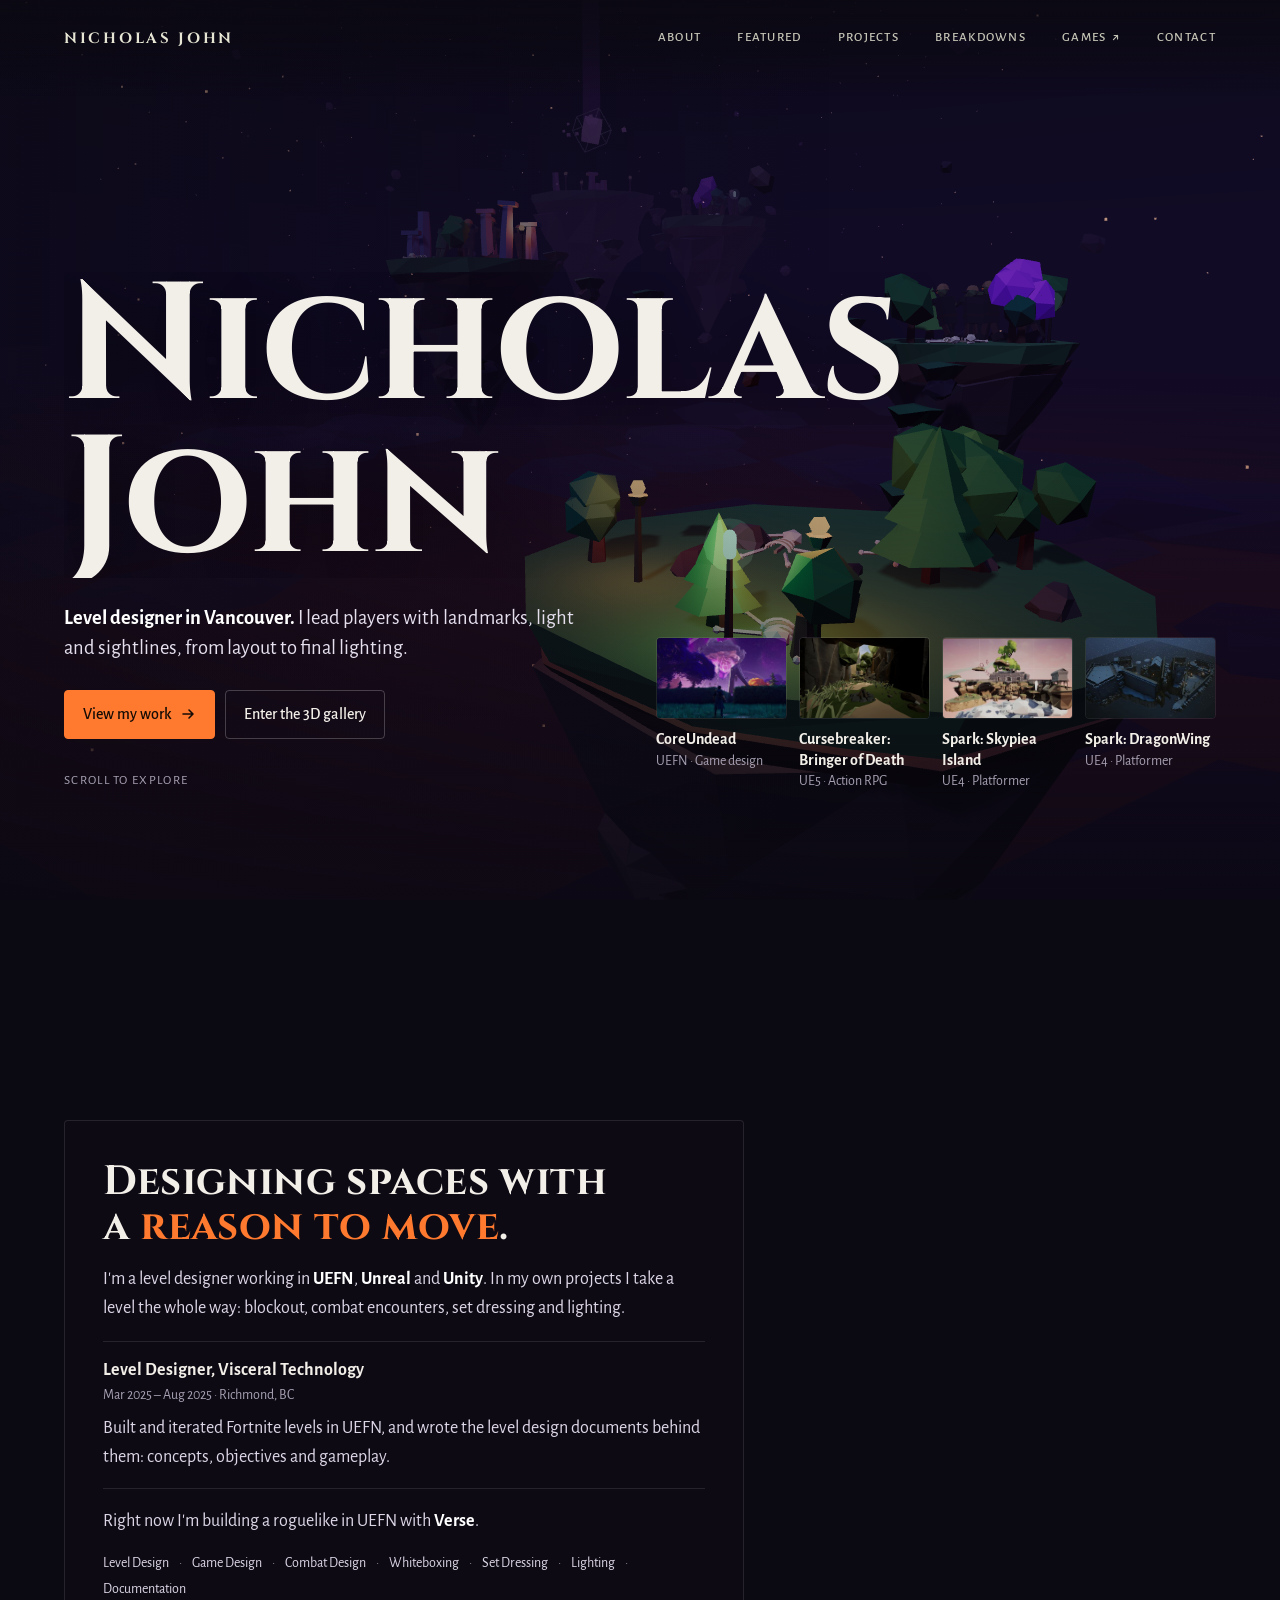
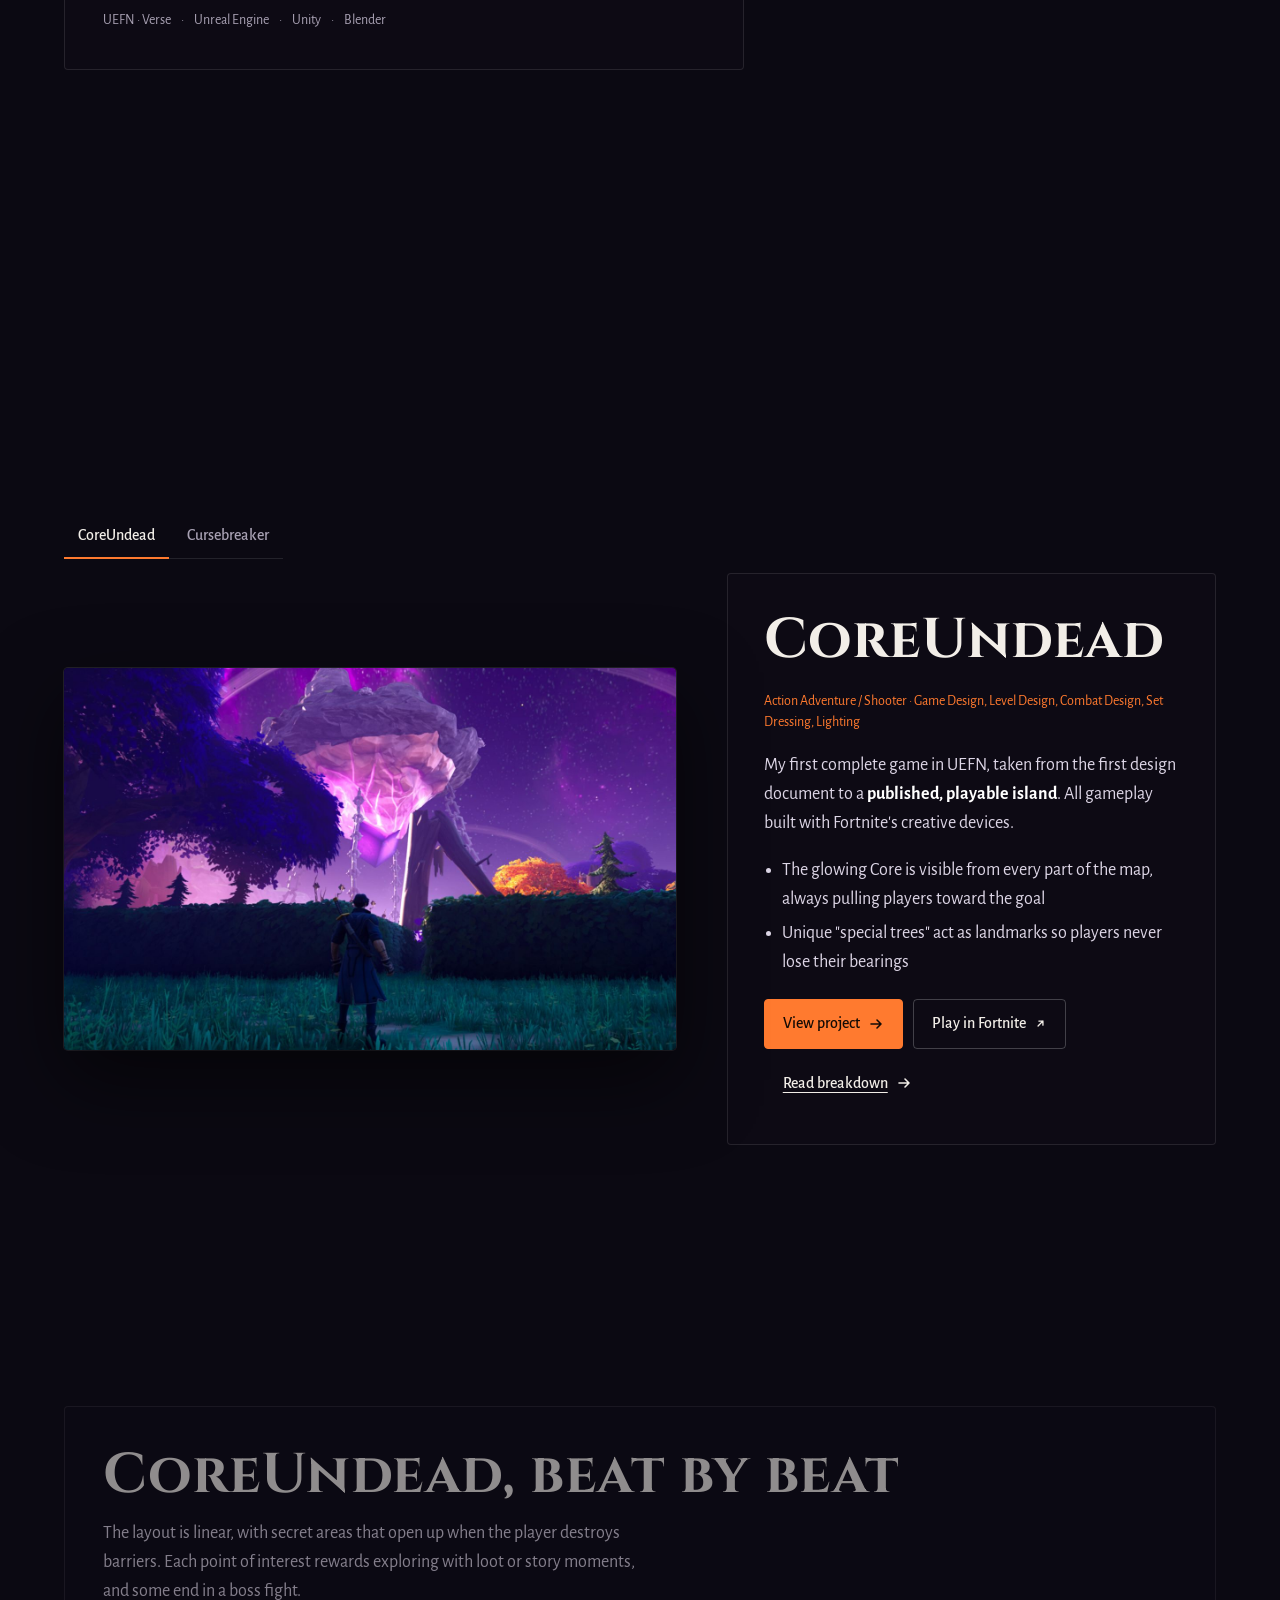
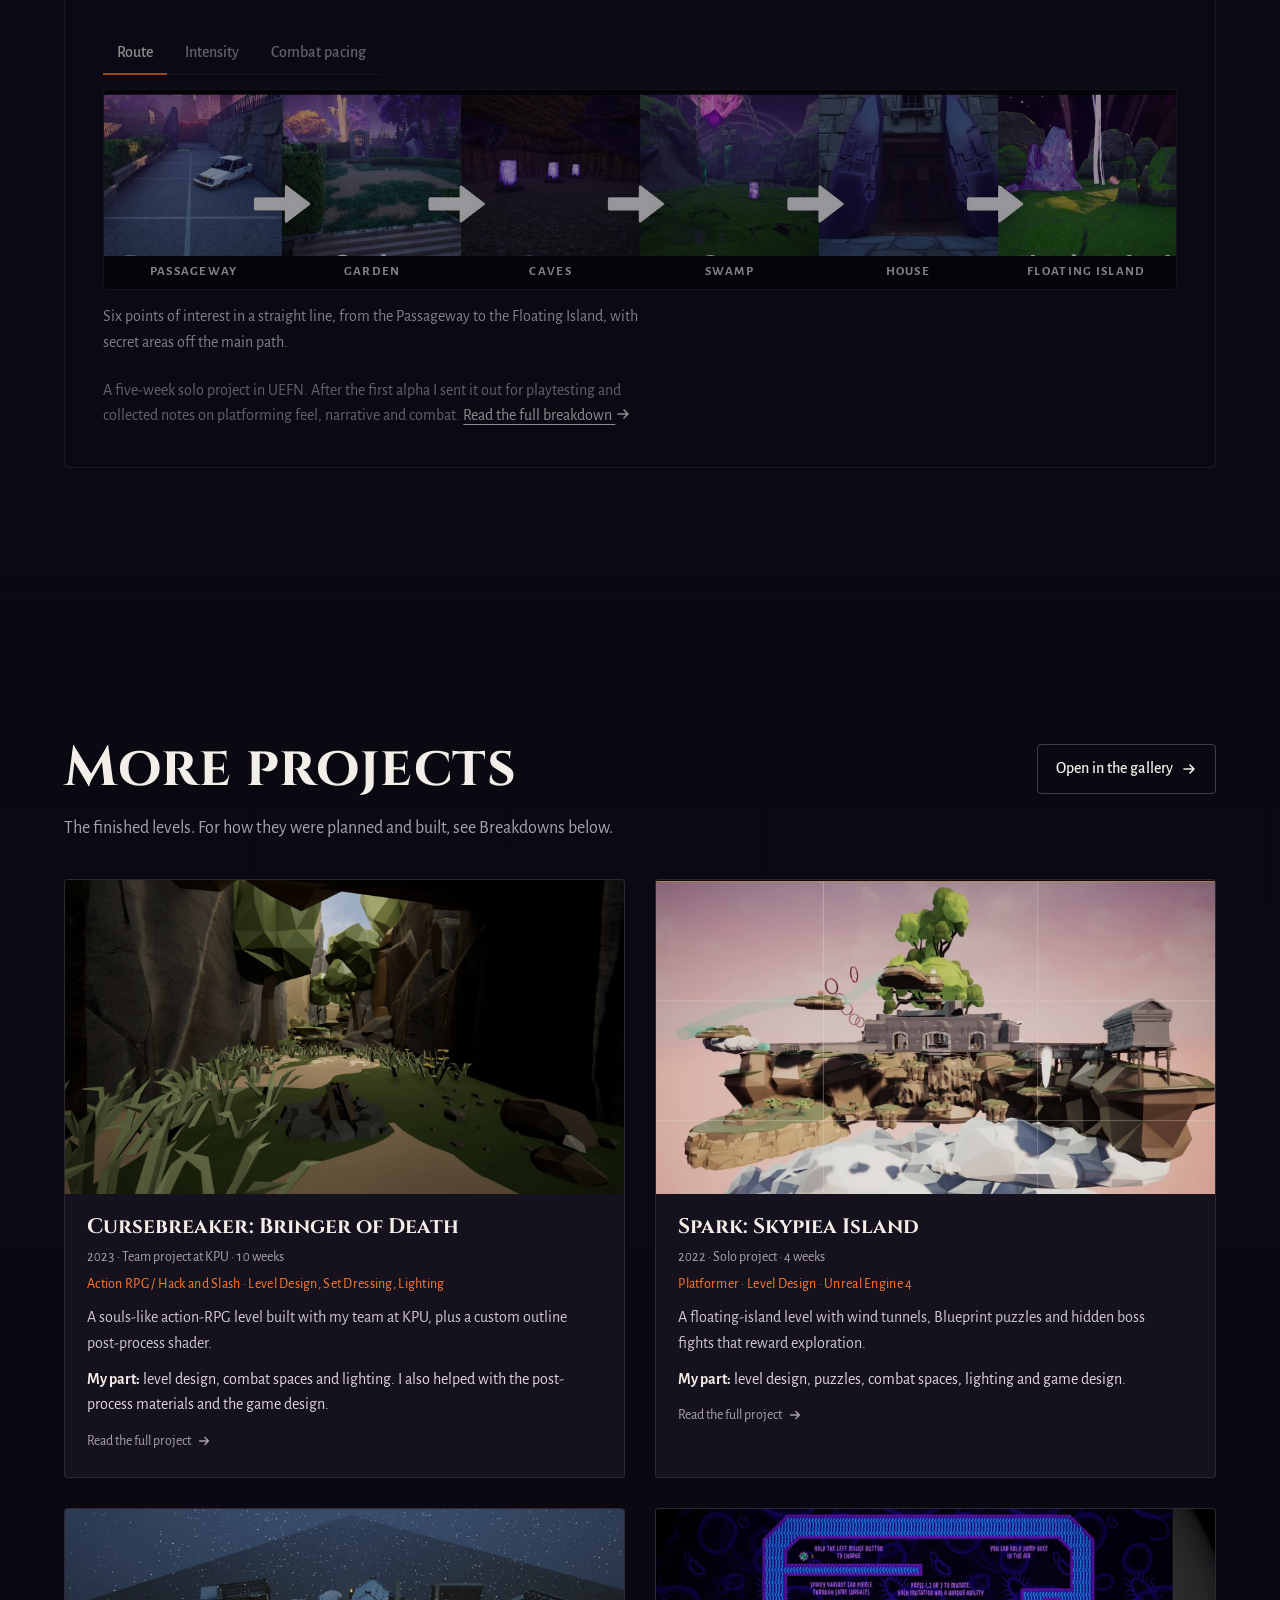
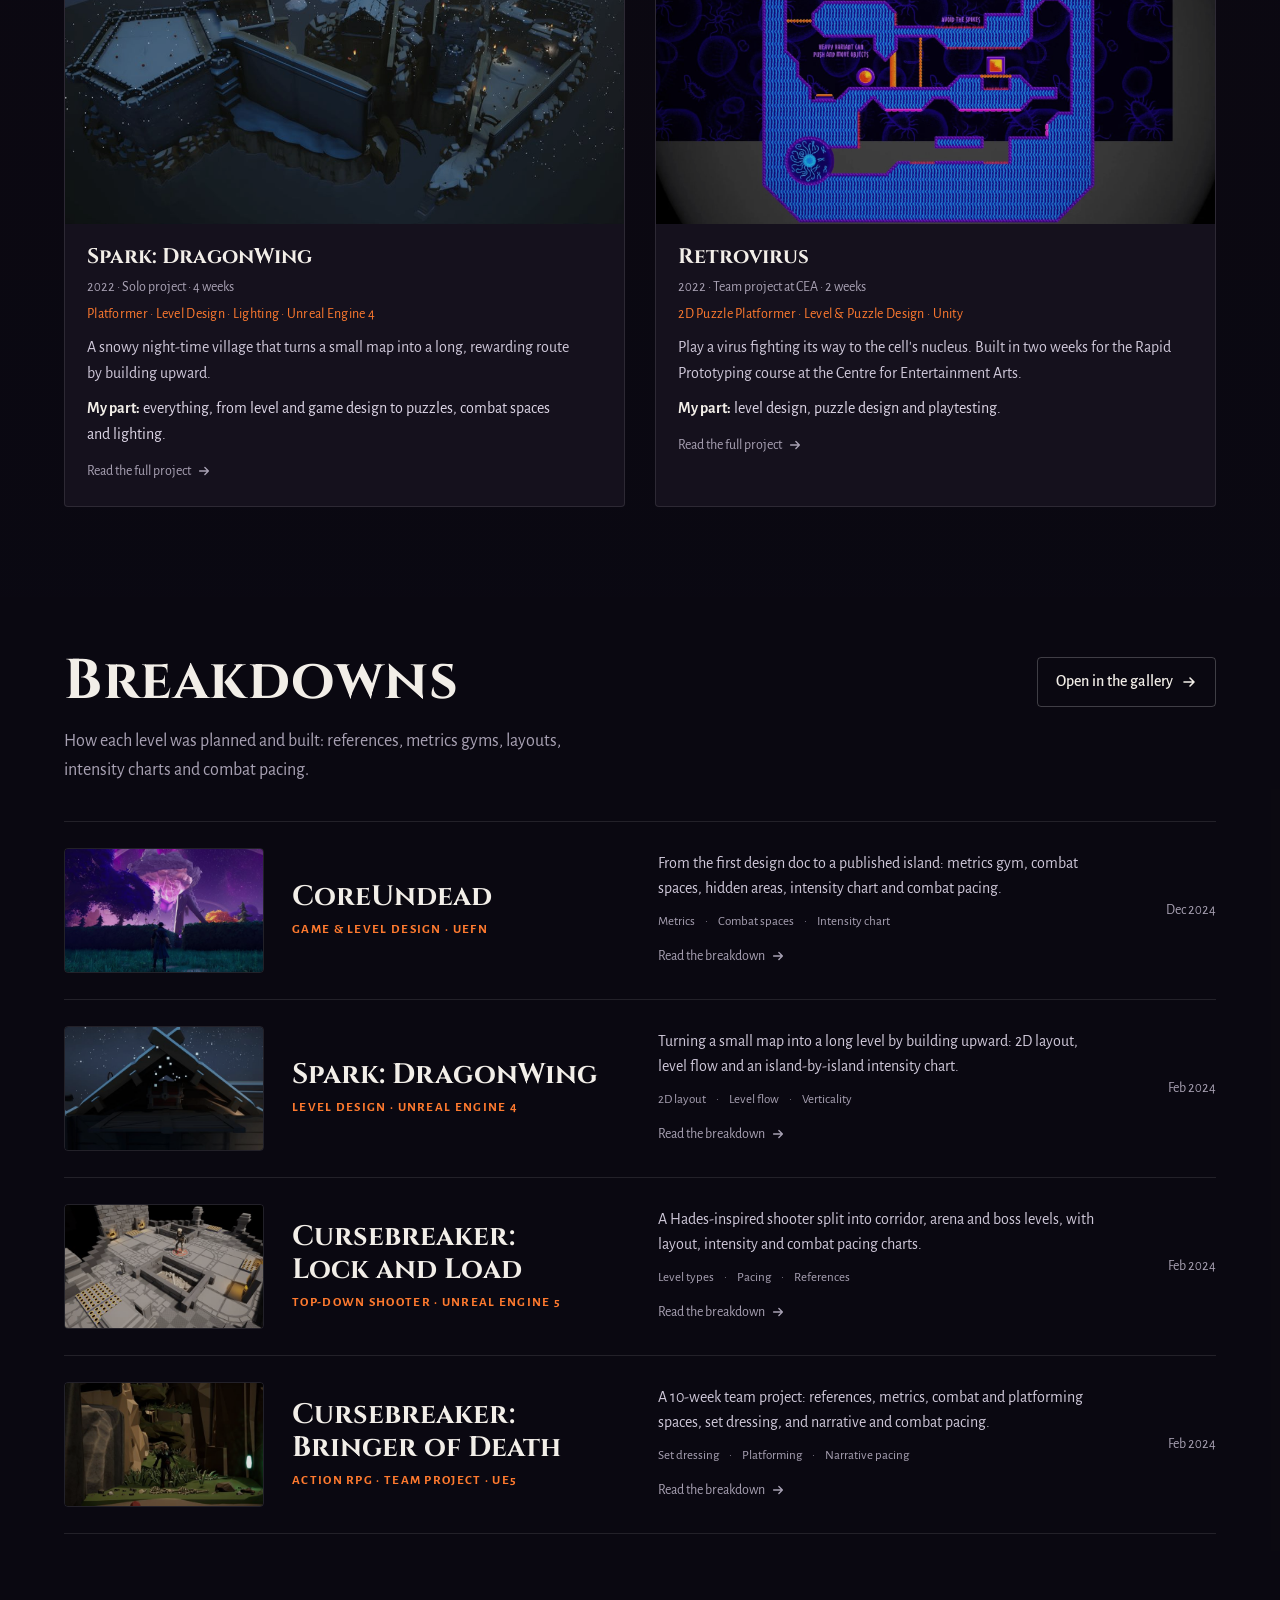
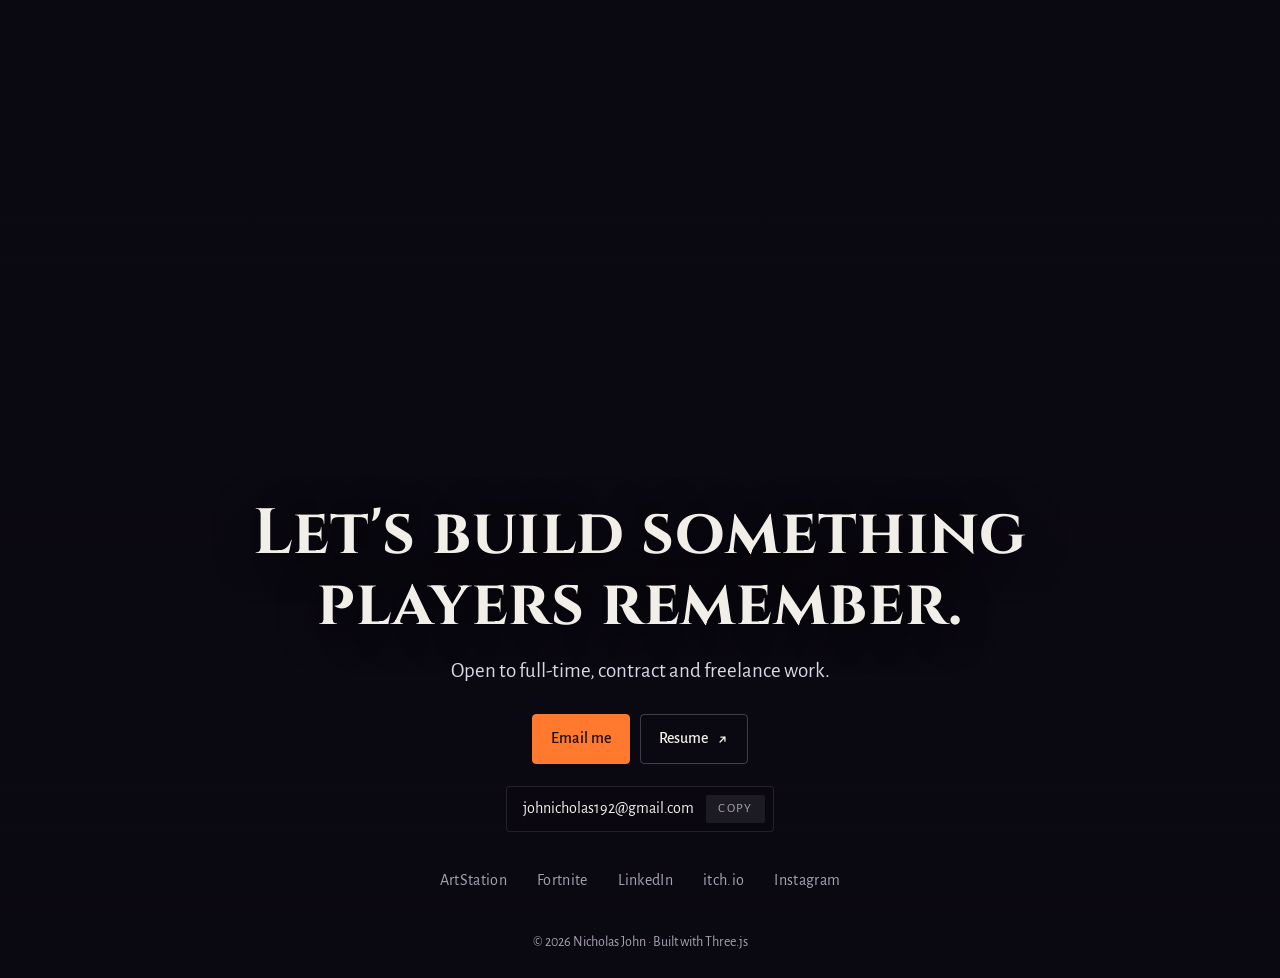
<file: index.html>
<!doctype html>
<html lang="en">
<head>
  <meta charset="utf-8">
  <meta name="viewport" content="width=device-width, initial-scale=1, viewport-fit=cover">
  <title>Nicholas John · Level Designer</title>
  <meta name="description" content="Nicholas John, a level designer in Vancouver building worlds in UEFN, Unreal and Unity.">
  <meta name="theme-color" content="#0b0912">
  <link rel="canonical" href="https://nicholasjohn-portfolio.com/">

  <!-- Link previews (LinkedIn, Discord, Slack, X, iMessage) -->
  <meta property="og:type" content="website">
  <meta property="og:site_name" content="Nicholas John">
  <meta property="og:title" content="Nicholas John · Level Designer">
  <meta property="og:description" content="Level designer in Vancouver building worlds in UEFN, Unreal and Unity. From layout to final lighting.">
  <meta property="og:url" content="https://nicholasjohn-portfolio.com/">
  <meta property="og:image" content="https://cdna.artstation.com/p/assets/images/images/083/726/990/large/nicholas-john-screenshot04.jpg?1736643101">
  <meta property="og:image:alt" content="CoreUndead: a player faces the glowing Core across the level">
  <meta name="twitter:card" content="summary_large_image">

  <!-- Helps search engines show your name and role -->
  <script type="application/ld+json">
  {
    "@context": "https://schema.org",
    "@type": "Person",
    "name": "Nicholas John",
    "jobTitle": "Level Designer",
    "address": { "@type": "PostalAddress", "addressLocality": "Vancouver", "addressCountry": "CA" },
    "url": "https://nicholasjohn-portfolio.com/",
    "sameAs": [
      "https://www.artstation.com/nicholasjohn",
      "https://www.linkedin.com/in/nicholas-johnn",
      "https://accidentalmallu.itch.io/"
    ]
  }
  </script>

  <link rel="preconnect" href="https://fonts.googleapis.com">
  <link rel="preconnect" href="https://fonts.gstatic.com" crossorigin>
  <link href="https://fonts.googleapis.com/css2?family=Cinzel:wght@700&family=Alegreya+Sans:wght@400;500;700&display=swap" rel="stylesheet">
  <link rel="icon" href="favicon.svg" type="image/svg+xml">
  <link rel="modulepreload" href="vendor/three.module.min.js">
  <!-- Failsafe: the loading screen only shows when JavaScript runs, and clears itself
       after 5 seconds even if the 3D scripts fail, so the page is never stuck on black. -->
  <script>
    document.documentElement.classList.add('js');
    setTimeout(function () {
      if (window.startIntro) window.startIntro();   // runs once; does nothing if the 3D already started it
      var l = document.getElementById('loader'); if (l) l.classList.add('done');
    }, 5000);
  </script>
  <link rel="stylesheet" href="style.css?v=27">
</head>
<body>
  <!-- 3D world behind everything -->
  <canvas id="world" aria-hidden="true"></canvas>

  <!-- Intro loader -->
  <div class="loader" id="loader">
    <span class="loader-mark">NJ</span>
    <span class="loader-bar"><i id="loaderFill"></i></span>
  </div>

  <div class="progress" aria-hidden="true"><i id="progressFill"></i></div>

  <header class="nav">
    <a class="nav-logo" href="#top">Nicholas John</a>
    <!-- Menu follows the page order. Items marked nav-wide are hidden on phones (reached by scrolling or from Contact). -->
    <nav aria-label="Sections">
      <a class="nav-wide" href="#about">About</a>
      <a href="#work">Featured</a>
      <a href="#projects">Projects</a>
      <a class="nav-wide" href="#breakdowns">Breakdowns</a>
      <a class="nav-wide nav-games" href="https://accidentalmallu.itch.io/" target="_blank" rel="noopener">Games <span class="ico ico-out" aria-hidden="true"></span><span class="sr-only"> (opens in a new tab)</span></a>
      <a href="#contact">Contact</a>
    </nav>
  </header>

  <main>
    <!-- HERO -->
    <section class="hero" id="top">
      <h1 class="hero-title">
        <span class="line"><span>Nicholas</span></span>
        <span class="line"><span>John</span></span>
      </h1>
      <div class="hero-foot">
        <div class="hero-intro">
          <p class="hero-sub reveal"><strong>Level designer in Vancouver.</strong> I lead players with landmarks, light and sightlines, from layout to final lighting.</p>
          <div class="hero-cta btns reveal">
            <a class="btn primary" href="#work">View my work <span class="ico ico-right" aria-hidden="true"></span></a>
            <a class="btn g-only" href="#work" data-gallery>Enter the 3D gallery</a>
          </div>
          <div class="scroll-hint reveal">Scroll to explore</div>
        </div>
        <!-- First-screen work: each tile scrolls to that project further down the page -->
        <ul class="hero-work reveal" aria-label="Selected projects">
          <li><a href="#work" data-feature="ft-coreundead">
            <img src="img/sm/bd-coreundead.jpg" alt="" width="640" height="334" decoding="async" fetchpriority="high">
            <span class="hw-title">CoreUndead</span><span class="hw-meta">UEFN · Game design</span></a></li>
          <li><a href="#p-bringer">
            <img src="img/sm/bringer.jpg" alt="" width="640" height="427" decoding="async" fetchpriority="high">
            <span class="hw-title">Cursebreaker: Bringer of Death</span><span class="hw-meta">UE5 · Action RPG</span></a></li>
          <li><a href="#p-skypiea">
            <img src="img/sm/skypiea.jpg" alt="" width="640" height="360" decoding="async" fetchpriority="high">
            <span class="hw-title">Spark: Skypiea Island</span><span class="hw-meta">UE4 · Platformer</span></a></li>
          <li><a href="#p-dragonwing">
            <img src="img/sm/dragonwing.jpg" alt="" width="640" height="231" decoding="async" fetchpriority="high">
            <span class="hw-title">Spark: DragonWing</span><span class="hw-meta">UE4 · Platformer</span></a></li>
        </ul>
      </div>
    </section>

    <!-- ABOUT -->
    <section class="panel about" id="about">
      <div class="card glass reveal">
        <h2>Designing spaces with a <em>reason to move</em>.</h2>
        <p>I'm a level designer working in <strong>UEFN</strong>, <strong>Unreal</strong> and <strong>Unity</strong>. In my own projects I take a level the whole way: blockout, combat encounters, set dressing and lighting.</p>
        <div class="about-job">
          <h3>Level Designer, Visceral Technology</h3>
          <p class="about-job-meta">Mar 2025 – Aug 2025 · Richmond, BC</p>
          <p>Built and iterated Fortnite levels in UEFN, and wrote the level design documents behind them: concepts, objectives and gameplay.</p>
        </div>
        <p>Right now I'm building a roguelike in UEFN with <strong>Verse</strong>.</p>
        <div class="chips">
          <span>Level Design</span><span>Game Design</span><span>Combat Design</span>
          <span>Whiteboxing</span><span>Set Dressing</span><span>Lighting</span><span>Documentation</span>
        </div>
        <div class="chips tools">
          <span>UEFN · Verse</span><span>Unreal Engine</span><span>Unity</span><span>Blender</span>
        </div>
      </div>
    </section>

    <!-- FEATURED -->
    <section class="featured" id="work">
      <!-- Featured: switch between CoreUndead and Cursebreaker (tabs work through case.js; without JavaScript only CoreUndead shows) -->
      <div class="featured-wrap reveal">
      <div class="feature-tabs" role="tablist" aria-label="Featured projects">
        <button type="button" role="tab" id="ft-coreundead" aria-controls="feat-coreundead" aria-selected="true">CoreUndead</button>
        <button type="button" role="tab" id="ft-cursebreaker" aria-controls="feat-cursebreaker" aria-selected="false" tabindex="-1">Cursebreaker</button>
      </div>
      <div class="featured-inner" id="feat-coreundead" role="tabpanel" aria-labelledby="ft-coreundead">
        <a class="featured-media" href="coreundead.html">
          <img src="img/coreundead.jpg" alt="CoreUndead: the player faces the glowing Core cube across the level" loading="lazy">
        </a>
        <div class="featured-text">
          <h2>CoreUndead</h2>
          <p class="role">Action Adventure / Shooter · Game Design, Level Design, Combat Design, Set Dressing, Lighting</p>
          <p>My first complete game in UEFN, taken from the first design document to a <strong>published, playable island</strong>. All gameplay built with Fortnite's creative devices.</p>
          <ul class="highlights">
            <li>The glowing Core is visible from every part of the map, always pulling players toward the goal</li>
            <li>Unique "special trees" act as landmarks so players never lose their bearings</li>
          </ul>
          <div class="btns">
            <a class="btn primary" href="coreundead.html">View project <span class="ico ico-right" aria-hidden="true"></span></a>
            <a class="btn" href="https://www.fortnite.com/@nocogames/9981-8767-7616" target="_blank" rel="noopener">Play in Fortnite <span class="ico ico-out" aria-hidden="true"></span><span class="sr-only"> (opens in a new tab)</span></a>
            <a class="btn ghost" href="coreundead-breakdown.html">Read breakdown <span class="ico ico-right" aria-hidden="true"></span></a>
          </div>
        </div>
      </div>
      <div class="featured-inner" id="feat-cursebreaker" role="tabpanel" aria-labelledby="ft-cursebreaker" hidden>
        <a class="featured-media" href="cursebreaker.html">
          <img src="img/bringer.jpg" alt="Cursebreaker: Bringer of Death, a path winding through a rocky canyon" loading="lazy">
        </a>
        <div class="featured-text">
          <h2>Cursebreaker: Bringer of Death</h2>
          <p class="role">Action RPG / Hack and Slash · Level Design, Combat Spaces, Set Dressing, Lighting</p>
          <p class="featured-meta">2023 · Team project at KPU · 10 weeks</p>
          <p>A souls-like action-RPG level built with my team at KPU, plus a custom outline post-process shader.</p>
          <ul class="highlights">
            <li><strong>My part:</strong> level design, combat spaces and lighting. I also helped with the post-process materials and the game design.</li>
          </ul>
          <div class="btns">
            <a class="btn primary" href="cursebreaker.html">View project <span class="ico ico-right" aria-hidden="true"></span></a>
            <a class="btn ghost" href="cursebreaker-breakdown.html">Read breakdown <span class="ico ico-right" aria-hidden="true"></span></a>
          </div>
        </div>
      </div>
      </div>
    </section>

    <!-- COREUNDEAD CASE STUDY: the level's route, intensity and combat pacing over the same six points of interest -->
    <section class="case" id="process" aria-label="Beat by beat">
      <!-- Each featured project has its own beat-by-beat; the Featured tabs switch between them -->
      <div class="case-inner reveal" id="case-coreundead">
        <div class="case-head">
          <h2 id="case-title">CoreUndead, beat by beat</h2>
          <p class="lede">The layout is linear, with secret areas that open up when the player destroys barriers. Each point of interest rewards exploring with loot or story moments, and some end in a boss fight.</p>
        </div>

        <div class="case-tabs" role="tablist" aria-label="CoreUndead level charts">
          <button type="button" role="tab" id="cs-tab-route" aria-controls="cs-panel" aria-selected="true" data-view="route">Route</button>
          <button type="button" role="tab" id="cs-tab-intensity" aria-controls="cs-panel" aria-selected="false" tabindex="-1" data-view="intensity">Intensity</button>
          <button type="button" role="tab" id="cs-tab-combat" aria-controls="cs-panel" aria-selected="false" tabindex="-1" data-view="combat">Combat<span class="tab-extra"> pacing</span></button>
        </div>

        <figure class="case-strip" id="cs-panel" role="tabpanel" aria-labelledby="cs-tab-route" data-view="route">
          <div class="case-scroll" tabindex="0" aria-label="CoreUndead level chart">
            <div class="case-frames">
              <img class="cs-route" src="img/cu-layout.jpg" width="1920" height="336" loading="lazy" decoding="async"
                alt="The six points of interest in order: Passageway, Garden, Caves, Swamp, House, Floating Island.">
              <img class="cs-intensity" aria-hidden="true" src="img/cu-intensity.jpg" width="1920" height="336" loading="lazy" decoding="async"
                alt="Intensity chart: low through the Passageway and Garden, rising through the Caves to a peak in the Swamp, dipping in the House, and climbing again at the Floating Island.">
              <img class="cs-combat" aria-hidden="true" src="img/cu-combat.jpg" width="1920" height="336" loading="lazy" decoding="async"
                alt="Combat pacing chart: flat through the Passageway and Garden, a spike in the Caves, a low in the Swamp, then high from the House to the Floating Island.">
              <i class="case-scale" aria-hidden="true"><b>High</b><b>Low</b></i>
            </div>
            <!-- Area names as text (the images are cropped above their baked-in labels) -->
            <ol class="case-labels case-labels-full" aria-hidden="true">
              <li>Passageway</li><li>Garden</li><li>Caves</li><li>Swamp</li><li>House</li><li>Floating Island</li>
            </ol>
            <!-- Phones and tablets: the same chart split into two rows of three areas, so the whole curve fits without scrolling -->
            <div class="case-rows" aria-hidden="true">
              <div class="case-row">
                <span class="case-img"><i class="case-scale"><b>High</b><b>Low</b></i></span>
                <ol class="case-labels"><li>Passageway</li><li>Garden</li><li>Caves</li></ol>
              </div>
              <div class="case-row">
                <span class="case-img"><i class="case-scale"><b>High</b><b>Low</b></i></span>
                <ol class="case-labels"><li>Swamp</li><li>House</li><li>Floating Island</li></ol>
              </div>
            </div>
          </div>
          <figcaption>
            <div class="cs-cap cs-route">Six points of interest in a straight line, from the Passageway to the Floating Island, with secret areas off the main path.</div>
            <div class="cs-cap cs-intensity">
              <p>Intensity builds through the Caves to its peak in the Swamp, drops in the House, then climbs again for the Floating Island finale. The Swamp's peak doesn't come from enemies: it comes from a pressure mechanic I keep secret from players.</p>
              <details class="spoiler">
                <summary><span class="if-closed">Reveal the spoiler</span><span class="if-open">Hide the spoiler</span></summary>
                <p>The water keeps rising on a timer, and the player has to reach the end of the Swamp before it does. The pressure comes from the clock, not from enemies, which is why combat drops right where intensity peaks.</p>
              </details>
            </div>
            <div class="cs-cap cs-combat">Combat spikes in the Caves and eases off in the Swamp, where the pressure comes from somewhere else, then stays high from the House to the end.</div>
          </figcaption>
        </figure>

        <p class="case-note">A five-week solo project in UEFN. After the first alpha I sent it out for playtesting and collected notes on platforming feel, narrative and combat. <a href="coreundead-breakdown.html">Read the full breakdown <span class="ico ico-right" aria-hidden="true"></span></a></p>
      </div>

      <div class="case-inner" id="case-cursebreaker" hidden>
        <div class="case-head">
          <h2>Cursebreaker, beat by beat</h2>
          <p class="lede">The layout is linear, with secret areas reached by platforming. Each point of interest rewards exploring with loot or story moments, and every area ends in a boss fight or an arena fight.</p>
        </div>

        <div class="case-tabs" role="tablist" aria-label="Cursebreaker level charts">
          <button type="button" role="tab" id="cb-tab-route" aria-controls="cb-panel" aria-selected="true" data-view="route">Route</button>
          <button type="button" role="tab" id="cb-tab-intensity" aria-controls="cb-panel" aria-selected="false" tabindex="-1" data-view="intensity">Intensity</button>
          <button type="button" role="tab" id="cb-tab-narrative" aria-controls="cb-panel" aria-selected="false" tabindex="-1" data-view="narrative">Narrative</button>
          <button type="button" role="tab" id="cb-tab-combat" aria-controls="cb-panel" aria-selected="false" tabindex="-1" data-view="combat">Combat<span class="tab-extra"> pacing</span></button>
        </div>

        <figure class="case-strip" id="cb-panel" role="tabpanel" aria-labelledby="cb-tab-route" data-view="route">
          <div class="cb-frames">
            <img class="cs-route" src="img/cb-route.jpg" width="1920" height="870" loading="lazy" decoding="async"
              alt="The route through six areas: the Entrance, the Plains, the Cliffs and the Cave, then down into the Ruins and on to the Golem Temple.">
            <img class="cs-intensity" aria-hidden="true" src="img/cb-intensity.jpg" width="1920" height="605" loading="lazy" decoding="async"
              alt="Intensity chart: dropping from the Plains to a low in the Cliffs, slightly higher in the Cave, peaking in the Ruins and staying high at the Golem Temple.">
            <img class="cs-narrative" aria-hidden="true" src="img/cb-narrative.jpg" width="1920" height="605" loading="lazy" decoding="async"
              alt="Narrative pacing chart: easing down from the Plains through the Cliffs to a low in the Cave, rising through the Ruins to its highest point at the Golem Temple.">
            <img class="cs-combat" aria-hidden="true" src="img/cb-combat.jpg" width="1920" height="605" loading="lazy" decoding="async"
              alt="Combat pacing chart: easing down from the Plains to its lowest in the Cave, peaking in the Ruins and easing slightly at the Golem Temple.">
          </div>
          <!-- Phones and tablets: each chart split into rows so the area names stay readable -->
          <div class="cb-rows" aria-hidden="true">
            <div class="cb-set" data-for="route">
              <span style="--img:url('img/cb-route.jpg'); aspect-ratio: 910 / 360; background-size: 211% auto; background-position: 0% 0%;"></span>
              <span style="--img:url('img/cb-route.jpg'); aspect-ratio: 910 / 360; background-size: 211% auto; background-position: 100% 0%;"></span>
              <span style="--img:url('img/cb-route.jpg'); aspect-ratio: 910 / 385; background-size: 211% auto; background-position: 100% 98%;"></span>
            </div>
            <div class="cb-set" data-for="intensity">
              <span style="--img:url('img/cb-intensity.jpg'); aspect-ratio: 1160 / 605; background-size: 165.5% auto; background-position: 0% 0%;"></span>
              <span style="--img:url('img/cb-intensity.jpg'); aspect-ratio: 760 / 605; width: 65.5%; background-size: 252.6% auto; background-position: 100% 0%;"></span>
            </div>
            <div class="cb-set" data-for="narrative">
              <span style="--img:url('img/cb-narrative.jpg'); aspect-ratio: 1160 / 605; background-size: 165.5% auto; background-position: 0% 0%;"></span>
              <span style="--img:url('img/cb-narrative.jpg'); aspect-ratio: 760 / 605; width: 65.5%; background-size: 252.6% auto; background-position: 100% 0%;"></span>
            </div>
            <div class="cb-set" data-for="combat">
              <span style="--img:url('img/cb-combat.jpg'); aspect-ratio: 1160 / 605; background-size: 165.5% auto; background-position: 0% 0%;"></span>
              <span style="--img:url('img/cb-combat.jpg'); aspect-ratio: 760 / 605; width: 65.5%; background-size: 252.6% auto; background-position: 100% 0%;"></span>
            </div>
          </div>
          <figcaption>
            <div class="cs-cap cs-route">Six areas, from the Entrance through the Plains, Cliffs and Cave, then down into the Ruins and on to the Golem Temple.</div>
            <div class="cs-cap cs-intensity">Intensity dips through the Cliffs and Cave, then peaks in the Ruins and stays high into the Golem Temple.</div>
            <div class="cs-cap cs-narrative">Story beats ease off through the Cliffs to a low in the Cave, then build through the Ruins to their highest point at the Golem Temple.</div>
            <div class="cs-cap cs-combat">Combat drops to its lowest in the Cave, peaks in the Ruins, and eases slightly for the Golem Temple.</div>
          </figcaption>
        </figure>

        <p class="case-note">A 10-week team project for the Advanced Game Design course at KPU. With more time, I'd make the cave-to-ruins connection larger and add a small hub area to explore. <a href="cursebreaker-breakdown.html">Read the full breakdown <span class="ico ico-right" aria-hidden="true"></span></a></p>
      </div>
    </section>

    <!-- PROJECTS -->
    <section class="projects" id="projects">
      <div class="projects-head reveal">
        <div class="head-row">
          <h2>More projects</h2>
          <a class="btn g-only" href="#projects" data-gallery>Open in the gallery <span class="ico ico-right" aria-hidden="true"></span></a>
        </div>
        <p class="lede">The finished levels. For how they were planned and built, see Breakdowns below.</p>
      </div>
      <!-- Projects: edit or add cards here. The 3D gallery reads its list from these cards. -->
      <div class="grid" id="grid">
        <a class="proj reveal" id="p-bringer" href="cursebreaker.html">
          <div class="proj-img"><img src="img/bringer.jpg" alt="" loading="lazy" decoding="async" width="1600" height="900"></div>
          <div class="proj-body">
            <h3>Cursebreaker: Bringer of Death</h3>
            <p class="proj-meta">2023 · Team project at KPU · 10 weeks</p>
            <p class="proj-role">Action RPG / Hack and Slash · Level Design, Set Dressing, Lighting</p>
            <p>A souls-like action-RPG level built with my team at KPU, plus a custom outline post-process shader.</p>
            <p class="proj-did"><strong>My part:</strong> level design, combat spaces and lighting. I also helped with the post-process materials and the game design.</p>
            <span class="ext-label">Read the full project <span class="ico ico-right" aria-hidden="true"></span></span>
          </div>
        </a>
        <a class="proj reveal" id="p-skypiea" href="skypiea.html">
          <div class="proj-img"><img src="img/skypiea.jpg" alt="" loading="lazy" decoding="async" width="1600" height="900"></div>
          <div class="proj-body">
            <h3>Spark: Skypiea Island</h3>
            <p class="proj-meta">2022 · Solo project · 4 weeks</p>
            <p class="proj-role">Platformer · Level Design · Unreal Engine 4</p>
            <p>A floating-island level with wind tunnels, Blueprint puzzles and hidden boss fights that reward exploration.</p>
            <p class="proj-did"><strong>My part:</strong> level design, puzzles, combat spaces, lighting and game design.</p>
            <span class="ext-label">Read the full project <span class="ico ico-right" aria-hidden="true"></span></span>
          </div>
        </a>
        <a class="proj reveal" id="p-dragonwing" href="dragonwing.html">
          <div class="proj-img"><img src="img/dragonwing.jpg" alt="" loading="lazy" decoding="async" width="1600" height="900"></div>
          <div class="proj-body">
            <h3>Spark: DragonWing</h3>
            <p class="proj-meta">2022 · Solo project · 4 weeks</p>
            <p class="proj-role">Platformer · Level Design · Lighting · Unreal Engine 4</p>
            <p>A snowy night-time village that turns a small map into a long, rewarding route by building upward.</p>
            <p class="proj-did"><strong>My part:</strong> everything, from level and game design to puzzles, combat spaces and lighting.</p>
            <span class="ext-label">Read the full project <span class="ico ico-right" aria-hidden="true"></span></span>
          </div>
        </a>
        <a class="proj reveal" id="p-retrovirus" href="retrovirus.html">
          <div class="proj-img"><img src="img/retrovirus.jpg" alt="" loading="lazy" decoding="async" width="1600" height="900"></div>
          <div class="proj-body">
            <h3>Retrovirus</h3>
            <p class="proj-meta">2022 · Team project at CEA · 2 weeks</p>
            <p class="proj-role">2D Puzzle Platformer · Level &amp; Puzzle Design · Unity</p>
            <p>Play a virus fighting its way to the cell's nucleus. Built in two weeks for the Rapid Prototyping course at the Centre for Entertainment Arts.</p>
            <p class="proj-did"><strong>My part:</strong> level design, puzzle design and playtesting.</p>
            <span class="ext-label">Read the full project <span class="ico ico-right" aria-hidden="true"></span></span>
          </div>
        </a>
      </div>
    </section>

    <!-- BREAKDOWNS -->
    <section class="breakdowns" id="breakdowns">
      <div class="projects-head reveal">
        <div class="head-row">
          <h2>Breakdowns</h2>
          <a class="btn g-only" href="#breakdowns" data-gallery="breakdowns">Open in the gallery <span class="ico ico-right" aria-hidden="true"></span></a>
        </div>
        <p class="lede">How each level was planned and built: references, metrics gyms, layouts, intensity charts and combat pacing.</p>
      </div>
      <!-- Breakdowns: edit or add rows here. data-img is the small preview; the gallery uses the full-size copy in img/. -->
      <ol class="bd-list" id="bdList">
        <li class="bd-item reveal">
          <a class="bd-link" href="coreundead-breakdown.html" data-img="img/sm/bd-coreundead.jpg">
            <div class="bd-thumb"><img src="img/sm/bd-coreundead.jpg" alt="" loading="lazy" decoding="async" width="640" height="400"></div>
            <div><h3 class="bd-title">CoreUndead</h3><span class="bd-sub">Game &amp; Level Design · UEFN</span></div>
            <div>
              <p class="bd-sum">From the first design doc to a published island: metrics gym, combat spaces, hidden areas, intensity chart and combat pacing.</p>
              <div class="bd-tags"><span>Metrics</span><span>Combat spaces</span><span>Intensity chart</span></div>
              <span class="ext-label">Read the breakdown <span class="ico ico-right" aria-hidden="true"></span></span>
            </div>
            <span class="bd-date">Dec 2024</span>
          </a>
        </li>
        <li class="bd-item reveal">
          <a class="bd-link" href="dragonwing-breakdown.html" data-img="img/sm/bd-dragonwing.jpg">
            <div class="bd-thumb"><img src="img/sm/bd-dragonwing.jpg" alt="" loading="lazy" decoding="async" width="640" height="400"></div>
            <div><h3 class="bd-title">Spark: DragonWing</h3><span class="bd-sub">Level Design · Unreal Engine 4</span></div>
            <div>
              <p class="bd-sum">Turning a small map into a long level by building upward: 2D layout, level flow and an island-by-island intensity chart.</p>
              <div class="bd-tags"><span>2D layout</span><span>Level flow</span><span>Verticality</span></div>
              <span class="ext-label">Read the breakdown <span class="ico ico-right" aria-hidden="true"></span></span>
            </div>
            <span class="bd-date">Feb 2024</span>
          </a>
        </li>
        <li class="bd-item reveal">
          <a class="bd-link" href="lockandload-breakdown.html" data-img="img/sm/bd-lockandload.jpg">
            <div class="bd-thumb"><img src="img/sm/bd-lockandload.jpg" alt="" loading="lazy" decoding="async" width="640" height="400"></div>
            <div><h3 class="bd-title">Cursebreaker: Lock and Load</h3><span class="bd-sub">Top-down Shooter · Unreal Engine 5</span></div>
            <div>
              <p class="bd-sum">A Hades-inspired shooter split into corridor, arena and boss levels, with layout, intensity and combat pacing charts.</p>
              <div class="bd-tags"><span>Level types</span><span>Pacing</span><span>References</span></div>
              <span class="ext-label">Read the breakdown <span class="ico ico-right" aria-hidden="true"></span></span>
            </div>
            <span class="bd-date">Feb 2024</span>
          </a>
        </li>
        <li class="bd-item reveal">
          <a class="bd-link" href="cursebreaker-breakdown.html" data-img="img/sm/bd-bringer.jpg">
            <div class="bd-thumb"><img src="img/sm/bd-bringer.jpg" alt="" loading="lazy" decoding="async" width="640" height="400"></div>
            <div><h3 class="bd-title">Cursebreaker: Bringer of Death</h3><span class="bd-sub">Action RPG · Team project · UE5</span></div>
            <div>
              <p class="bd-sum">A 10-week team project: references, metrics, combat and platforming spaces, set dressing, and narrative and combat pacing.</p>
              <div class="bd-tags"><span>Set dressing</span><span>Platforming</span><span>Narrative pacing</span></div>
              <span class="ext-label">Read the breakdown <span class="ico ico-right" aria-hidden="true"></span></span>
            </div>
            <span class="bd-date">Feb 2024</span>
          </a>
        </li>
      </ol>
    </section>

    <!-- CONTACT -->
    <section class="contact" id="contact">
      <div class="contact-inner reveal">
        <h2>Let's build something <br>players remember.</h2>
        <p class="contact-note">Open to full-time, contract and freelance work.</p>
        <div class="btns center">
          <!-- The email address is assembled in main.js (CONTACT_EMAIL) so spam bots can't read it from the HTML -->
          <a class="btn primary js-email" href="https://www.artstation.com/nicholasjohn" target="_blank" rel="noopener">Get in touch</a>
          <a class="btn" href="Nicholas_John_Level_Designer_Resume.pdf" target="_blank" rel="noopener">Resume <span class="ico ico-out" aria-hidden="true"></span><span class="sr-only"> (PDF, opens in a new tab)</span></a>
        </div>
        <button class="email-line" id="emailLine" type="button" hidden>
          <span id="emailText"></span><span class="email-copy" id="emailCopy" aria-live="polite">Copy</span>
        </button>
        <div class="socials">
          <a href="https://www.artstation.com/nicholasjohn" target="_blank" rel="noopener">ArtStation</a>
          <a href="https://www.fortnite.com/@nocogames" target="_blank" rel="noopener">Fortnite</a>
          <a href="https://www.linkedin.com/in/nicholas-johnn" target="_blank" rel="noopener">LinkedIn</a>
          <a href="https://accidentalmallu.itch.io/" target="_blank" rel="noopener">itch.io</a>
          <a href="https://www.instagram.com/nocogames_" target="_blank" rel="noopener">Instagram</a>
        </div>
      </div>
      <footer>© 2026 Nicholas John · Built with Three.js</footer>
    </section>
  </main>


  <script src="case.js?v=27"></script>
  <script src="nav.js?v=27"></script>
  <script src="vendor/gsap.min.js"></script>
  <script src="vendor/ScrollTrigger.min.js"></script>
  <script src="ui.js?v=27"></script>
  <!-- Bump ?v= on these when the files change, so browsers never mix a new page with an old cached script -->
  <script type="module" src="main.js?v=27"></script>
</body>
</html>
</file>
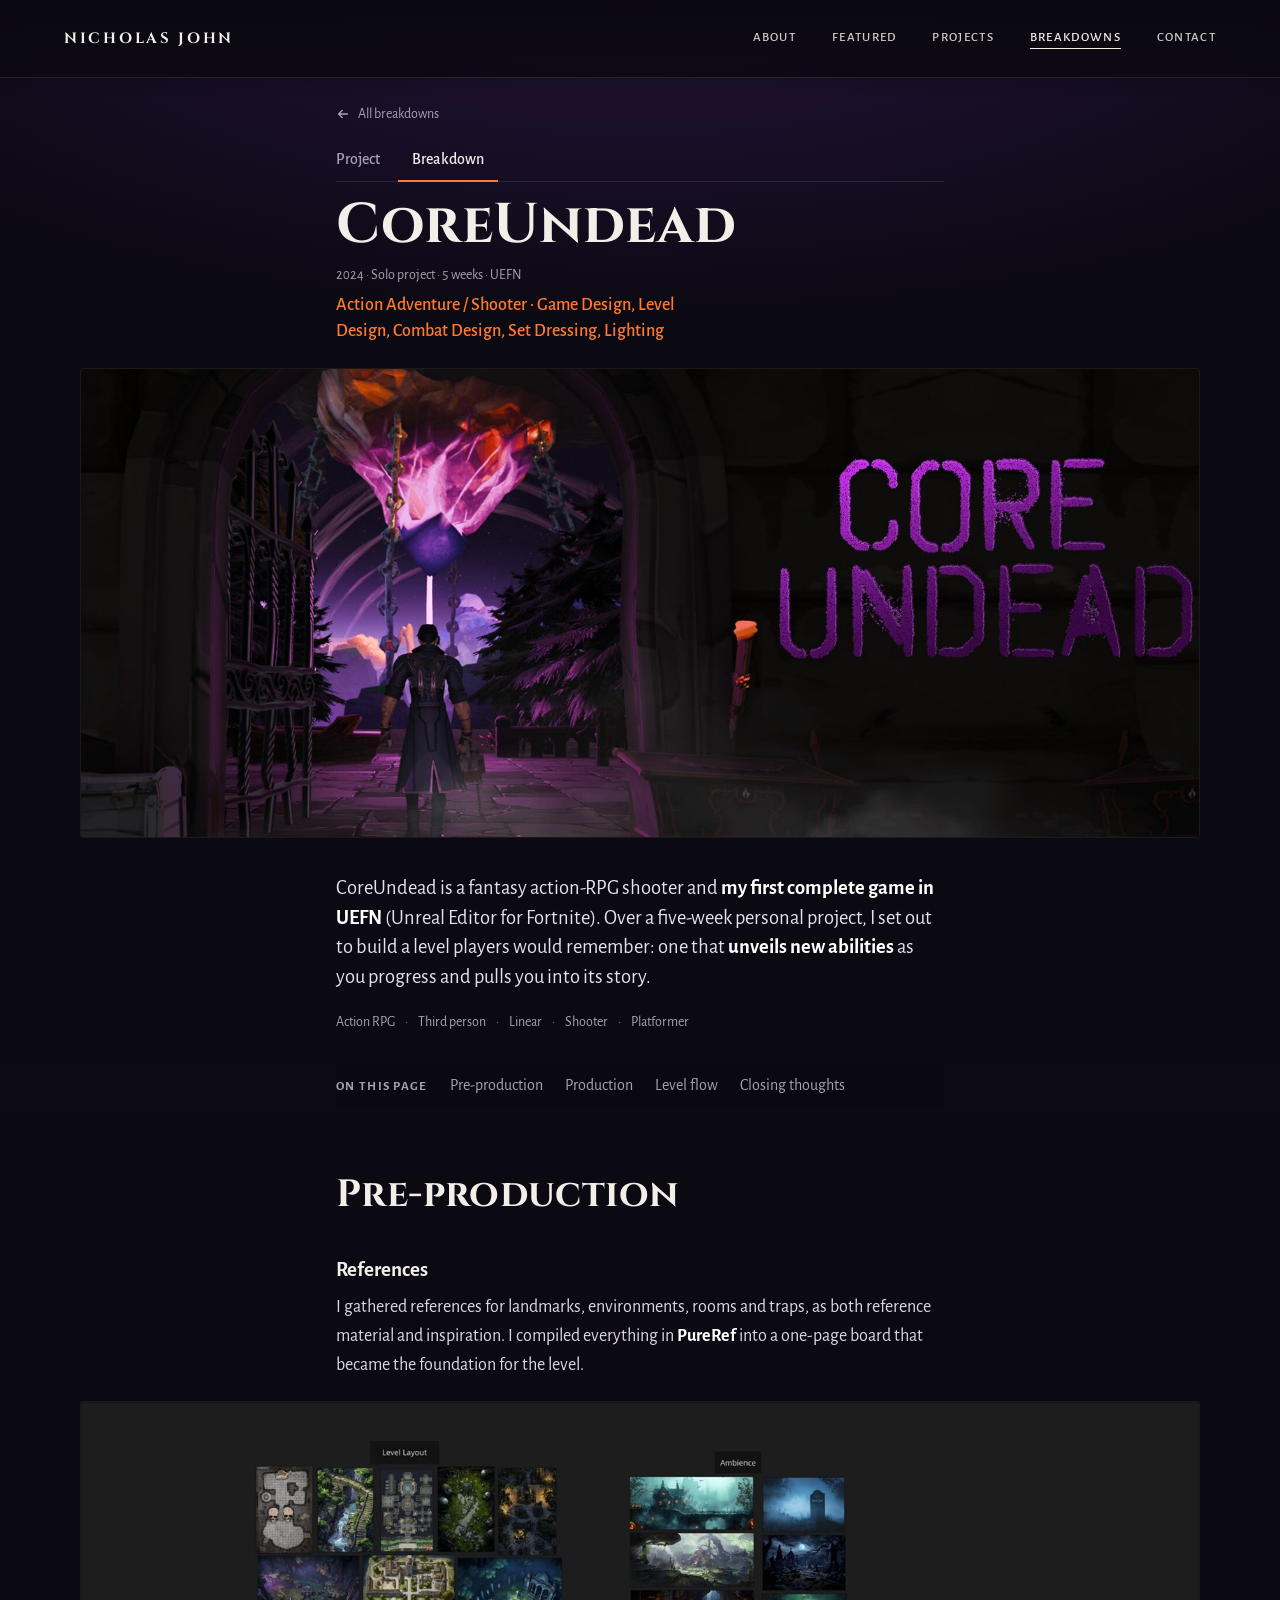
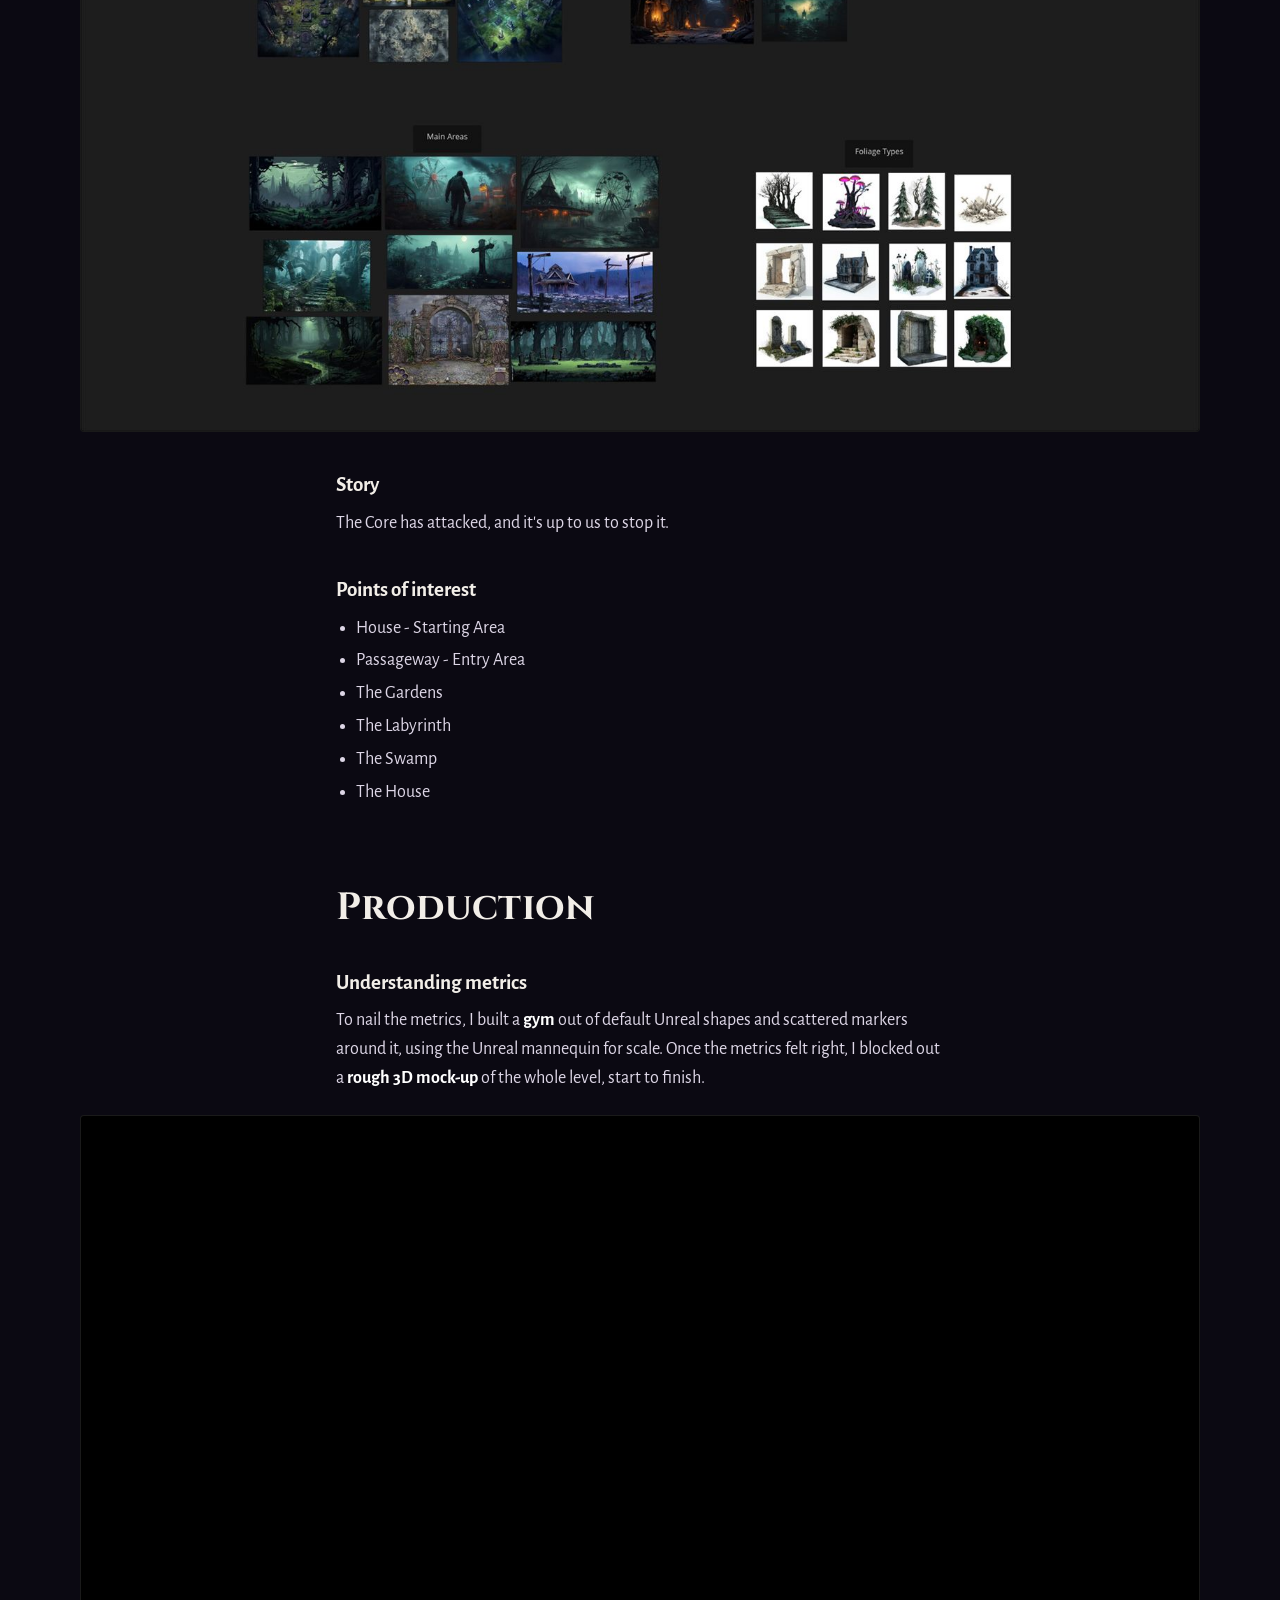
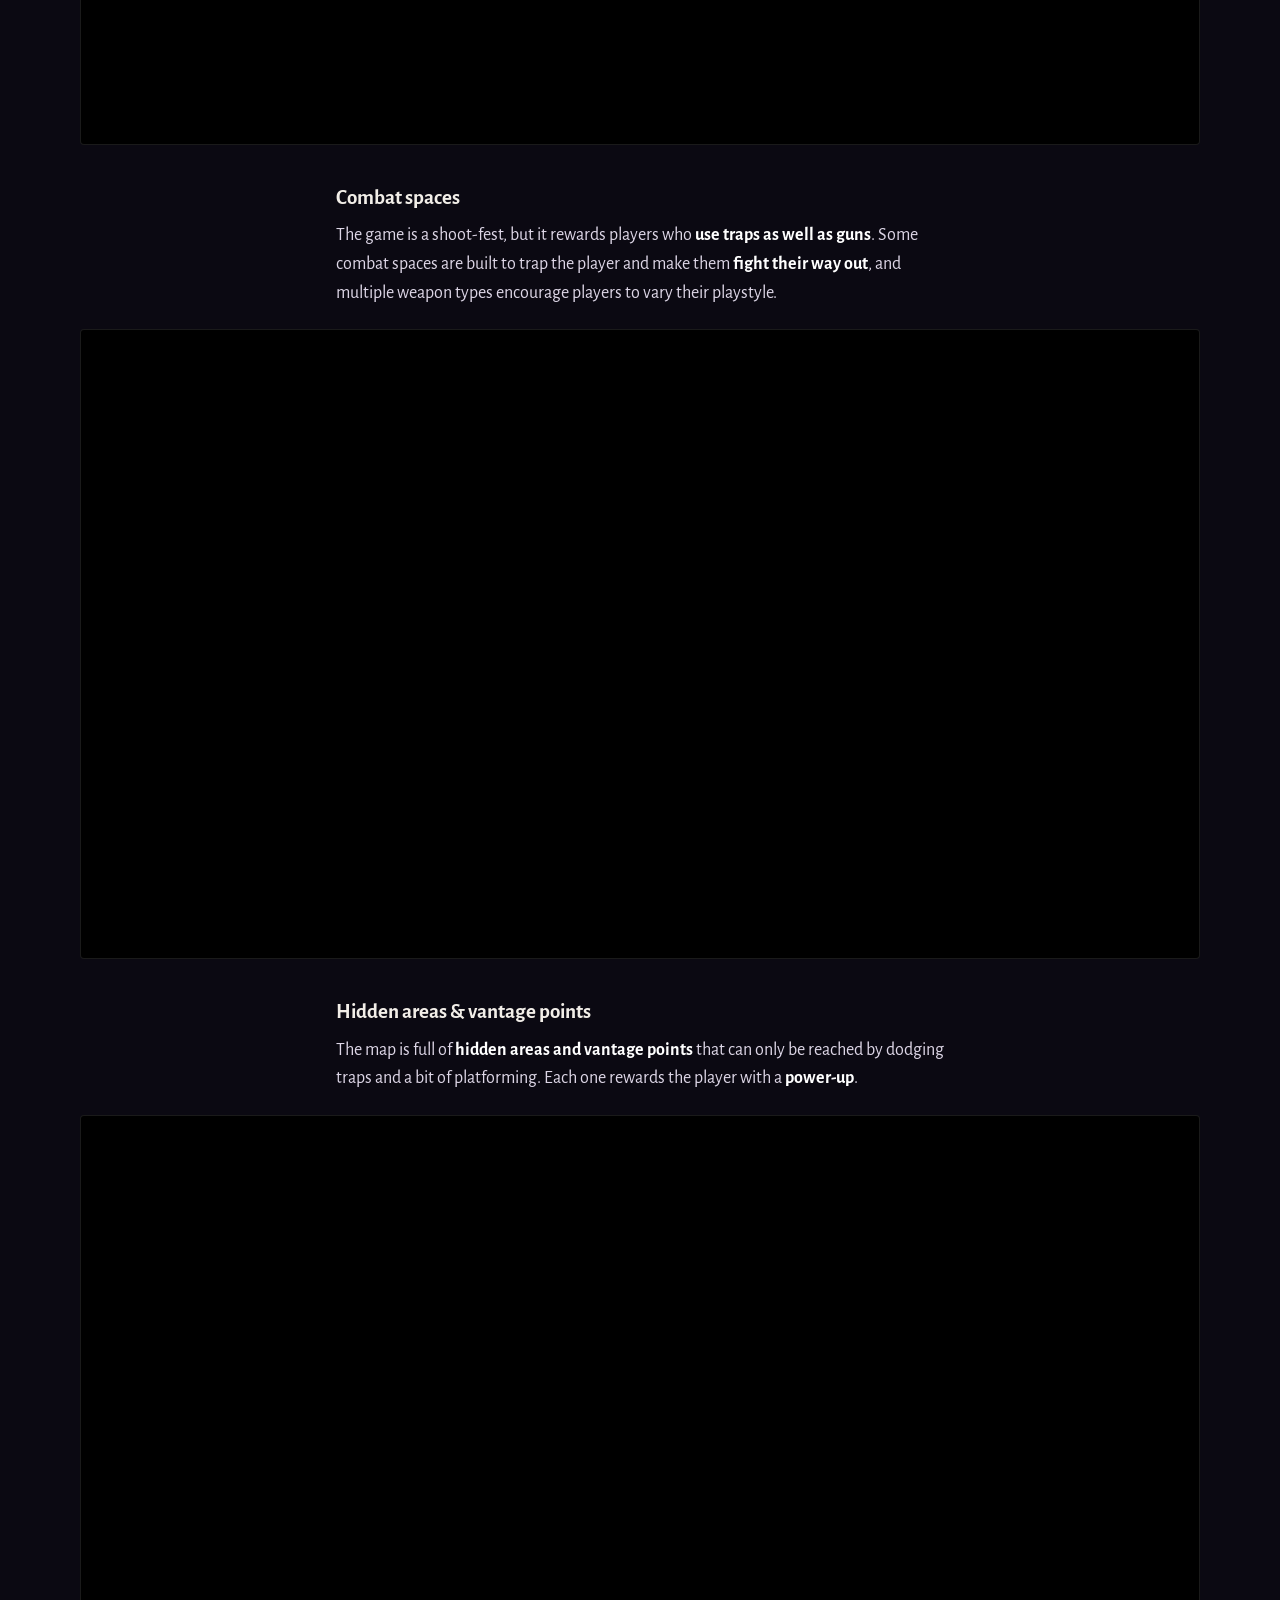
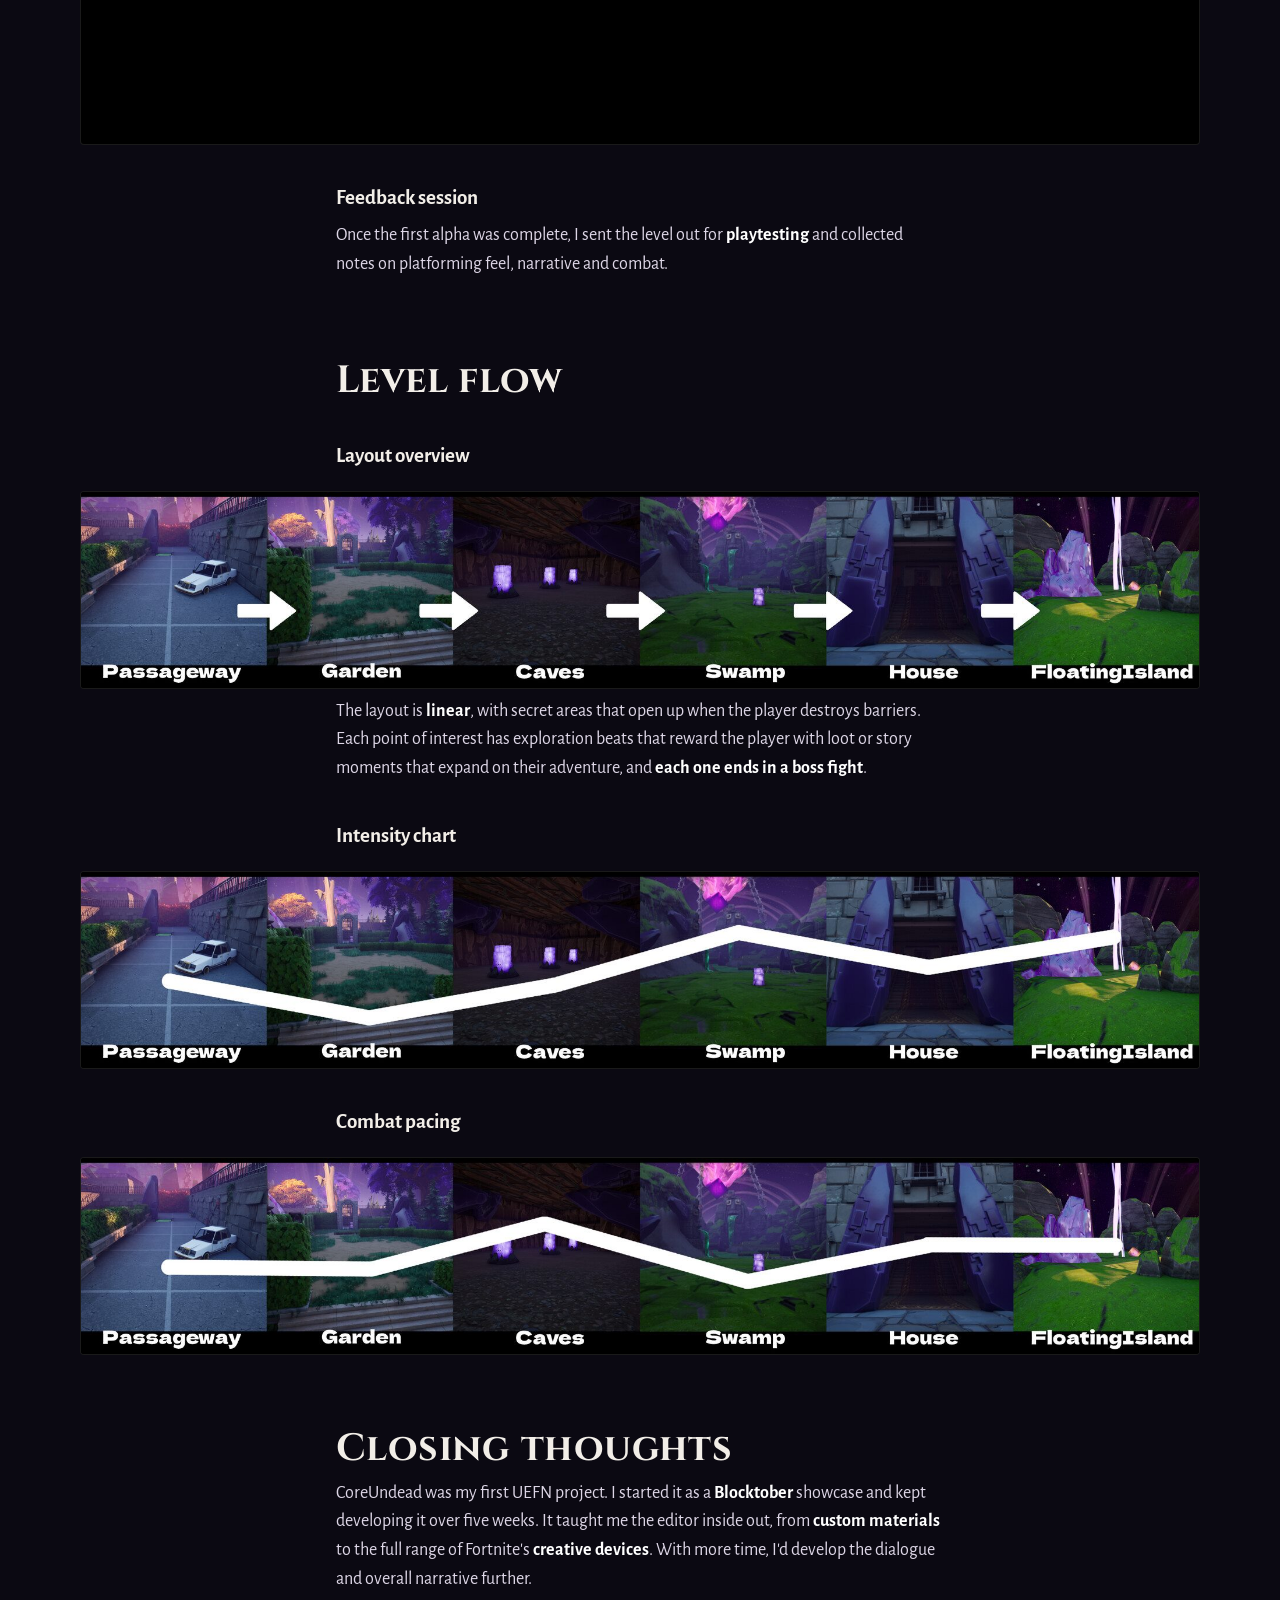
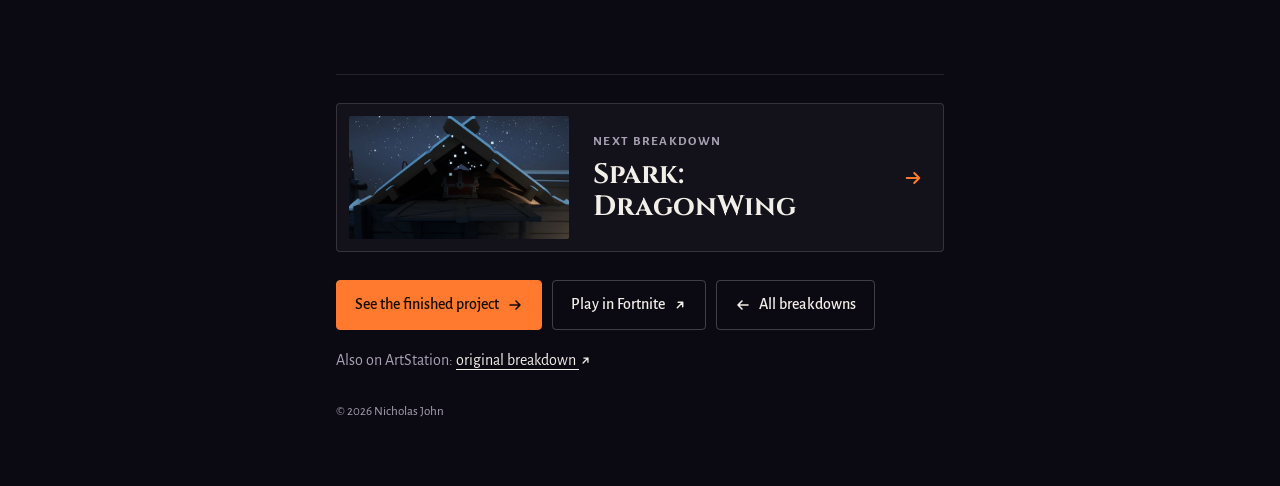
<file: coreundead-breakdown.html>
<!doctype html>
<html lang="en">
<head>
  <meta charset="utf-8">
  <meta name="viewport" content="width=device-width, initial-scale=1, viewport-fit=cover">
  <title>CoreUndead, breakdown · Nicholas John</title>
  <meta name="description" content="Game and level design breakdown of CoreUndead in UEFN: metrics gym, combat spaces, hidden areas, layout, intensity and combat pacing.">
  <meta name="theme-color" content="#0b0912">
  <link rel="canonical" href="https://nicholasjohn-portfolio.com/coreundead-breakdown.html">
  <meta property="og:type" content="article">
  <meta property="og:site_name" content="Nicholas John">
  <meta property="og:title" content="CoreUndead, breakdown · Nicholas John">
  <meta property="og:description" content="Game and level design breakdown of CoreUndead in UEFN: metrics gym, combat spaces, hidden areas, layout, intensity and combat pacing.">
  <meta property="og:url" content="https://nicholasjohn-portfolio.com/coreundead-breakdown.html">
  <meta property="og:image" content="https://nicholasjohn-portfolio.com/img/coreundead.jpg">
  <meta name="twitter:card" content="summary_large_image">
  <link rel="preconnect" href="https://fonts.googleapis.com">
  <link rel="preconnect" href="https://fonts.gstatic.com" crossorigin>
  <link href="https://fonts.googleapis.com/css2?family=Cinzel:wght@700&family=Alegreya+Sans:wght@400;500;700&display=swap" rel="stylesheet">
  <link rel="icon" href="favicon.svg" type="image/svg+xml">
  <link rel="stylesheet" href="style.css?v=27">
  <link rel="stylesheet" href="project.css?v=38">
</head>
<body class="project-page">
  <header class="nav">
    <a class="nav-logo" href="index.html">Nicholas John</a>
    <nav aria-label="Site">
      <a class="nav-wide" href="index.html#about">About</a>
      <a class="nav-wide" href="index.html#work">Featured</a>
      <a href="index.html#projects">Projects</a>
      <a href="index.html#breakdowns" aria-current="true">Breakdowns</a>
      <a href="index.html#contact">Contact</a>
    </nav>
  </header>

  <main class="pp">
    <header class="pp-head">
      <a class="pp-back" href="index.html#breakdowns"><span class="ico ico-left" aria-hidden="true"></span> All breakdowns</a>
      <nav class="pp-switch" aria-label="Pages for this project"><a href="coreundead.html">Project</a><a href="coreundead-breakdown.html" aria-current="page">Breakdown</a></nav>
      <h1>CoreUndead</h1>
      <p class="pp-meta">2024 · Solo project · 5 weeks · UEFN</p>
      <p class="pp-role">Action Adventure / Shooter · Game Design, Level Design, Combat Design, Set Dressing, Lighting</p>
    </header>

    <figure class="pp-hero"><img src="img/coreundead/poster.jpg" width="1600" height="900" alt="CoreUndead title art: the player walks through a gate toward the glowing Core, beside the game's logo."></figure>

    <div class="pp-intro">
      <p class="pp-lede">CoreUndead is a fantasy action-RPG shooter and <strong>my first complete game in UEFN</strong> (Unreal Editor for Fortnite). Over a five-week personal project, I set out to build a level players would remember: one that <strong>unveils new abilities</strong> as you progress and pulls you into its story.</p>
      <ul class="pp-facts" aria-label="Project details">
        <li>Action RPG</li><li>Third person</li><li>Linear</li><li>Shooter</li><li>Platformer</li>
      </ul>
    </div>
    <nav class="pp-toc" aria-label="On this page"><p class="pp-mini">On this page</p><ul><li><a href="#pre">Pre-production</a></li><li><a href="#production">Production</a></li><li><a href="#flow">Level flow</a></li><li><a href="#closing">Closing thoughts</a></li></ul></nav>

    <section class="pp-part-block" aria-labelledby="pre">
      <h2 id="pre">Pre-production</h2>

      <h3>References</h3>
      <p>I gathered references for landmarks, environments, rooms and traps, as both reference material and inspiration. I compiled everything in <strong>PureRef</strong> into a one-page board that became the foundation for the level.</p>
      <figure class="pp-fig">
        <img src="img/coreundead/references.jpg" width="1600" height="900" loading="lazy" decoding="async" alt="A PureRef board of reference images grouped by landmarks, environments, rooms and traps.">
      </figure>

      <h3>Story</h3>
      <p>The Core has attacked, and it's up to us to stop it.</p>

      <h3>Points of interest</h3>
      <ul class="pp-list">
        <li>House - Starting Area</li><li>Passageway - Entry Area</li><li>The Gardens</li><li>The Labyrinth</li><li>The Swamp</li><li>The House</li>
      </ul>
    </section>

    <section class="pp-part-block" aria-labelledby="production">
      <h2 id="production">Production</h2>

      <h3>Understanding metrics</h3>
      <p>To nail the metrics, I built a <strong>gym</strong> out of default Unreal shapes and scattered markers around it, using the Unreal mannequin for scale. Once the metrics felt right, I blocked out a <strong>rough 3D mock-up</strong> of the whole level, start to finish.</p>
      <figure class="pp-fig pp-video">
        <iframe src="https://www.youtube-nocookie.com/embed/TaFHsr_hBmI?rel=0" title="CoreUndead metrics gym (video)" loading="lazy" allow="accelerometer; encrypted-media; gyroscope; picture-in-picture; fullscreen" allowfullscreen></iframe>
      </figure>

      <h3>Combat spaces</h3>
      <p>The game is a shoot-fest, but it rewards players who <strong>use traps as well as guns</strong>. Some combat spaces are built to trap the player and make them <strong>fight their way out</strong>, and multiple weapon types encourage players to vary their playstyle.</p>
      <figure class="pp-fig pp-video">
        <iframe src="https://www.youtube-nocookie.com/embed/XjaJgL9_tRY?rel=0" title="CoreUndead combat spaces (video)" loading="lazy" allow="accelerometer; encrypted-media; gyroscope; picture-in-picture; fullscreen" allowfullscreen></iframe>
      </figure>

      <h3>Hidden areas &amp; vantage points</h3>
      <p>The map is full of <strong>hidden areas and vantage points</strong> that can only be reached by dodging traps and a bit of platforming. Each one rewards the player with a <strong>power-up</strong>.</p>
      <figure class="pp-fig pp-video">
        <iframe src="https://www.youtube-nocookie.com/embed/mLHyiLpTy-s?rel=0" title="CoreUndead hidden areas and vantage points (video)" loading="lazy" allow="accelerometer; encrypted-media; gyroscope; picture-in-picture; fullscreen" allowfullscreen></iframe>
      </figure>

      <h3>Feedback session</h3>
      <p>Once the first alpha was complete, I sent the level out for <strong>playtesting</strong> and collected notes on platforming feel, narrative and combat.</p>
    </section>

    <section class="pp-part-block" aria-labelledby="flow">
      <h2 id="flow">Level flow</h2>

      <h3>Layout overview</h3>
      <figure class="pp-fig pp-fig-wide">
        <img src="img/cu-layout.jpg" width="1920" height="336" loading="lazy" decoding="async" alt="The CoreUndead layout: the route from the starting house through the Passageway, Gardens, Labyrinth and Swamp to the final House.">
      </figure>
      <p>The layout is <strong>linear</strong>, with secret areas that open up when the player destroys barriers. Each point of interest has exploration beats that reward the player with loot or story moments that expand on their adventure, and <strong>each one ends in a boss fight</strong>.</p>

      <h3>Intensity chart</h3>
      <figure class="pp-fig pp-fig-wide">
        <img src="img/cu-intensity.jpg" width="1920" height="336" loading="lazy" decoding="async" alt="CoreUndead intensity chart across the points of interest.">
      </figure>

      <h3>Combat pacing</h3>
      <figure class="pp-fig pp-fig-wide">
        <img src="img/cu-combat.jpg" width="1920" height="336" loading="lazy" decoding="async" alt="CoreUndead combat pacing chart across the points of interest.">
      </figure>
    </section>

    <section class="pp-part-block" aria-labelledby="closing">
      <h2 id="closing">Closing thoughts</h2>
      <p>CoreUndead was my first UEFN project. I started it as a <strong>Blocktober</strong> showcase and kept developing it over five weeks. It taught me the editor inside out, from <strong>custom materials</strong> to the full range of Fortnite's <strong>creative devices</strong>. With more time, I'd develop the dialogue and overall narrative further.</p>
    </section>

    <footer class="pp-foot">
      <a class="pp-next" href="dragonwing-breakdown.html">
        <img src="img/sm/bd-dragonwing.jpg" alt="" width="640" height="360" loading="lazy" decoding="async">
        <span class="pp-next-text"><span class="pp-next-label">Next breakdown</span><span class="pp-next-title">Spark: DragonWing</span></span> <span class="ico ico-right" aria-hidden="true"></span>
      </a>
      <div class="btns">
        <a class="btn primary" href="coreundead.html">See the finished project <span class="ico ico-right" aria-hidden="true"></span></a>
        <a class="btn" href="https://www.fortnite.com/@nocogames/9981-8767-7616" target="_blank" rel="noopener">Play in Fortnite <span class="ico ico-out" aria-hidden="true"></span><span class="sr-only"> (opens in a new tab)</span></a>
        <a class="btn" href="index.html#breakdowns"><span class="ico ico-left" aria-hidden="true"></span> All breakdowns</a>
      </div>
      <p>Also on ArtStation: <a href="https://www.artstation.com/blogs/nicholasjohn/1ZGeW/core-undead" target="_blank" rel="noopener">original breakdown <span class="ico ico-out" aria-hidden="true"></span><span class="sr-only"> (opens in a new tab)</span></a></p>
      <p class="pp-copy">© 2026 Nicholas John</p>
    </footer>
  </main>

  <script src="project.js?v=35"></script>
</body>
</html>
</file>
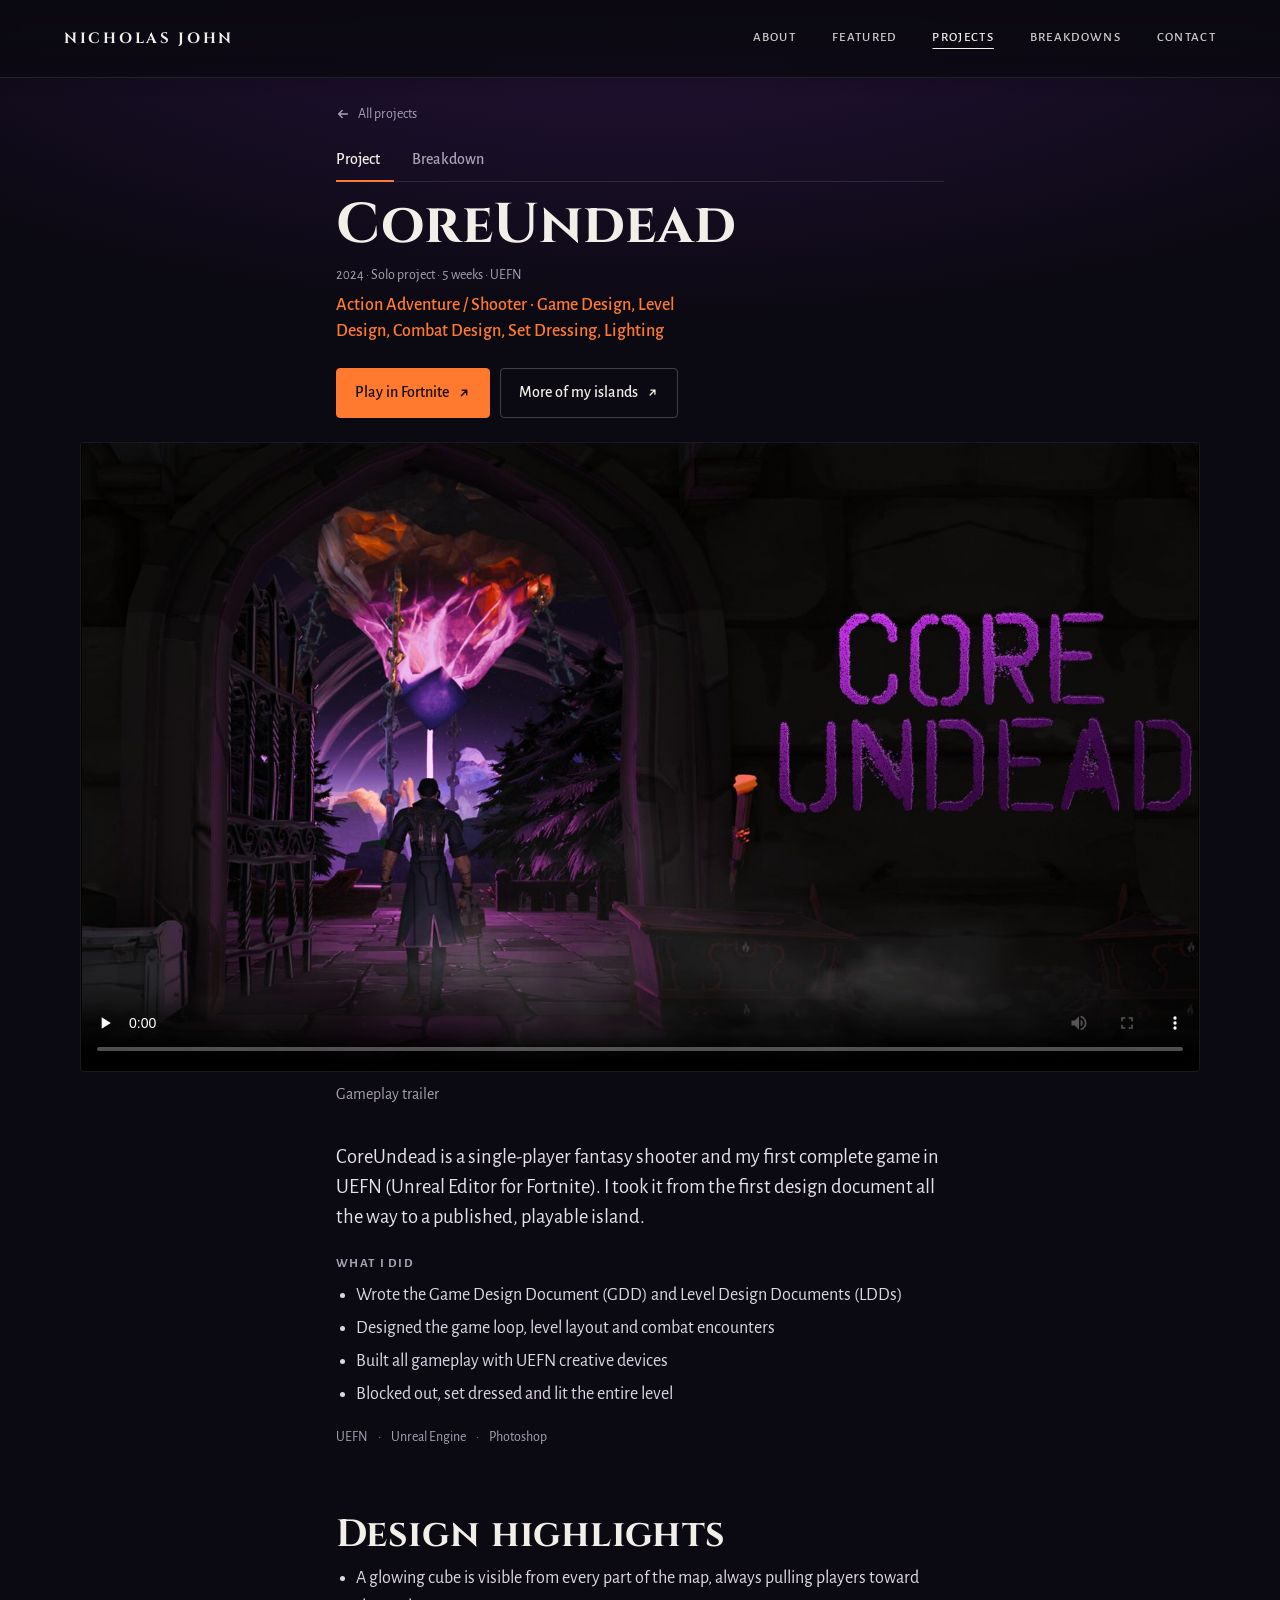
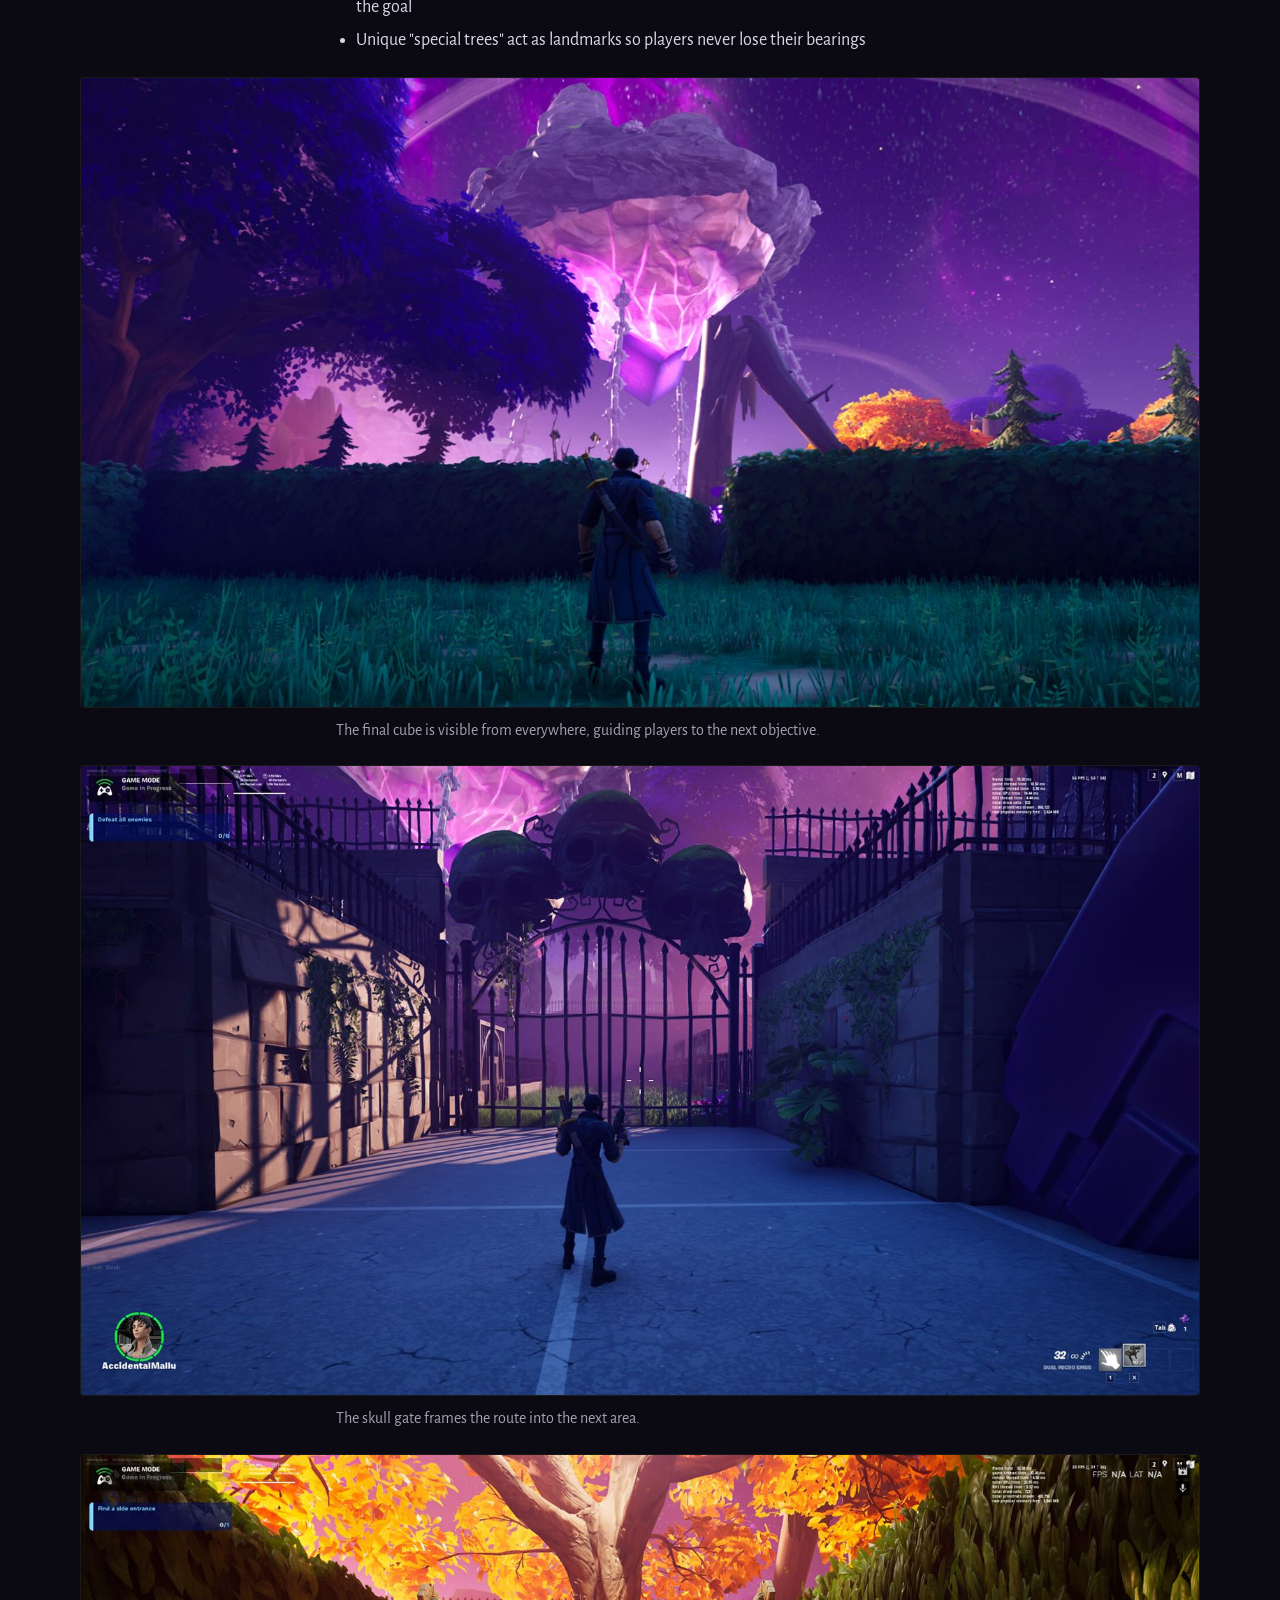
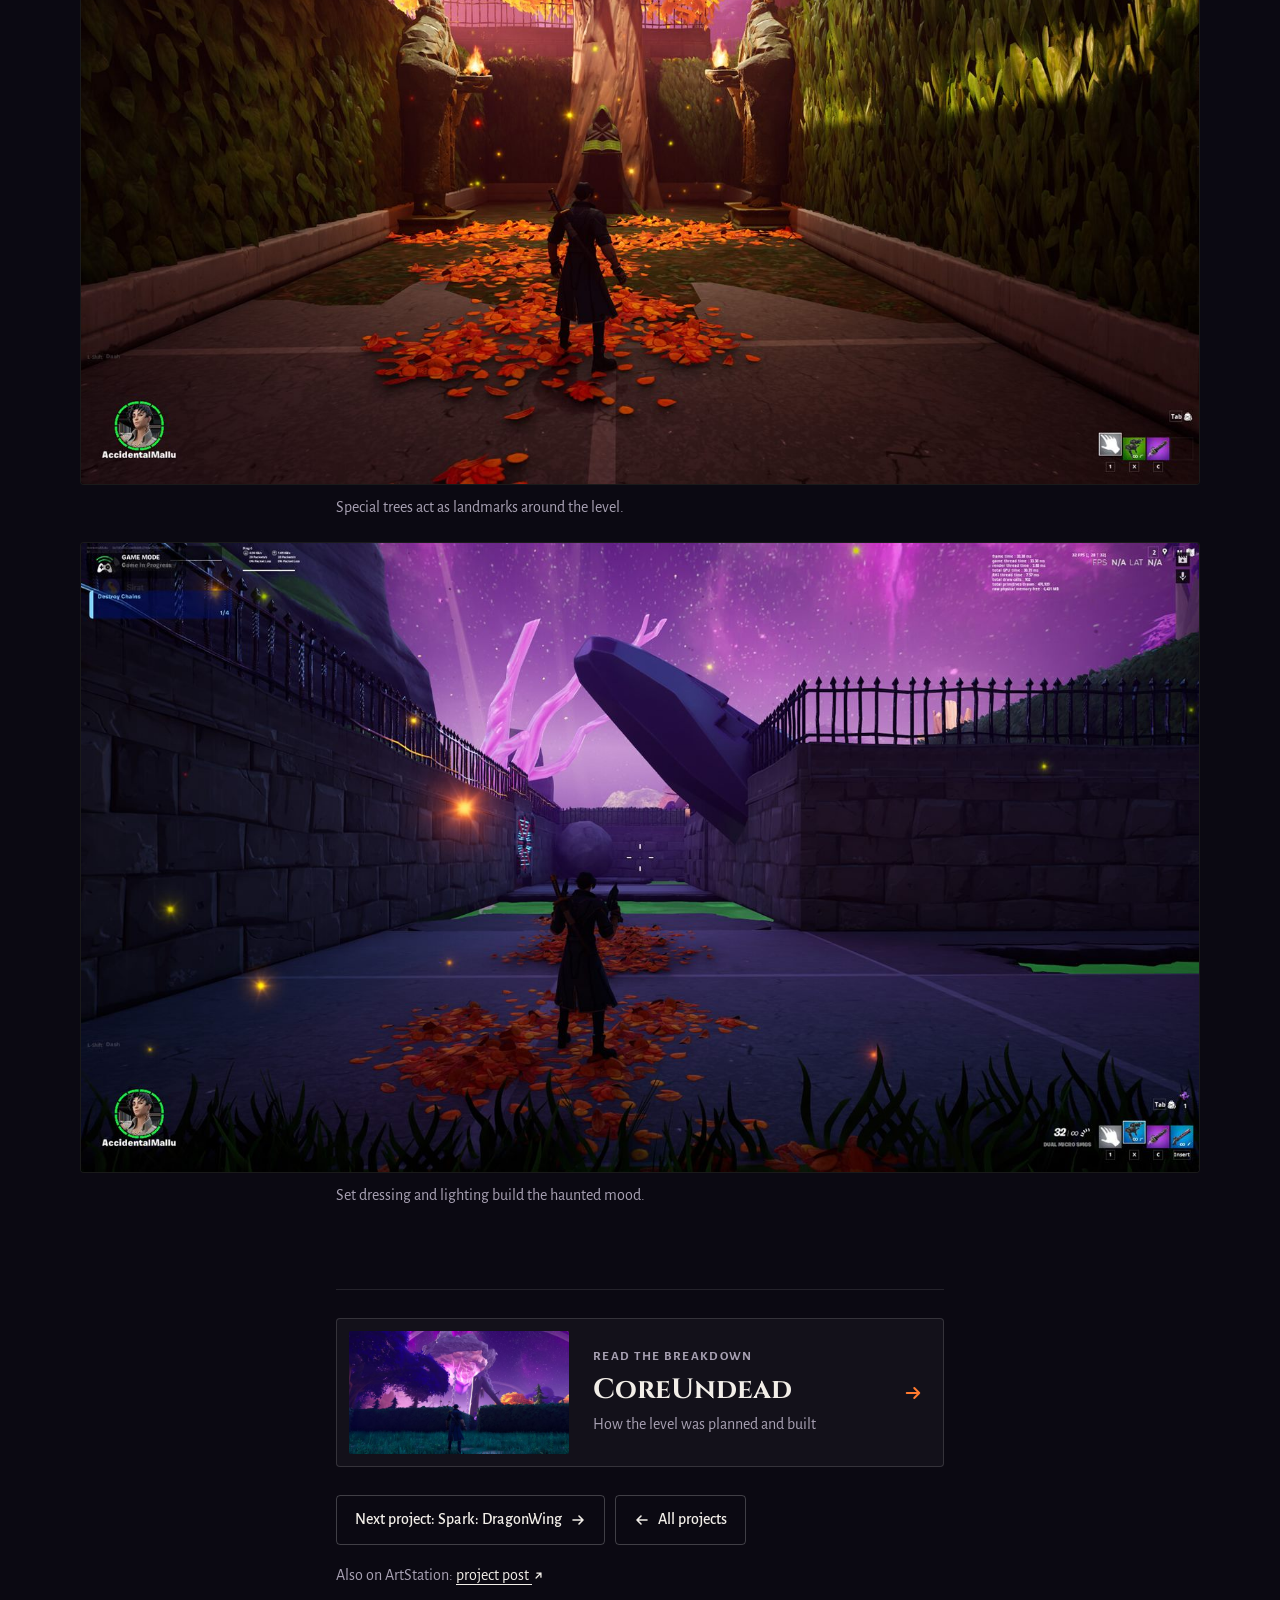
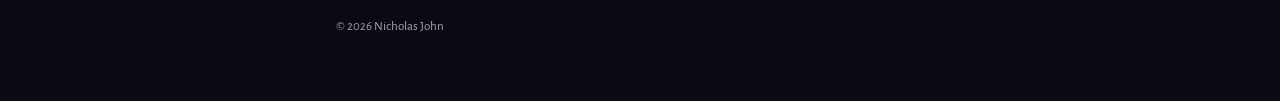
<file: coreundead.html>
<!doctype html>
<html lang="en">
<head>
  <meta charset="utf-8">
  <meta name="viewport" content="width=device-width, initial-scale=1, viewport-fit=cover">
  <title>CoreUndead · Nicholas John</title>
  <meta name="description" content="CoreUndead, a single-player fantasy shooter built in UEFN by Nicholas John: from the first design document to a published Fortnite island.">
  <meta name="theme-color" content="#0b0912">
  <link rel="canonical" href="https://nicholasjohn-portfolio.com/coreundead.html">
  <meta property="og:type" content="article">
  <meta property="og:site_name" content="Nicholas John">
  <meta property="og:title" content="CoreUndead · Nicholas John">
  <meta property="og:description" content="CoreUndead, a single-player fantasy shooter built in UEFN by Nicholas John: from the first design document to a published Fortnite island.">
  <meta property="og:url" content="https://nicholasjohn-portfolio.com/coreundead.html">
  <meta property="og:image" content="https://nicholasjohn-portfolio.com/img/coreundead.jpg">
  <meta name="twitter:card" content="summary_large_image">
  <link rel="preconnect" href="https://fonts.googleapis.com">
  <link rel="preconnect" href="https://fonts.gstatic.com" crossorigin>
  <link href="https://fonts.googleapis.com/css2?family=Cinzel:wght@700&family=Alegreya+Sans:wght@400;500;700&display=swap" rel="stylesheet">
  <link rel="icon" href="favicon.svg" type="image/svg+xml">
  <link rel="stylesheet" href="style.css?v=27">
  <link rel="stylesheet" href="project.css?v=38">
</head>
<body class="project-page">
  <header class="nav">
    <a class="nav-logo" href="index.html">Nicholas John</a>
    <nav aria-label="Site">
      <a class="nav-wide" href="index.html#about">About</a>
      <a href="index.html#work">Featured</a>
      <a href="index.html#projects" aria-current="true">Projects</a>
      <a class="nav-wide" href="index.html#breakdowns">Breakdowns</a>
      <a href="index.html#contact">Contact</a>
    </nav>
  </header>

  <main class="pp">
    <header class="pp-head">
      <a class="pp-back" href="index.html#projects"><span class="ico ico-left" aria-hidden="true"></span> All projects</a>
      <nav class="pp-switch" aria-label="Pages for this project"><a href="coreundead.html" aria-current="page">Project</a><a href="coreundead-breakdown.html">Breakdown</a></nav>
      <h1>CoreUndead</h1>
      <p class="pp-meta">2024 · Solo project · 5 weeks · UEFN</p>
      <p class="pp-role">Action Adventure / Shooter · Game Design, Level Design, Combat Design, Set Dressing, Lighting</p>
      <div class="btns pp-actions pp-head-actions">
        <a class="btn primary" href="https://www.fortnite.com/@nocogames/9981-8767-7616" target="_blank" rel="noopener">Play in Fortnite <span class="ico ico-out" aria-hidden="true"></span><span class="sr-only"> (opens in a new tab)</span></a>
        <a class="btn" href="https://www.fortnite.com/@nocogames" target="_blank" rel="noopener">More of my islands <span class="ico ico-out" aria-hidden="true"></span><span class="sr-only"> (opens in a new tab)</span></a>
      </div>
    </header>

    <figure class="pp-hero pp-video">
      <video controls preload="none" playsinline poster="img/coreundead/poster.jpg" src="video/coreundead-trailer.mp4" aria-label="CoreUndead gameplay trailer"></video>
      <figcaption>Gameplay trailer</figcaption>
    </figure>

    <div class="pp-intro">
      <p class="pp-lede">CoreUndead is a single-player fantasy shooter and my first complete game in UEFN (Unreal Editor for Fortnite). I took it from the first design document all the way to a published, playable island.</p>
      <p class="pp-mini">What I did</p>
      <ul class="pp-list">
        <li>Wrote the Game Design Document (GDD) and Level Design Documents (LDDs)</li>
        <li>Designed the game loop, level layout and combat encounters</li>
        <li>Built all gameplay with UEFN creative devices</li>
        <li>Blocked out, set dressed and lit the entire level</li>
      </ul>
      <ul class="pp-facts" aria-label="Project details">
        <li>UEFN</li><li>Unreal Engine</li><li>Photoshop</li>
      </ul>
    </div>


    <section class="pp-part-block" aria-labelledby="highlights">
      <h2 id="highlights">Design highlights</h2>
      <ul class="pp-list">
        <li>A glowing cube is visible from every part of the map, always pulling players toward the goal</li>
        <li>Unique "special trees" act as landmarks so players never lose their bearings</li>
      </ul>
      <figure class="pp-fig">
        <img src="img/coreundead/cube.jpg" width="1600" height="900" loading="lazy" decoding="async" alt="The player stands in a dark field, looking toward the glowing purple cube floating above the level.">
        <figcaption>The final cube is visible from everywhere, guiding players to the next objective.</figcaption>
      </figure>
      <figure class="pp-fig">
        <img src="img/coreundead/skull-gate.jpg" width="1600" height="900" loading="lazy" decoding="async" alt="A stone path leading to a large iron gate between high walls, under a purple night sky.">
        <figcaption>The skull gate frames the route into the next area.</figcaption>
      </figure>
      <figure class="pp-fig">
        <img src="img/coreundead/special-trees.jpg" width="1600" height="900" loading="lazy" decoding="async" alt="The player beneath a huge tree with glowing orange leaves, flanked by hedges and lanterns.">
        <figcaption>Special trees act as landmarks around the level.</figcaption>
      </figure>
      <figure class="pp-fig">
        <img src="img/coreundead/mood.jpg" width="1600" height="900" loading="lazy" decoding="async" alt="A courtyard scattered with red leaves, a crashed structure glowing under a purple sky.">
        <figcaption>Set dressing and lighting build the haunted mood.</figcaption>
      </figure>
    </section>

    <footer class="pp-foot">
      <a class="pp-next pp-next-deeper" href="coreundead-breakdown.html">
        <img src="img/sm/bd-coreundead.jpg" alt="" width="640" height="334" loading="lazy" decoding="async">
        <span class="pp-next-text"><span class="pp-next-label">Read the breakdown</span><span class="pp-next-title">CoreUndead</span><span class="pp-next-sub">How the level was planned and built</span></span> <span class="ico ico-right" aria-hidden="true"></span>
      </a>
      <div class="btns">
        <a class="btn" href="dragonwing.html">Next project: Spark: DragonWing <span class="ico ico-right" aria-hidden="true"></span></a>
        <a class="btn" href="index.html#projects"><span class="ico ico-left" aria-hidden="true"></span> All projects</a>
      </div>
      <p>Also on ArtStation: <a href="https://www.artstation.com/artwork/DLE6En" target="_blank" rel="noopener">project post <span class="ico ico-out" aria-hidden="true"></span><span class="sr-only"> (opens in a new tab)</span></a></p>
      <p class="pp-copy">© 2026 Nicholas John</p>
    </footer>
  </main>

  <script src="project.js?v=35"></script>
</body>
</html>
</file>
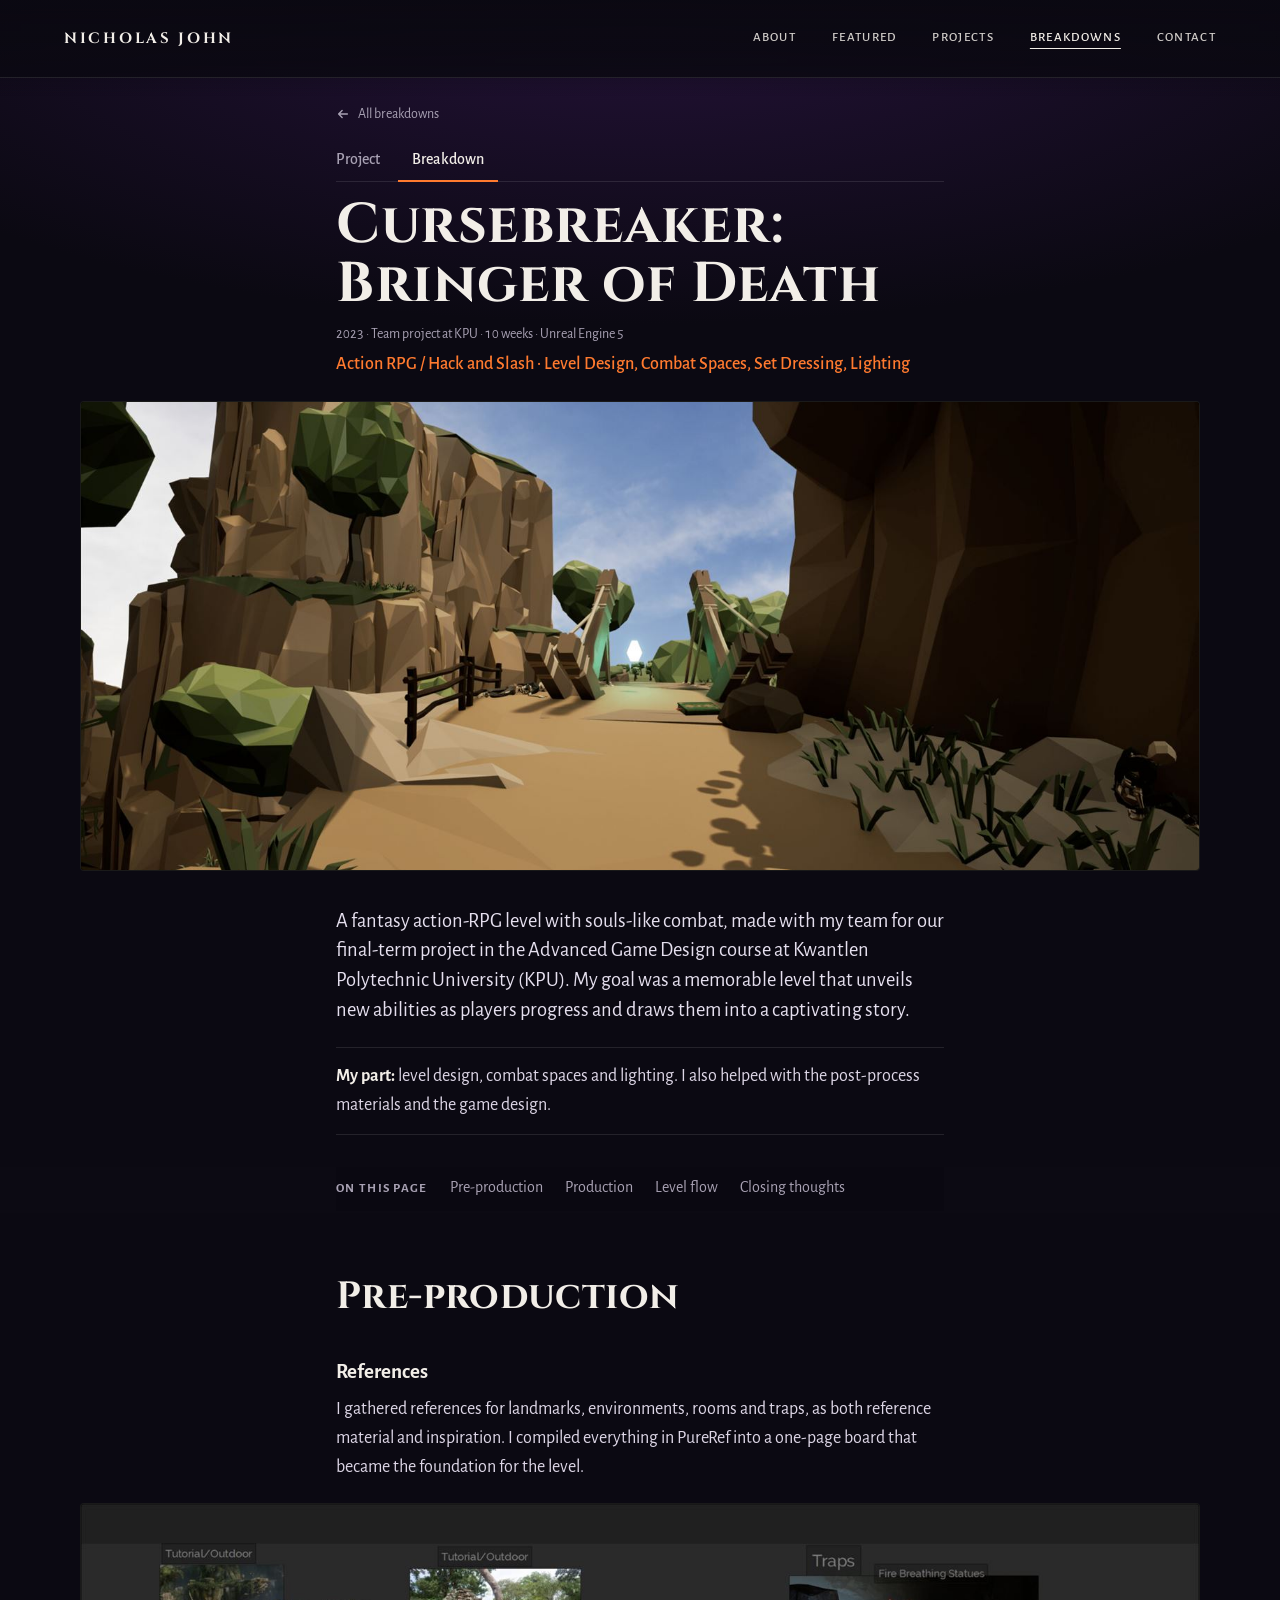
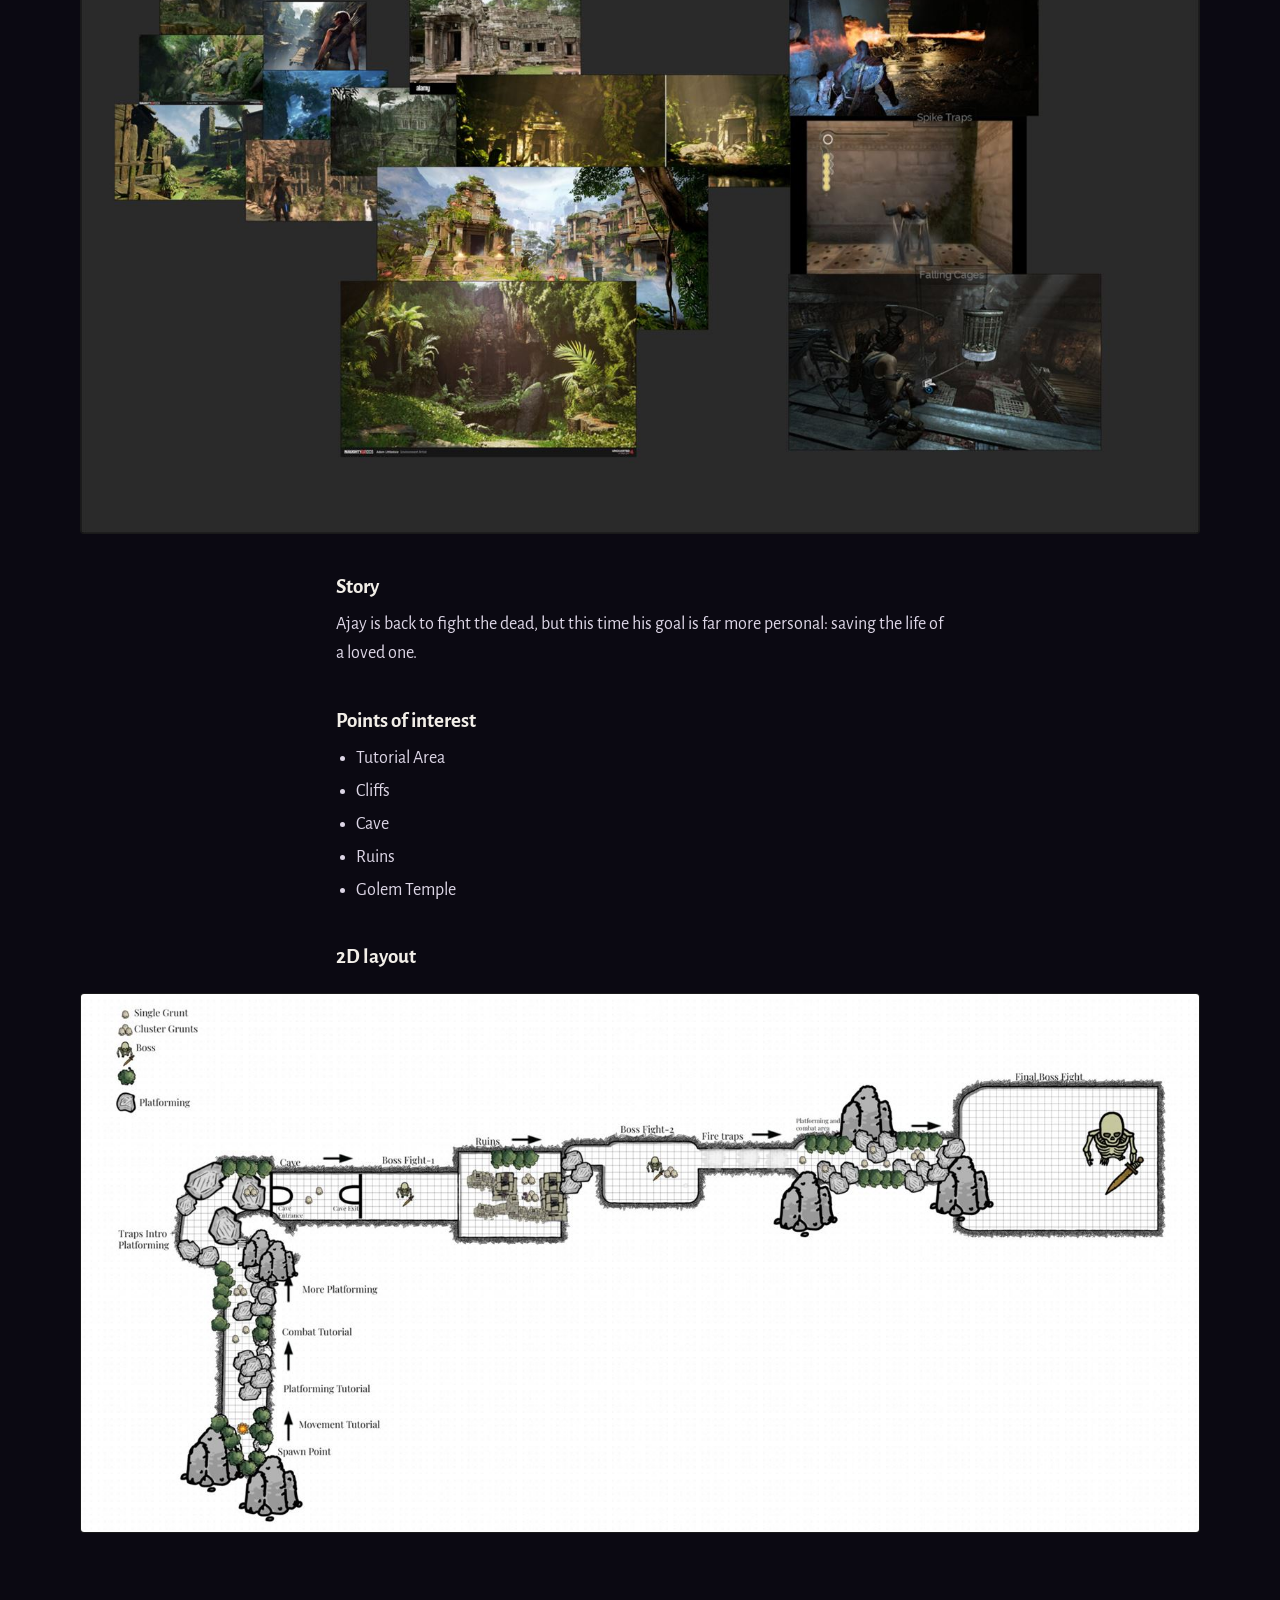
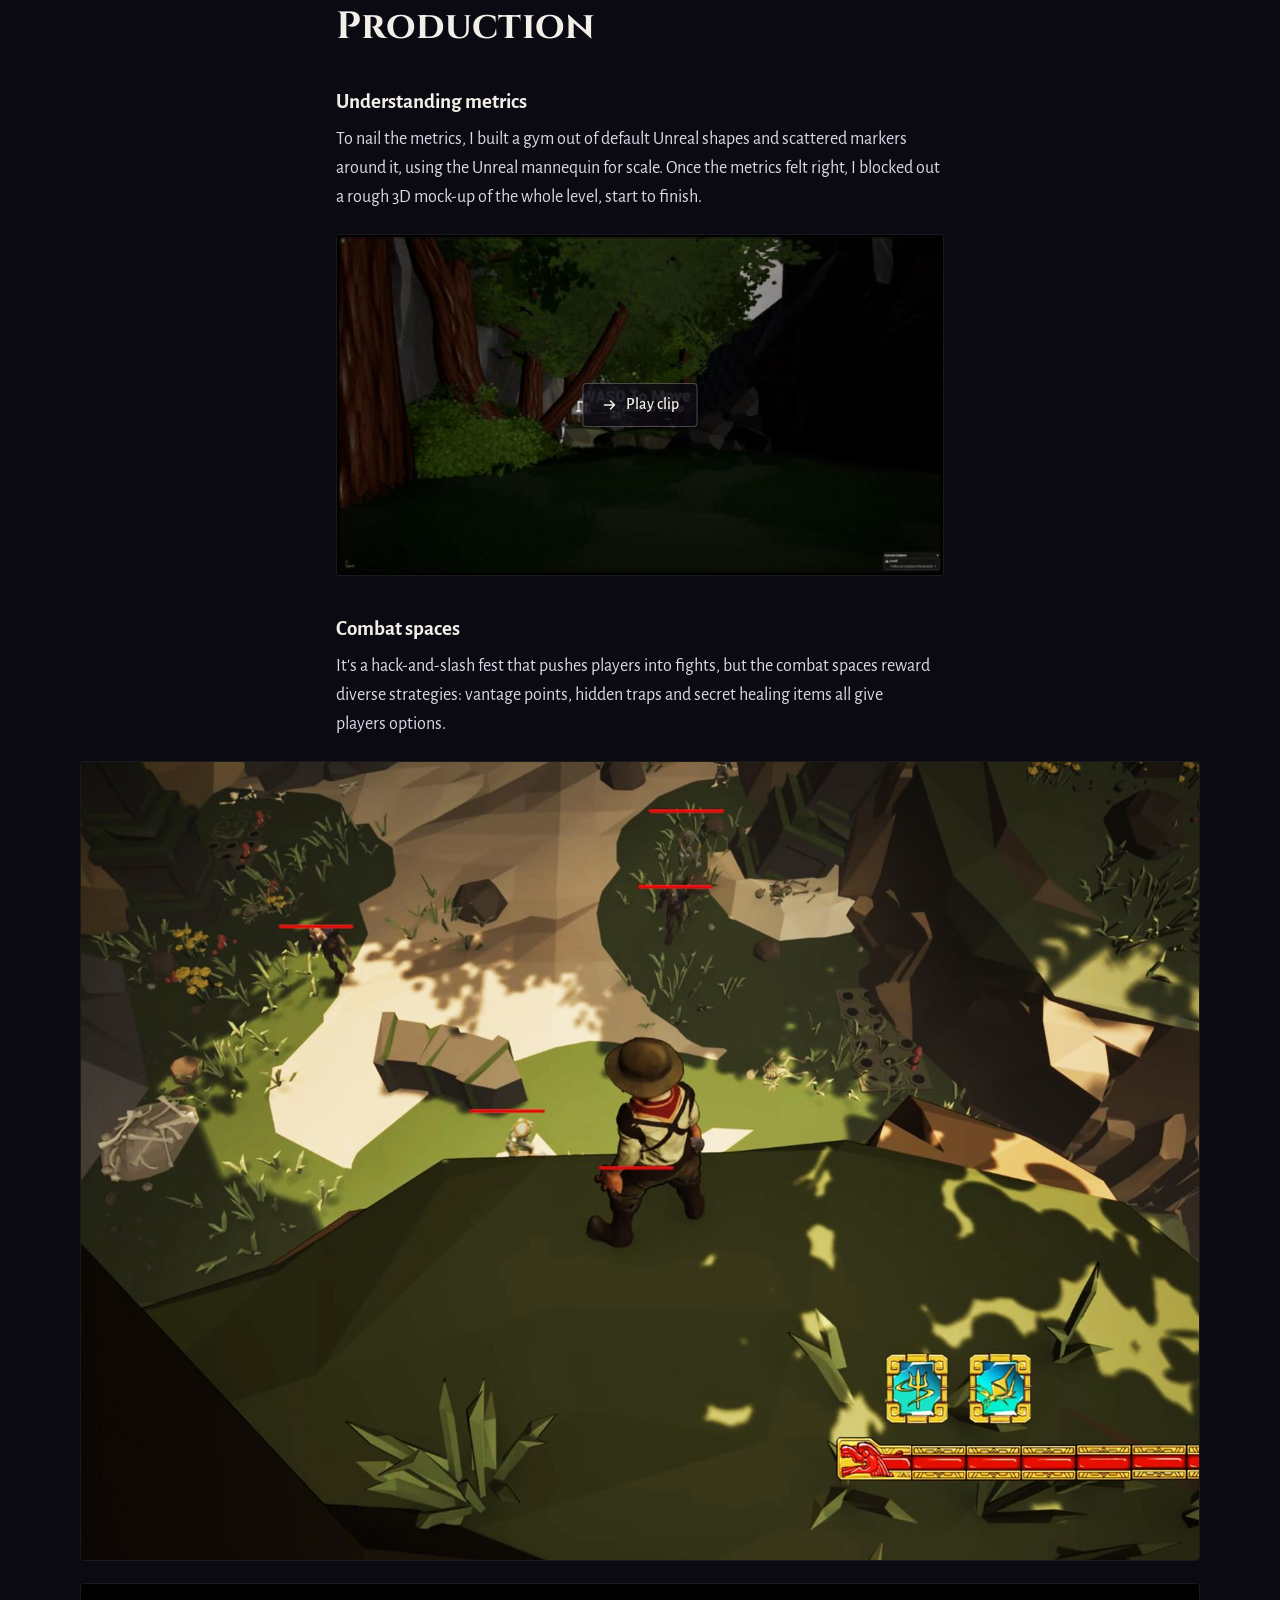
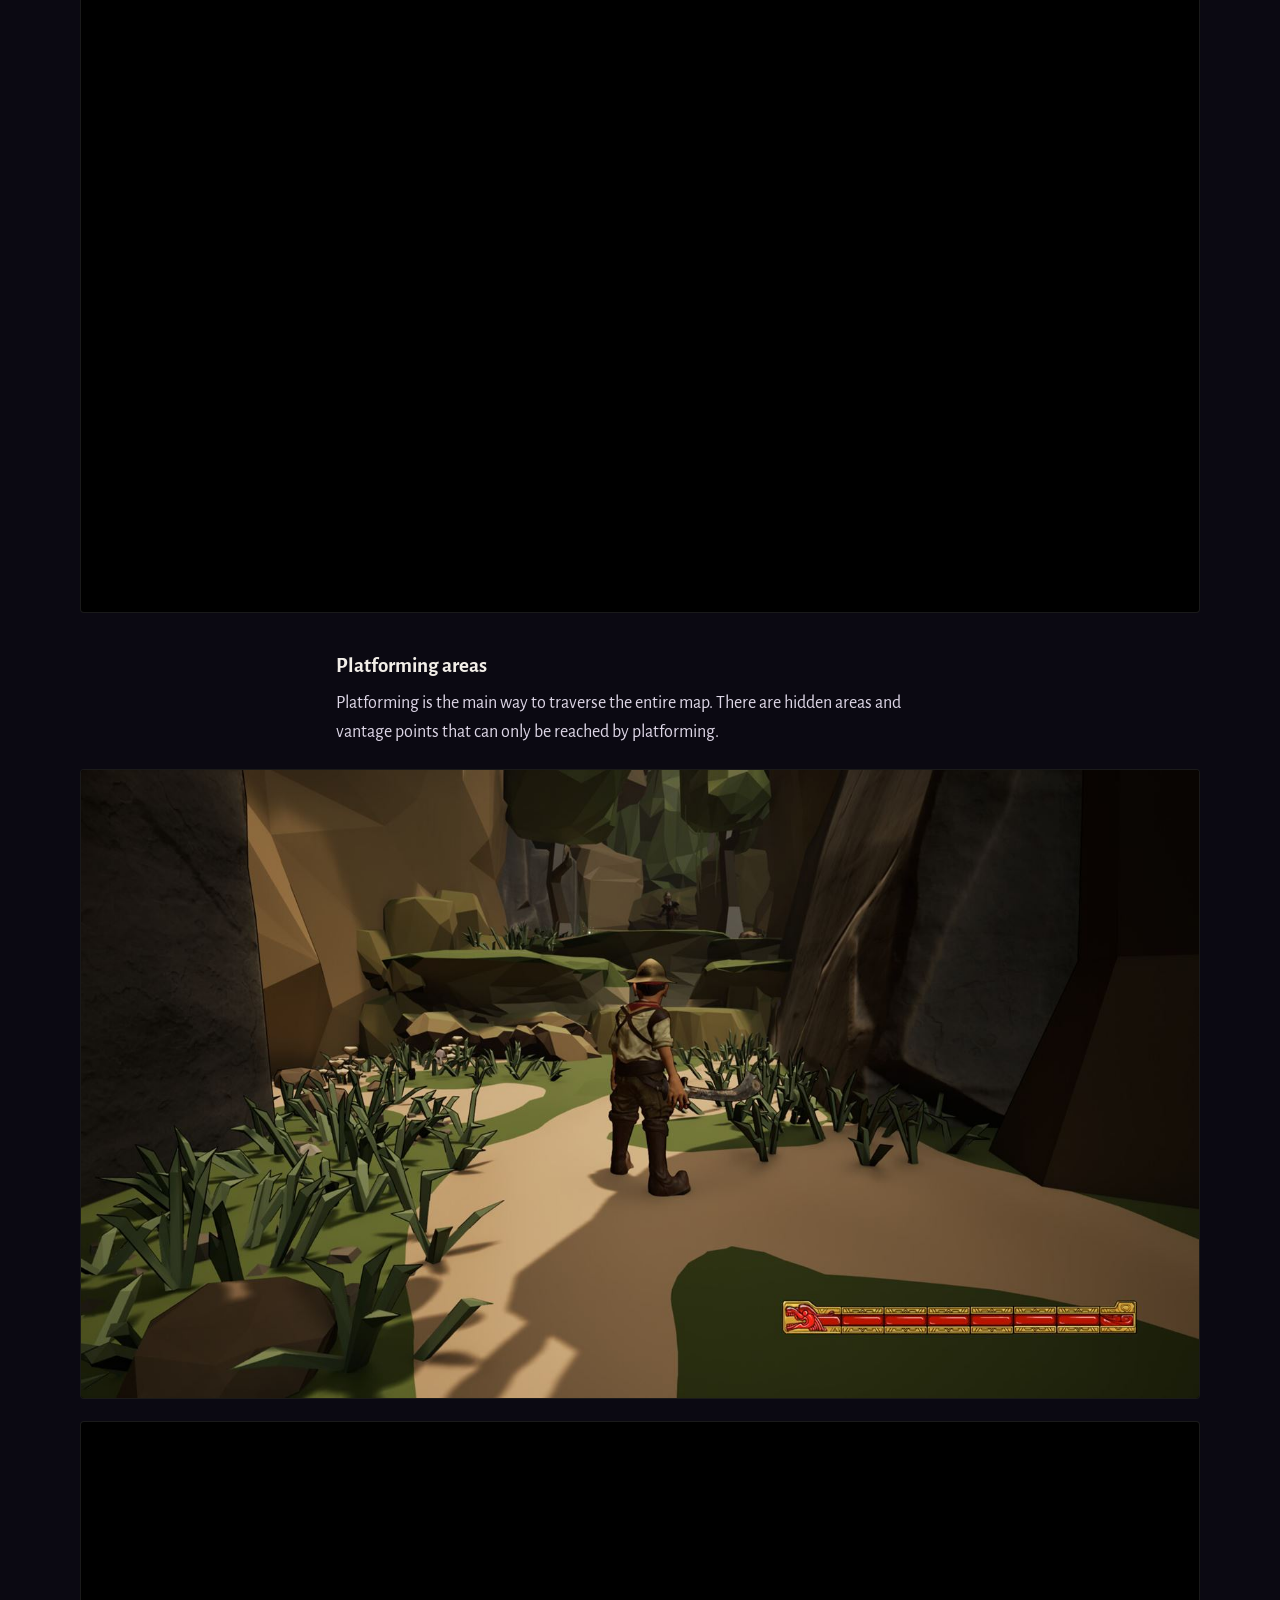
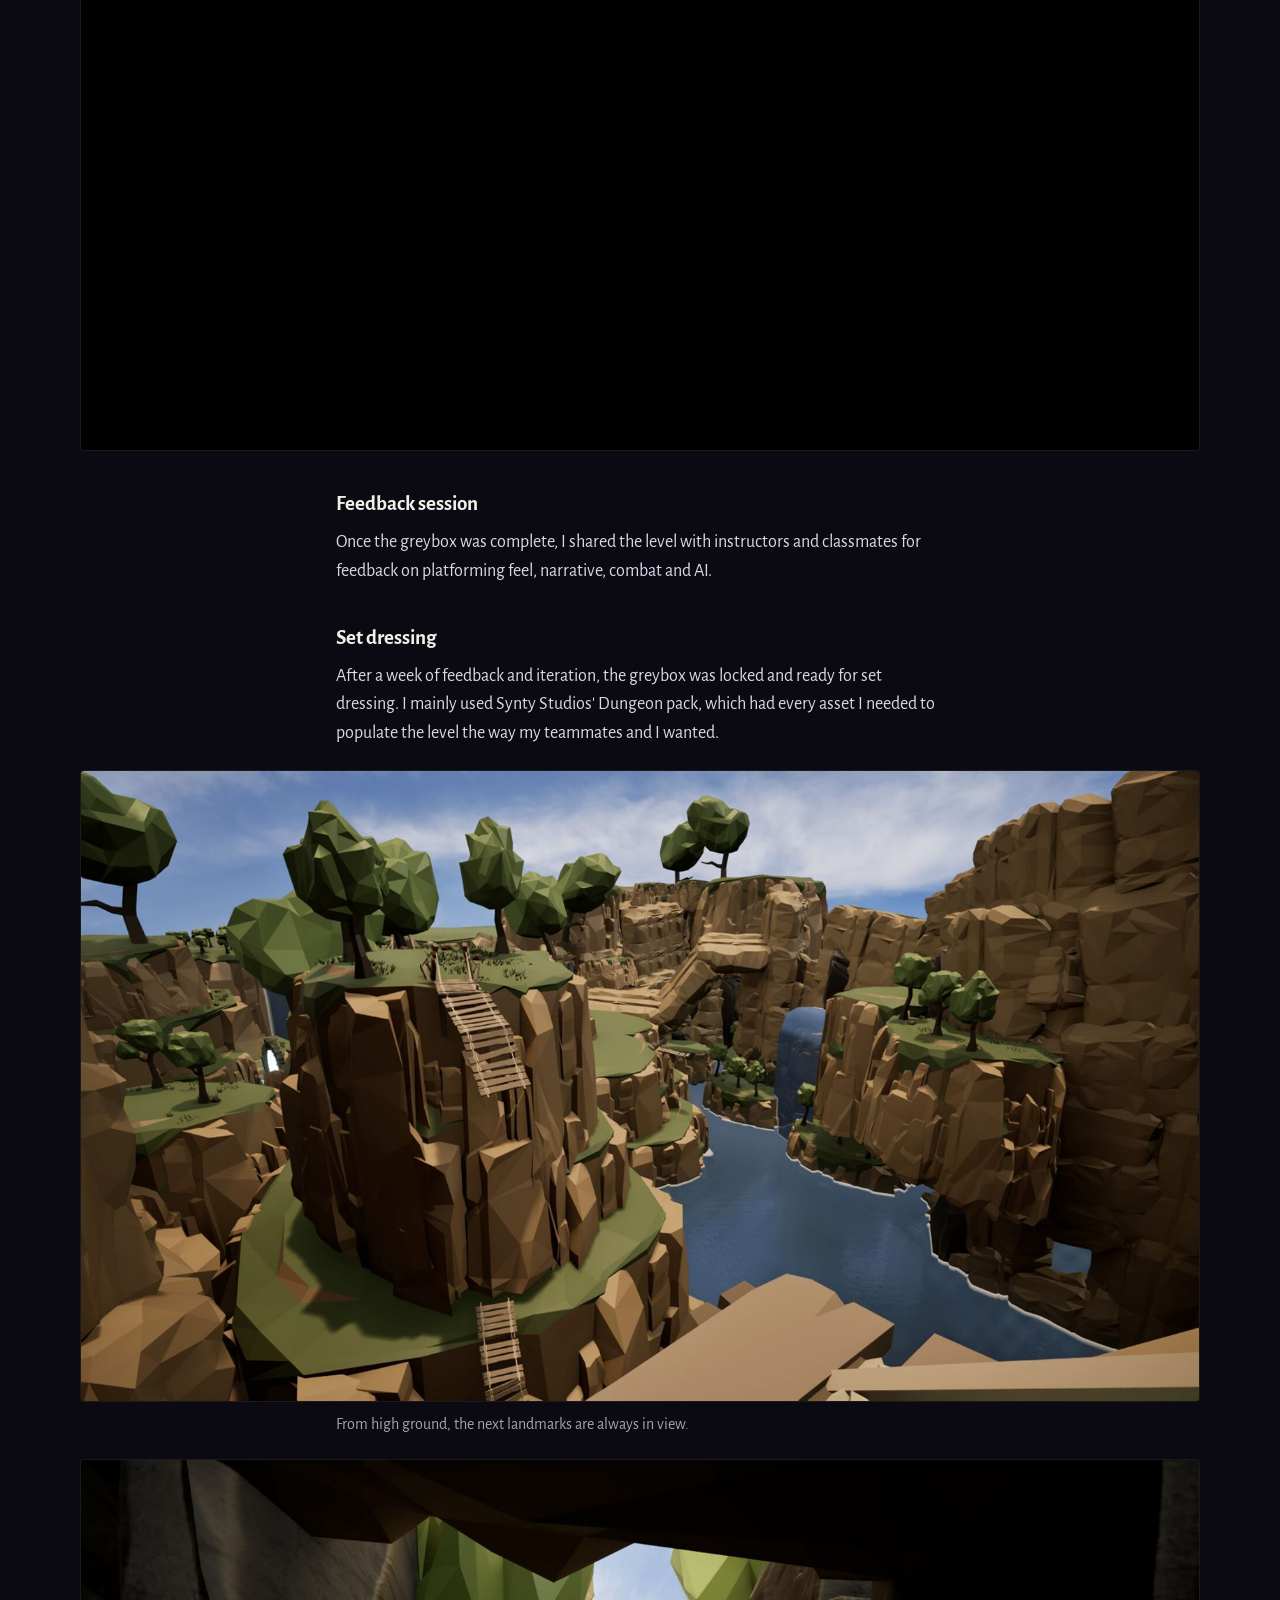
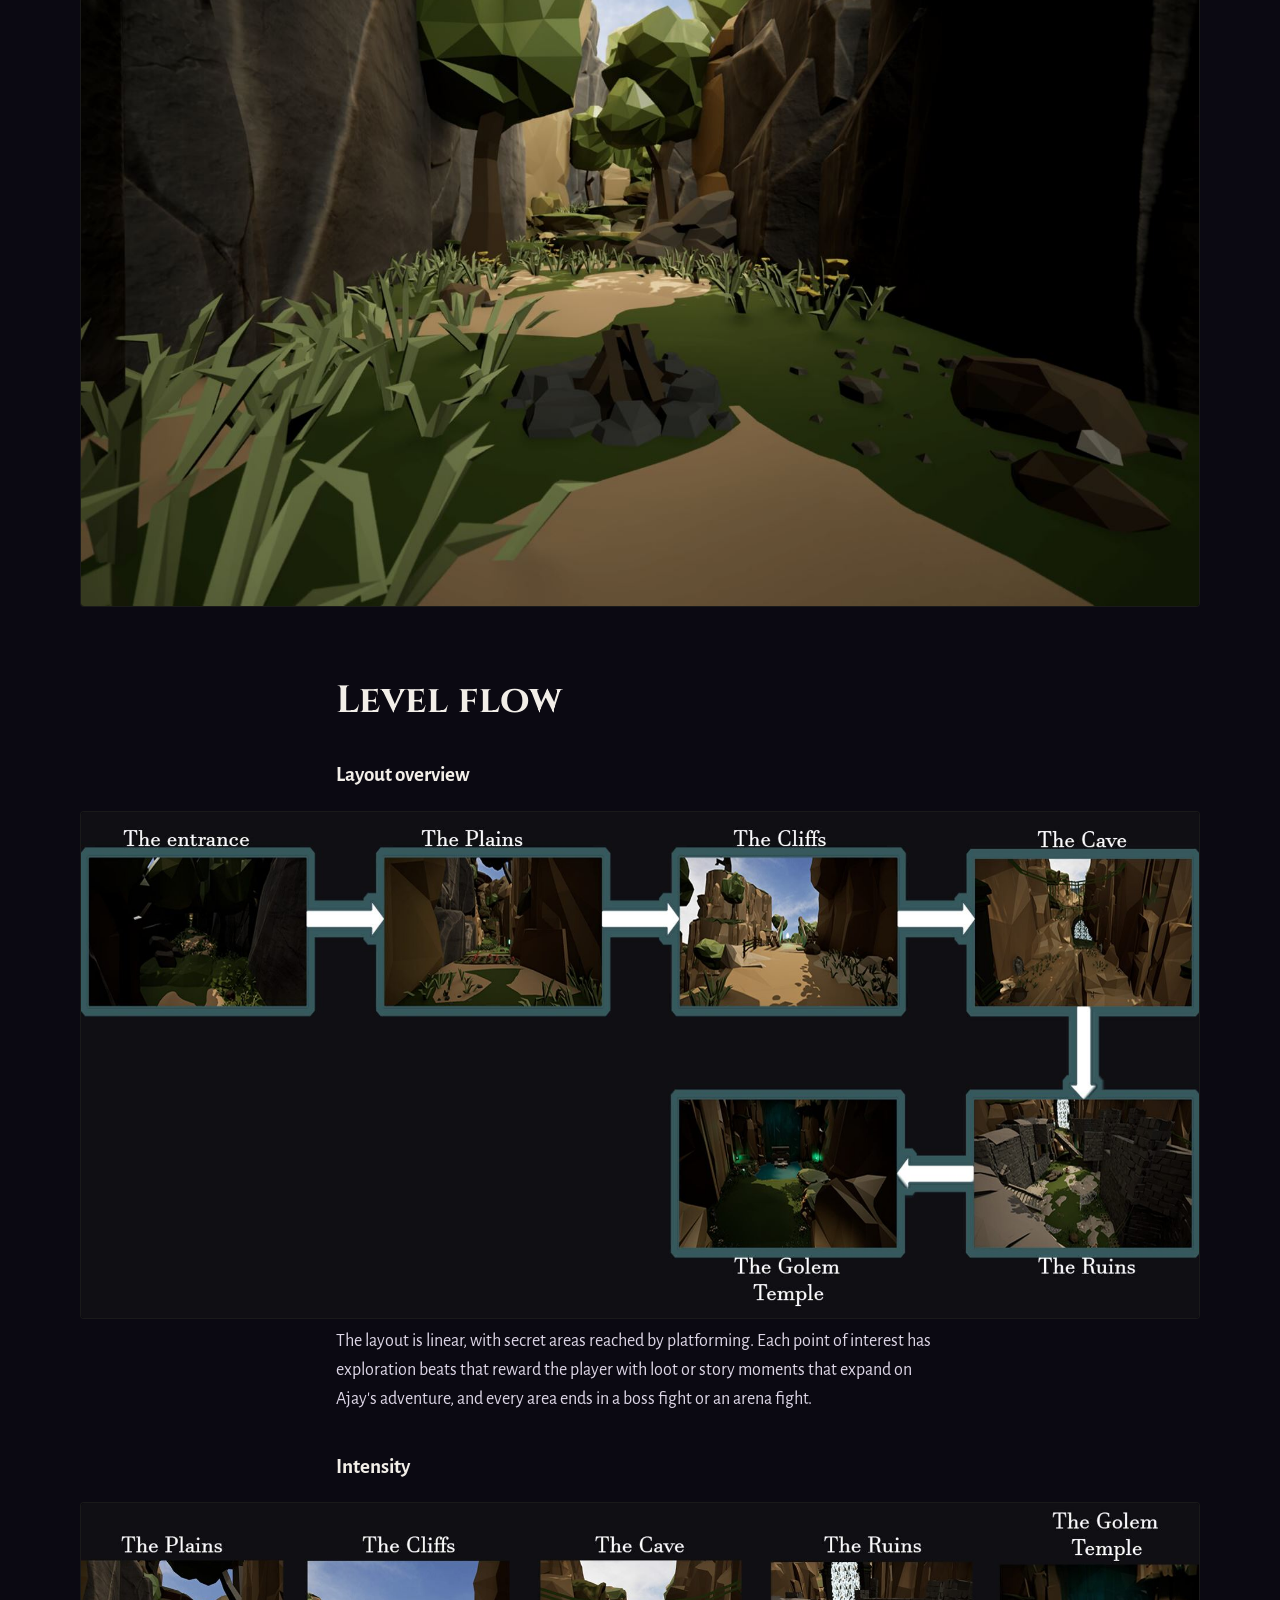
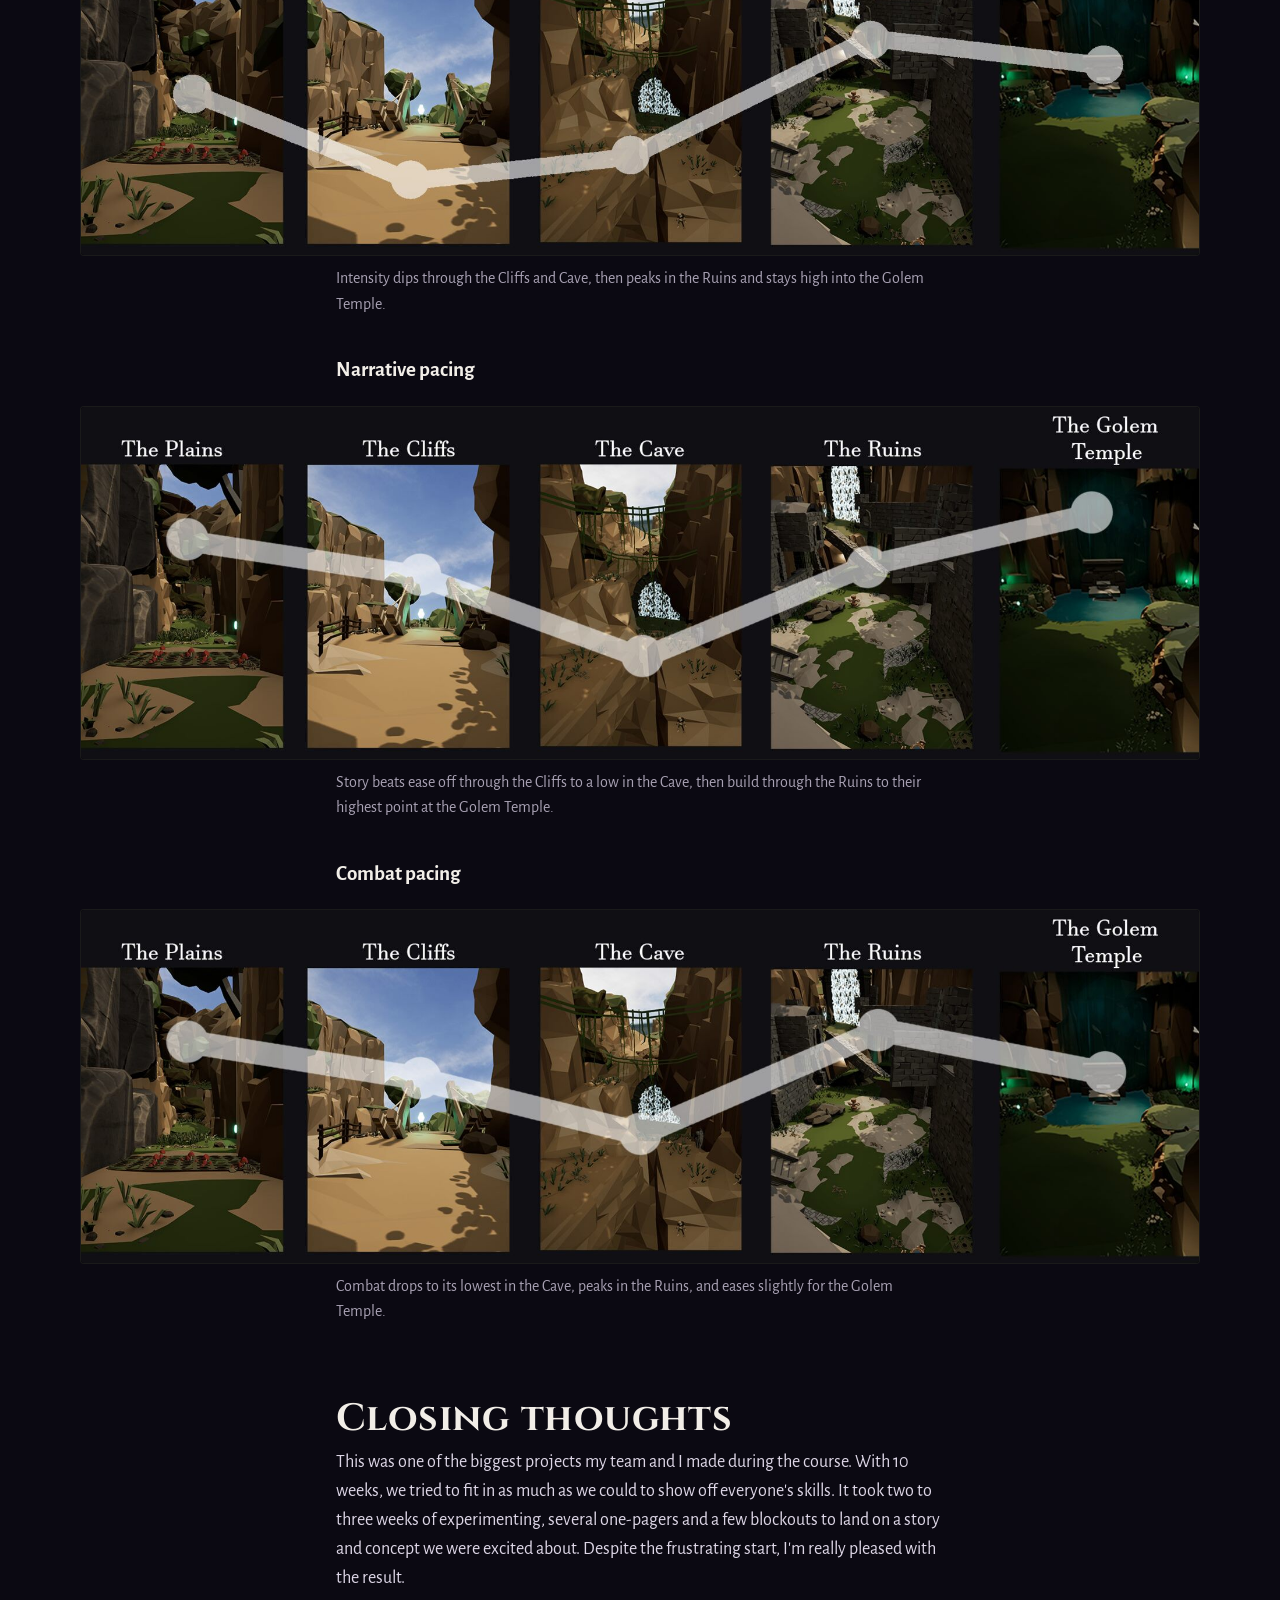
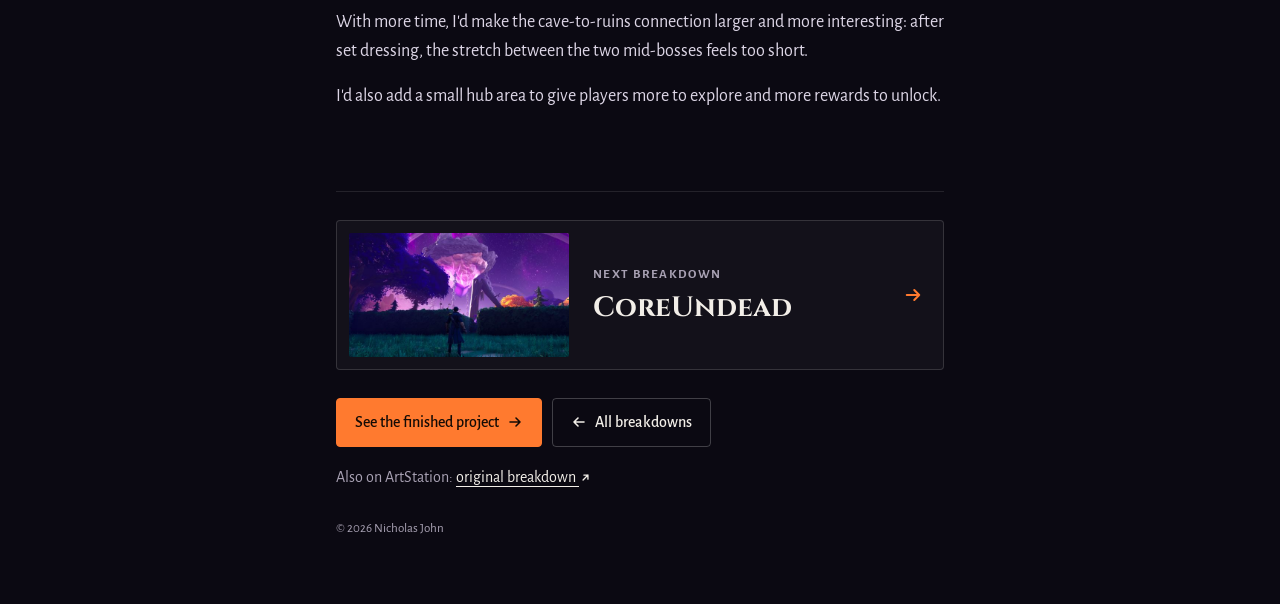
<file: cursebreaker-breakdown.html>
<!doctype html>
<html lang="en">
<head>
  <meta charset="utf-8">
  <meta name="viewport" content="width=device-width, initial-scale=1, viewport-fit=cover">
  <title>Cursebreaker: Bringer of Death, breakdown · Nicholas John</title>
  <meta name="description" content="Level design breakdown of Cursebreaker: Bringer of Death, a souls-like action-RPG level built in Unreal Engine 5 by Nicholas John and his team at KPU.">
  <meta name="theme-color" content="#0b0912">
  <link rel="canonical" href="https://nicholasjohn-portfolio.com/cursebreaker-breakdown.html">
  <meta property="og:type" content="article">
  <meta property="og:site_name" content="Nicholas John">
  <meta property="og:title" content="Cursebreaker: Bringer of Death · Level design breakdown">
  <meta property="og:description" content="A souls-like action-RPG level in Unreal Engine 5: references, metrics, combat and platforming spaces, set dressing, and pacing.">
  <meta property="og:url" content="https://nicholasjohn-portfolio.com/cursebreaker-breakdown.html">
  <meta property="og:image" content="https://nicholasjohn-portfolio.com/img/bringer.jpg">
  <meta name="twitter:card" content="summary_large_image">
  <link rel="preconnect" href="https://fonts.googleapis.com">
  <link rel="preconnect" href="https://fonts.gstatic.com" crossorigin>
  <link href="https://fonts.googleapis.com/css2?family=Cinzel:wght@700&family=Alegreya+Sans:wght@400;500;700&display=swap" rel="stylesheet">
  <link rel="icon" href="favicon.svg" type="image/svg+xml">
  <link rel="stylesheet" href="style.css?v=27">
  <link rel="stylesheet" href="project.css?v=38">
</head>
<body class="project-page">
  <header class="nav">
    <a class="nav-logo" href="index.html">Nicholas John</a>
    <nav aria-label="Site">
      <a class="nav-wide" href="index.html#about">About</a>
      <a class="nav-wide" href="index.html#work">Featured</a>
      <a href="index.html#projects">Projects</a>
      <a href="index.html#breakdowns" aria-current="true">Breakdowns</a>
      <a href="index.html#contact">Contact</a>
    </nav>
  </header>

  <main class="pp">
    <header class="pp-head">
      <a class="pp-back" href="index.html#breakdowns"><span class="ico ico-left" aria-hidden="true"></span> All breakdowns</a>
      <nav class="pp-switch" aria-label="Pages for this project"><a href="cursebreaker.html">Project</a><a href="cursebreaker-breakdown.html" aria-current="page">Breakdown</a></nav>
      <h1>Cursebreaker: Bringer of Death</h1>
      <p class="pp-meta">2023 · Team project at KPU · 10 weeks · Unreal Engine 5</p>
      <p class="pp-role">Action RPG / Hack and Slash · Level Design, Combat Spaces, Set Dressing, Lighting</p>
    </header>

    <figure class="pp-hero"><img src="img/cursebreaker/shot-3.jpg" width="1600" height="900" alt="A sunlit sandy path through the Cliffs, passing wooden supports toward a glowing marker."></figure>

    <div class="pp-intro">
      <p class="pp-lede">A fantasy action-RPG level with souls-like combat, made with my team for our final-term project in the Advanced Game Design course at Kwantlen Polytechnic University (KPU). My goal was a memorable level that unveils new abilities as players progress and draws them into a captivating story.</p>
      <p class="pp-part"><strong>My part:</strong> level design, combat spaces and lighting. I also helped with the post-process materials and the game design.</p>
    </div>
    <nav class="pp-toc" aria-label="On this page"><p class="pp-mini">On this page</p><ul><li><a href="#pre">Pre-production</a></li><li><a href="#production">Production</a></li><li><a href="#flow">Level flow</a></li><li><a href="#closing">Closing thoughts</a></li></ul></nav>

    <!-- PRE-PRODUCTION -->
    <section class="pp-part-block" aria-labelledby="pre">
      <h2 id="pre">Pre-production</h2>

      <h3>References</h3>
      <p>I gathered references for landmarks, environments, rooms and traps, as both reference material and inspiration. I compiled everything in PureRef into a one-page board that became the foundation for the level.</p>
      <figure class="pp-fig">
        <img src="img/cursebreaker/references.jpg" width="1600" height="900" loading="lazy" decoding="async" alt="A PureRef board of reference images for landmarks, environments, rooms and traps.">
      </figure>

      <h3>Story</h3>
      <p>Ajay is back to fight the dead, but this time his goal is far more personal: saving the life of a loved one.</p>

      <h3>Points of interest</h3>
      <ul class="pp-list">
        <li>Tutorial Area</li><li>Cliffs</li><li>Cave</li><li>Ruins</li><li>Golem Temple</li>
      </ul>

      <h3>2D layout</h3>
      <figure class="pp-fig">
        <img src="img/cursebreaker/map-2d.jpg" width="1600" height="771" loading="lazy" decoding="async" alt="The 2D layout map of the level, from the tutorial area to the Golem Temple.">
      </figure>
    </section>

    <!-- PRODUCTION -->
    <section class="pp-part-block" aria-labelledby="production">
      <h2 id="production">Production</h2>

      <h3>Understanding metrics</h3>
      <p>To nail the metrics, I built a gym out of default Unreal shapes and scattered markers around it, using the Unreal mannequin for scale. Once the metrics felt right, I blocked out a rough 3D mock-up of the whole level, start to finish.</p>
      <figure class="pp-fig pp-fig-narrow">
        <button class="pp-gif" type="button" data-gif="img/cursebreaker/metrics-gym.gif" data-label="Metrics gym clip" aria-label="Play the metrics gym clip (10 MB GIF)">
          <img src="img/cursebreaker/metrics-gym-still.jpg" width="710" height="400" style="--ar: calc(710 / 400)" loading="lazy" decoding="async" alt="The metrics gym in Unreal: default shapes and markers with the mannequin for scale.">
          <span class="pp-play" aria-hidden="true"><span class="ico ico-right"></span> Play clip</span>
        </button>
      </figure>

      <h3>Combat spaces</h3>
      <p>It's a hack-and-slash fest that pushes players into fights, but the combat spaces reward diverse strategies: vantage points, hidden traps and secret healing items all give players options.</p>
      <figure class="pp-fig">
        <img src="img/cursebreaker/combat-space.jpg" width="1600" height="1142" loading="lazy" decoding="async" alt="Top-down view of a combat space: the player on high ground above enemies, traps and bones.">
      </figure>
      <figure class="pp-fig pp-video">
        <iframe src="https://www.youtube-nocookie.com/embed/pOR2P-5Gt7k?rel=0" title="Cursebreaker combat spaces (video)" loading="lazy" allow="accelerometer; encrypted-media; gyroscope; picture-in-picture; fullscreen" allowfullscreen></iframe>
      </figure>

      <h3>Platforming areas</h3>
      <p>Platforming is the main way to traverse the entire map. There are hidden areas and vantage points that can only be reached by platforming.</p>
      <figure class="pp-fig">
        <img src="img/cursebreaker/platforming.jpg" width="1600" height="900" loading="lazy" decoding="async" alt="The player walks a sandy path toward rock ledges, with an enemy waiting on the platform above.">
      </figure>
      <figure class="pp-fig pp-video">
        <iframe src="https://www.youtube-nocookie.com/embed/jHL9lhyg6ec?rel=0" title="Cursebreaker platforming areas (video)" loading="lazy" allow="accelerometer; encrypted-media; gyroscope; picture-in-picture; fullscreen" allowfullscreen></iframe>
      </figure>

      <h3>Feedback session</h3>
      <p>Once the greybox was complete, I shared the level with instructors and classmates for feedback on platforming feel, narrative, combat and AI.</p>

      <h3>Set dressing</h3>
      <p>After a week of feedback and iteration, the greybox was locked and ready for set dressing. I mainly used Synty Studios' Dungeon pack, which had every asset I needed to populate the level the way my teammates and I wanted.</p>
      <figure class="pp-fig">
        <img src="img/cursebreaker/set-dressing-1.jpg" width="1600" height="901" loading="lazy" decoding="async" alt="A view from high ground across the set-dressed canyon toward the next landmarks.">
        <figcaption>From high ground, the next landmarks are always in view.</figcaption>
      </figure>
      <figure class="pp-fig">
        <img src="img/cursebreaker/set-dressing-2.jpg" width="1600" height="1067" loading="lazy" decoding="async" alt="Looking out of a cave mouth onto a grassy path with a campfire, framed by trees and canyon walls.">
      </figure>
    </section>

    <!-- LEVEL FLOW -->
    <section class="pp-part-block" aria-labelledby="flow">
      <h2 id="flow">Level flow</h2>

      <h3>Layout overview</h3>
      <figure class="pp-fig pp-fig-wide">
        <img src="img/cb-route.jpg" width="1920" height="870" loading="lazy" decoding="async" alt="The route through six areas: the Entrance, the Plains, the Cliffs and the Cave, then down into the Ruins and on to the Golem Temple.">
      </figure>
      <p>The layout is linear, with secret areas reached by platforming. Each point of interest has exploration beats that reward the player with loot or story moments that expand on Ajay's adventure, and every area ends in a boss fight or an arena fight.</p>

      <h3>Intensity</h3>
      <figure class="pp-fig pp-fig-wide">
        <img src="img/cb-intensity.jpg" width="1920" height="605" loading="lazy" decoding="async" alt="Intensity chart: dropping from the Plains to a low in the Cliffs, slightly higher in the Cave, peaking in the Ruins and staying high at the Golem Temple.">
        <figcaption>Intensity dips through the Cliffs and Cave, then peaks in the Ruins and stays high into the Golem Temple.</figcaption>
      </figure>

      <h3>Narrative pacing</h3>
      <figure class="pp-fig pp-fig-wide">
        <img src="img/cb-narrative.jpg" width="1920" height="605" loading="lazy" decoding="async" alt="Narrative pacing chart: easing down from the Plains through the Cliffs to a low in the Cave, rising through the Ruins to its highest point at the Golem Temple.">
        <figcaption>Story beats ease off through the Cliffs to a low in the Cave, then build through the Ruins to their highest point at the Golem Temple.</figcaption>
      </figure>

      <h3>Combat pacing</h3>
      <figure class="pp-fig pp-fig-wide">
        <img src="img/cb-combat.jpg" width="1920" height="605" loading="lazy" decoding="async" alt="Combat pacing chart: easing down from the Plains to its lowest in the Cave, peaking in the Ruins and easing slightly at the Golem Temple.">
        <figcaption>Combat drops to its lowest in the Cave, peaks in the Ruins, and eases slightly for the Golem Temple.</figcaption>
      </figure>
    </section>

    <!-- CLOSING -->
    <section class="pp-part-block" aria-labelledby="closing">
      <h2 id="closing">Closing thoughts</h2>
      <p>This was one of the biggest projects my team and I made during the course. With 10 weeks, we tried to fit in as much as we could to show off everyone's skills. It took two to three weeks of experimenting, several one-pagers and a few blockouts to land on a story and concept we were excited about. Despite the frustrating start, I'm really pleased with the result.</p>
      <p>With more time, I'd make the cave-to-ruins connection larger and more interesting: after set dressing, the stretch between the two mid-bosses feels too short.</p>
      <p>I'd also add a small hub area to give players more to explore and more rewards to unlock.</p>
    </section>

    <footer class="pp-foot">
      <a class="pp-next" href="coreundead-breakdown.html">
        <img src="img/sm/bd-coreundead.jpg" alt="" width="640" height="360" loading="lazy" decoding="async">
        <span class="pp-next-text"><span class="pp-next-label">Next breakdown</span><span class="pp-next-title">CoreUndead</span></span> <span class="ico ico-right" aria-hidden="true"></span>
      </a>
      <div class="btns">
        <a class="btn primary" href="cursebreaker.html">See the finished project <span class="ico ico-right" aria-hidden="true"></span></a>
        <a class="btn" href="index.html#breakdowns"><span class="ico ico-left" aria-hidden="true"></span> All breakdowns</a>
      </div>
      <p>Also on ArtStation: <a href="https://www.artstation.com/blogs/nicholasjohn/3ZZpN" target="_blank" rel="noopener">original breakdown <span class="ico ico-out" aria-hidden="true"></span><span class="sr-only"> (opens in a new tab)</span></a></p>
      <p class="pp-copy">© 2026 Nicholas John</p>
    </footer>
  </main>

  <script src="project.js?v=35"></script>
</body>
</html>
</file>
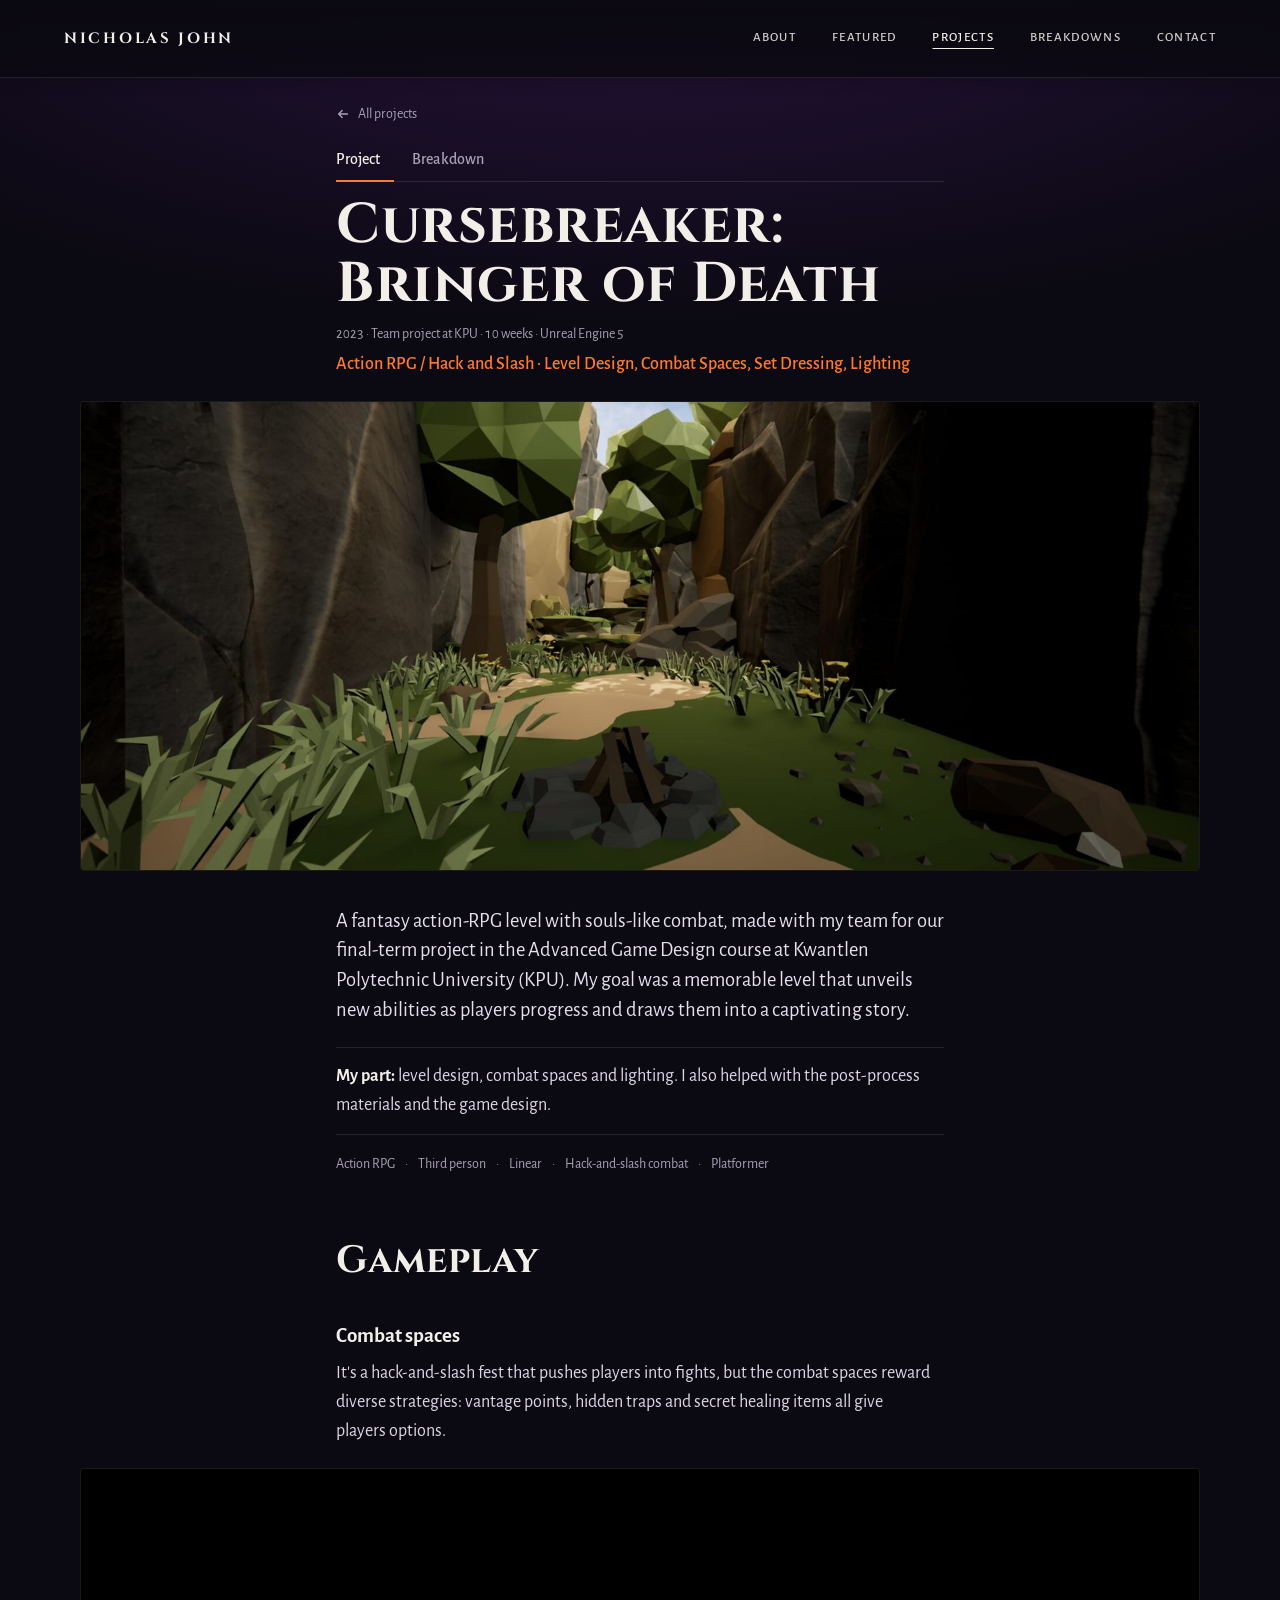
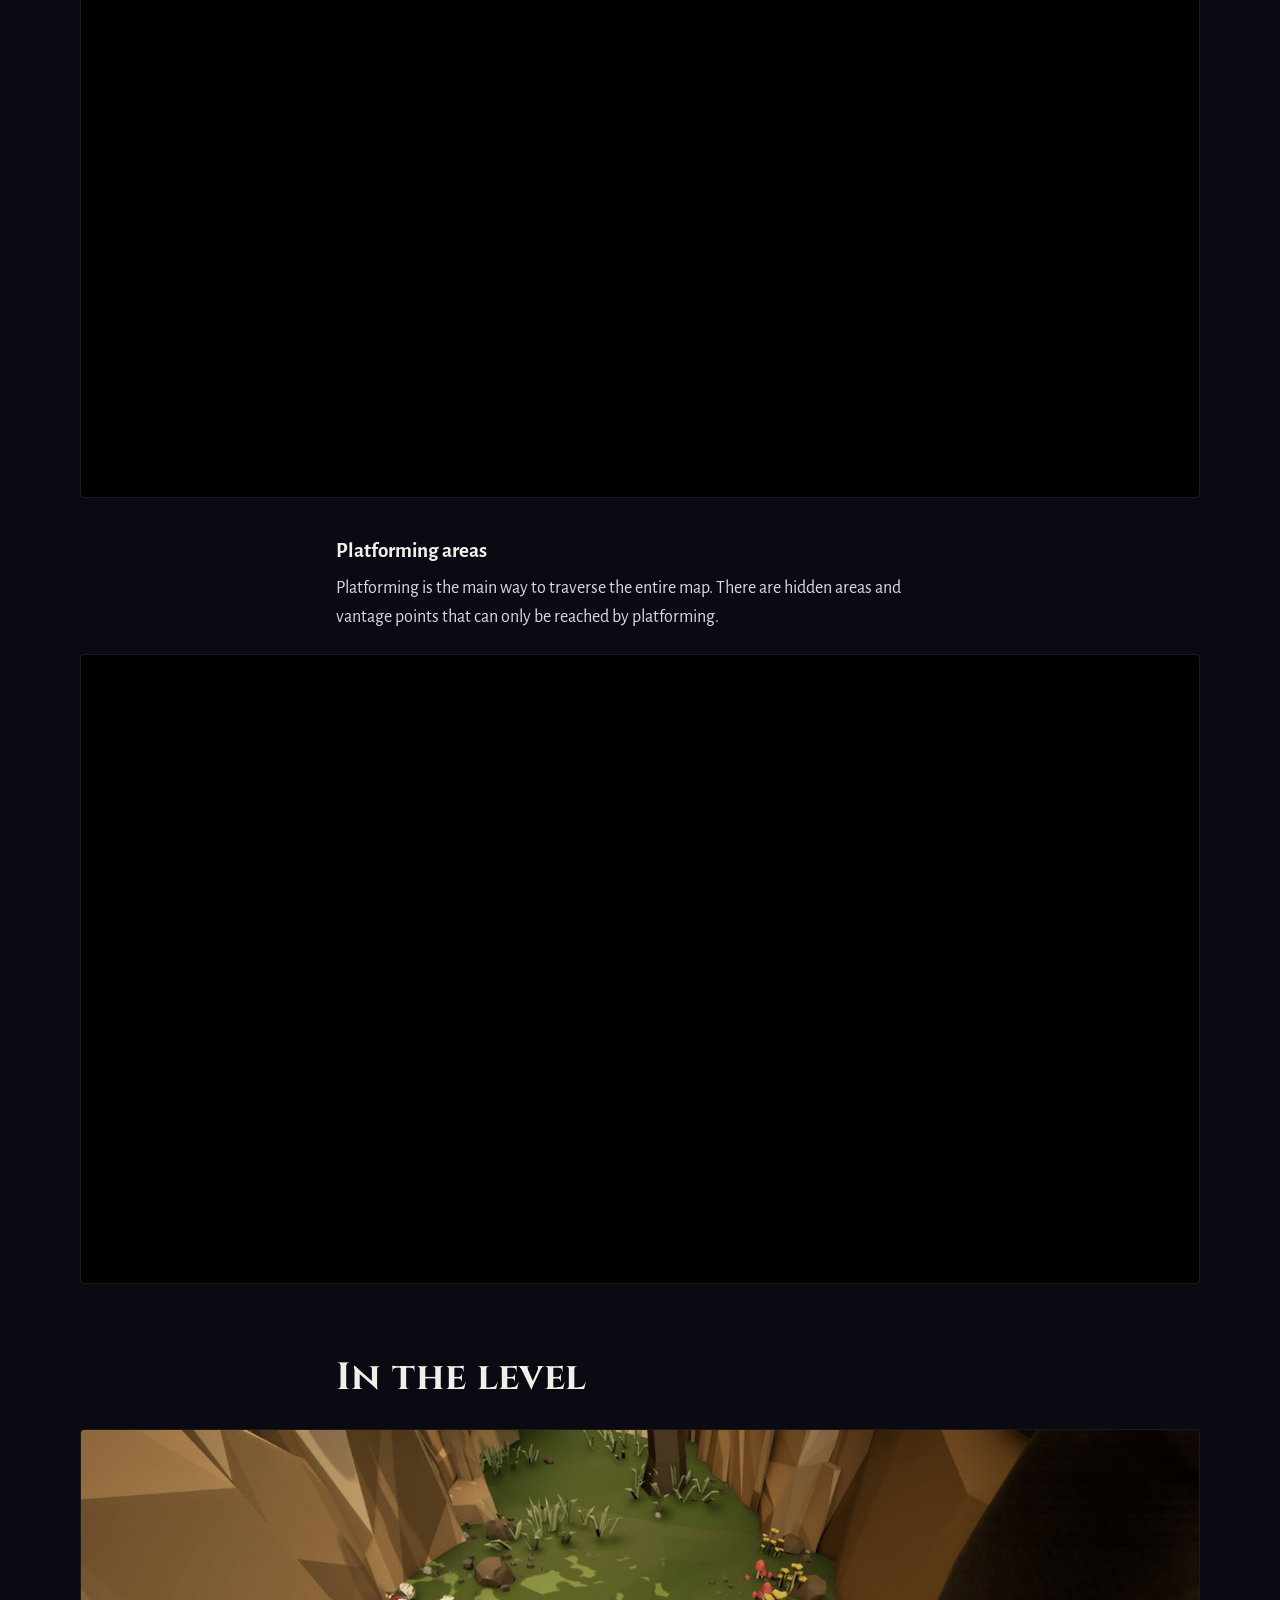
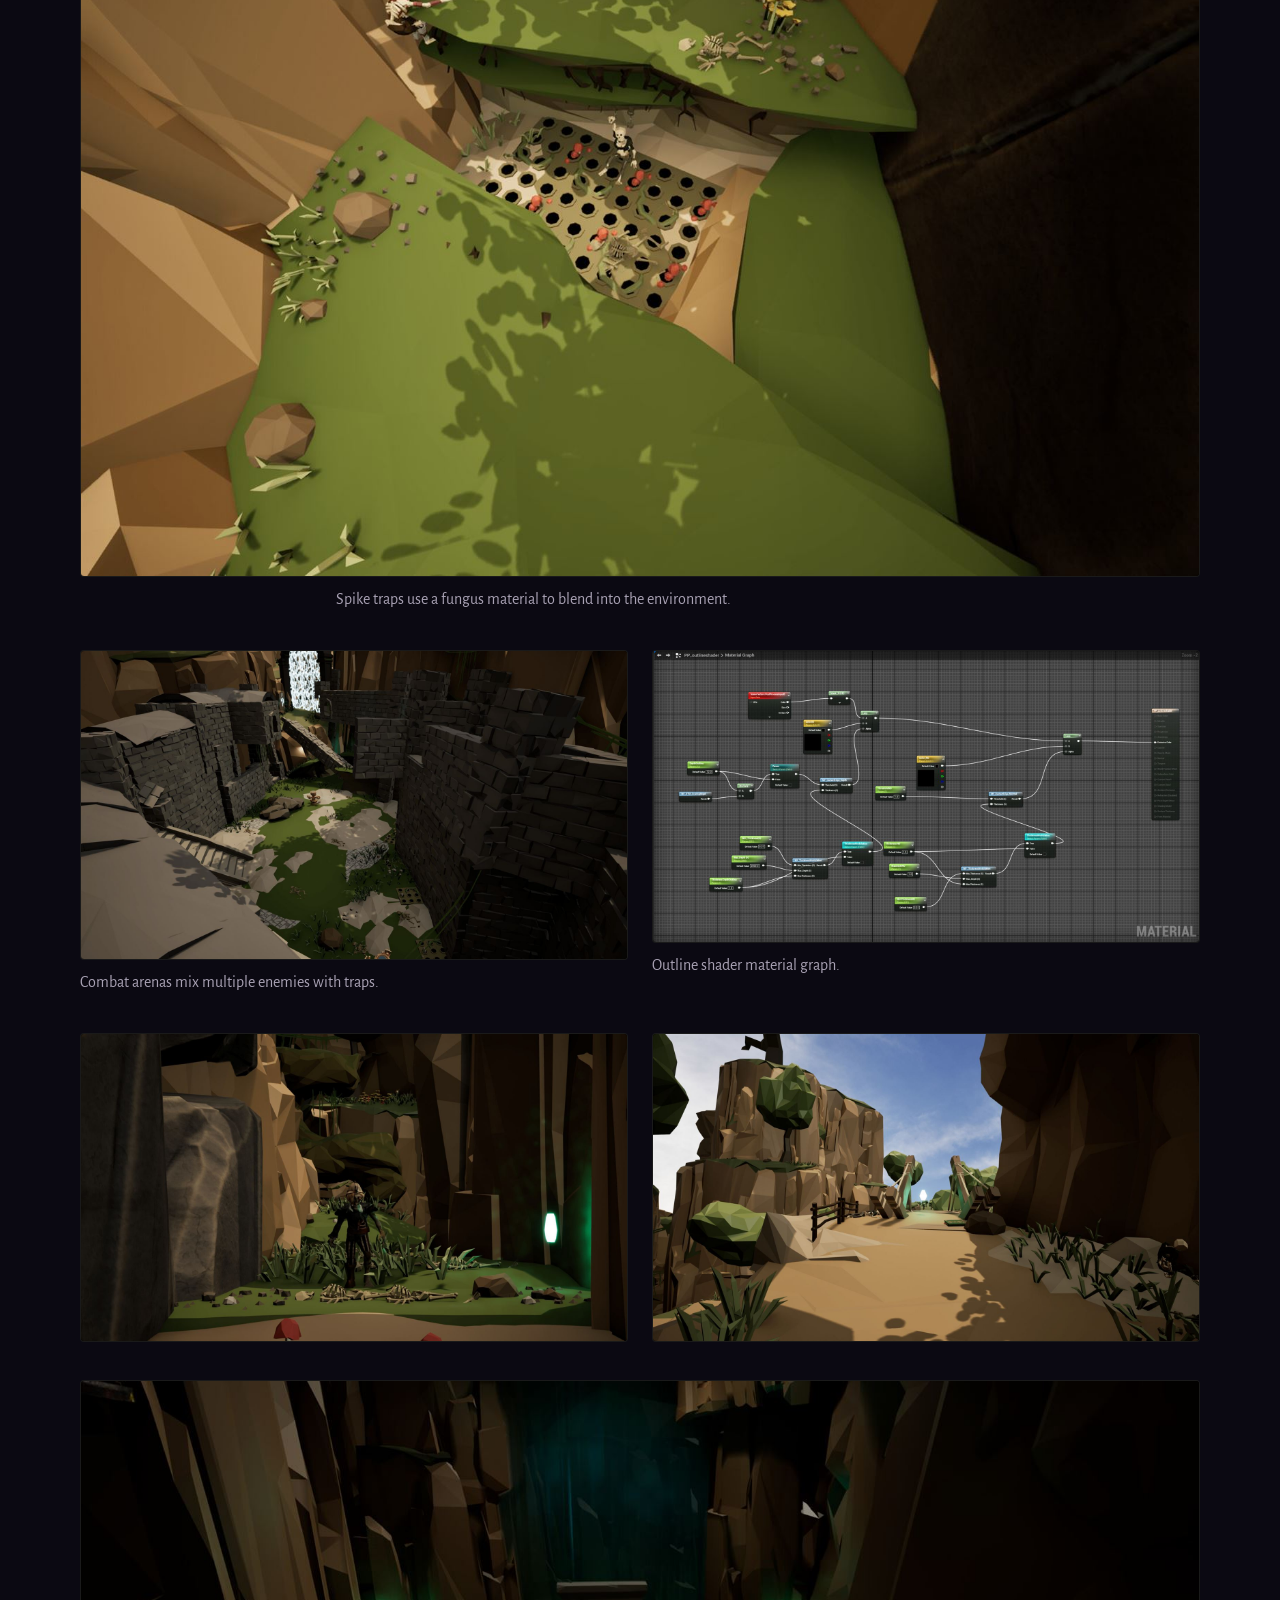
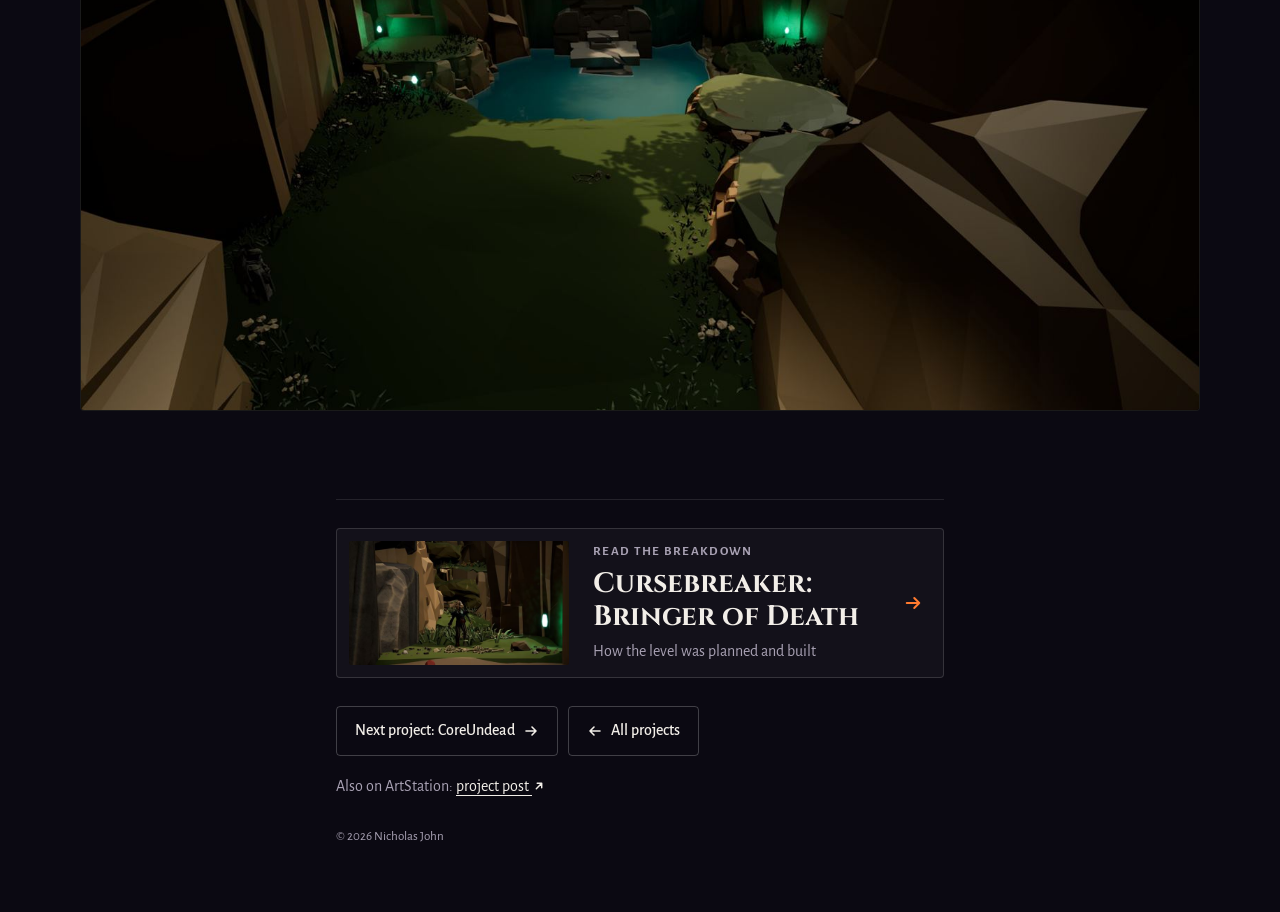
<file: cursebreaker.html>
<!doctype html>
<html lang="en">
<head>
  <meta charset="utf-8">
  <meta name="viewport" content="width=device-width, initial-scale=1, viewport-fit=cover">
  <title>Cursebreaker: Bringer of Death · Nicholas John</title>
  <meta name="description" content="Cursebreaker: Bringer of Death, a souls-like action-RPG level built in Unreal Engine 5 by Nicholas John and his team at KPU.">
  <meta name="theme-color" content="#0b0912">
  <link rel="canonical" href="https://nicholasjohn-portfolio.com/cursebreaker.html">
  <meta property="og:type" content="article">
  <meta property="og:site_name" content="Nicholas John">
  <meta property="og:title" content="Cursebreaker: Bringer of Death · Nicholas John">
  <meta property="og:description" content="A souls-like action-RPG level in Unreal Engine 5, with hack-and-slash combat, platforming and a custom outline shader.">
  <meta property="og:url" content="https://nicholasjohn-portfolio.com/cursebreaker.html">
  <meta property="og:image" content="https://nicholasjohn-portfolio.com/img/bringer.jpg">
  <meta name="twitter:card" content="summary_large_image">
  <link rel="preconnect" href="https://fonts.googleapis.com">
  <link rel="preconnect" href="https://fonts.gstatic.com" crossorigin>
  <link href="https://fonts.googleapis.com/css2?family=Cinzel:wght@700&family=Alegreya+Sans:wght@400;500;700&display=swap" rel="stylesheet">
  <link rel="icon" href="favicon.svg" type="image/svg+xml">
  <link rel="stylesheet" href="style.css?v=27">
  <link rel="stylesheet" href="project.css?v=38">
</head>
<body class="project-page">
  <header class="nav">
    <a class="nav-logo" href="index.html">Nicholas John</a>
    <nav aria-label="Site">
      <a class="nav-wide" href="index.html#about">About</a>
      <a href="index.html#work">Featured</a>
      <a href="index.html#projects" aria-current="true">Projects</a>
      <a class="nav-wide" href="index.html#breakdowns">Breakdowns</a>
      <a href="index.html#contact">Contact</a>
    </nav>
  </header>

  <main class="pp">
    <header class="pp-head">
      <a class="pp-back" href="index.html#projects"><span class="ico ico-left" aria-hidden="true"></span> All projects</a>
      <nav class="pp-switch" aria-label="Pages for this project"><a href="cursebreaker.html" aria-current="page">Project</a><a href="cursebreaker-breakdown.html">Breakdown</a></nav>
      <h1>Cursebreaker: Bringer of Death</h1>
      <p class="pp-meta">2023 · Team project at KPU · 10 weeks · Unreal Engine 5</p>
      <p class="pp-role">Action RPG / Hack and Slash · Level Design, Combat Spaces, Set Dressing, Lighting</p>
    </header>

    <figure class="pp-hero">
      <img src="img/bringer.jpg" width="1600" height="1067" alt="A dirt path winding between low-poly canyon walls, lit by sunlight from above.">
    </figure>

    <div class="pp-intro">
      <p class="pp-lede">A fantasy action-RPG level with souls-like combat, made with my team for our final-term project in the Advanced Game Design course at Kwantlen Polytechnic University (KPU). My goal was a memorable level that unveils new abilities as players progress and draws them into a captivating story.</p>
      <p class="pp-part"><strong>My part:</strong> level design, combat spaces and lighting. I also helped with the post-process materials and the game design.</p>
      <ul class="pp-facts" aria-label="Project details">
        <li>Action RPG</li><li>Third person</li><li>Linear</li><li>Hack-and-slash combat</li><li>Platformer</li>
      </ul>
    </div>


    <!-- GAMEPLAY -->
    <section class="pp-part-block" aria-labelledby="play">
      <h2 id="play">Gameplay</h2>
      <h3>Combat spaces</h3>
      <p>It's a hack-and-slash fest that pushes players into fights, but the combat spaces reward diverse strategies: vantage points, hidden traps and secret healing items all give players options.</p>
      <figure class="pp-fig pp-video">
        <iframe src="https://www.youtube-nocookie.com/embed/pOR2P-5Gt7k?rel=0" title="Cursebreaker combat spaces (video)" loading="lazy" allow="accelerometer; encrypted-media; gyroscope; picture-in-picture; fullscreen" allowfullscreen></iframe>
      </figure>
      <h3>Platforming areas</h3>
      <p>Platforming is the main way to traverse the entire map. There are hidden areas and vantage points that can only be reached by platforming.</p>
      <figure class="pp-fig pp-video">
        <iframe src="https://www.youtube-nocookie.com/embed/jHL9lhyg6ec?rel=0" title="Cursebreaker platforming areas (video)" loading="lazy" allow="accelerometer; encrypted-media; gyroscope; picture-in-picture; fullscreen" allowfullscreen></iframe>
      </figure>
    </section>

    <!-- SCREENSHOTS (from the ArtStation project post) -->
    <section class="pp-part-block" aria-labelledby="shots">
      <h2 id="shots">In the level</h2>
      <div class="pp-grid">
        <figure class="pp-fig">
          <img src="img/cursebreaker/spike-traps.jpg" width="1600" height="1067" loading="lazy" decoding="async" alt="Spike traps hidden in the ground under a fungus material.">
          <figcaption>Spike traps use a fungus material to blend into the environment.</figcaption>
        </figure>
        <figure class="pp-fig">
          <img src="img/cursebreaker/combat-arena.jpg" width="1600" height="900" loading="lazy" decoding="async" alt="A combat arena with several enemies and traps.">
          <figcaption>Combat arenas mix multiple enemies with traps.</figcaption>
        </figure>
        <figure class="pp-fig">
          <img src="img/cursebreaker/shader-graph.jpg" width="1600" height="852" loading="lazy" decoding="async" alt="The outline post-process shader's material graph in Unreal Engine.">
          <figcaption>Outline shader material graph.</figcaption>
        </figure>
        <figure class="pp-fig">
          <img src="img/cursebreaker/shot-2.jpg" width="1600" height="900" loading="lazy" decoding="async" alt="An undead enemy stands among bones in a grassy canyon, beside a glowing green lantern.">
        </figure>
        <figure class="pp-fig">
          <img src="img/cursebreaker/shot-3.jpg" width="1600" height="900" loading="lazy" decoding="async" alt="A sunlit sandy path through the Cliffs, passing wooden supports toward a glowing marker.">
        </figure>
        <figure class="pp-fig">
          <img src="img/cursebreaker/shot-4.jpg" width="1600" height="900" loading="lazy" decoding="async" alt="The Golem Temple: a stone altar above a blue pool, lit by green lights in a dark canyon.">
        </figure>
      </div>
    </section>

    <footer class="pp-foot">
      <a class="pp-next pp-next-deeper" href="cursebreaker-breakdown.html">
        <img src="img/sm/bd-bringer.jpg" alt="" width="640" height="334" loading="lazy" decoding="async">
        <span class="pp-next-text"><span class="pp-next-label">Read the breakdown</span><span class="pp-next-title">Cursebreaker: Bringer of Death</span><span class="pp-next-sub">How the level was planned and built</span></span> <span class="ico ico-right" aria-hidden="true"></span>
      </a>
      <div class="btns">
        <a class="btn" href="coreundead.html">Next project: CoreUndead <span class="ico ico-right" aria-hidden="true"></span></a>
        <a class="btn" href="index.html#projects"><span class="ico ico-left" aria-hidden="true"></span> All projects</a>
      </div>
      <p>Also on ArtStation: <a href="https://www.artstation.com/artwork/GeyrK3" target="_blank" rel="noopener">project post <span class="ico ico-out" aria-hidden="true"></span><span class="sr-only"> (opens in a new tab)</span></a></p>
      <p class="pp-copy">© 2026 Nicholas John</p>
    </footer>
  </main>

  <script src="project.js?v=35"></script>
</body>
</html>
</file>
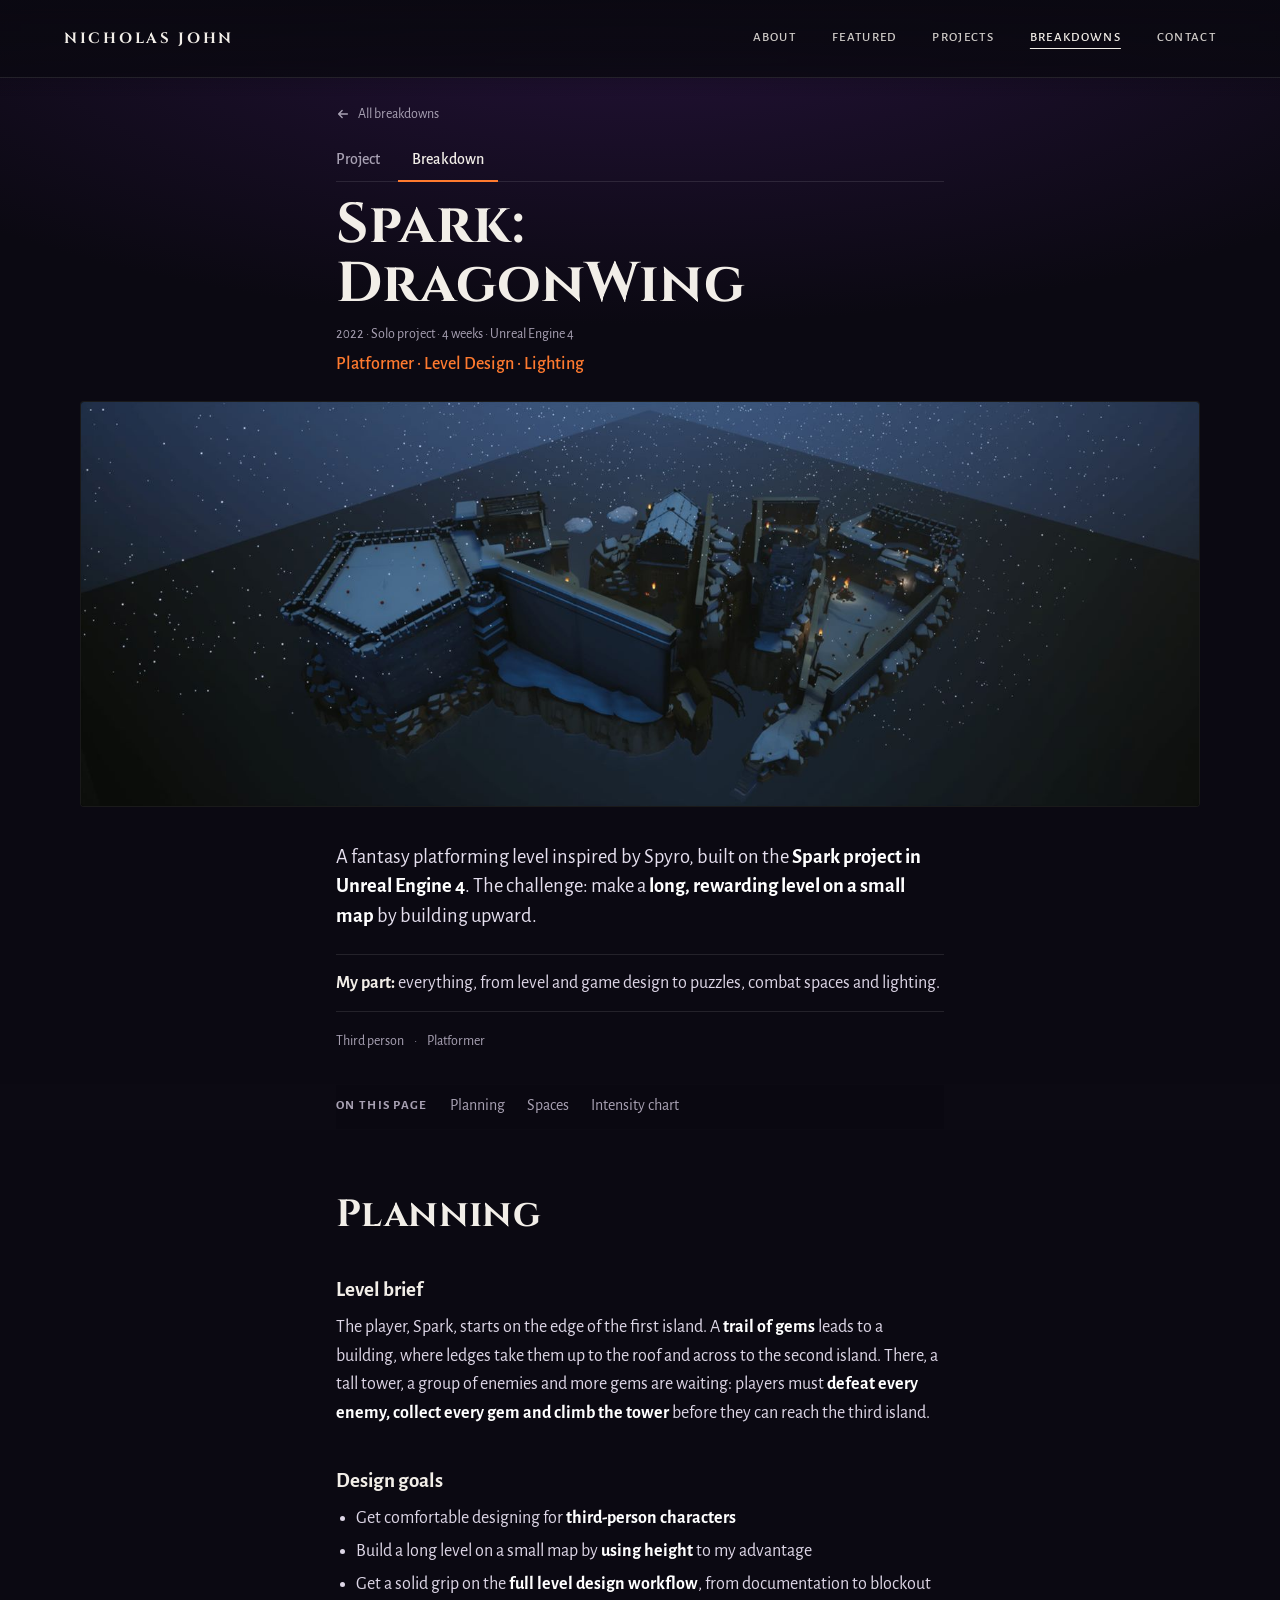
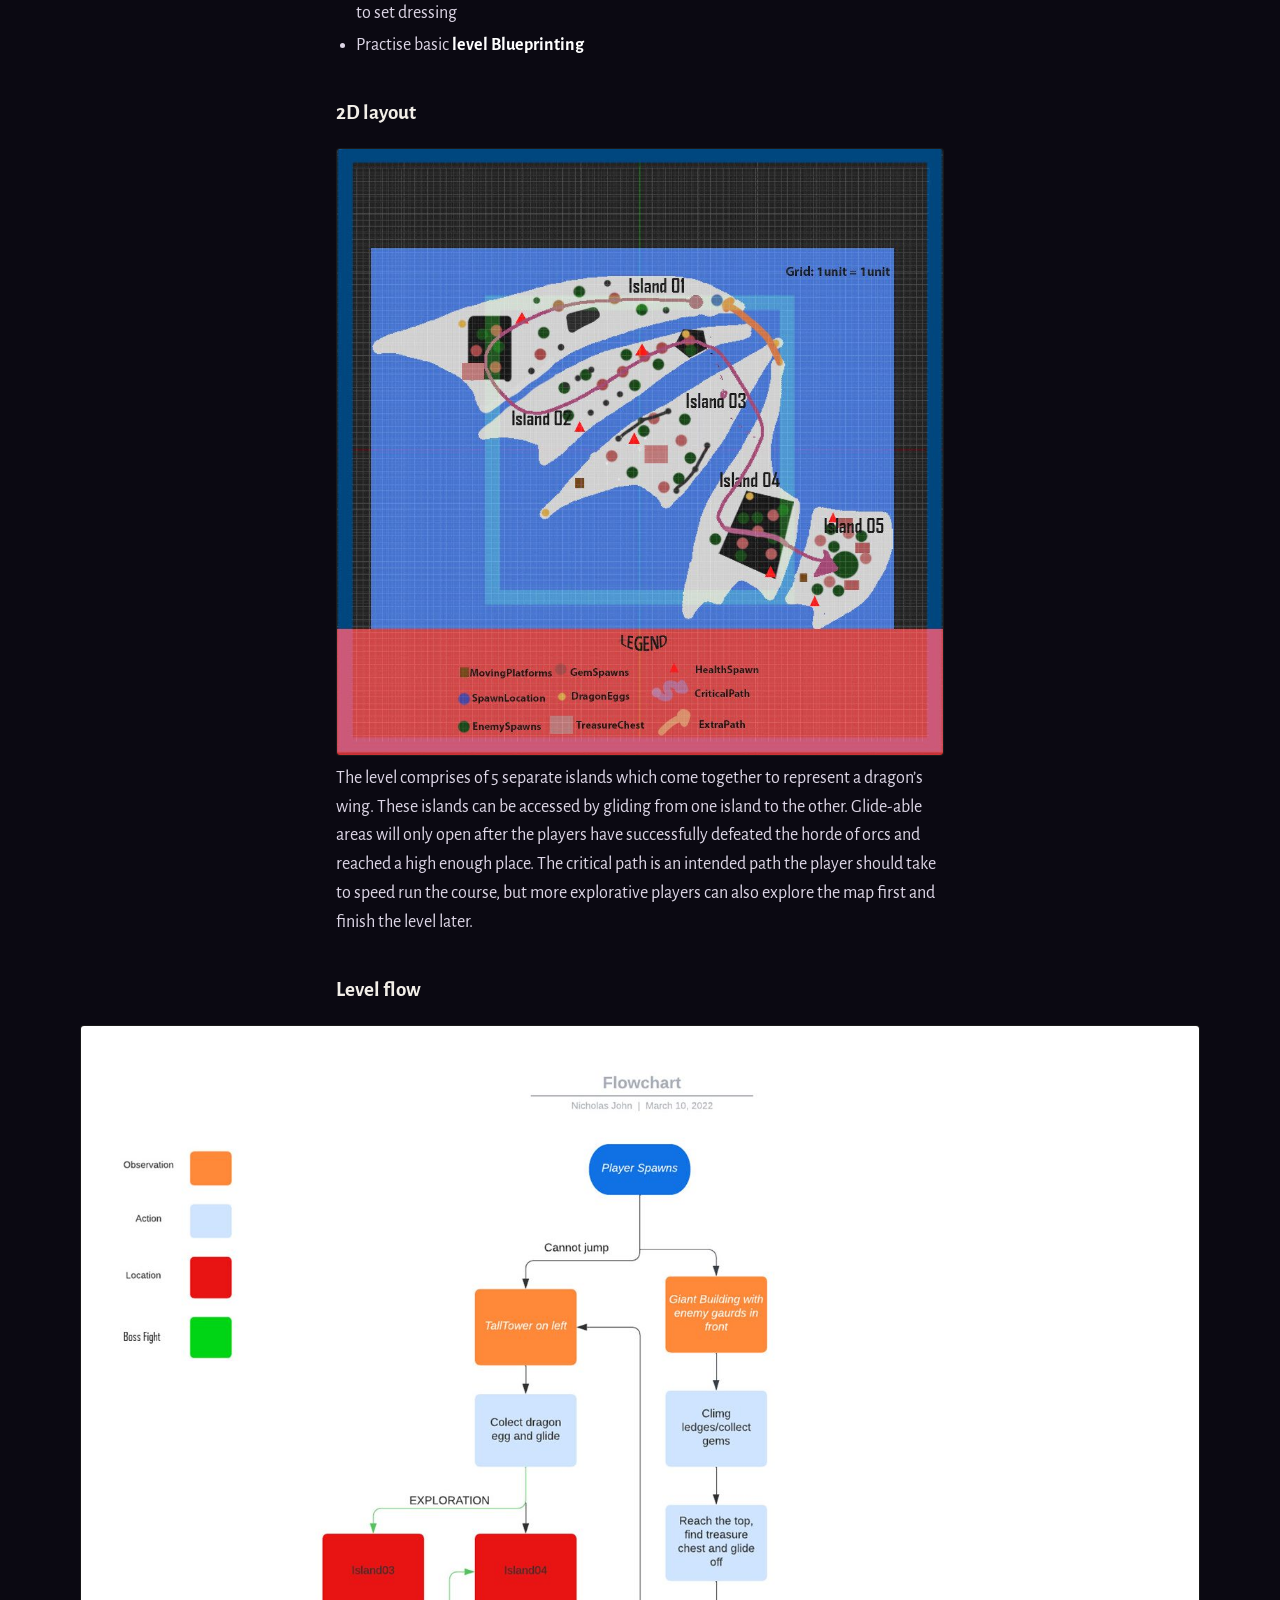
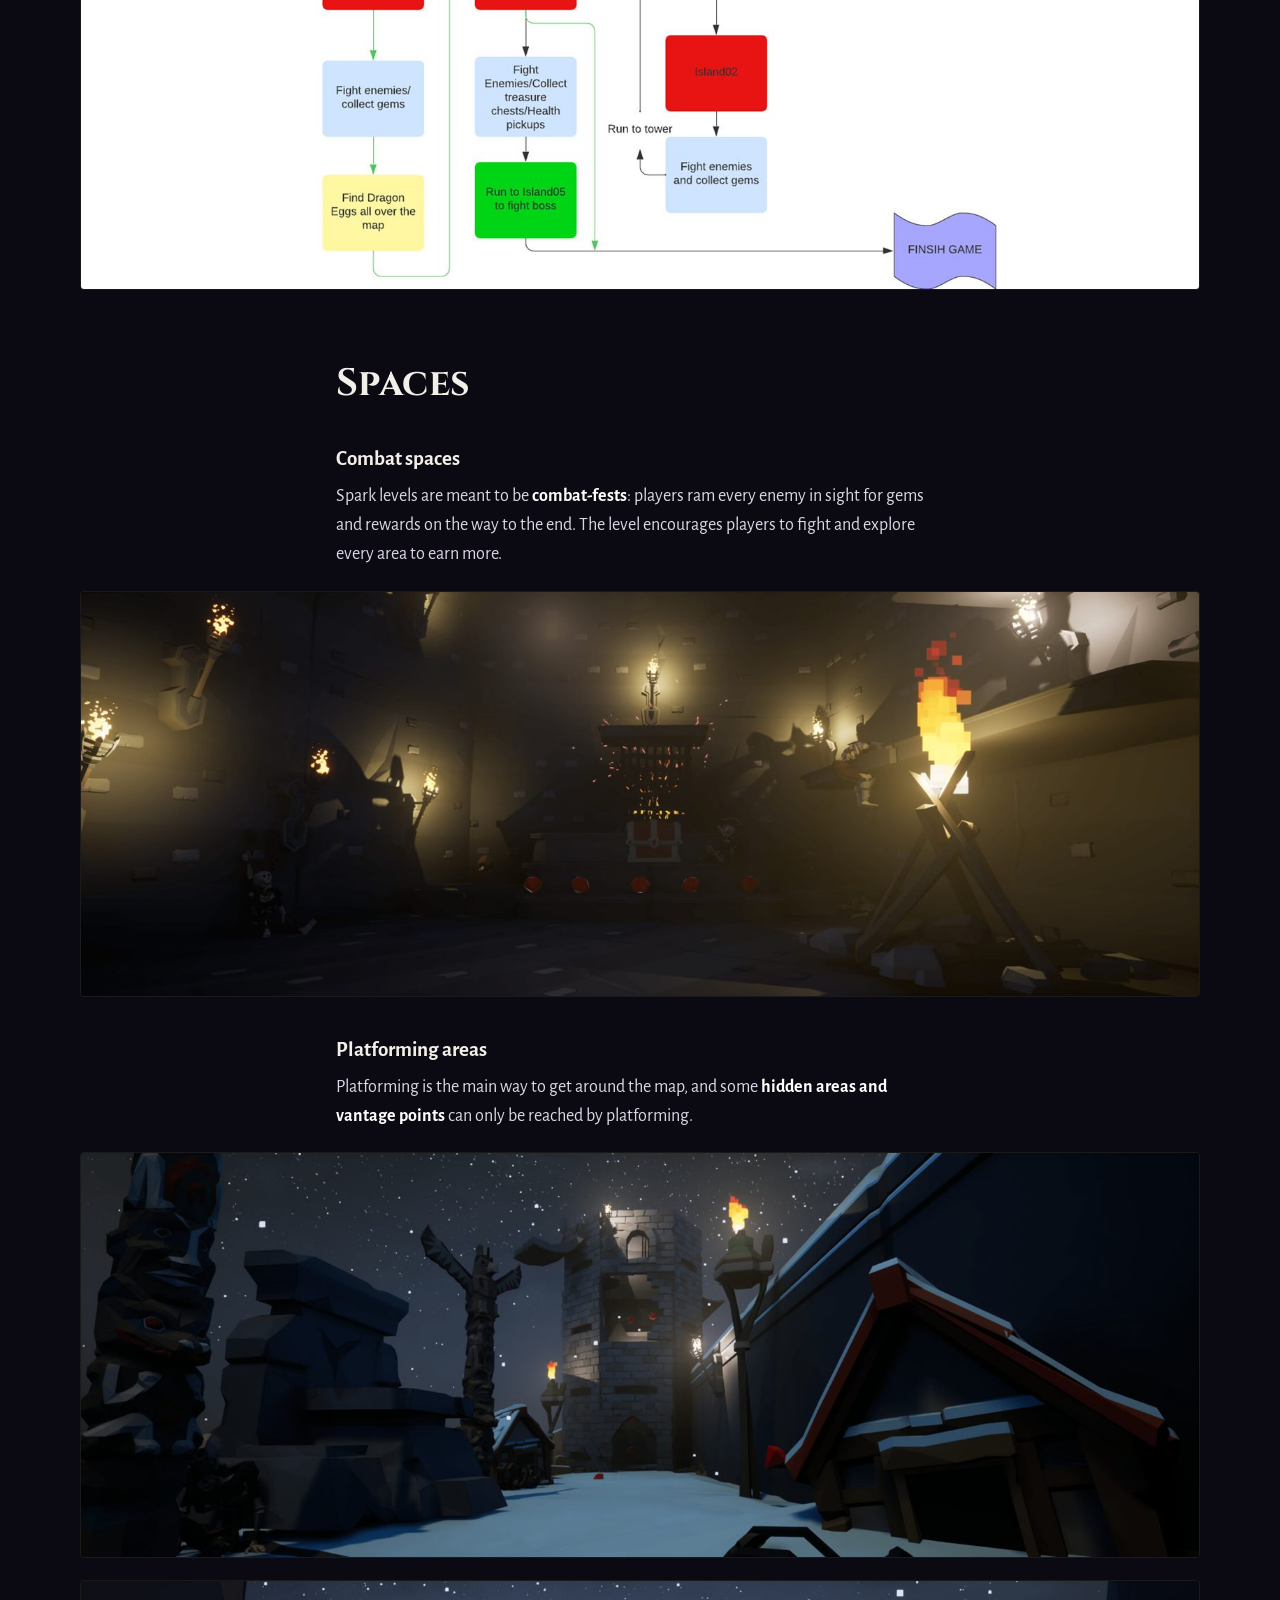
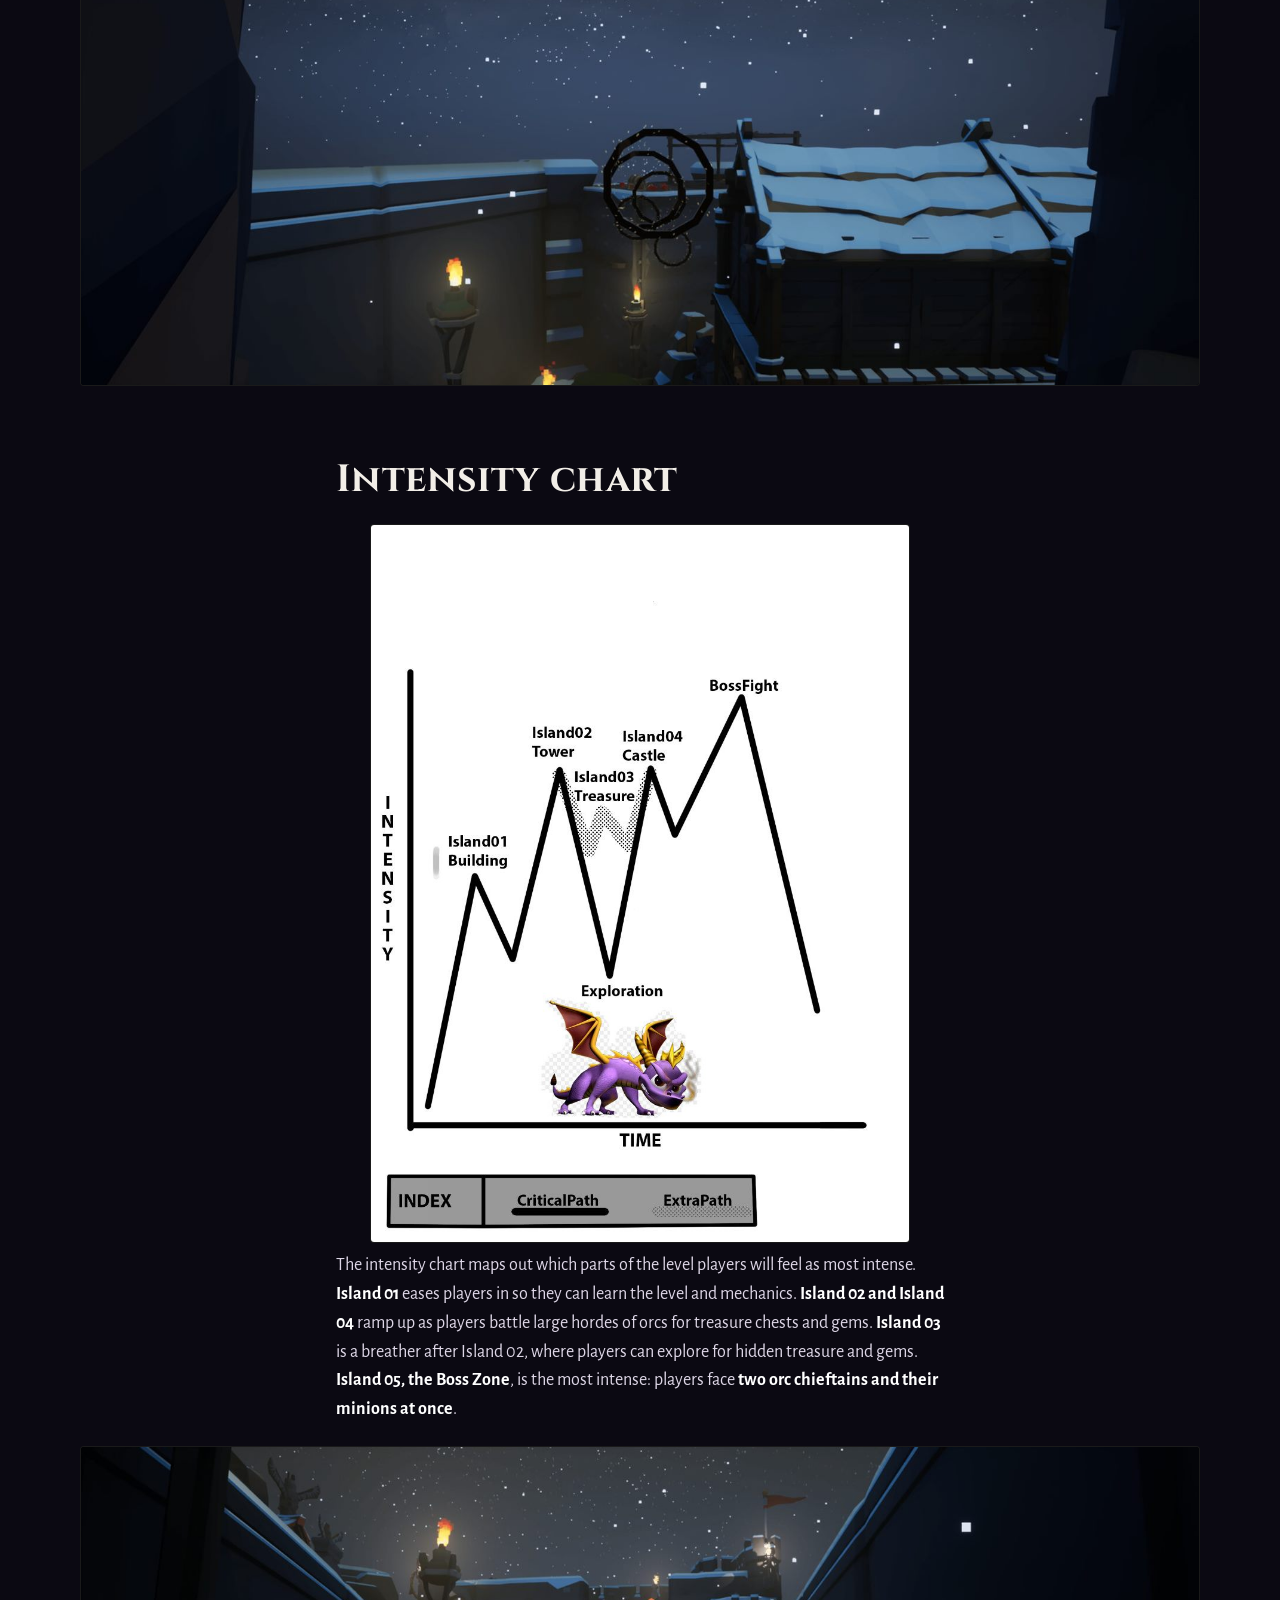
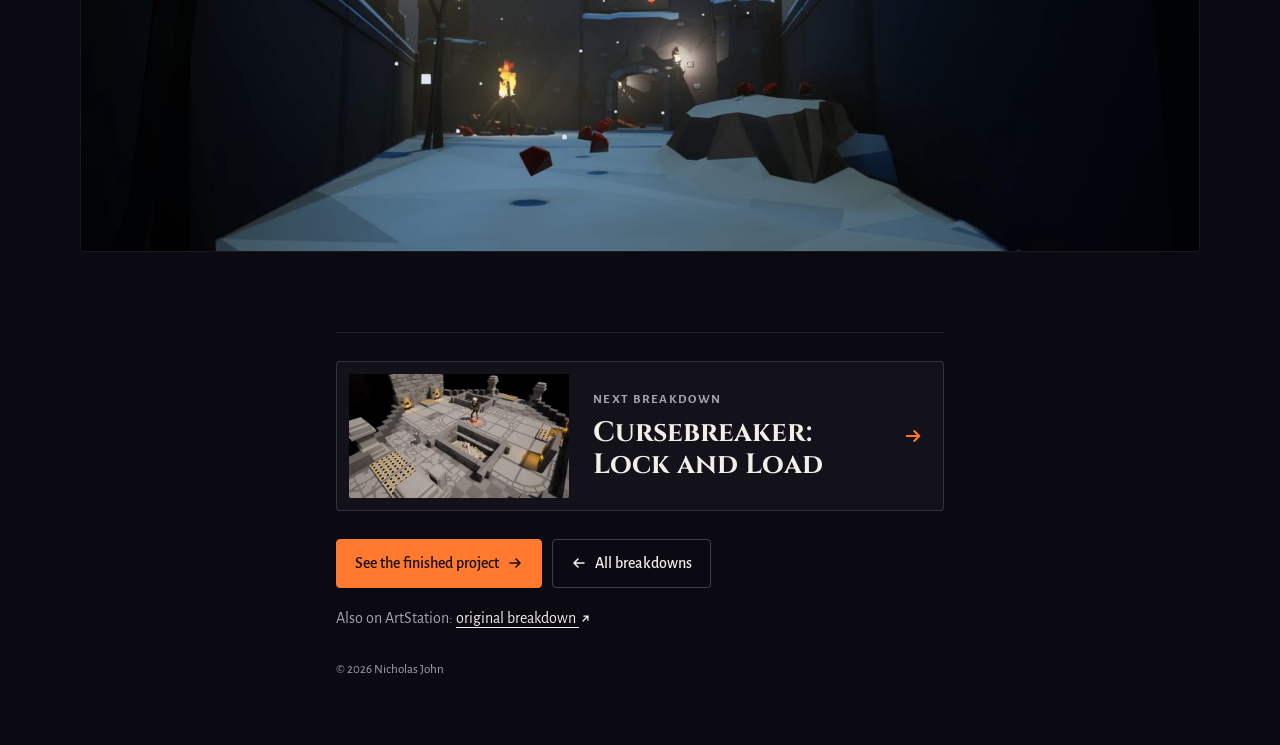
<file: dragonwing-breakdown.html>
<!doctype html>
<html lang="en">
<head>
  <meta charset="utf-8">
  <meta name="viewport" content="width=device-width, initial-scale=1, viewport-fit=cover">
  <title>Spark: DragonWing, breakdown · Nicholas John</title>
  <meta name="description" content="Level design document for Spark: DragonWing: level brief, design goals, 2D layout, level flow, combat and platforming spaces, and intensity.">
  <meta name="theme-color" content="#0b0912">
  <link rel="canonical" href="https://nicholasjohn-portfolio.com/dragonwing-breakdown.html">
  <meta property="og:type" content="article">
  <meta property="og:site_name" content="Nicholas John">
  <meta property="og:title" content="Spark: DragonWing, breakdown · Nicholas John">
  <meta property="og:description" content="Level design document for Spark: DragonWing: level brief, design goals, 2D layout, level flow, combat and platforming spaces, and intensity.">
  <meta property="og:url" content="https://nicholasjohn-portfolio.com/dragonwing-breakdown.html">
  <meta property="og:image" content="https://nicholasjohn-portfolio.com/img/dragonwing.jpg">
  <meta name="twitter:card" content="summary_large_image">
  <link rel="preconnect" href="https://fonts.googleapis.com">
  <link rel="preconnect" href="https://fonts.gstatic.com" crossorigin>
  <link href="https://fonts.googleapis.com/css2?family=Cinzel:wght@700&family=Alegreya+Sans:wght@400;500;700&display=swap" rel="stylesheet">
  <link rel="icon" href="favicon.svg" type="image/svg+xml">
  <link rel="stylesheet" href="style.css?v=27">
  <link rel="stylesheet" href="project.css?v=38">
</head>
<body class="project-page">
  <header class="nav">
    <a class="nav-logo" href="index.html">Nicholas John</a>
    <nav aria-label="Site">
      <a class="nav-wide" href="index.html#about">About</a>
      <a class="nav-wide" href="index.html#work">Featured</a>
      <a href="index.html#projects">Projects</a>
      <a href="index.html#breakdowns" aria-current="true">Breakdowns</a>
      <a href="index.html#contact">Contact</a>
    </nav>
  </header>

  <main class="pp">
    <header class="pp-head">
      <a class="pp-back" href="index.html#breakdowns"><span class="ico ico-left" aria-hidden="true"></span> All breakdowns</a>
      <nav class="pp-switch" aria-label="Pages for this project"><a href="dragonwing.html">Project</a><a href="dragonwing-breakdown.html" aria-current="page">Breakdown</a></nav>
      <h1>Spark: DragonWing</h1>
      <p class="pp-meta">2022 · Solo project · 4 weeks · Unreal Engine 4</p>
      <p class="pp-role">Platformer · Level Design · Lighting</p>
    </header>

    <figure class="pp-hero"><img src="img/dragonwing/overview.jpg" width="1600" height="578" alt="The whole DragonWing level at night: snow-covered buildings and towers packed onto small islands."></figure>

    <div class="pp-intro">
      <p class="pp-lede">A fantasy platforming level inspired by Spyro, built on the <strong>Spark project in Unreal Engine 4</strong>. The challenge: make a <strong>long, rewarding level on a small map</strong> by building upward.</p>
      <p class="pp-part"><strong>My part:</strong> everything, from level and game design to puzzles, combat spaces and lighting.</p>
      <ul class="pp-facts" aria-label="Project details">
        <li>Third person</li><li>Platformer</li>
      </ul>
    </div>
    <nav class="pp-toc" aria-label="On this page"><p class="pp-mini">On this page</p><ul><li><a href="#plan">Planning</a></li><li><a href="#spaces">Spaces</a></li><li><a href="#pacing">Intensity chart</a></li></ul></nav>

    <section class="pp-part-block" aria-labelledby="plan">
      <h2 id="plan">Planning</h2>

      <h3>Level brief</h3>
      <p>The player, Spark, starts on the edge of the first island. A <strong>trail of gems</strong> leads to a building, where ledges take them up to the roof and across to the second island. There, a tall tower, a group of enemies and more gems are waiting: players must <strong>defeat every enemy, collect every gem and climb the tower</strong> before they can reach the third island.</p>

      <h3>Design goals</h3>
      <ul class="pp-list">
        <li>Get comfortable designing for <strong>third-person characters</strong></li>
        <li>Build a long level on a small map by <strong>using height</strong> to my advantage</li>
        <li>Get a solid grip on the <strong>full level design workflow</strong>, from documentation to blockout to set dressing</li>
        <li>Practise basic <strong>level Blueprinting</strong></li>
      </ul>

      <h3>2D layout</h3>
      <figure class="pp-fig pp-fig-narrow">
        <img src="img/dragonwing/layout-2d.jpg" width="942" height="941" style="--ar: calc(942 / 941)" loading="lazy" decoding="async" alt="2D layout map: five islands arranged in the shape of a dragon's wing, with the critical path and enemy spawns marked.">
      </figure>
      <p>The level comprises of 5 separate islands which come together to represent a dragon’s wing. These islands can be accessed by gliding from one island to the other. Glide-able areas will only open after the players have successfully defeated the horde of orcs and reached a high enough place. The critical path is an intended path the player should take to speed run the course, but more explorative players can also explore the map first and finish the level later.</p>

      <h3>Level flow</h3>
      <figure class="pp-fig">
        <img src="img/dragonwing/level-flow.jpg" width="1600" height="1236" loading="lazy" decoding="async" alt="Level flow chart: from the start through each island's combat and gem objectives to the boss fight.">
      </figure>
    </section>

    <section class="pp-part-block" aria-labelledby="spaces">
      <h2 id="spaces">Spaces</h2>

      <h3>Combat spaces</h3>
      <p>Spark levels are meant to be <strong>combat-fests</strong>: players ram every enemy in sight for gems and rewards on the way to the end. The level encourages players to fight and explore every area to earn more.</p>
      <figure class="pp-fig">
        <img src="img/dragonwing/shot-7.jpg" width="1600" height="578" loading="lazy" decoding="async" alt="A torch-lit arena where orcs wait behind a portcullis.">
      </figure>

      <h3>Platforming areas</h3>
      <p>Platforming is the main way to get around the map, and some <strong>hidden areas and vantage points</strong> can only be reached by platforming.</p>
      <figure class="pp-fig">
        <img src="img/dragonwing/shot-2.jpg" width="1600" height="578" loading="lazy" decoding="async" alt="Snow-covered rooftops under a starry sky, with a round target hanging between buildings.">
      </figure>
      <figure class="pp-fig">
        <img src="img/dragonwing/shot-3.jpg" width="1600" height="578" loading="lazy" decoding="async" alt="A torch-lit stone courtyard with a barred gate, closed in by tall walls.">
      </figure>
    </section>

    <section class="pp-part-block" aria-labelledby="pacing">
      <h2 id="pacing">Intensity chart</h2>
      <figure class="pp-fig pp-fig-narrow">
        <img src="img/dragonwing/intensity.jpg" width="901" height="1202" style="--ar: calc(901 / 1202)" loading="lazy" decoding="async" alt="Intensity chart: low on Island 01, peaks on Islands 02 and 04, a dip on Island 03, and the highest peak at the Boss Zone.">
      </figure>
      <p>The intensity chart maps out which parts of the level players will feel as most intense. <strong>Island 01</strong> eases players in so they can learn the level and mechanics. <strong>Island 02 and Island 04</strong> ramp up as players battle large hordes of orcs for treasure chests and gems. <strong>Island 03</strong> is a breather after Island 02, where players can explore for hidden treasure and gems. <strong>Island 05, the Boss Zone</strong>, is the most intense: players face <strong>two orc chieftains and their minions at once</strong>.</p>
      <figure class="pp-fig">
        <img src="img/dragonwing/shot-1.jpg" width="1600" height="578" loading="lazy" decoding="async" alt="A snowy village street at night, lit by lanterns, with a dead tree and stone houses.">
      </figure>
    </section>

    <footer class="pp-foot">
      <a class="pp-next" href="lockandload-breakdown.html">
        <img src="img/sm/bd-lockandload.jpg" alt="" width="640" height="360" loading="lazy" decoding="async">
        <span class="pp-next-text"><span class="pp-next-label">Next breakdown</span><span class="pp-next-title">Cursebreaker: Lock and Load</span></span> <span class="ico ico-right" aria-hidden="true"></span>
      </a>
      <div class="btns">
        <a class="btn primary" href="dragonwing.html">See the finished project <span class="ico ico-right" aria-hidden="true"></span></a>
        <a class="btn" href="index.html#breakdowns"><span class="ico ico-left" aria-hidden="true"></span> All breakdowns</a>
      </div>
      <p>Also on ArtStation: <a href="https://www.artstation.com/blogs/nicholasjohn/wBBoR" target="_blank" rel="noopener">original breakdown <span class="ico ico-out" aria-hidden="true"></span><span class="sr-only"> (opens in a new tab)</span></a></p>
      <p class="pp-copy">© 2026 Nicholas John</p>
    </footer>
  </main>

  <script src="project.js?v=35"></script>
</body>
</html>
</file>
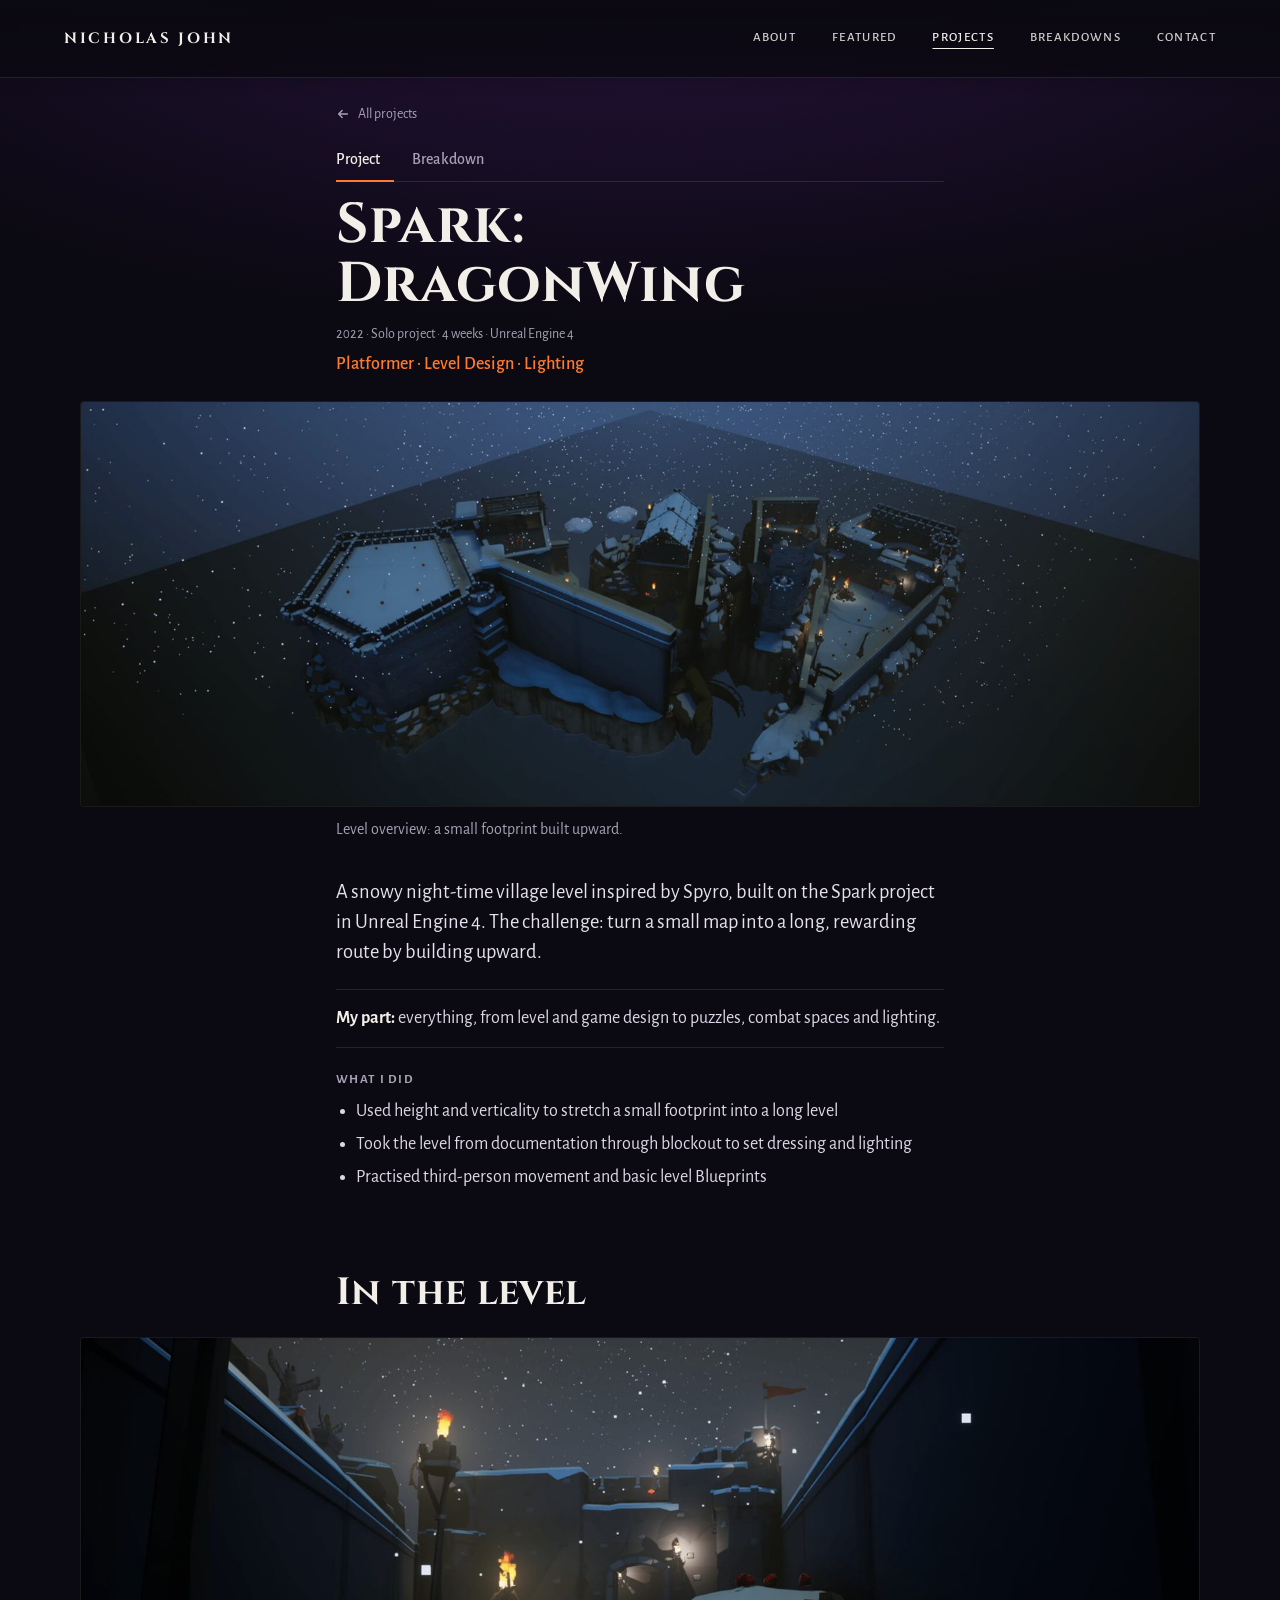
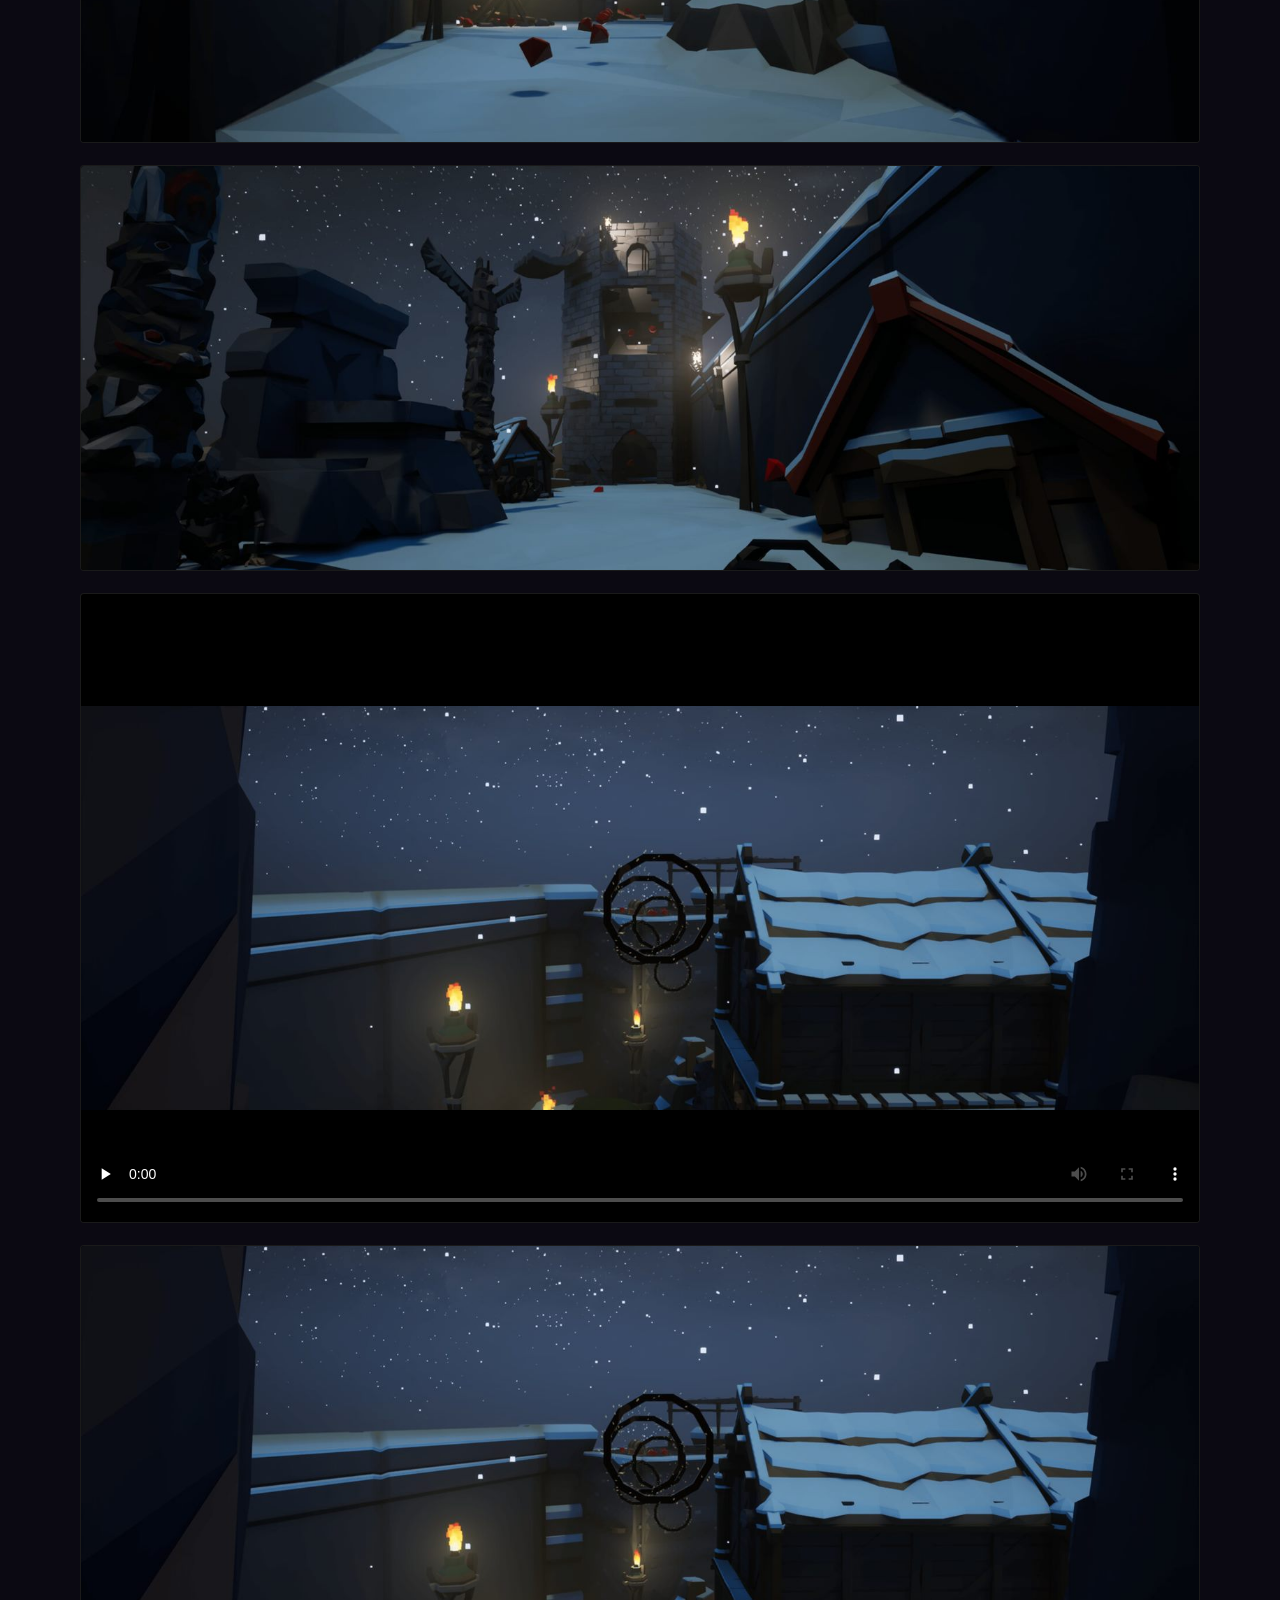
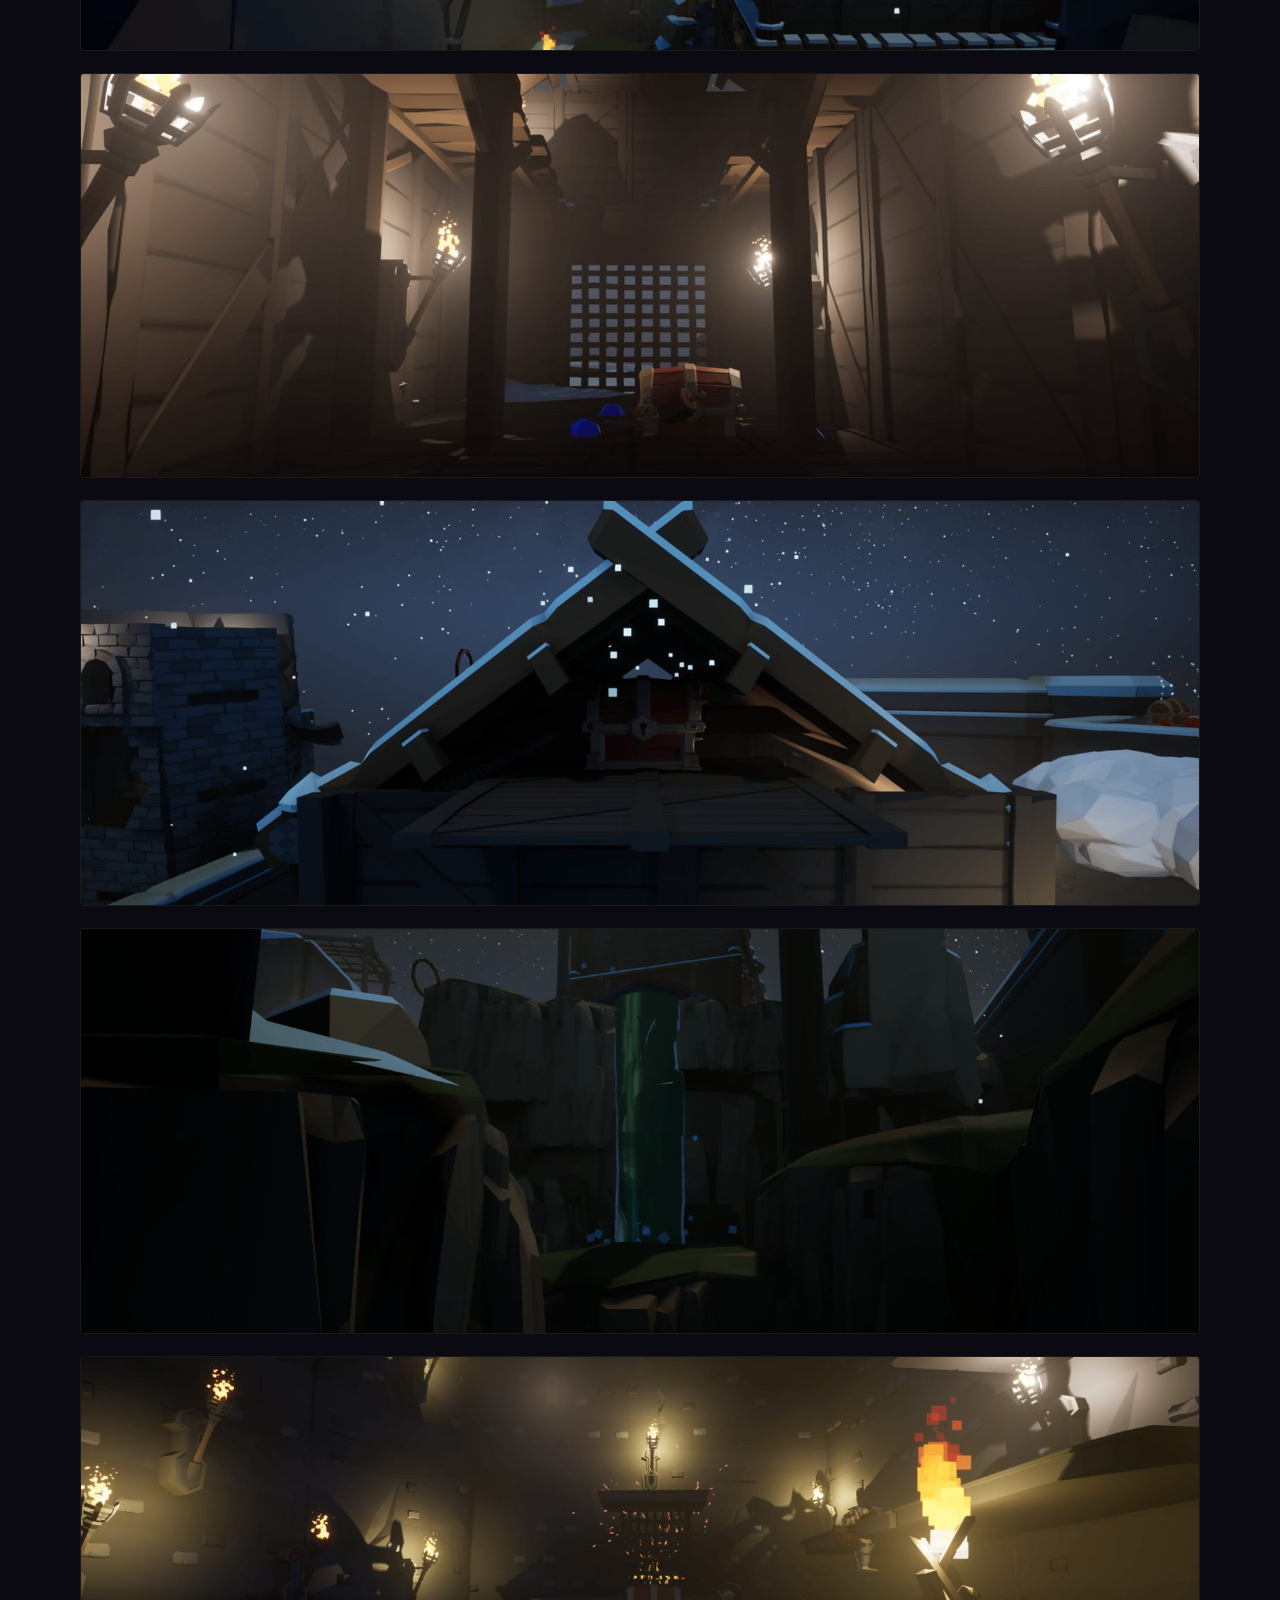
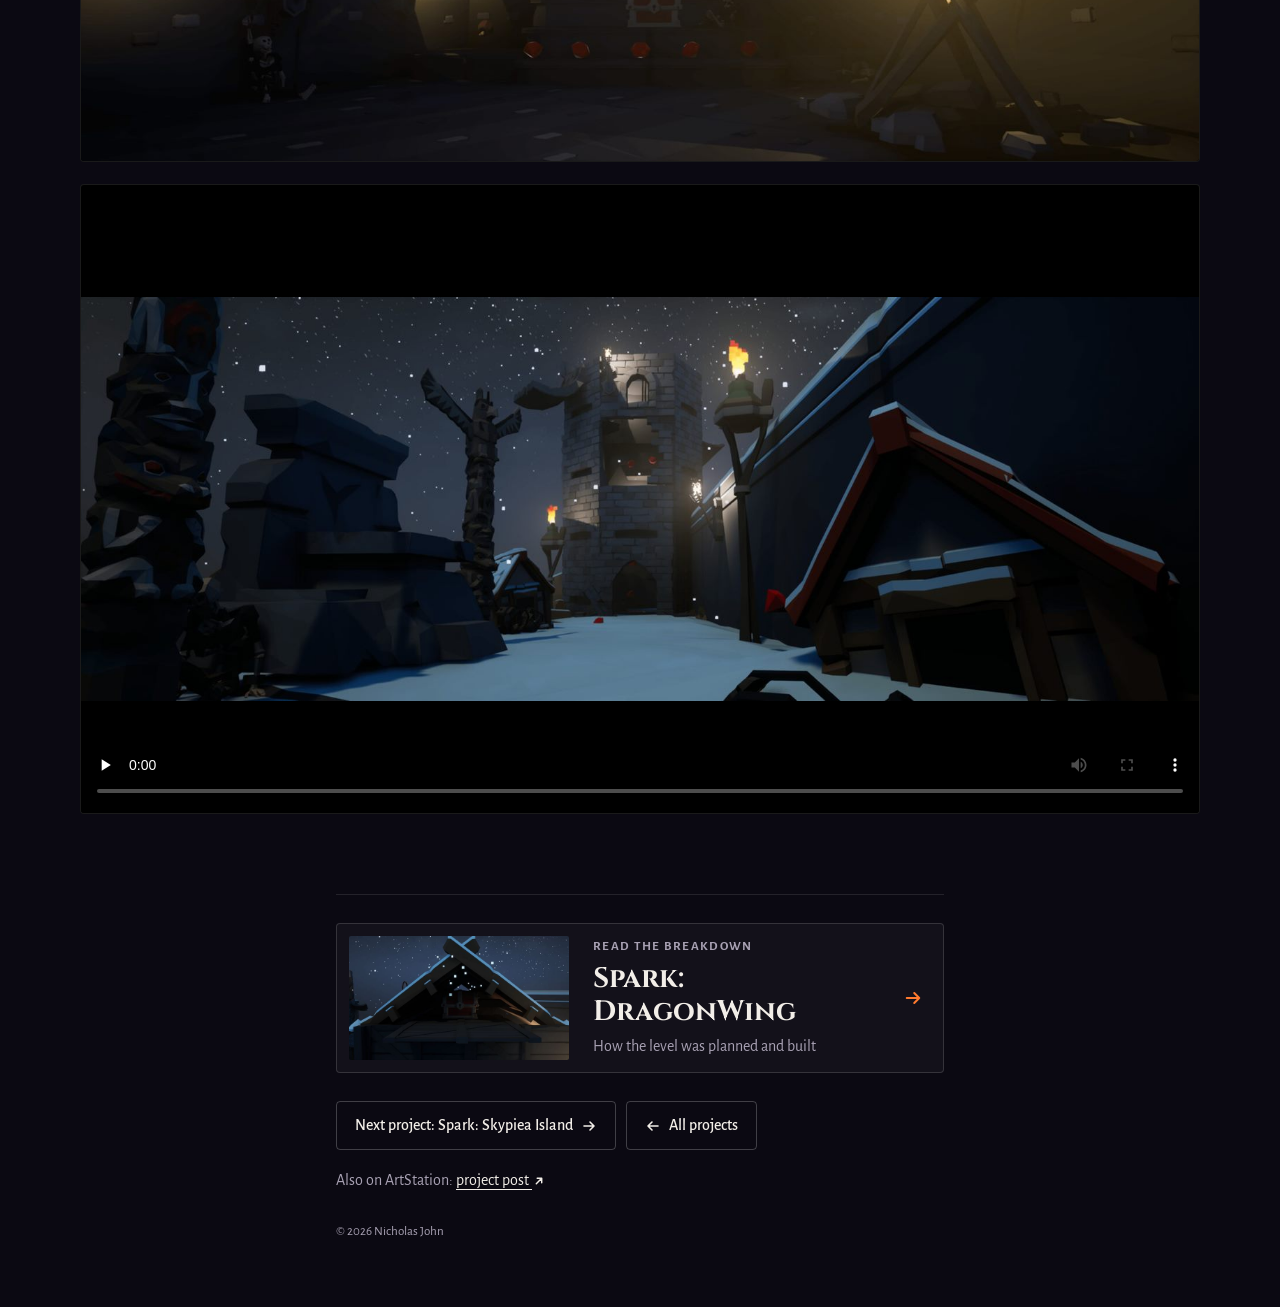
<file: dragonwing.html>
<!doctype html>
<html lang="en">
<head>
  <meta charset="utf-8">
  <meta name="viewport" content="width=device-width, initial-scale=1, viewport-fit=cover">
  <title>Spark: DragonWing · Nicholas John</title>
  <meta name="description" content="Spark: DragonWing, a snowy night-time platforming level in Unreal Engine 4 that turns a small map into a long route by building upward.">
  <meta name="theme-color" content="#0b0912">
  <link rel="canonical" href="https://nicholasjohn-portfolio.com/dragonwing.html">
  <meta property="og:type" content="article">
  <meta property="og:site_name" content="Nicholas John">
  <meta property="og:title" content="Spark: DragonWing · Nicholas John">
  <meta property="og:description" content="Spark: DragonWing, a snowy night-time platforming level in Unreal Engine 4 that turns a small map into a long route by building upward.">
  <meta property="og:url" content="https://nicholasjohn-portfolio.com/dragonwing.html">
  <meta property="og:image" content="https://nicholasjohn-portfolio.com/img/dragonwing.jpg">
  <meta name="twitter:card" content="summary_large_image">
  <link rel="preconnect" href="https://fonts.googleapis.com">
  <link rel="preconnect" href="https://fonts.gstatic.com" crossorigin>
  <link href="https://fonts.googleapis.com/css2?family=Cinzel:wght@700&family=Alegreya+Sans:wght@400;500;700&display=swap" rel="stylesheet">
  <link rel="icon" href="favicon.svg" type="image/svg+xml">
  <link rel="stylesheet" href="style.css?v=27">
  <link rel="stylesheet" href="project.css?v=38">
</head>
<body class="project-page">
  <header class="nav">
    <a class="nav-logo" href="index.html">Nicholas John</a>
    <nav aria-label="Site">
      <a class="nav-wide" href="index.html#about">About</a>
      <a href="index.html#work">Featured</a>
      <a href="index.html#projects" aria-current="true">Projects</a>
      <a class="nav-wide" href="index.html#breakdowns">Breakdowns</a>
      <a href="index.html#contact">Contact</a>
    </nav>
  </header>

  <main class="pp">
    <header class="pp-head">
      <a class="pp-back" href="index.html#projects"><span class="ico ico-left" aria-hidden="true"></span> All projects</a>
      <nav class="pp-switch" aria-label="Pages for this project"><a href="dragonwing.html" aria-current="page">Project</a><a href="dragonwing-breakdown.html">Breakdown</a></nav>
      <h1>Spark: DragonWing</h1>
      <p class="pp-meta">2022 · Solo project · 4 weeks · Unreal Engine 4</p>
      <p class="pp-role">Platformer · Level Design · Lighting</p>
    </header>

    <figure class="pp-hero">
      <img src="img/dragonwing/overview.jpg" width="1600" height="578" alt="The whole DragonWing level at night: snow-covered buildings and towers packed onto small islands.">
      <figcaption>Level overview: a small footprint built upward.</figcaption>
    </figure>

    <div class="pp-intro">
      <p class="pp-lede">A snowy night-time village level inspired by Spyro, built on the Spark project in Unreal Engine 4. The challenge: turn a small map into a long, rewarding route by building upward.</p>
      <p class="pp-part"><strong>My part:</strong> everything, from level and game design to puzzles, combat spaces and lighting.</p>
      <p class="pp-mini">What I did</p>
      <ul class="pp-list">
        <li>Used height and verticality to stretch a small footprint into a long level</li>
        <li>Took the level from documentation through blockout to set dressing and lighting</li>
        <li>Practised third-person movement and basic level Blueprints</li>
      </ul>
    </div>


    <section class="pp-part-block" aria-labelledby="shots">
      <h2 id="shots">In the level</h2>
      <figure class="pp-fig">
        <img src="img/dragonwing/shot-1.jpg" width="1600" height="578" loading="lazy" decoding="async" alt="A snowy village street at night, lit by lanterns, with a dead tree and stone houses.">
      </figure>
      <figure class="pp-fig">
        <img src="img/dragonwing/shot-2.jpg" width="1600" height="578" loading="lazy" decoding="async" alt="Snow-covered rooftops under a starry sky, with a round target hanging between buildings.">
      </figure>
      <figure class="pp-fig pp-video">
        <video controls preload="none" playsinline poster="img/dragonwing/shot-3.jpg" src="video/dragonwing-cage-fight.mp4" aria-label="DragonWing gameplay clip: cage fight"></video>
      </figure>
      <figure class="pp-fig">
        <img src="img/dragonwing/shot-3.jpg" width="1600" height="578" loading="lazy" decoding="async" alt="A torch-lit stone courtyard with a barred gate, closed in by tall walls.">
      </figure>
      <figure class="pp-fig">
        <img src="img/dragonwing/shot-4.jpg" width="1600" height="578" loading="lazy" decoding="async" alt="A cottage roof dusted with snow beneath the night sky.">
      </figure>
      <figure class="pp-fig">
        <img src="img/dragonwing/shot-5.jpg" width="1600" height="578" loading="lazy" decoding="async" alt="A dim room lit by a single wall torch, its doorway opening onto the village.">
      </figure>
      <figure class="pp-fig">
        <img src="img/dragonwing/shot-6.jpg" width="1600" height="578" loading="lazy" decoding="async" alt="A dark interior with a brazier glowing at the far end.">
      </figure>
      <figure class="pp-fig">
        <img src="img/dragonwing/shot-7.jpg" width="1600" height="578" loading="lazy" decoding="async" alt="A torch-lit arena where orcs wait behind a portcullis.">
      </figure>
      <figure class="pp-fig pp-video">
        <video controls preload="none" playsinline poster="img/dragonwing/shot-2.jpg" src="video/dragonwing-sky.mp4" aria-label="DragonWing gameplay clip: gliding between islands"></video>
      </figure>
    </section>

    <footer class="pp-foot">
      <a class="pp-next pp-next-deeper" href="dragonwing-breakdown.html">
        <img src="img/sm/bd-dragonwing.jpg" alt="" width="640" height="334" loading="lazy" decoding="async">
        <span class="pp-next-text"><span class="pp-next-label">Read the breakdown</span><span class="pp-next-title">Spark: DragonWing</span><span class="pp-next-sub">How the level was planned and built</span></span> <span class="ico ico-right" aria-hidden="true"></span>
      </a>
      <div class="btns">
        <a class="btn" href="skypiea.html">Next project: Spark: Skypiea Island <span class="ico ico-right" aria-hidden="true"></span></a>
        <a class="btn" href="index.html#projects"><span class="ico ico-left" aria-hidden="true"></span> All projects</a>
      </div>
      <p>Also on ArtStation: <a href="https://www.artstation.com/artwork/lDWJBa" target="_blank" rel="noopener">project post <span class="ico ico-out" aria-hidden="true"></span><span class="sr-only"> (opens in a new tab)</span></a></p>
      <p class="pp-copy">© 2026 Nicholas John</p>
    </footer>
  </main>

  <script src="project.js?v=35"></script>
</body>
</html>
</file>
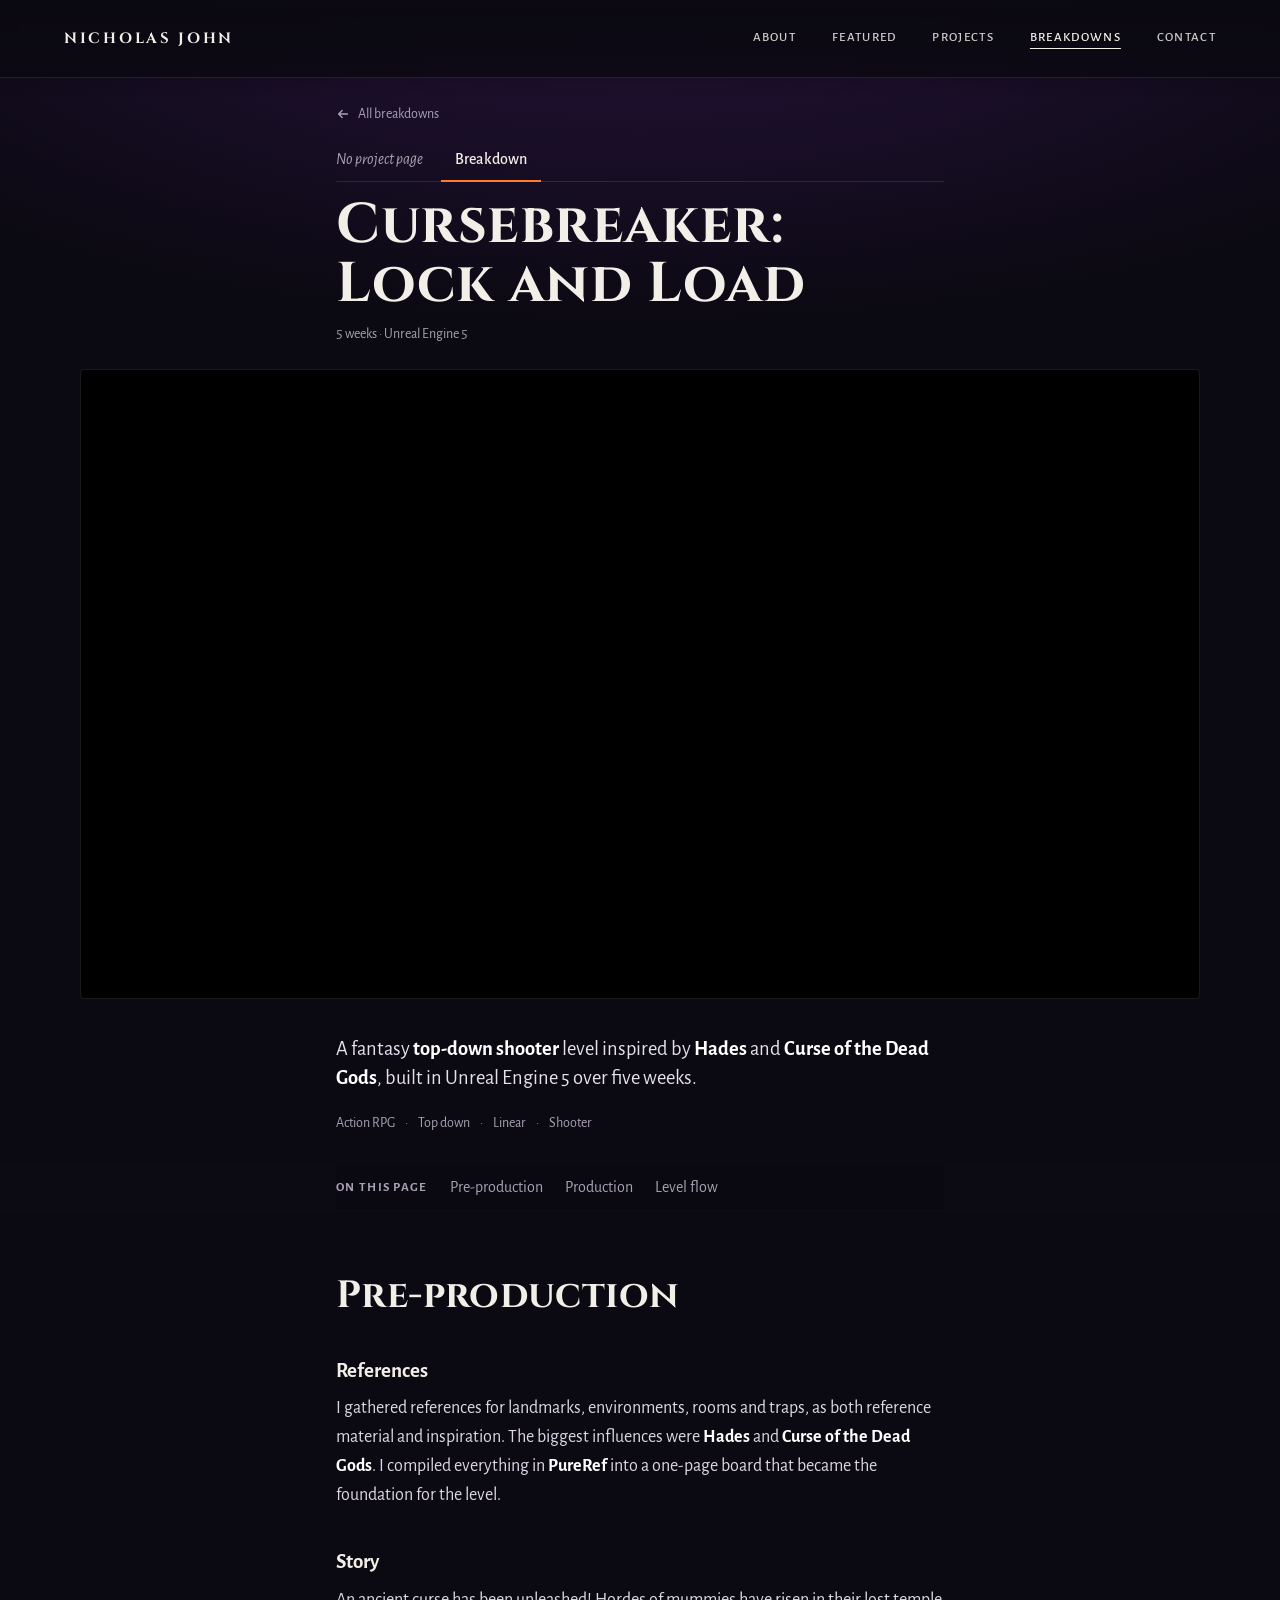
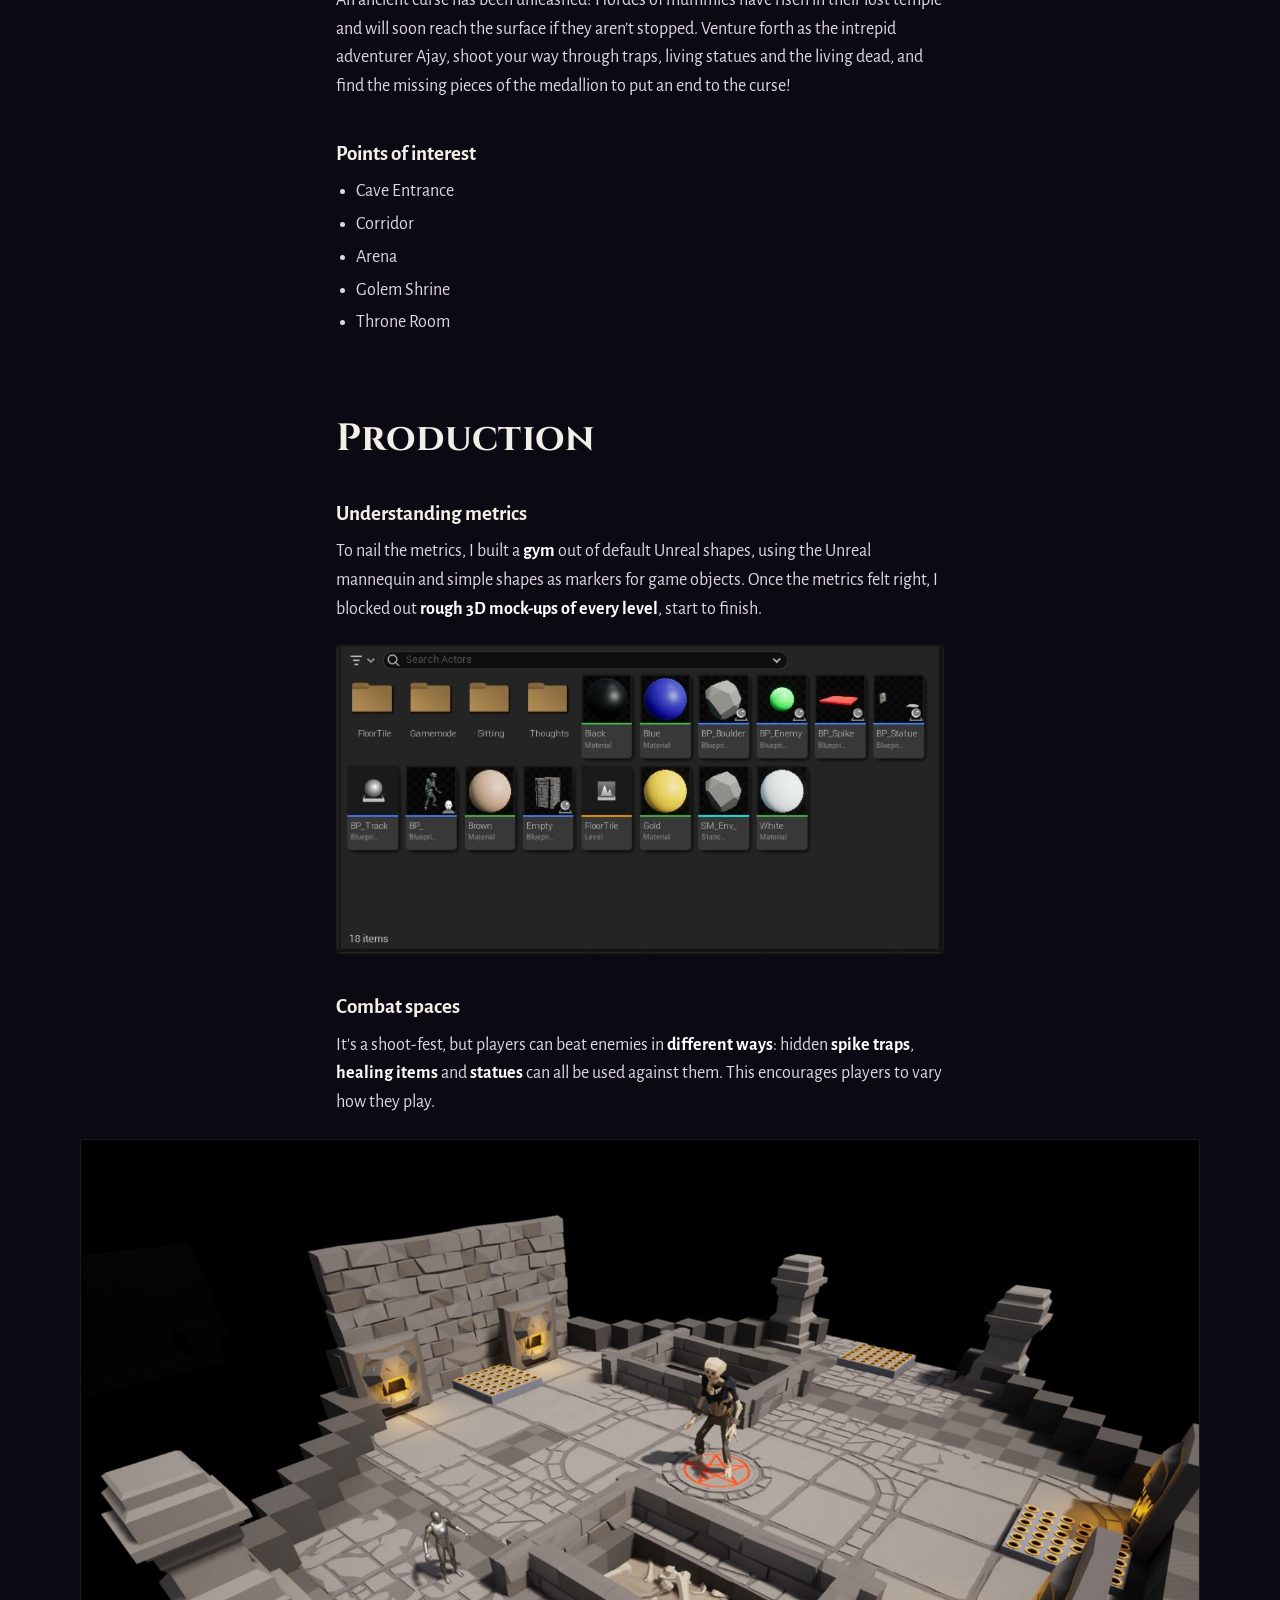
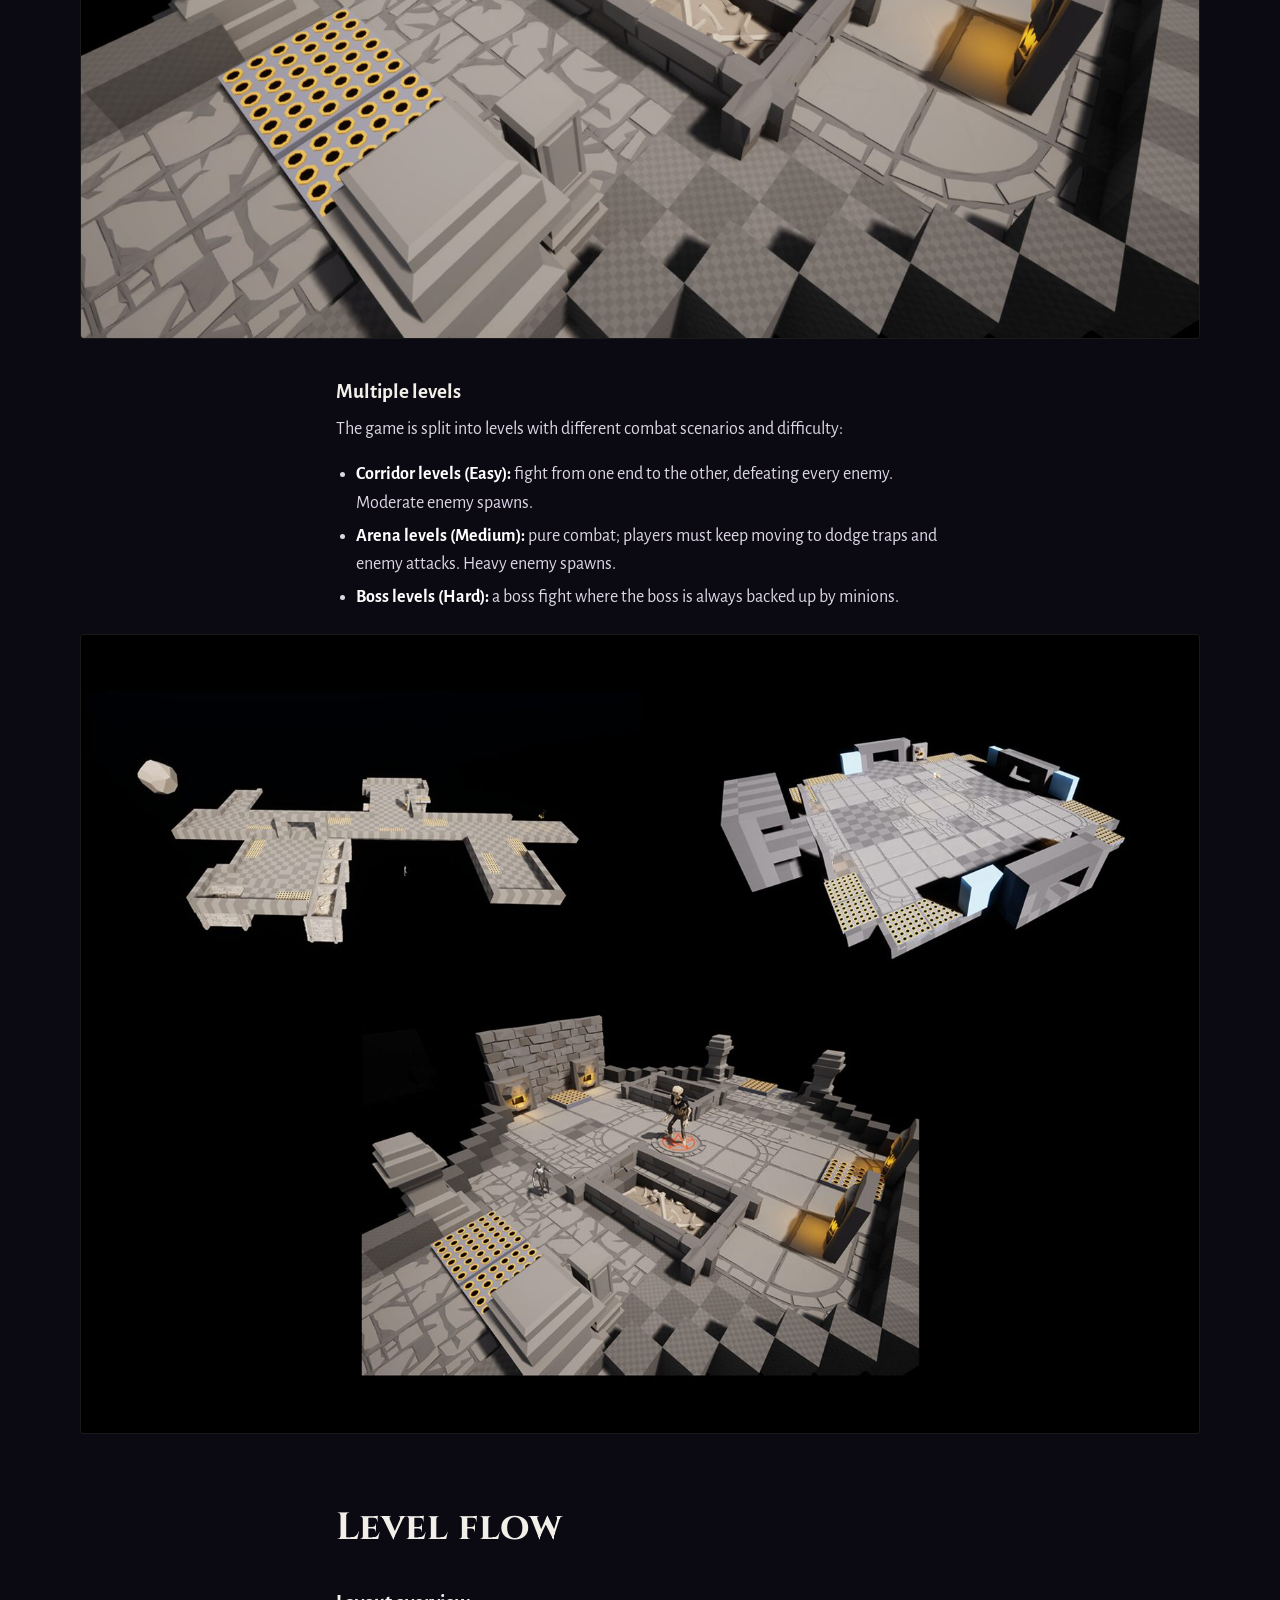
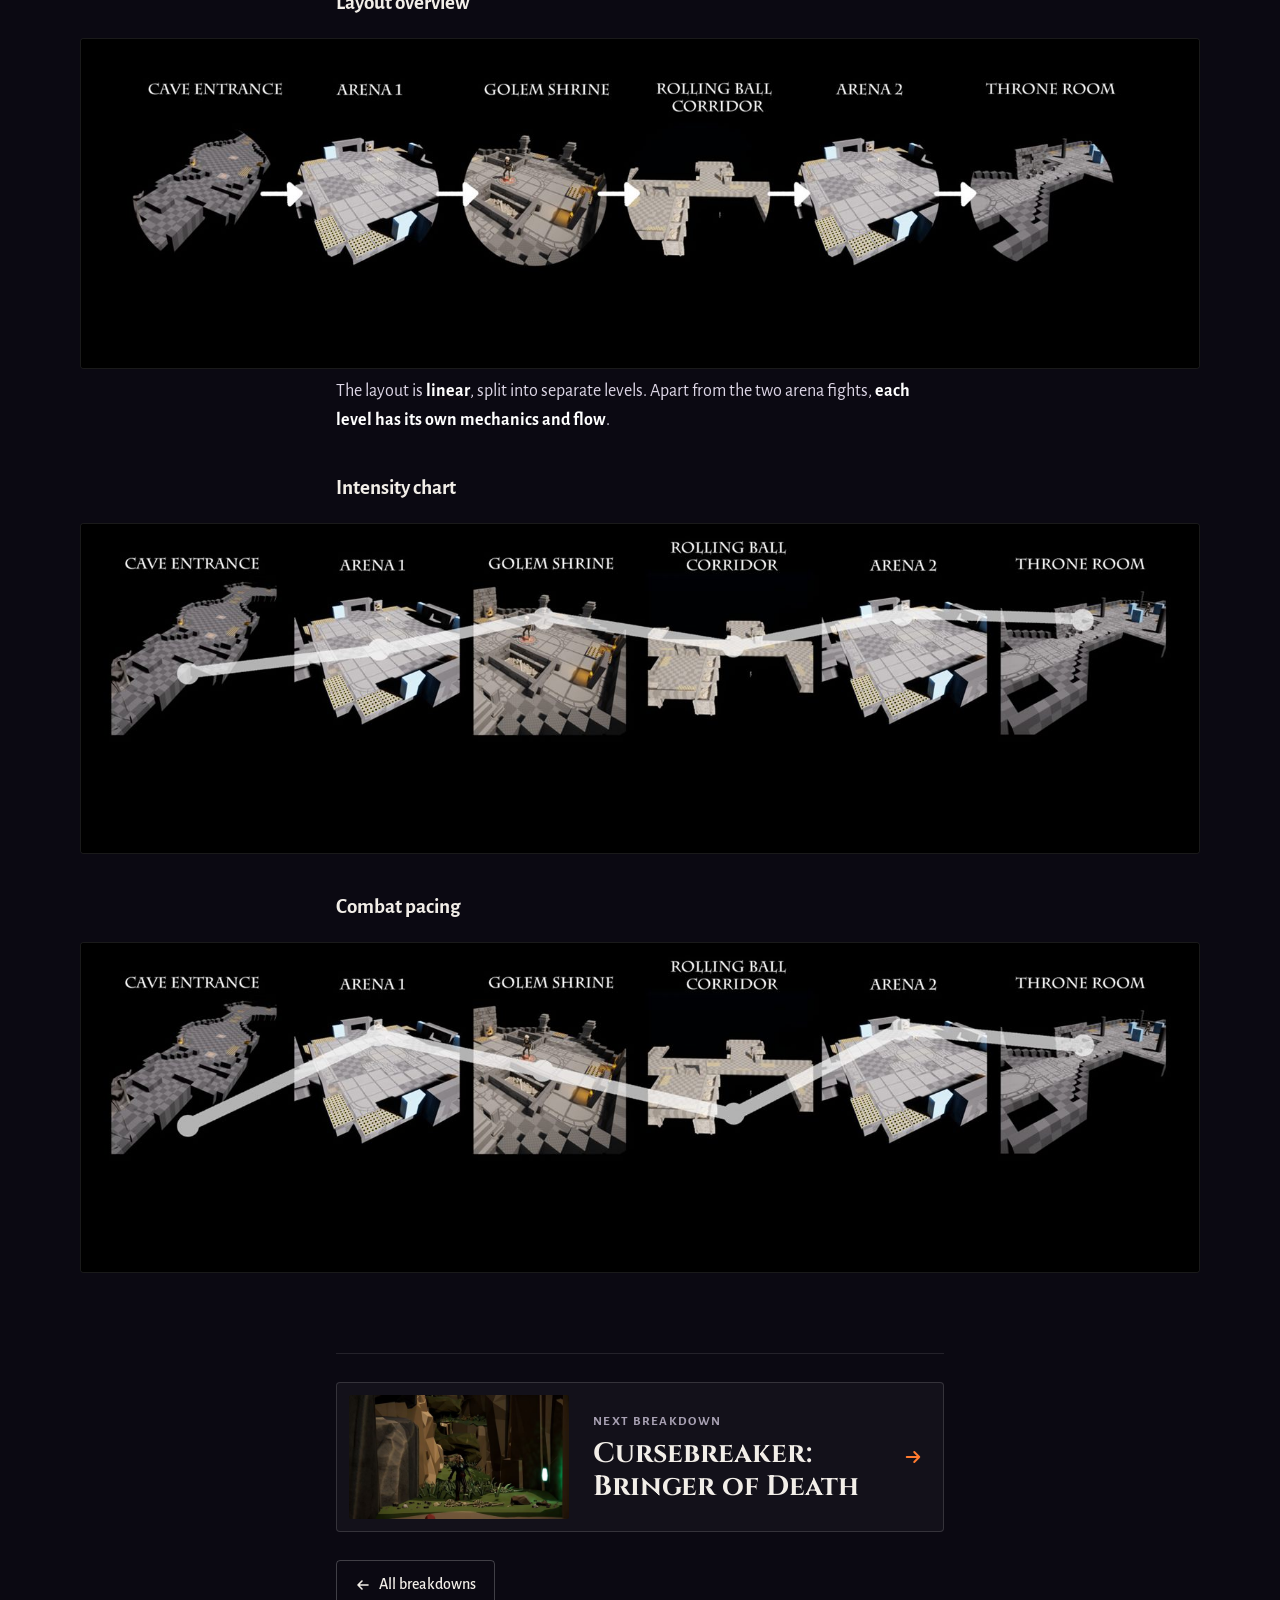
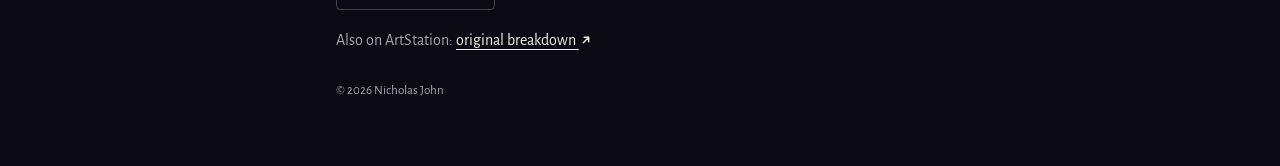
<file: lockandload-breakdown.html>
<!doctype html>
<html lang="en">
<head>
  <meta charset="utf-8">
  <meta name="viewport" content="width=device-width, initial-scale=1, viewport-fit=cover">
  <title>Cursebreaker: Lock and Load, breakdown · Nicholas John</title>
  <meta name="description" content="Level design breakdown of Cursebreaker: Lock and Load, a Hades-inspired top-down shooter in Unreal Engine 5: references, metrics, level types and pacing.">
  <meta name="theme-color" content="#0b0912">
  <link rel="canonical" href="https://nicholasjohn-portfolio.com/lockandload-breakdown.html">
  <meta property="og:type" content="article">
  <meta property="og:site_name" content="Nicholas John">
  <meta property="og:title" content="Cursebreaker: Lock and Load, breakdown · Nicholas John">
  <meta property="og:description" content="Level design breakdown of Cursebreaker: Lock and Load, a Hades-inspired top-down shooter in Unreal Engine 5: references, metrics, level types and pacing.">
  <meta property="og:url" content="https://nicholasjohn-portfolio.com/lockandload-breakdown.html">
  <meta property="og:image" content="https://nicholasjohn-portfolio.com/img/bd-lockandload.jpg">
  <meta name="twitter:card" content="summary_large_image">
  <link rel="preconnect" href="https://fonts.googleapis.com">
  <link rel="preconnect" href="https://fonts.gstatic.com" crossorigin>
  <link href="https://fonts.googleapis.com/css2?family=Cinzel:wght@700&family=Alegreya+Sans:wght@400;500;700&display=swap" rel="stylesheet">
  <link rel="icon" href="favicon.svg" type="image/svg+xml">
  <link rel="stylesheet" href="style.css?v=27">
  <link rel="stylesheet" href="project.css?v=38">
</head>
<body class="project-page">
  <header class="nav">
    <a class="nav-logo" href="index.html">Nicholas John</a>
    <nav aria-label="Site">
      <a class="nav-wide" href="index.html#about">About</a>
      <a class="nav-wide" href="index.html#work">Featured</a>
      <a href="index.html#projects">Projects</a>
      <a href="index.html#breakdowns" aria-current="true">Breakdowns</a>
      <a href="index.html#contact">Contact</a>
    </nav>
  </header>

  <main class="pp">
    <header class="pp-head">
      <a class="pp-back" href="index.html#breakdowns"><span class="ico ico-left" aria-hidden="true"></span> All breakdowns</a>
      <nav class="pp-switch" aria-label="Pages for this project"><span class="pp-switch-off">No project page</span><a href="lockandload-breakdown.html" aria-current="page">Breakdown</a></nav>
      <h1>Cursebreaker: Lock and Load</h1>
      <p class="pp-meta">5 weeks · Unreal Engine 5</p>
    </header>

    <figure class="pp-hero pp-video">
      <iframe src="https://www.youtube-nocookie.com/embed/r9KtdOBDUvw?rel=0" title="Cursebreaker: Lock and Load (video)" allow="accelerometer; encrypted-media; gyroscope; picture-in-picture; fullscreen" allowfullscreen></iframe>
    </figure>

    <div class="pp-intro">
      <p class="pp-lede">A fantasy <strong>top-down shooter</strong> level inspired by <strong>Hades</strong> and <strong>Curse of the Dead Gods</strong>, built in Unreal Engine 5 over five weeks.</p>
      <ul class="pp-facts" aria-label="Project details">
        <li>Action RPG</li><li>Top down</li><li>Linear</li><li>Shooter</li>
      </ul>
    </div>
    <nav class="pp-toc" aria-label="On this page"><p class="pp-mini">On this page</p><ul><li><a href="#pre">Pre-production</a></li><li><a href="#production">Production</a></li><li><a href="#flow">Level flow</a></li></ul></nav>


    <section class="pp-part-block" aria-labelledby="pre">
      <h2 id="pre">Pre-production</h2>

      <h3>References</h3>
      <p>I gathered references for landmarks, environments, rooms and traps, as both reference material and inspiration. The biggest influences were <strong>Hades</strong> and <strong>Curse of the Dead Gods</strong>. I compiled everything in <strong>PureRef</strong> into a one-page board that became the foundation for the level.</p>

      <h3>Story</h3>
      <p>An ancient curse has been unleashed! Hordes of mummies have risen in their lost temple and will soon reach the surface if they aren’t stopped. Venture forth as the intrepid adventurer Ajay, shoot your way through traps, living statues and the living dead, and find the missing pieces of the medallion to put an end to the curse!</p>

      <h3>Points of interest</h3>
      <ul class="pp-list">
        <li>Cave Entrance</li><li>Corridor</li><li>Arena</li><li>Golem Shrine</li><li>Throne Room</li>
      </ul>
    </section>

    <section class="pp-part-block" aria-labelledby="production">
      <h2 id="production">Production</h2>

      <h3>Understanding metrics</h3>
      <p>To nail the metrics, I built a <strong>gym</strong> out of default Unreal shapes, using the Unreal mannequin and simple shapes as markers for game objects. Once the metrics felt right, I blocked out <strong>rough 3D mock-ups of every level</strong>, start to finish.</p>
      <figure class="pp-fig pp-fig-narrow">
        <img src="img/lockandload/metrics.jpg" width="1080" height="547" style="--ar: calc(1080 / 547)" loading="lazy" decoding="async" alt="The Unreal content browser with the blockout actors used as markers: traps, statues, enemies and pickups.">
      </figure>

      <h3>Combat spaces</h3>
      <p>It's a shoot-fest, but players can beat enemies in <strong>different ways</strong>: hidden <strong>spike traps</strong>, <strong>healing items</strong> and <strong>statues</strong> can all be used against them. This encourages players to vary how they play.</p>
      <figure class="pp-fig">
        <img src="img/lockandload/combat.jpg" width="1600" height="1142" loading="lazy" decoding="async" alt="A greybox arena seen from above, with the player among spike traps, statues and pillars.">
      </figure>

      <h3>Multiple levels</h3>
      <p>The game is split into levels with different combat scenarios and difficulty:</p>
      <ul class="pp-list">
        <li><strong>Corridor levels (Easy):</strong> fight from one end to the other, defeating every enemy. Moderate enemy spawns.</li>
        <li><strong>Arena levels (Medium):</strong> pure combat; players must keep moving to dodge traps and enemy attacks. Heavy enemy spawns.</li>
        <li><strong>Boss levels (Hard):</strong> a boss fight where the boss is always backed up by minions.</li>
      </ul>
      <figure class="pp-fig">
        <img src="img/lockandload/map-types.jpg" width="1600" height="1142" loading="lazy" decoding="async" alt="Greybox examples of the three level types: a corridor, an arena and a boss room.">
      </figure>
    </section>

    <section class="pp-part-block" aria-labelledby="flow">
      <h2 id="flow">Level flow</h2>

      <h3>Layout overview</h3>
      <figure class="pp-fig pp-fig-wide">
        <img src="img/lockandload/layout.jpg" width="1600" height="471" loading="lazy" decoding="async" alt="The route through every level: Cave Entrance, Arena 1, Golem Shrine, Rolling Ball Corridor, Arena 2 and the Throne Room.">
      </figure>
      <p>The layout is <strong>linear</strong>, split into separate levels. Apart from the two arena fights, <strong>each level has its own mechanics and flow</strong>.</p>

      <h3>Intensity chart</h3>
      <figure class="pp-fig pp-fig-wide">
        <img src="img/lockandload/intensity.jpg" width="1600" height="471" loading="lazy" decoding="async" alt="Intensity chart across the six levels, from the Cave Entrance to the Throne Room.">
      </figure>

      <h3>Combat pacing</h3>
      <figure class="pp-fig pp-fig-wide">
        <img src="img/lockandload/combat-pacing.jpg" width="1600" height="471" loading="lazy" decoding="async" alt="Combat pacing chart across the six levels, from the Cave Entrance to the Throne Room.">
      </figure>
    </section>

    <footer class="pp-foot">
      <a class="pp-next" href="cursebreaker-breakdown.html">
        <img src="img/sm/bd-bringer.jpg" alt="" width="640" height="360" loading="lazy" decoding="async">
        <span class="pp-next-text"><span class="pp-next-label">Next breakdown</span><span class="pp-next-title">Cursebreaker: Bringer of Death</span></span> <span class="ico ico-right" aria-hidden="true"></span>
      </a>
      <div class="btns">
        <a class="btn" href="index.html#breakdowns"><span class="ico ico-left" aria-hidden="true"></span> All breakdowns</a>
      </div>
      <p>Also on ArtStation: <a href="https://www.artstation.com/blogs/nicholasjohn/y118y" target="_blank" rel="noopener">original breakdown <span class="ico ico-out" aria-hidden="true"></span><span class="sr-only"> (opens in a new tab)</span></a></p>
      <p class="pp-copy">© 2026 Nicholas John</p>
    </footer>
  </main>

  <script src="project.js?v=35"></script>
</body>
</html>
</file>
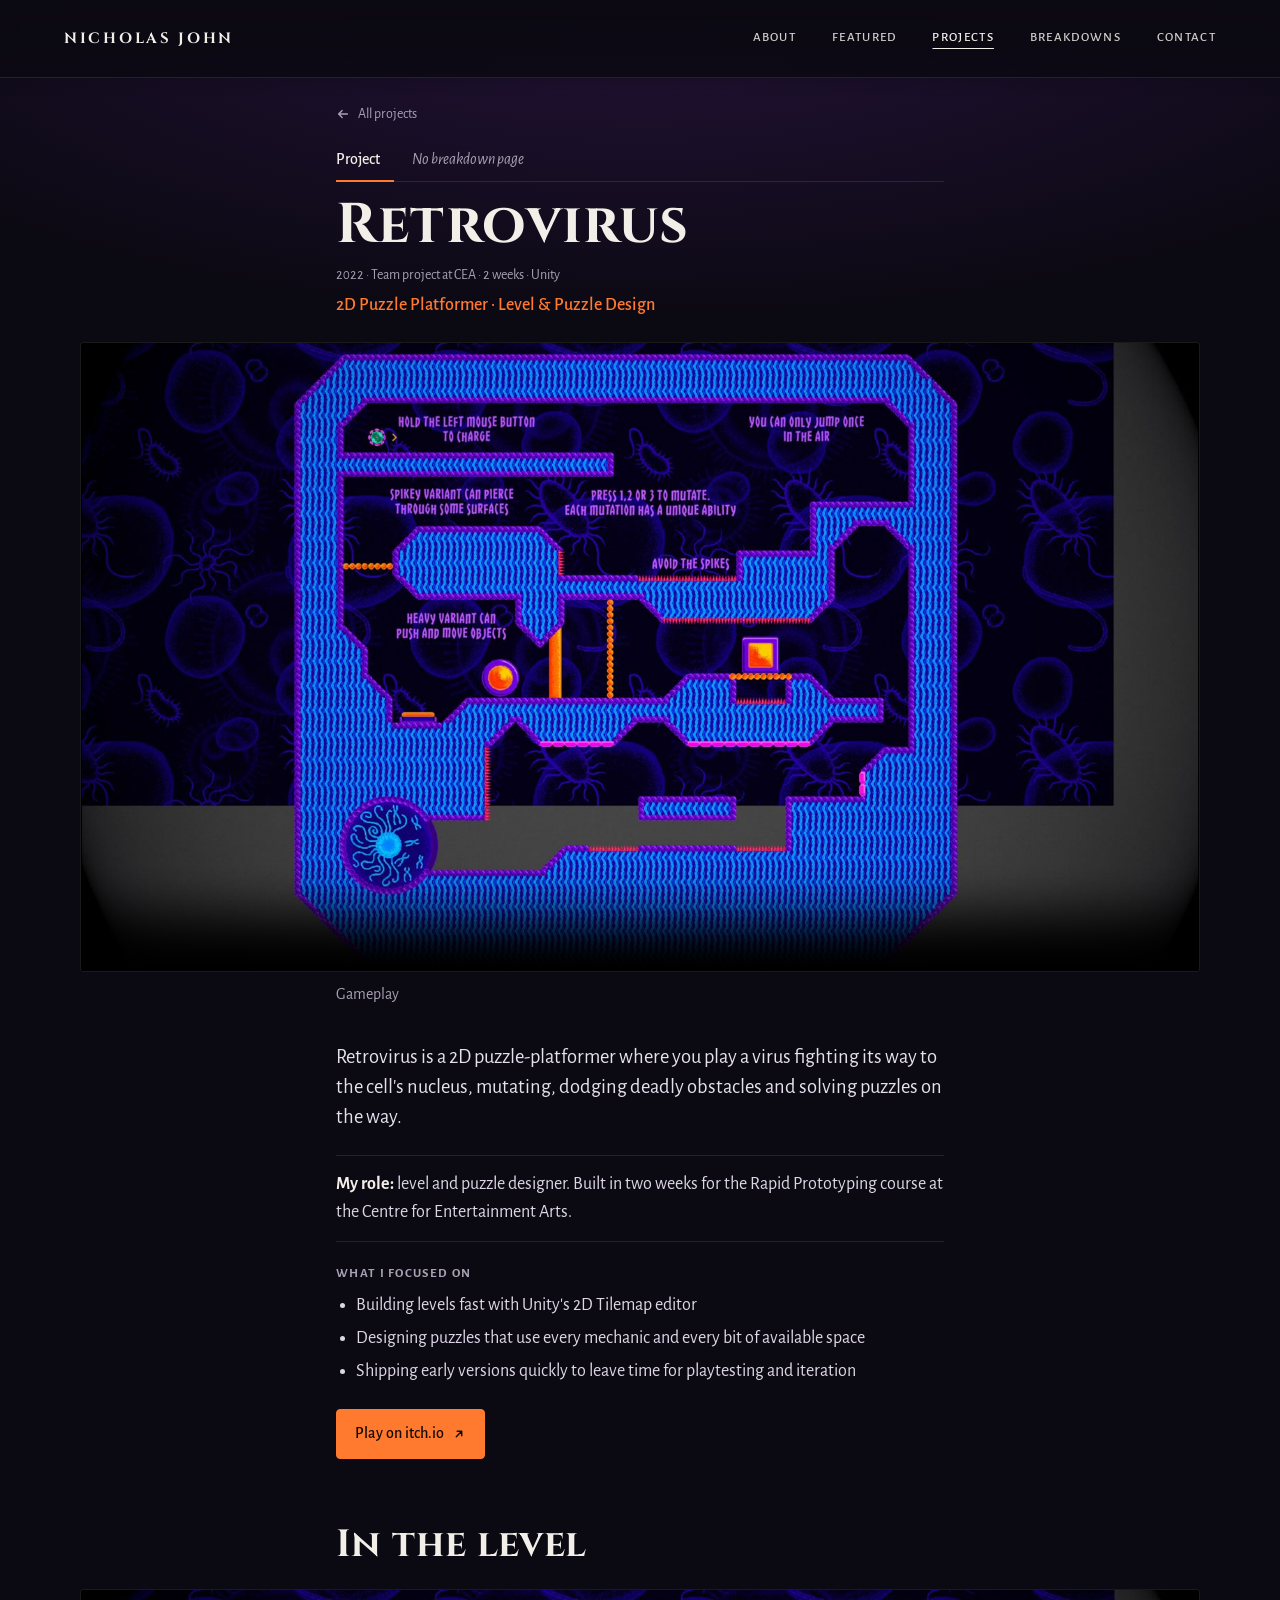
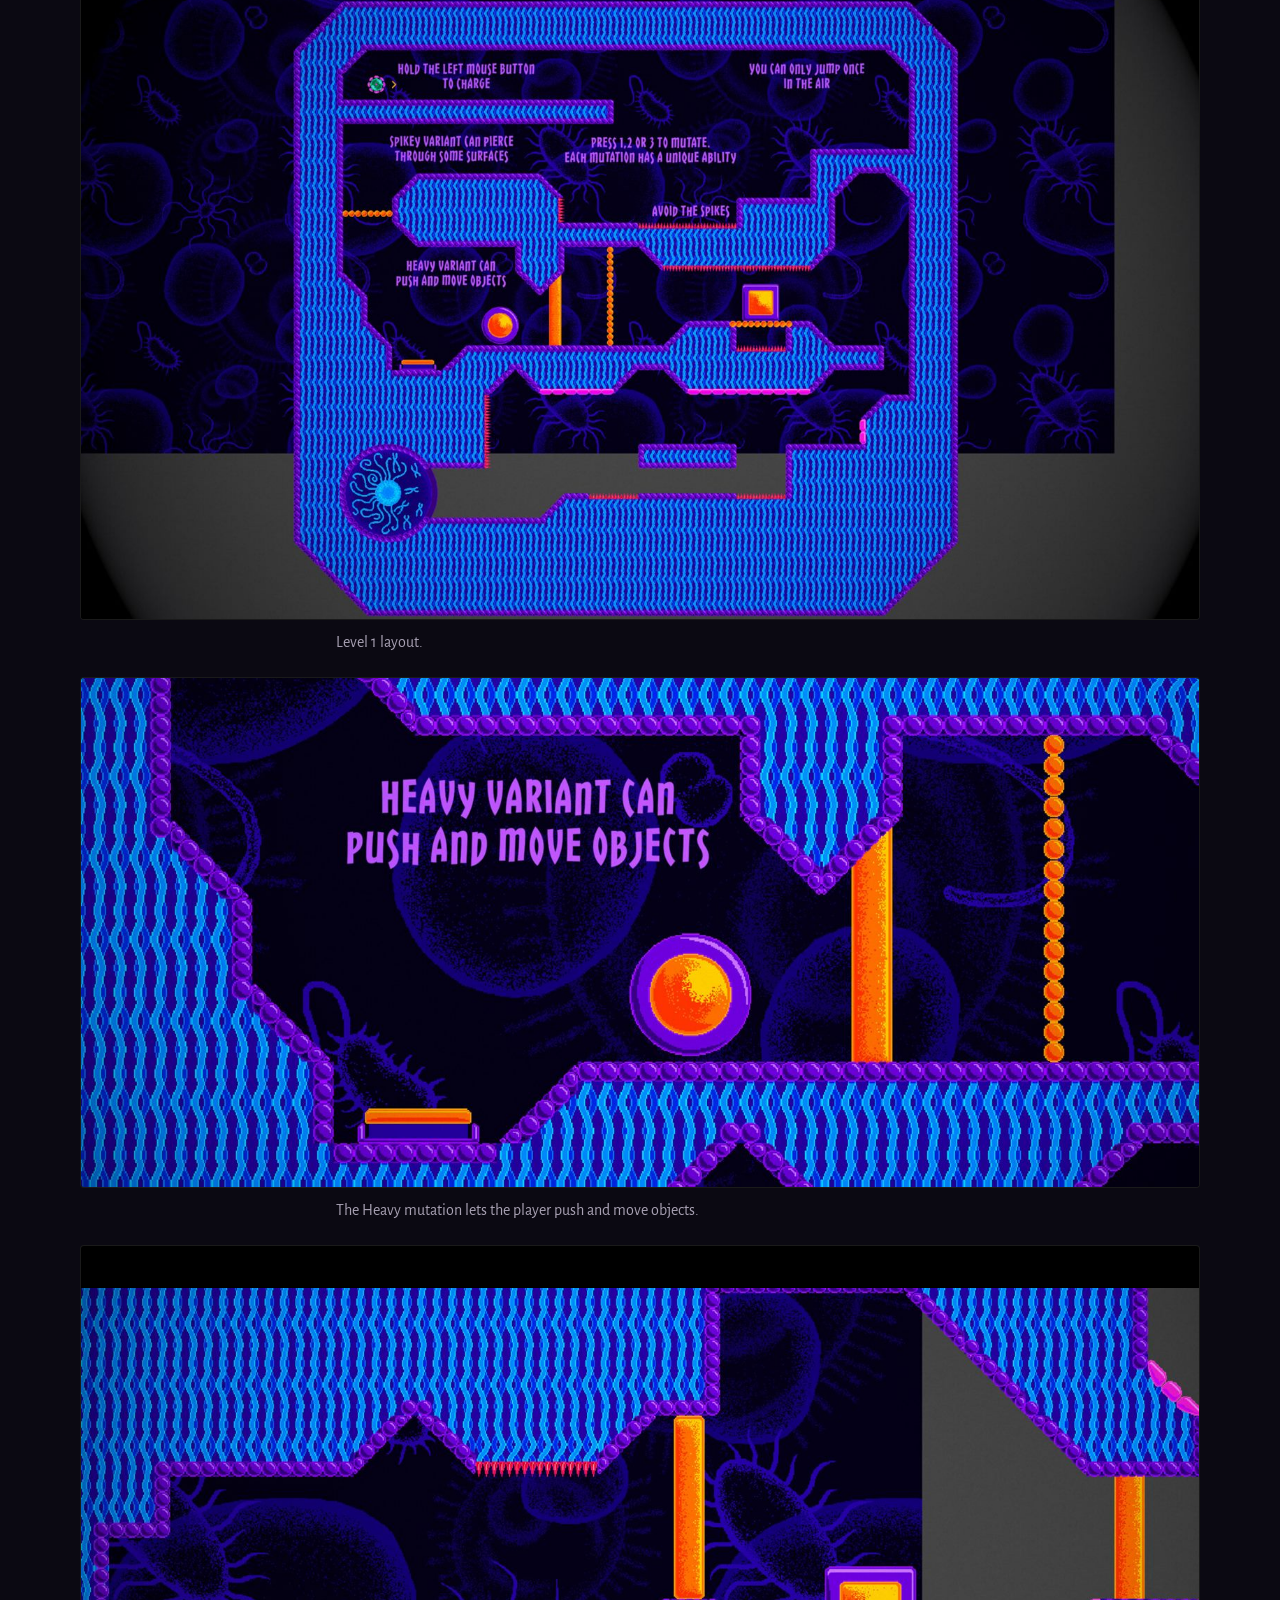
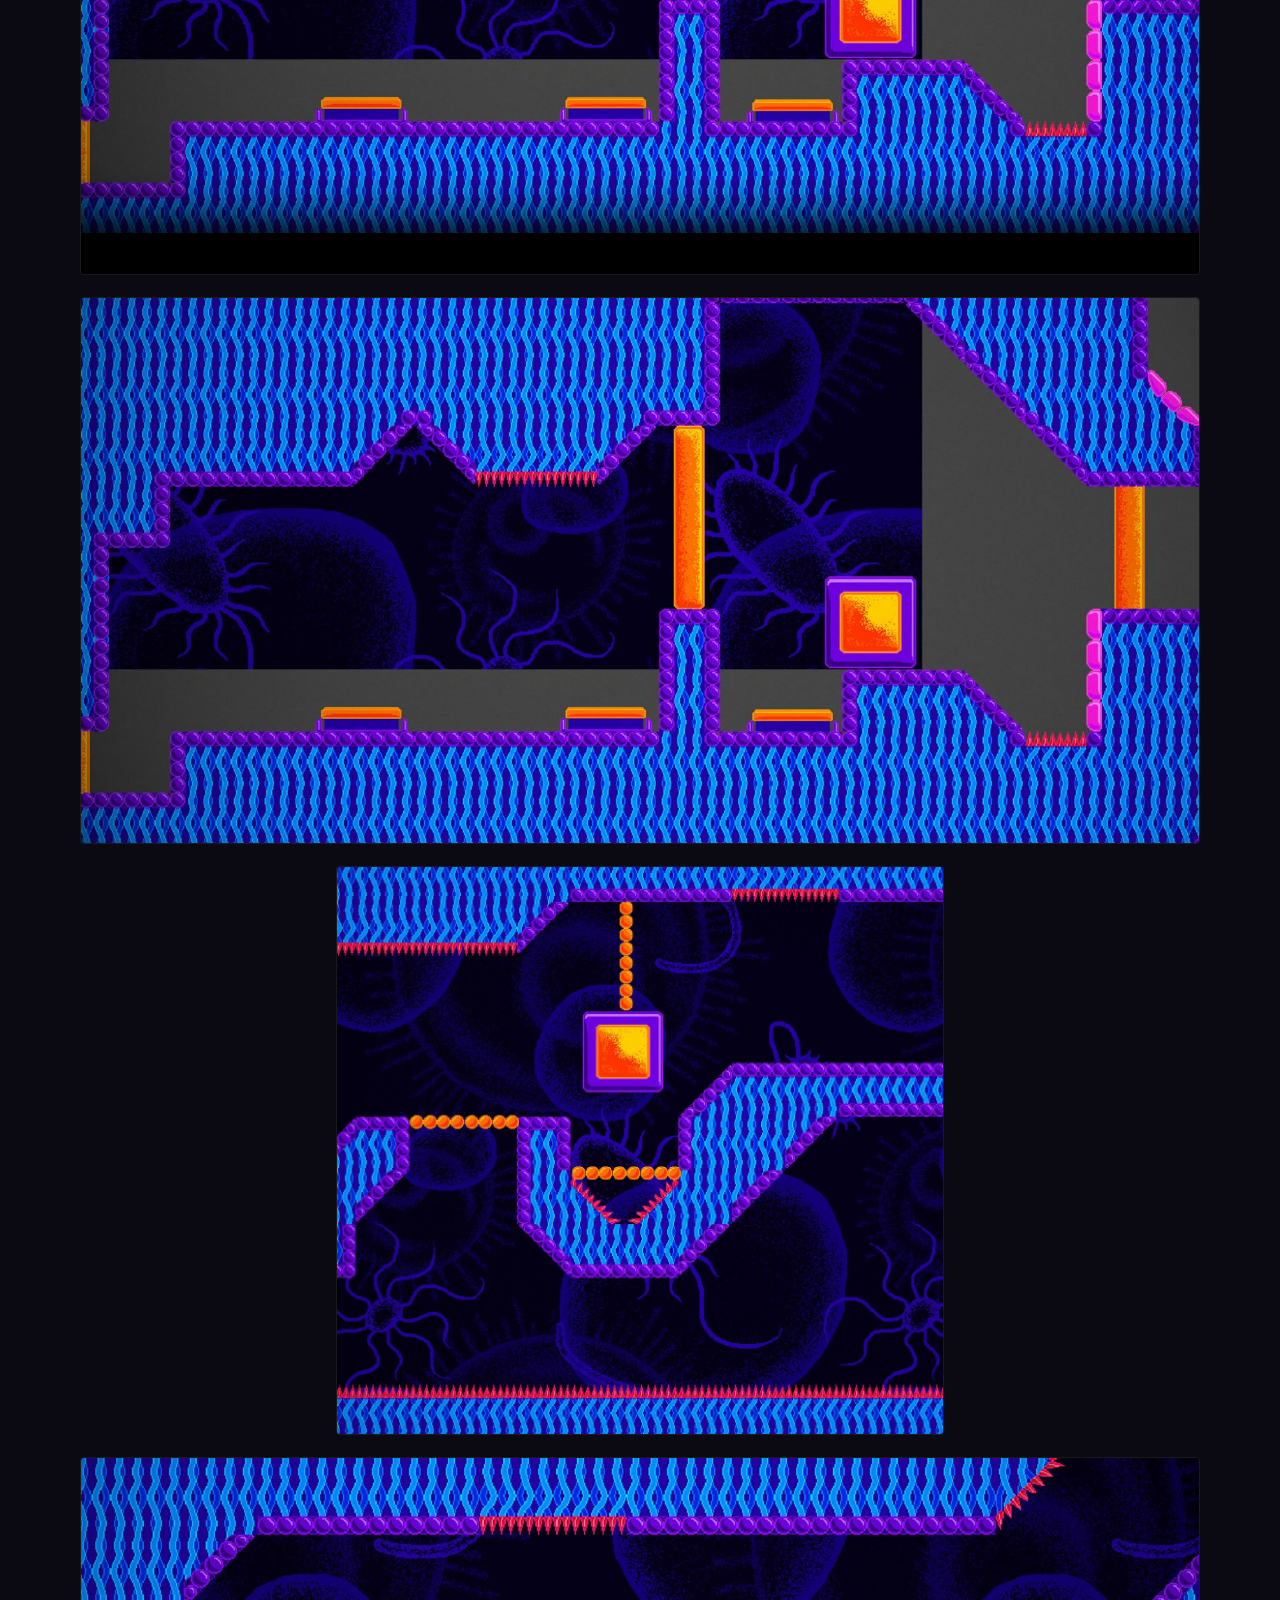
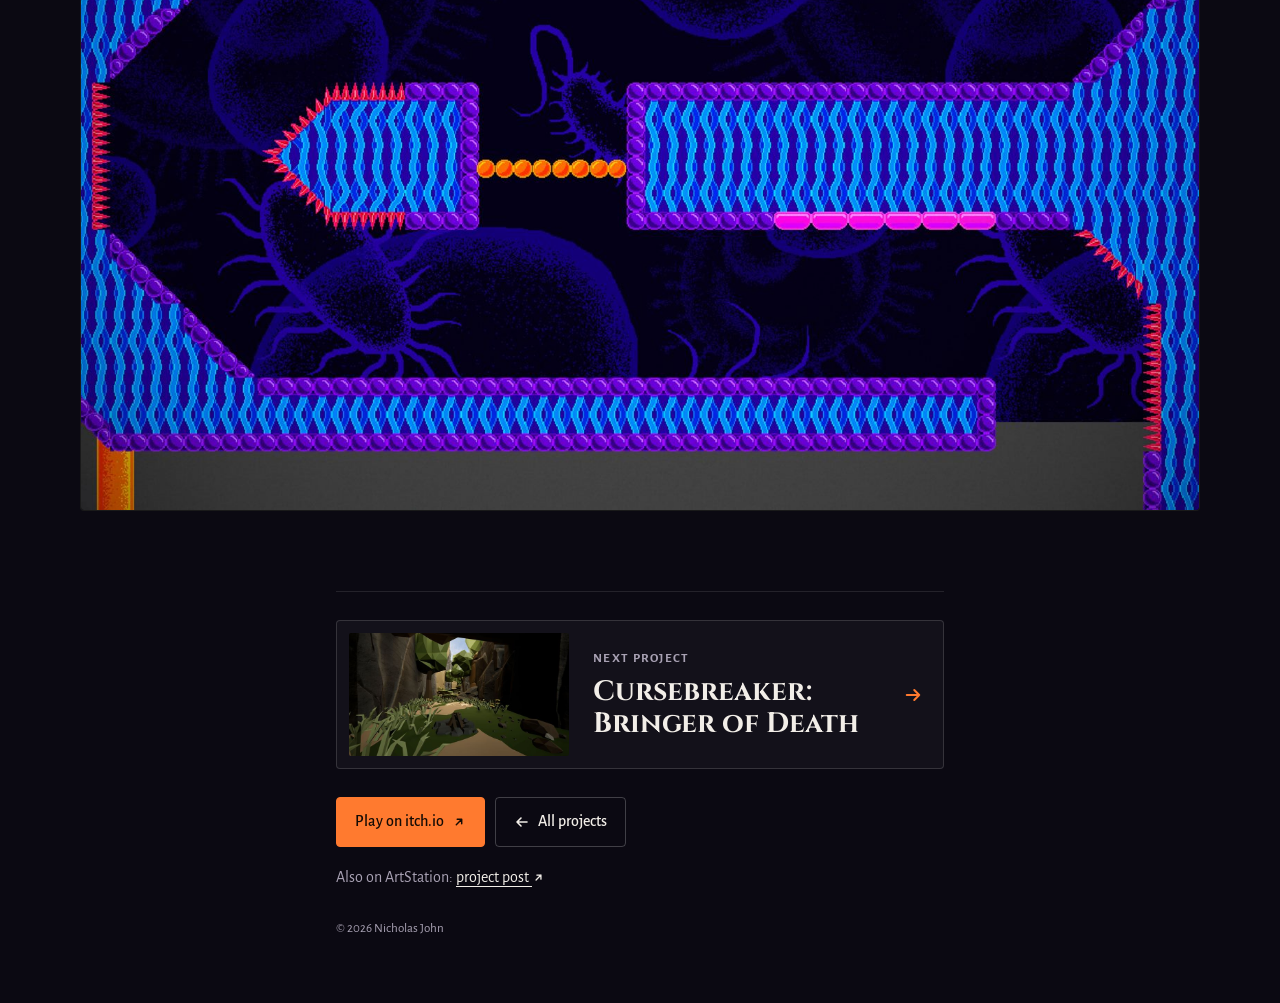
<file: retrovirus.html>
<!doctype html>
<html lang="en">
<head>
  <meta charset="utf-8">
  <meta name="viewport" content="width=device-width, initial-scale=1, viewport-fit=cover">
  <title>Retrovirus · Nicholas John</title>
  <meta name="description" content="Retrovirus, a 2D puzzle-platformer built in two weeks in Unity: level and puzzle design by Nicholas John.">
  <meta name="theme-color" content="#0b0912">
  <link rel="canonical" href="https://nicholasjohn-portfolio.com/retrovirus.html">
  <meta property="og:type" content="article">
  <meta property="og:site_name" content="Nicholas John">
  <meta property="og:title" content="Retrovirus · Nicholas John">
  <meta property="og:description" content="Retrovirus, a 2D puzzle-platformer built in two weeks in Unity: level and puzzle design by Nicholas John.">
  <meta property="og:url" content="https://nicholasjohn-portfolio.com/retrovirus.html">
  <meta property="og:image" content="https://nicholasjohn-portfolio.com/img/retrovirus.jpg">
  <meta name="twitter:card" content="summary_large_image">
  <link rel="preconnect" href="https://fonts.googleapis.com">
  <link rel="preconnect" href="https://fonts.gstatic.com" crossorigin>
  <link href="https://fonts.googleapis.com/css2?family=Cinzel:wght@700&family=Alegreya+Sans:wght@400;500;700&display=swap" rel="stylesheet">
  <link rel="icon" href="favicon.svg" type="image/svg+xml">
  <link rel="stylesheet" href="style.css?v=27">
  <link rel="stylesheet" href="project.css?v=38">
</head>
<body class="project-page">
  <header class="nav">
    <a class="nav-logo" href="index.html">Nicholas John</a>
    <nav aria-label="Site">
      <a class="nav-wide" href="index.html#about">About</a>
      <a href="index.html#work">Featured</a>
      <a href="index.html#projects" aria-current="true">Projects</a>
      <a class="nav-wide" href="index.html#breakdowns">Breakdowns</a>
      <a href="index.html#contact">Contact</a>
    </nav>
  </header>

  <main class="pp">
    <header class="pp-head">
      <a class="pp-back" href="index.html#projects"><span class="ico ico-left" aria-hidden="true"></span> All projects</a>
      <nav class="pp-switch" aria-label="Pages for this project"><a href="retrovirus.html" aria-current="page">Project</a><span class="pp-switch-off">No breakdown page</span></nav>
      <h1>Retrovirus</h1>
      <p class="pp-meta">2022 · Team project at CEA · 2 weeks · Unity</p>
      <p class="pp-role">2D Puzzle Platformer · Level &amp; Puzzle Design</p>
    </header>

    <figure class="pp-hero pp-video">
      <video controls preload="none" playsinline poster="img/retrovirus/level-1.jpg" src="video/retrovirus-gameplay.mp4" aria-label="Retrovirus gameplay video"></video>
      <figcaption>Gameplay</figcaption>
    </figure>

    <div class="pp-intro">
      <p class="pp-lede">Retrovirus is a 2D puzzle-platformer where you play a virus fighting its way to the cell's nucleus, mutating, dodging deadly obstacles and solving puzzles on the way.</p>
      <p class="pp-part"><strong>My role:</strong> level and puzzle designer. Built in two weeks for the Rapid Prototyping course at the Centre for Entertainment Arts.</p>
      <p class="pp-mini">What I focused on</p>
      <ul class="pp-list">
        <li>Building levels fast with Unity's 2D Tilemap editor</li>
        <li>Designing puzzles that use every mechanic and every bit of available space</li>
        <li>Shipping early versions quickly to leave time for playtesting and iteration</li>
      </ul>
      <div class="btns pp-actions">
        <a class="btn primary" href="https://diffthought.itch.io/retrovirus" target="_blank" rel="noopener">Play on itch.io <span class="ico ico-out" aria-hidden="true"></span><span class="sr-only"> (opens in a new tab)</span></a>
      </div>
    </div>


    <section class="pp-part-block" aria-labelledby="shots">
      <h2 id="shots">In the level</h2>
      <figure class="pp-fig">
        <img src="img/retrovirus/level-1.jpg" width="1600" height="900" loading="lazy" decoding="async" alt="The whole of Level 1: blue cell walls forming a maze of platforms, notes marking each puzzle.">
        <figcaption>Level 1 layout.</figcaption>
      </figure>
      <figure class="pp-fig">
        <img src="img/retrovirus/heavy.jpg" width="1600" height="728" loading="lazy" decoding="async" alt="The virus next to a sign reading 'Heavy variant can push and move objects', beside an orange barrier.">
        <figcaption>The Heavy mutation lets the player push and move objects.</figcaption>
      </figure>
      <figure class="pp-fig pp-video">
        <video controls preload="none" playsinline poster="img/retrovirus/shot-3.jpg" src="video/retrovirus-clip.mp4" aria-label="Retrovirus gameplay clip"></video>
      </figure>
      <figure class="pp-fig">
        <img src="img/retrovirus/shot-3.jpg" width="1600" height="779" loading="lazy" decoding="async" alt="A passage of cell walls with a pushable block, orange spike strips and a vertical barrier.">
      </figure>
      <figure class="pp-fig pp-fig-narrow">
        <img src="img/retrovirus/level-2a.jpg" width="1251" height="1172" style="--ar: calc(1251 / 1172)" loading="lazy" decoding="async" alt="Level 2: a block on a ledge above a gap lined with orange hazards.">
      </figure>
      <figure class="pp-fig">
        <img src="img/retrovirus/level-2b.jpg" width="1600" height="932" loading="lazy" decoding="async" alt="Level 2: a long horizontal tunnel with a narrow ledge and hazards below.">
      </figure>
    </section>

    <footer class="pp-foot">
      <a class="pp-next" href="cursebreaker.html">
        <img src="img/sm/bringer.jpg" alt="" width="640" height="360" loading="lazy" decoding="async">
        <span class="pp-next-text"><span class="pp-next-label">Next project</span><span class="pp-next-title">Cursebreaker: Bringer of Death</span></span> <span class="ico ico-right" aria-hidden="true"></span>
      </a>
      <div class="btns">
        <a class="btn primary" href="https://diffthought.itch.io/retrovirus" target="_blank" rel="noopener">Play on itch.io <span class="ico ico-out" aria-hidden="true"></span><span class="sr-only"> (opens in a new tab)</span></a>
        <a class="btn" href="index.html#projects"><span class="ico ico-left" aria-hidden="true"></span> All projects</a>
      </div>
      <p>Also on ArtStation: <a href="https://www.artstation.com/artwork/6N6YwW" target="_blank" rel="noopener">project post <span class="ico ico-out" aria-hidden="true"></span><span class="sr-only"> (opens in a new tab)</span></a></p>
      <p class="pp-copy">© 2026 Nicholas John</p>
    </footer>
  </main>

  <script src="project.js?v=35"></script>
</body>
</html>
</file>
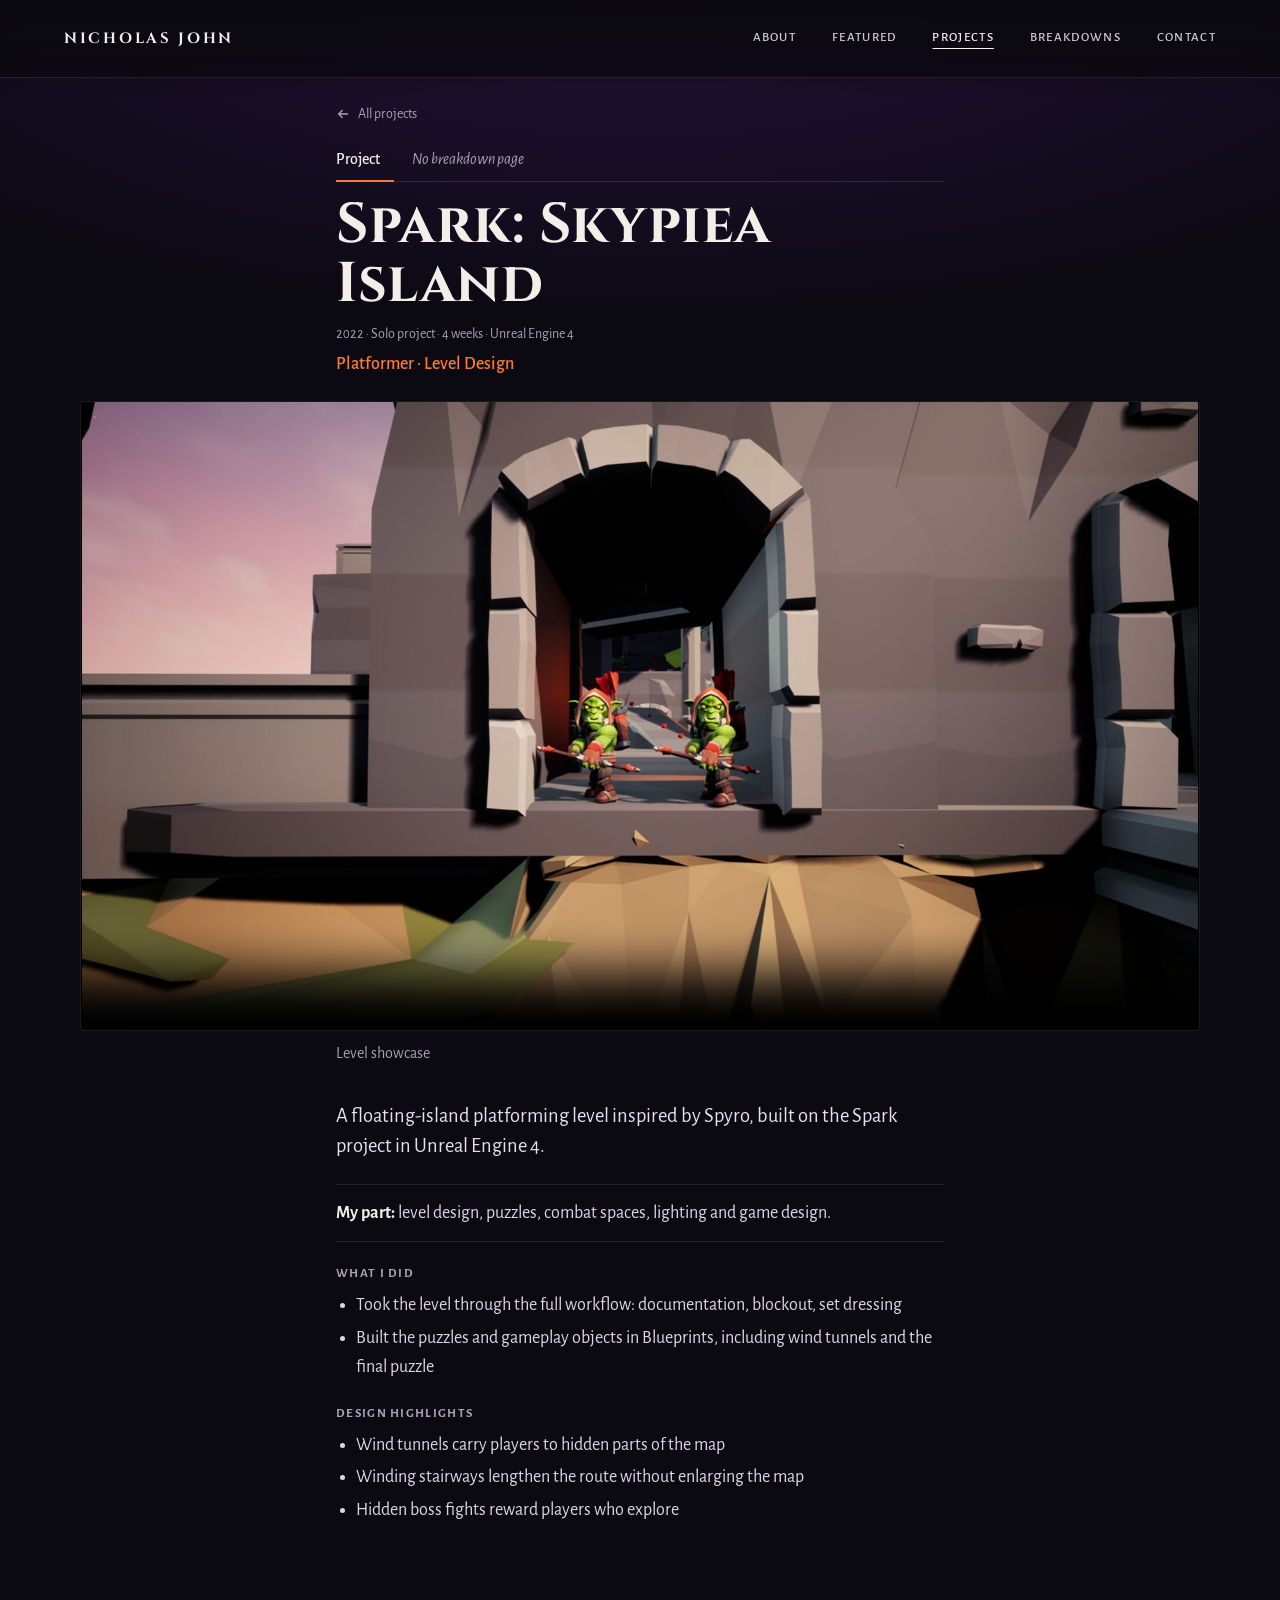
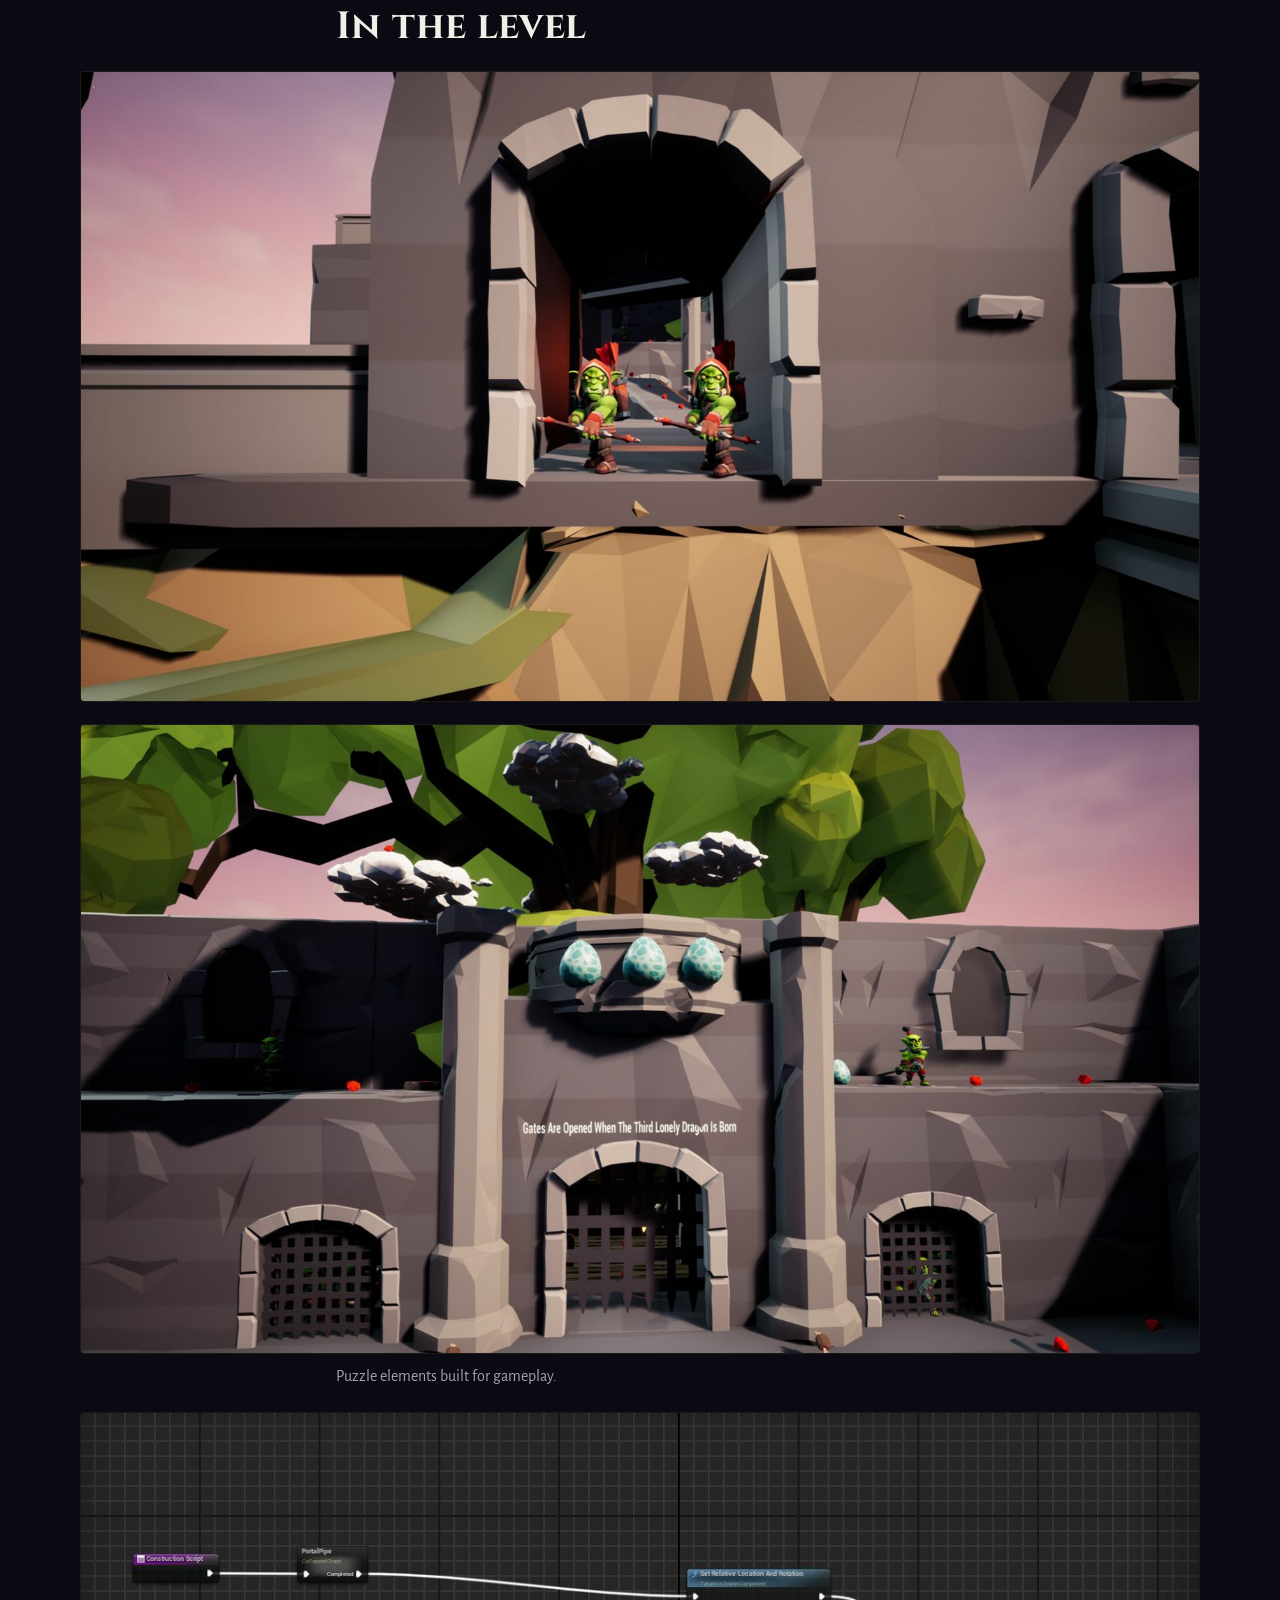
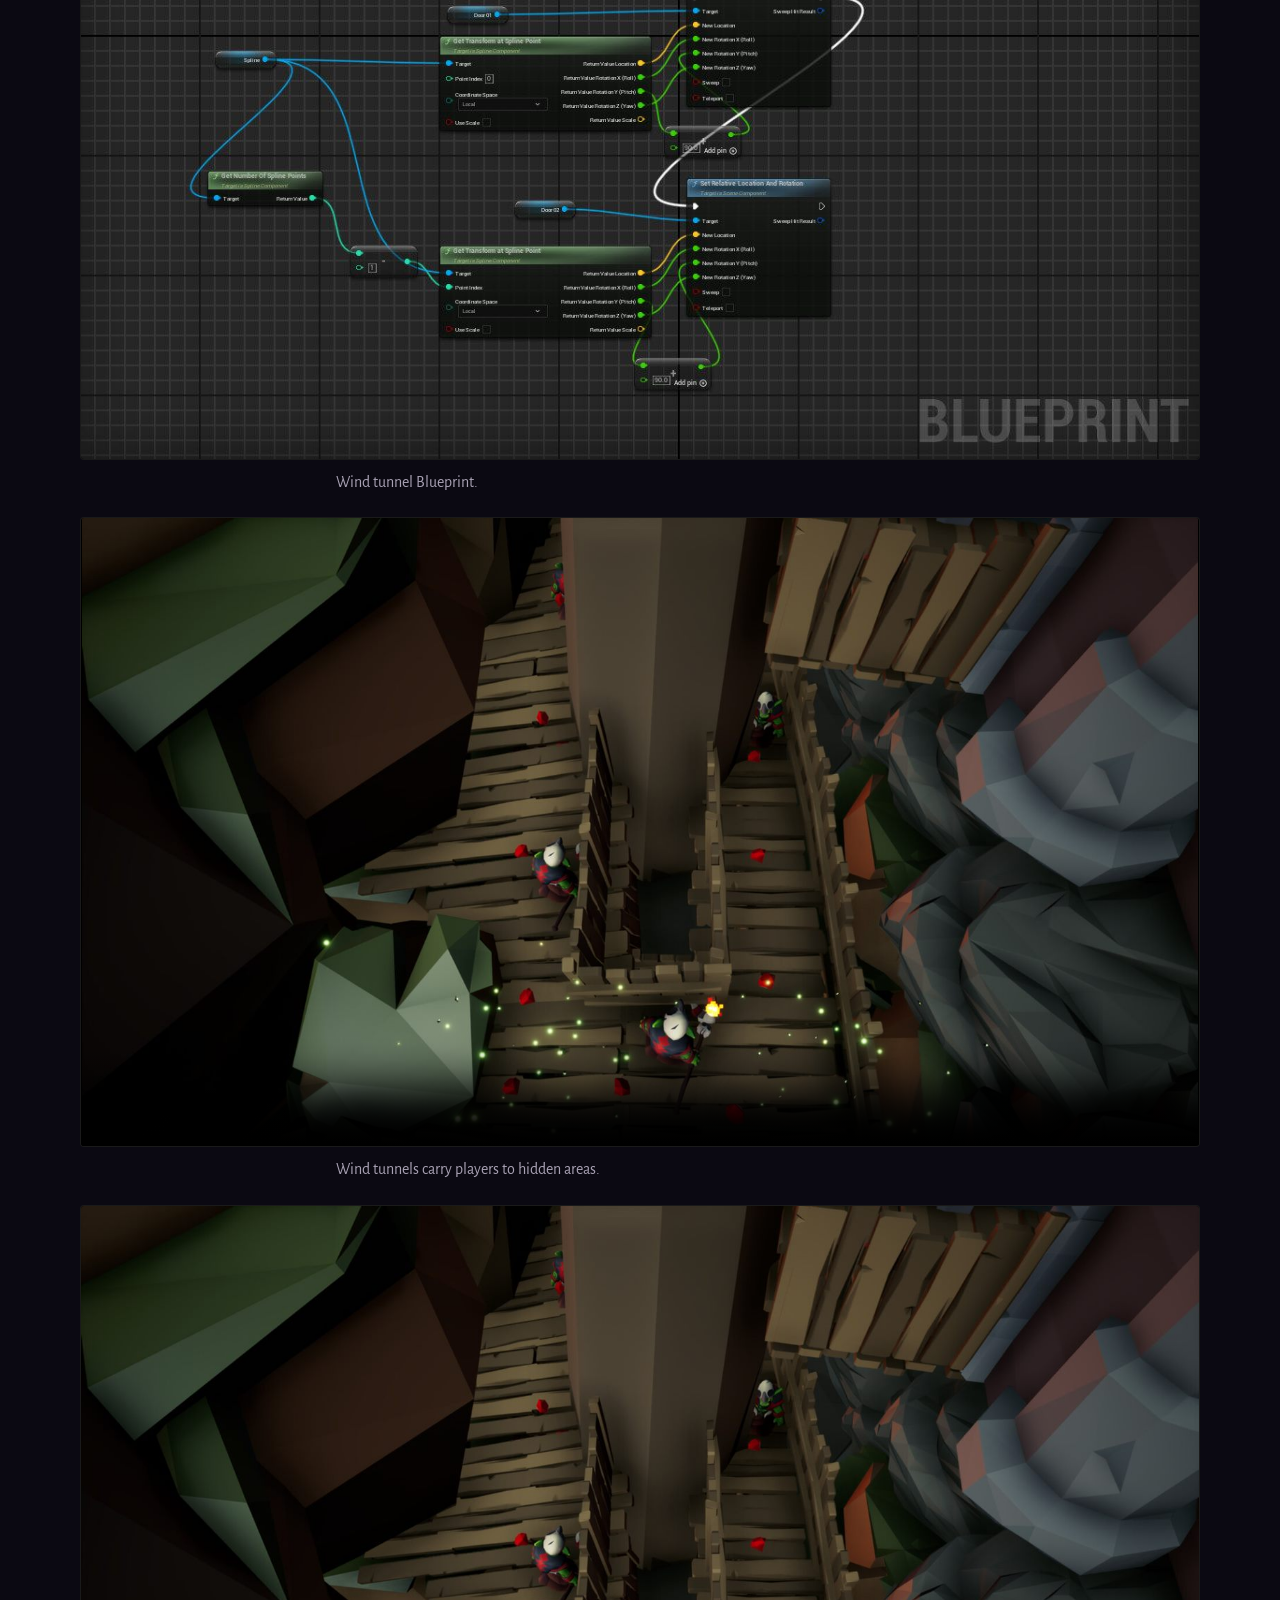
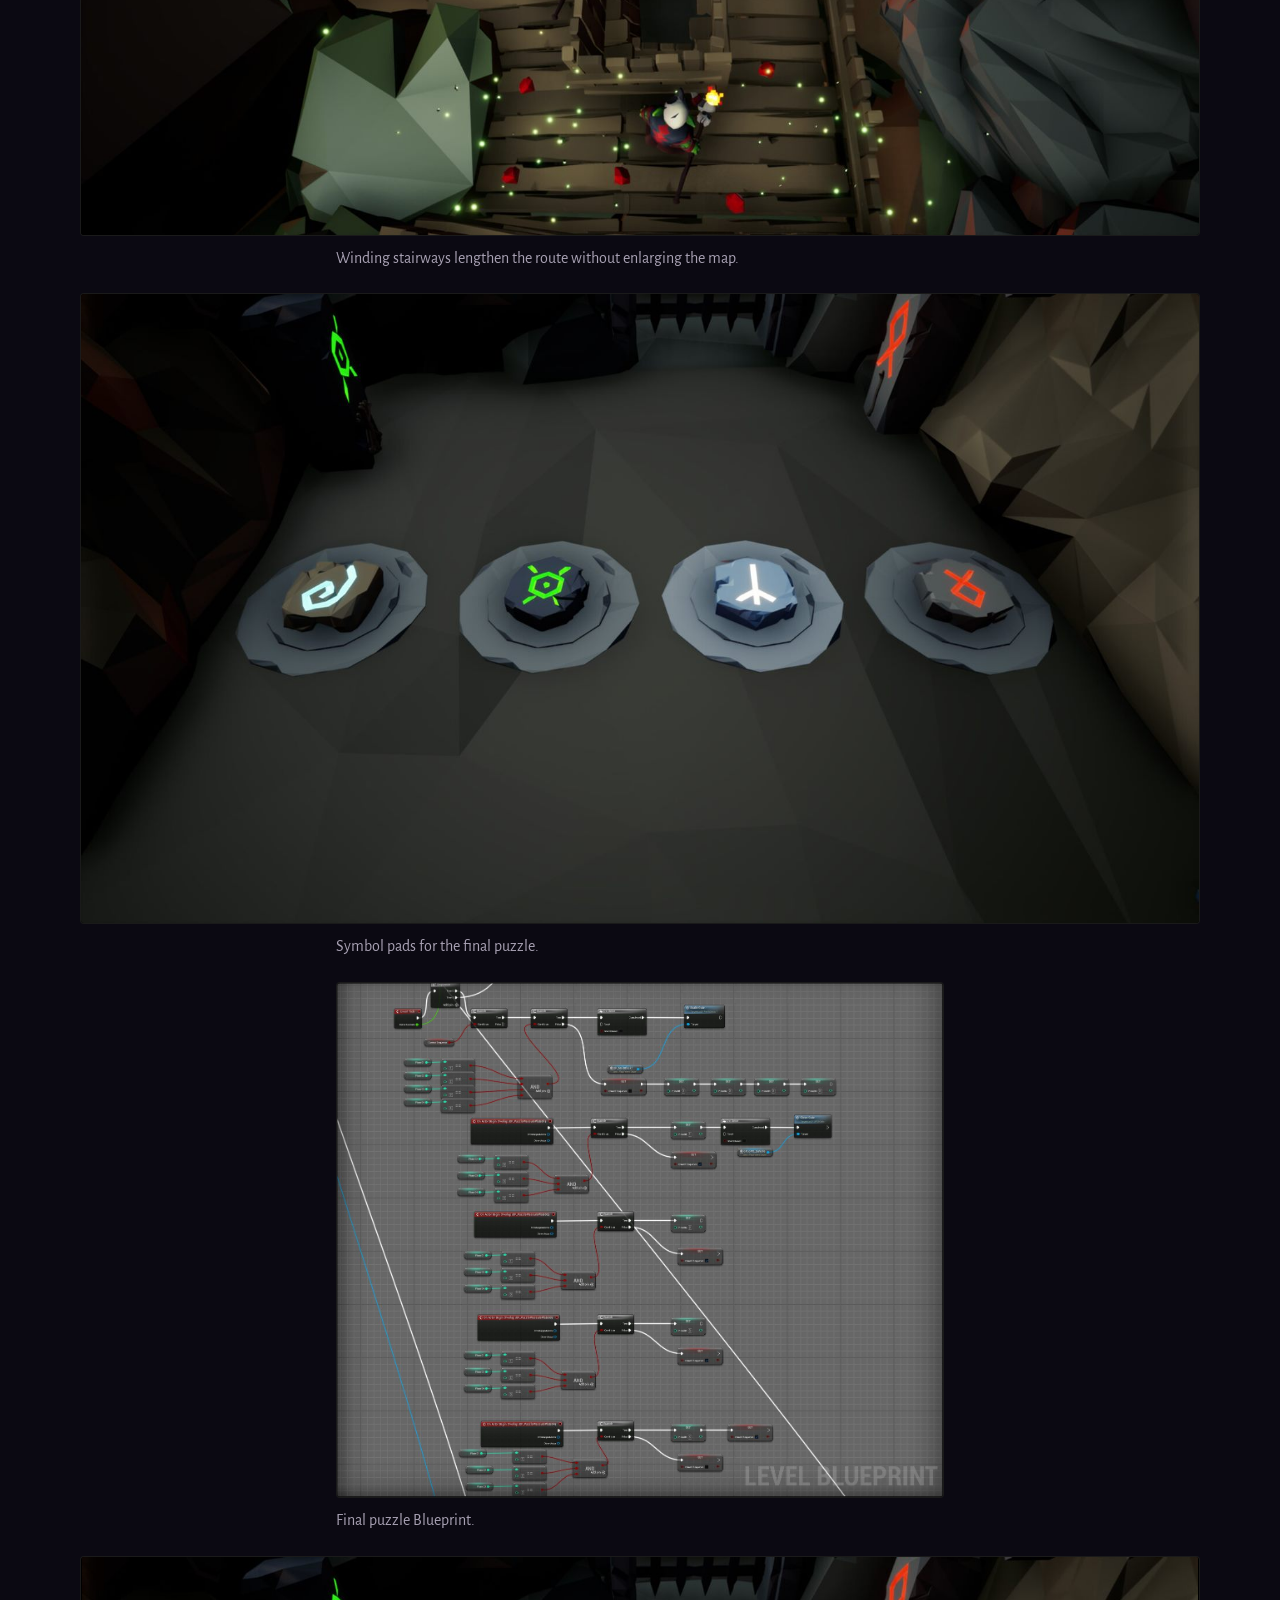
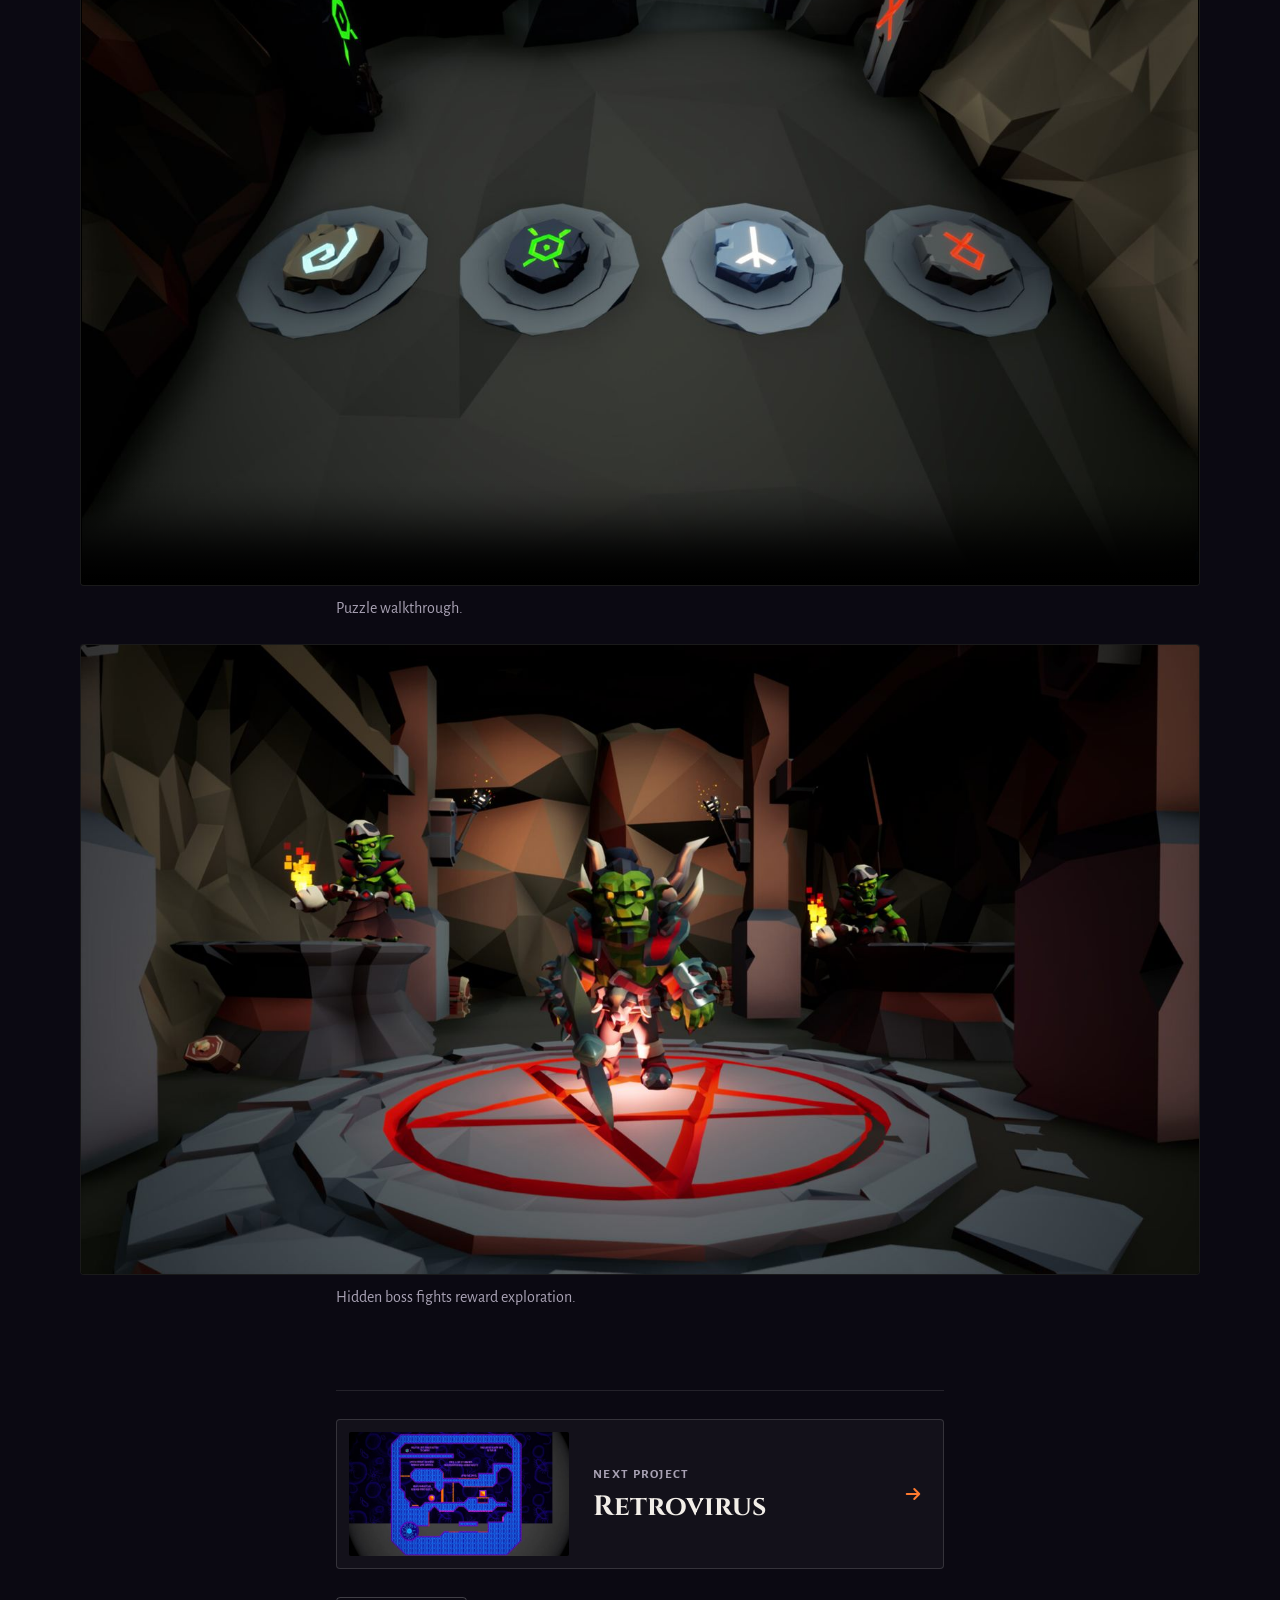
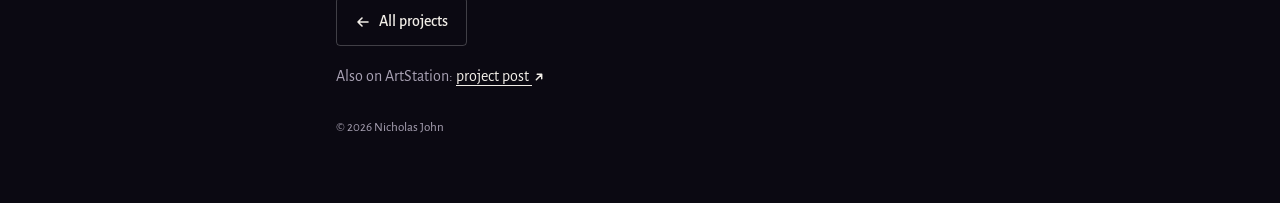
<file: skypiea.html>
<!doctype html>
<html lang="en">
<head>
  <meta charset="utf-8">
  <meta name="viewport" content="width=device-width, initial-scale=1, viewport-fit=cover">
  <title>Spark: Skypiea Island · Nicholas John</title>
  <meta name="description" content="Spark: Skypiea Island, a floating-island platforming level in Unreal Engine 4 with wind tunnels, Blueprint puzzles and hidden boss fights.">
  <meta name="theme-color" content="#0b0912">
  <link rel="canonical" href="https://nicholasjohn-portfolio.com/skypiea.html">
  <meta property="og:type" content="article">
  <meta property="og:site_name" content="Nicholas John">
  <meta property="og:title" content="Spark: Skypiea Island · Nicholas John">
  <meta property="og:description" content="Spark: Skypiea Island, a floating-island platforming level in Unreal Engine 4 with wind tunnels, Blueprint puzzles and hidden boss fights.">
  <meta property="og:url" content="https://nicholasjohn-portfolio.com/skypiea.html">
  <meta property="og:image" content="https://nicholasjohn-portfolio.com/img/skypiea.jpg">
  <meta name="twitter:card" content="summary_large_image">
  <link rel="preconnect" href="https://fonts.googleapis.com">
  <link rel="preconnect" href="https://fonts.gstatic.com" crossorigin>
  <link href="https://fonts.googleapis.com/css2?family=Cinzel:wght@700&family=Alegreya+Sans:wght@400;500;700&display=swap" rel="stylesheet">
  <link rel="icon" href="favicon.svg" type="image/svg+xml">
  <link rel="stylesheet" href="style.css?v=27">
  <link rel="stylesheet" href="project.css?v=38">
</head>
<body class="project-page">
  <header class="nav">
    <a class="nav-logo" href="index.html">Nicholas John</a>
    <nav aria-label="Site">
      <a class="nav-wide" href="index.html#about">About</a>
      <a href="index.html#work">Featured</a>
      <a href="index.html#projects" aria-current="true">Projects</a>
      <a class="nav-wide" href="index.html#breakdowns">Breakdowns</a>
      <a href="index.html#contact">Contact</a>
    </nav>
  </header>

  <main class="pp">
    <header class="pp-head">
      <a class="pp-back" href="index.html#projects"><span class="ico ico-left" aria-hidden="true"></span> All projects</a>
      <nav class="pp-switch" aria-label="Pages for this project"><a href="skypiea.html" aria-current="page">Project</a><span class="pp-switch-off">No breakdown page</span></nav>
      <h1>Spark: Skypiea Island</h1>
      <p class="pp-meta">2022 · Solo project · 4 weeks · Unreal Engine 4</p>
      <p class="pp-role">Platformer · Level Design</p>
    </header>

    <figure class="pp-hero pp-video">
      <video controls preload="none" playsinline poster="img/skypiea/shot-1.jpg" src="video/skypiea-showcase.mp4" aria-label="Skypiea Island level showcase"></video>
      <figcaption>Level showcase</figcaption>
    </figure>

    <div class="pp-intro">
      <p class="pp-lede">A floating-island platforming level inspired by Spyro, built on the Spark project in Unreal Engine 4.</p>
      <p class="pp-part"><strong>My part:</strong> level design, puzzles, combat spaces, lighting and game design.</p>
      <p class="pp-mini">What I did</p>
      <ul class="pp-list">
        <li>Took the level through the full workflow: documentation, blockout, set dressing</li>
        <li>Built the puzzles and gameplay objects in Blueprints, including wind tunnels and the final puzzle</li>
      </ul>
      <p class="pp-mini">Design highlights</p>
      <ul class="pp-list">
        <li>Wind tunnels carry players to hidden parts of the map</li>
        <li>Winding stairways lengthen the route without enlarging the map</li>
        <li>Hidden boss fights reward players who explore</li>
      </ul>
    </div>


    <section class="pp-part-block" aria-labelledby="shots">
      <h2 id="shots">In the level</h2>
      <figure class="pp-fig">
        <img src="img/skypiea/shot-1.jpg" width="1600" height="900" loading="lazy" decoding="async" alt="A stone archway on a floating island, with two enemies standing in the doorway.">
      </figure>
      <figure class="pp-fig">
        <img src="img/skypiea/puzzle-elements.jpg" width="1600" height="900" loading="lazy" decoding="async" alt="A fortified stone wall with three gated doors and a puzzle mechanism above them.">
        <figcaption>Puzzle elements built for gameplay.</figcaption>
      </figure>
      <figure class="pp-fig">
        <img src="img/skypiea/wind-tunnel-bp.jpg" width="1195" height="690" loading="lazy" decoding="async" alt="The wind tunnel Blueprint graph in Unreal Engine.">
        <figcaption>Wind tunnel Blueprint.</figcaption>
      </figure>
      <figure class="pp-fig pp-video">
        <video controls preload="none" playsinline poster="img/skypiea/stairways.jpg" src="video/skypiea-wind-tunnels.mp4" aria-label="Wind tunnels carrying the player to hidden areas"></video>
        <figcaption>Wind tunnels carry players to hidden areas.</figcaption>
      </figure>
      <figure class="pp-fig">
        <img src="img/skypiea/stairways.jpg" width="1600" height="900" loading="lazy" decoding="async" alt="A wooden stairway winding down a rocky cliff, scattered with gems.">
        <figcaption>Winding stairways lengthen the route without enlarging the map.</figcaption>
      </figure>
      <figure class="pp-fig">
        <img src="img/skypiea/symbol-pads.jpg" width="1600" height="900" loading="lazy" decoding="async" alt="Four glowing symbol pads set into a stone floor.">
        <figcaption>Symbol pads for the final puzzle.</figcaption>
      </figure>
      <figure class="pp-fig pp-fig-narrow">
        <img src="img/skypiea/final-puzzle-bp.jpg" width="1455" height="1236" style="--ar: calc(1455 / 1236)" loading="lazy" decoding="async" alt="The final puzzle's level Blueprint graph in Unreal Engine.">
        <figcaption>Final puzzle Blueprint.</figcaption>
      </figure>
      <figure class="pp-fig pp-video">
        <video controls preload="none" playsinline poster="img/skypiea/symbol-pads.jpg" src="video/skypiea-puzzle.mp4" aria-label="Final puzzle walkthrough"></video>
        <figcaption>Puzzle walkthrough.</figcaption>
      </figure>
      <figure class="pp-fig">
        <img src="img/skypiea/boss.jpg" width="1600" height="900" loading="lazy" decoding="async" alt="An armoured boss on a glowing red pentagram, lit by torches.">
        <figcaption>Hidden boss fights reward exploration.</figcaption>
      </figure>
    </section>

    <footer class="pp-foot">
      <a class="pp-next" href="retrovirus.html">
        <img src="img/sm/retrovirus.jpg" alt="" width="640" height="360" loading="lazy" decoding="async">
        <span class="pp-next-text"><span class="pp-next-label">Next project</span><span class="pp-next-title">Retrovirus</span></span> <span class="ico ico-right" aria-hidden="true"></span>
      </a>
      <div class="btns">
        <a class="btn" href="index.html#projects"><span class="ico ico-left" aria-hidden="true"></span> All projects</a>
      </div>
      <p>Also on ArtStation: <a href="https://www.artstation.com/artwork/VJ6nWX" target="_blank" rel="noopener">project post <span class="ico ico-out" aria-hidden="true"></span><span class="sr-only"> (opens in a new tab)</span></a></p>
      <p class="pp-copy">© 2026 Nicholas John</p>
    </footer>
  </main>

  <script src="project.js?v=35"></script>
</body>
</html>
</file>
<file: style.css>
:root {
  --bg: #0b0912;
  --ink: #f2eee8;
  --muted: #a8a1b3;
  --accent: #ff7a2f;      /* torch orange, matches the ArtStation site's links */
  --glass: rgba(14, 11, 22, 0.86);   /* solid enough to read over the 3D scene without a blur */
  --r: 4px;                         /* one small corner radius, cut-stone rather than pill */
  --line: rgba(255, 255, 255, 0.1);
  --serif: "Cinzel", Georgia, serif;
  --sans: "Alegreya Sans", "Segoe UI", system-ui, -apple-system, sans-serif;
  --pad: clamp(16px, 5vw, 72px);
  /* type roles (Alegreya Sans runs small, so sizes sit ~1px above a typical grotesk):
     lede = intros and small headings, body = reading text, small = cards/captions/buttons,
     meta = dates and credits, label = uppercase labels (always --track-label) */
  --fs-lede: 21px;
  --fs-body: 18px;
  --fs-small: 16px;
  --fs-meta: 14px;
  --fs-label: 13px;
  --track-label: .1em;
}

* { box-sizing: border-box; }
html { scroll-behavior: auto; }
body {
  margin: 0;
  background: var(--bg);
  color: var(--ink);
  font: 400 var(--fs-body)/1.6 var(--sans);
  -webkit-font-smoothing: antialiased;
  overflow-x: hidden;
}
a { color: inherit; }
strong { color: #fff; font-weight: 700; }
em { font-style: normal; color: var(--accent); }
h1, h2, h3 { text-wrap: balance; }
p, li { text-wrap: pretty; }

/* Browser surfaces in the palette: selection, caret, scrollbar, keyboard focus */
::selection { background: var(--accent); color: #140b05; }
html { caret-color: var(--accent); scrollbar-color: #3a3346 var(--bg); }
::-webkit-scrollbar { width: 10px; height: 10px; }
::-webkit-scrollbar-track { background: var(--bg); }
::-webkit-scrollbar-thumb { background: #3a3346; border-radius: 10px; border: 2px solid var(--bg); }
:focus-visible { outline: 2px solid var(--accent); outline-offset: 3px; }
.btn:focus-visible { outline-offset: 4px; }

#world {
  position: fixed; inset: 0;
  width: 100%; height: 100%;
  display: block;
  z-index: 0;
}
main { position: relative; z-index: 1; }

/* ---------- loader ---------- */
.loader { display: none; }   /* no JavaScript: no loading screen to get stuck on */
.js .loader {
  position: fixed; inset: 0; z-index: 50;
  display: grid; place-content: center; gap: 18px; justify-items: center;
  background: var(--bg);
  transition: opacity .8s ease, visibility .8s;
}
.loader.done { opacity: 0; visibility: hidden; }
.loader-mark { font: 700 34px var(--serif); letter-spacing: .2em; }
.loader-bar { width: 140px; height: 2px; background: var(--line); overflow: hidden; }
.loader-bar i { display: block; height: 100%; width: 0; background: var(--accent); transition: width .3s; }

/* ---------- progress + nav ---------- */
.progress { position: fixed; top: 0; left: 0; right: 0; height: 2px; z-index: 30; }
.progress i { display: block; height: 100%; width: 100%; transform-origin: 0 50%; transform: scaleX(0);
  background: var(--accent); }

/* Soft shade under the fixed menu so it stays readable over images scrolling beneath it */
body::after {
  content: ""; position: fixed; top: 0; left: 0; right: 0; height: 96px; z-index: 15; pointer-events: none;
  background: linear-gradient(to bottom, rgba(11,9,18,.82) 0%, rgba(11,9,18,.5) 55%, rgba(11,9,18,0) 100%);
  transition: opacity .45s ease;
}
body.g-open::after { opacity: 0; }
.nav {
  position: fixed; top: 0; left: 0; right: 0; z-index: 20;
  display: flex; align-items: center; justify-content: space-between;
  padding: max(14px, env(safe-area-inset-top)) max(var(--pad), env(safe-area-inset-right)) 14px max(var(--pad), env(safe-area-inset-left));
  mix-blend-mode: difference;
}
.nav-logo { font: 700 15px var(--serif); letter-spacing: .18em; text-decoration: none; text-transform: uppercase; white-space: nowrap; padding: 13px 0; display: inline-block; }   /* 44px tall tap target */
.nav nav { display: flex; gap: clamp(14px, 3vw, 36px); }
.nav nav a { padding: 14px 0; text-decoration: none; font-size: var(--fs-label); font-weight: 500; letter-spacing: var(--track-label); text-transform: uppercase; opacity: .85; white-space: nowrap; }
.nav nav a:hover { opacity: 1; }
.nav nav a[aria-current] { opacity: 1; text-decoration: underline; text-decoration-thickness: 1px; text-underline-offset: 7px; }   /* the section you're in */

/* ---------- shared ---------- */
section { position: relative; padding: 0 var(--pad); }
.contact-note { margin: -4px 0 28px; color: #ddd6e6; font-size: var(--fs-lede); line-height: 1.45; }
h2 { font: 700 clamp(30px, 4.4vw, 56px)/1.1 var(--serif); margin: 0 0 20px; letter-spacing: .01em; }
h3 { font: 700 var(--fs-lede)/1.25 var(--sans); margin: 0 0 4px; }
.muted { color: var(--muted); margin: 0 0 14px; font-size: var(--fs-meta); }

.glass {
  background: var(--glass);
  border: 1px solid var(--line);
  border-radius: var(--r);
}

/* ---------- hero ---------- */
.hero {
  min-height: 100vh; min-height: 100svh;
  display: flex; flex-direction: column; justify-content: flex-end;
  padding-bottom: 12vh;
}
.hero-title { margin: 0; font: 700 clamp(56px, 13vw, 190px)/.92 var(--serif); letter-spacing: -.01em;
  text-shadow: 0 10px 60px rgba(0,0,0,.45); }
.hero-title .line { display: block; overflow: hidden; }
.hero-title .line span { display: inline-block; }
.hero-sub { max-width: 520px; font-size: clamp(var(--fs-body), 1.6vw, var(--fs-lede)); line-height: 1.45; color: #e5dfee; margin: 22px 0 0; }
.scroll-hint { margin-top: 42px; display: flex; align-items: center; gap: 12px; font-size: var(--fs-label); letter-spacing: var(--track-label); text-transform: uppercase; color: var(--muted); }

/* ---------- about / exp panels ---------- */
.panel { min-height: 110vh; display: flex; align-items: center; }
.card { max-width: 560px; padding: clamp(24px, 3vw, 40px); }
.card.right { margin-left: auto; }
.card p { margin: 0 0 14px; color: #ddd6e6; }
.card ul { margin: 0; padding-left: 18px; color: #ddd6e6; }
.card li { margin: 4px 0; }
.about-job { margin: 18px 0; padding: 16px 0; border-top: 1px solid var(--line); border-bottom: 1px solid var(--line); }
.about-job h3 { font: 700 var(--fs-body)/1.35 var(--sans); margin: 0; }
.card .about-job-meta { margin: 2px 0 8px; color: var(--muted); font-size: var(--fs-meta); }
.card .about-job p:last-child { margin: 0; }
/* About: a wider card with a smaller heading, so the whole card fits one laptop screen */
.about .card { max-width: 680px; }
.about h2 { font-size: clamp(28px, 3.2vw, 42px); margin-bottom: 16px; }
.chips { display: flex; flex-wrap: wrap; gap: 4px 10px; margin-top: 16px; }
.chips + .chips { margin-top: 8px; }
@media (max-width: 520px) {                       /* phones: a little tighter so less of the card needs a second stop */
  .about .card p { font-size: var(--fs-small); margin-bottom: 12px; }
  .about-job { margin: 14px 0; padding: 12px 0; }
  .chips span { font-size: var(--fs-label); }
}
/* Skills and tools read as a plain dot-separated list, not a row of pill tags */
.chips span { font-size: var(--fs-meta); color: #ddd6e6; white-space: nowrap; }
.chips span:not(:last-child)::after { content: "·"; margin-left: 10px; color: var(--muted); }
.chips.tools span { color: var(--muted); }   /* tools read as secondary to skills */

/* ---------- featured ---------- */
.featured { min-height: 120vh; display: flex; align-items: center; padding-top: 10vh; padding-bottom: 10vh; }
.featured-inner {
  display: grid; grid-template-columns: 1.25fr 1fr; gap: clamp(24px, 4vw, 64px); align-items: center;
  width: 100%; max-width: 1280px; margin: 0 auto;
}
.featured-media { position: relative; display: block; border-radius: var(--r); overflow: hidden; aspect-ratio: 16/10;
  box-shadow: 0 30px 80px rgba(0,0,0,.55), 0 0 0 1px var(--line); }
.featured-media img { width: 100%; height: 100%; object-fit: cover; display: block; transform: scale(1.04); transition: transform 1.2s cubic-bezier(.2,.7,.2,1); }
.featured-media:hover img { transform: scale(1.1); }
.featured-text { background: var(--glass); border: 1px solid var(--line); border-radius: var(--r); padding: clamp(22px, 3vw, 36px); }
.featured-text .role { color: var(--accent); font-size: var(--fs-meta); line-height: 1.5; margin: 0 0 14px; }
.featured-text p { color: #ddd6e6; }
/* Featured: tabs above the two project panels (CoreUndead / Cursebreaker) */
.featured-wrap { width: 100%; max-width: 1280px; margin: 0 auto; }
.feature-tabs { margin-bottom: 18px; }
.featured-inner[hidden] { display: none; }
.js .featured-inner:not([hidden]) { animation: capIn .4s ease; }   /* soft fade when switching */
.featured-text .featured-meta { margin: -6px 0 12px; color: var(--muted); font-size: var(--fs-meta); }
.highlights { padding-left: 18px; color: #ddd6e6; margin: 0 0 22px; }
.highlights li { margin: 6px 0; }

.btns { display: flex; flex-wrap: wrap; gap: 10px; }
.btns.center { justify-content: center; }
.btn { display: inline-flex; align-items: center; padding: 11px 18px; border-radius: var(--r); font-size: var(--fs-small); font-weight: 500;
  text-decoration: none; border: 1px solid rgba(255,255,255,.22); transition: background .25s, border-color .25s; }
.btn { min-height: 44px; gap: 8px; }   /* keeps the space before → */
@media (hover: hover) { .btn:hover { border-color: #fff; } }
.btn.primary { background: var(--accent); border-color: var(--accent); color: #140b05; }
.btn.primary:hover { background: #ff9152; }
/* Drawn arrow icons (one stroke weight), tinted with the text colour */
.ico { display: inline-block; flex: none; width: 1em; height: 1em; vertical-align: -.14em; background: currentColor;
  -webkit-mask: var(--ico) center / contain no-repeat; mask: var(--ico) center / contain no-repeat; }
.ico-right { --ico: url("data:image/svg+xml,%3Csvg xmlns='http://www.w3.org/2000/svg' viewBox='0 0 16 16' fill='none' stroke='black' stroke-width='1.6' stroke-linecap='round' stroke-linejoin='round'%3E%3Cpath d='M3 8h10M9 4l4 4-4 4'/%3E%3C/svg%3E"); }
.ico-left { --ico: url("data:image/svg+xml,%3Csvg xmlns='http://www.w3.org/2000/svg' viewBox='0 0 16 16' fill='none' stroke='black' stroke-width='1.6' stroke-linecap='round' stroke-linejoin='round'%3E%3Cpath d='M13 8H3M7 4L3 8l4 4'/%3E%3C/svg%3E"); }
.ico-out { --ico: url("data:image/svg+xml,%3Csvg xmlns='http://www.w3.org/2000/svg' viewBox='0 0 16 16' fill='none' stroke='black' stroke-width='1.6' stroke-linecap='round' stroke-linejoin='round'%3E%3Cpath d='M5 11L11 5M6 5h5v5'/%3E%3C/svg%3E"); width: .85em; height: .85em; }
.btn.ghost { border-color: transparent; text-decoration: underline; text-underline-offset: 4px; }

/* ---------- CoreUndead case study: one filmstrip, three readings ---------- */
.case { padding-top: 4vh; padding-bottom: 12vh; }
.case-inner {
  max-width: 1280px; margin: 0 auto; padding: clamp(22px, 3vw, 40px);
  background: var(--glass); border: 1px solid var(--line); border-radius: var(--r);
}
.case-head { display: flex; flex-wrap: wrap; align-items: flex-end; justify-content: space-between; gap: 12px 48px; margin-bottom: 26px; }
.case-head h2 { margin: 0; }
.case-head .lede { margin: 0; max-width: 34rem; color: #ddd6e6; }
.case-tabs, .feature-tabs { display: none; gap: 4px; margin-bottom: 14px; border-bottom: 1px solid var(--line); }
.js .case-tabs, .js .feature-tabs { display: inline-flex; }
.case-tabs button, .feature-tabs button {
  min-height: 44px; padding: 0 14px; margin-bottom: -1px; border: 0; border-bottom: 2px solid transparent; background: none; cursor: pointer;
  color: var(--muted); font: 500 var(--fs-small) var(--sans); white-space: nowrap; transition: background .25s, color .25s;
}
.case-tabs button:hover, .feature-tabs button:hover { color: var(--ink); }
.case-tabs button[aria-selected="true"], .feature-tabs button[aria-selected="true"] { color: var(--ink); border-bottom-color: var(--accent); }
.case-strip { margin: 0; }
.case-scroll { overflow-x: auto; overscroll-behavior-x: contain; border-radius: var(--r); border: 1px solid var(--line); background: #000; scrollbar-width: thin; }
/* Images are cropped just above their baked-in area names (row 296 of 336); the names are HTML text below */
.case-frames { position: relative; display: grid; min-width: 760px; aspect-ratio: 1920 / 296; overflow: hidden; }
.case-frames img { grid-area: 1 / 1; display: block; width: 100%; height: auto; opacity: 0; transition: opacity .45s ease; }
.case-labels {
  display: grid; grid-template-columns: repeat(6, 1fr); margin: 0; padding: 8px 0 9px; list-style: none; background: #000;
  font: 700 var(--fs-label)/1.3 var(--sans); letter-spacing: var(--track-label); text-transform: uppercase; color: #ddd6e6; text-align: center;
}
.case-labels-full { min-width: 760px; }
/* High / Low marks along the left edge, on the Intensity and Combat pacing charts only */
.case-scale {
  position: absolute; z-index: 1; left: 10px; top: 8px; bottom: 8px; display: none; flex-direction: column; justify-content: space-between;
  font: 700 12px/1 var(--sans); font-style: normal; letter-spacing: var(--track-label);   /* chart High/Low marks: deliberately below the label size */ text-transform: uppercase; color: #fff;
  text-shadow: 0 1px 3px #000, 0 0 8px #000; pointer-events: none;
}
.case-scale b { font-weight: 700; }
.case-strip[data-view="intensity"] .case-scale,
.case-strip[data-view="combat"] .case-scale { display: flex; }
.case-rows { display: none; }
/* Cursebreaker charts: their own aspect ratios and readable baked-in names, so one view shows at a time */
.case-inner[hidden] { display: none; }
.js .case-inner:not([hidden]) { animation: capIn .4s ease; }
.case-inner + .case-inner { margin-top: 0; }
.cb-frames { border-radius: var(--r); border: 1px solid var(--line); overflow: hidden; background: #000; }
.cb-frames img { display: none; width: 100%; height: auto; }
.case-strip[data-view="route"] .cb-frames .cs-route,
.case-strip[data-view="intensity"] .cb-frames .cs-intensity,
.case-strip[data-view="narrative"] .cb-frames .cs-narrative,
.case-strip[data-view="combat"] .cb-frames .cs-combat { display: block; animation: capIn .35s ease; }
.cb-rows { display: none; }
/* Phones and tablets: show the strip as two rows of three areas (Passageway–Caves, then Swamp–Floating Island),
   so all six areas and the whole curve fit the screen. The images stay in the page for screen readers. */
@media (max-width: 900px) {
  /* Cursebreaker: the active chart as rows (crops set inline per row), original images kept for screen readers */
  .cb-frames { position: absolute; width: 1px; height: 1px; overflow: hidden; clip: rect(0 0 0 0); border: 0; }
  .cb-rows { display: block; }
  .cb-set { display: none; gap: 8px; }
  .case-strip[data-view="route"] .cb-set[data-for="route"],
  .case-strip[data-view="intensity"] .cb-set[data-for="intensity"],
  .case-strip[data-view="narrative"] .cb-set[data-for="narrative"],
  .case-strip[data-view="combat"] .cb-set[data-for="combat"] { display: grid; }
  .cb-set span { display: block; width: 100%; border-radius: var(--r); border: 1px solid var(--line); background: #000 var(--img) no-repeat; }
  .case-scroll { overflow: visible; border: 0; background: none; }
  .case-frames { position: absolute; width: 1px; min-width: 0; height: 1px; overflow: hidden; clip: rect(0 0 0 0); }   /* min-width:0 or the 760px strip widens the page */
  .case-labels-full { display: none; }
  .case-rows { display: grid; gap: 8px; }
  .case-row { border-radius: var(--r); border: 1px solid var(--line); overflow: hidden; background: #000; }
  .case-img {
    position: relative; display: block; aspect-ratio: 960 / 296;
    background: #000 var(--chart) no-repeat; background-size: 200% auto;   /* half the strip per row, cropped above the baked-in names */
  }
  .case-row:first-child .case-img { background-position: left top; }
  .case-row:last-child .case-img { background-position: right top; }
  .case-row .case-labels { grid-template-columns: repeat(3, 1fr); }
  .case-row .case-labels li { display: flex; align-items: center; justify-content: center; min-height: 2.6em; }   /* both rows the same height when "Floating Island" wraps */
  .case-strip[data-view="route"]     { --chart: url("img/cu-layout.jpg"); }
  .case-strip[data-view="intensity"] { --chart: url("img/cu-intensity.jpg"); }
  .case-strip[data-view="combat"]    { --chart: url("img/cu-combat.jpg"); }
  .case-tabs button { padding: 0 10px; }   /* "Combat pacing" stays on one line */
}
.case-strip figcaption { margin-top: 14px; color: #ddd6e6; font-size: var(--fs-small); max-width: 70ch; }
/* Only the active tab's caption takes up space (no empty gap under the shorter ones); it fades in when shown */
.cs-cap { display: none; }
.case-strip[data-view="route"] .cs-cap.cs-route,
.case-strip[data-view="intensity"] .cs-cap.cs-intensity,
.case-strip[data-view="narrative"] .cs-cap.cs-narrative,
.case-strip[data-view="combat"] .cs-cap.cs-combat { display: block; animation: capIn .35s ease; }
@keyframes capIn { from { opacity: 0; } to { opacity: 1; } }
.case-strip[data-view="route"] .cs-route,
.case-strip[data-view="intensity"] .cs-intensity,
.case-strip[data-view="combat"] .cs-combat { opacity: 1; visibility: visible; }
.cs-cap p { margin: 0; }
/* Spoiler: the Swamp's secret mechanic stays hidden until a visitor asks for it */
.spoiler { margin-top: 10px; }
.spoiler summary {
  display: inline-flex; align-items: center; gap: 8px; min-height: 44px; cursor: pointer; list-style: none;
  color: var(--accent); font-weight: 500; text-decoration: underline; text-underline-offset: 4px;
}
.spoiler summary::-webkit-details-marker { display: none; }
.spoiler summary::before { content: ""; width: 0; height: 0; border-left: 5px solid currentColor; border-top: 4px solid transparent; border-bottom: 4px solid transparent; transition: transform .2s; }
.spoiler[open] summary::before { transform: rotate(90deg); }
.spoiler[open] summary { color: var(--muted); }
.spoiler .if-open, .spoiler[open] .if-closed { display: none; }   /* label reads "Hide the spoiler" once open */
.spoiler[open] .if-open { display: inline; }
.spoiler p { padding: 12px 14px; border: 1px solid var(--line); border-radius: var(--r); background: rgba(255,255,255,.03); }
.case-note { margin: 22px 0 0; max-width: 70ch; color: var(--muted); font-size: var(--fs-small); }
.case-note a { color: var(--ink); text-underline-offset: 4px; white-space: nowrap; display: inline-block; padding: 12px 0; margin: -12px 0; }   /* 44px tap target, same line height */
.case-note a:hover { color: var(--accent); }

/* ---------- projects grid ---------- */
.projects {
  padding-top: 18vh; padding-bottom: 10vh;
  background: linear-gradient(180deg, rgba(11,9,18,0) 0%, rgba(11,9,18,.88) 14%, rgba(11,9,18,.92) 100%);
}
.projects-head { max-width: 1280px; margin: 0 auto 36px; }
.grid { max-width: 1280px; margin: 0 auto; display: grid; grid-template-columns: repeat(2, 1fr); gap: clamp(18px, 2.4vw, 32px); }
.proj { position: relative; display: block; text-decoration: none; border-radius: var(--r); overflow: hidden; background: #15111d;
  border: 1px solid var(--line); transition: border-color .3s, box-shadow .5s; }
.proj:hover { border-color: rgba(255,122,47,.55); }
.proj.arrived { border-color: var(--accent); box-shadow: 0 18px 44px rgba(0,0,0,.5); }
.proj-img { aspect-ratio: 16/9; overflow: hidden; }
.proj-img img { width: 100%; height: 100%; object-fit: cover; display: block; transition: transform .9s cubic-bezier(.2,.7,.2,1), filter .6s; filter: saturate(.85) brightness(.9); }
.proj:hover .proj-img img { transform: scale(1.07); filter: saturate(1.05) brightness(1); }
.proj-body { padding: 20px 22px 22px; }
.proj-body h3 { font: 700 21px/1.25 var(--serif); margin: 0 0 6px; }
.proj-body .proj-role { color: var(--accent); font-size: var(--fs-meta); line-height: 1.5; margin: 0 0 10px; letter-spacing: .02em; }
.proj-body p { margin: 0; color: #cfc8d9; font-size: var(--fs-small); max-width: 62ch; }
.proj-body .proj-meta { margin: 0 0 6px; color: var(--muted); font-size: var(--fs-meta); font-variant-numeric: tabular-nums; }   /* year · team or solo · length */
.proj-body .proj-did { margin-top: 10px; color: #ddd6e6; }   /* what he owned on the project */
.proj-body .proj-did strong { color: var(--ink); font-weight: 700; }
/* "View on ArtStation ↗": says the card or row leaves the site */
.ext-label { display: inline-flex; align-items: center; gap: 6px; margin-top: 12px; font-size: var(--fs-meta); color: var(--muted); transition: color .25s; }
.proj:hover .ext-label, .bd-link:hover .ext-label { color: var(--accent); }

/* ---------- breakdowns ---------- */
.breakdowns { padding-top: 6vh; padding-bottom: 16vh; background: rgba(11,9,18,.92); }
.lede { max-width: 560px; color: var(--muted); margin: -6px 0 0; }
.bd-list { list-style: none; margin: 0 auto; padding: 0; max-width: 1280px; border-top: 1px solid var(--line); }
.bd-item { border-bottom: 1px solid var(--line); }
/* Each row: its own thumbnail, title, summary, date. No numbering, no cursor-follow preview. */
.bd-link {
  display: grid; grid-template-columns: 200px minmax(0, 1fr) minmax(0, 1.3fr) 90px; gap: 28px; align-items: center;
  padding: 26px 0; text-decoration: none;
}
.bd-thumb { aspect-ratio: 16/10; border-radius: var(--r); overflow: hidden; border: 1px solid var(--line); }
.bd-thumb img { width: 100%; height: 100%; object-fit: cover; display: block; filter: brightness(.88) saturate(.9); transition: filter .4s; }
.bd-link:hover .bd-thumb img { filter: none; }
.bd-title { font: 700 clamp(20px, 2.2vw, 30px)/1.2 var(--serif); margin: 0; transition: color .3s; }
.bd-link:hover .bd-title { color: var(--accent); }
.bd-sub { display: block; font: 700 var(--fs-label)/1.5 var(--sans); letter-spacing: var(--track-label); text-transform: uppercase; color: var(--accent); margin-top: 6px; }
.bd-sum { margin: 0; color: #cfc8d9; font-size: var(--fs-small); }
.bd-tags { display: flex; flex-wrap: wrap; gap: 2px 10px; margin-top: 10px; }
.bd-tags span { font-size: var(--fs-label); color: var(--muted); }
.bd-tags span:not(:last-child)::after { content: "·"; margin-left: 10px; }
.bd-date { font-size: var(--fs-meta); font-variant-numeric: tabular-nums; color: var(--muted); text-align: right; }

/* phones: thumbnail on top, everything stacked */
@media (max-width: 600px) {
  .bd-link { grid-template-columns: 1fr; gap: 12px; }
  .bd-thumb { aspect-ratio: 16/9; }
  .bd-date { text-align: left; }
}
/* tablets and narrow laptops: thumbnail beside the text */
@media (min-width: 601px) and (max-width: 1000px) {
  .bd-link { grid-template-columns: minmax(0, 2fr) minmax(0, 3fr); column-gap: 28px; row-gap: 10px; align-items: start; }
  .bd-thumb { grid-column: 1; grid-row: 1 / span 3; }
  .bd-link > :not(.bd-thumb) { grid-column: 2; }
  .bd-date { text-align: left; }
}

/* ---------- contact ---------- */
.contact { min-height: 100vh; display: flex; flex-direction: column; justify-content: flex-end; text-align: center;
  padding-bottom: 8vh;   /* text sits low so the Core above it has room */
  /* lets the glowing Core show through behind the headline */
  background: linear-gradient(180deg, rgba(11,9,18,.92) 0%, rgba(11,9,18,.2) 30%, rgba(11,9,18,.35) 75%, rgba(11,9,18,.9) 100%); }
.contact h2 { text-shadow: 0 6px 40px rgba(0,0,0,.6); }
.contact h2 { font-size: clamp(32px, 5vw, 72px); }   /* sized to leave room for the Core above it */
.email-line { margin: 22px auto 0; display: inline-flex; align-items: center; gap: 12px; padding: 8px 8px 8px 16px;
  border-radius: var(--r); border: 1px solid var(--line); background: rgba(11,9,18,.82);
  color: var(--ink); font: 400 var(--fs-small) var(--sans); cursor: pointer; transition: border-color .25s; }
.email-line:hover { border-color: rgba(255,122,47,.6); }
.email-copy { font-size: var(--fs-label); letter-spacing: var(--track-label); text-transform: uppercase; padding: 6px 12px; border-radius: 2px;
  background: rgba(255,255,255,.08); color: var(--muted); transition: background .25s, color .25s; }
.email-line:hover .email-copy { background: var(--accent); color: #140b05; }
.email-line.copied .email-copy { background: #3fbf7f; color: #06140c; }
.contact-inner { display: flex; flex-direction: column; align-items: center; }
.socials { margin-top: 24px; display: flex; gap: 4px 26px; justify-content: center; flex-wrap: wrap; }
.socials a { text-decoration: none; color: var(--muted); font-size: var(--fs-small); letter-spacing: .02em; position: relative; padding: 12px 2px; }
.socials a::after { content: ""; position: absolute; left: 2px; right: 2px; bottom: 8px; height: 1px; background: var(--accent); transform: scaleX(0); transition: transform .3s; transform-origin: left; }
.socials a:hover { color: #fff; }
.socials a:hover::after { transform: scaleX(1); }
footer { position: absolute; left: 0; right: 0; bottom: 24px; font-size: var(--fs-meta); color: var(--muted); }

/* ---------- gallery entry buttons ---------- */
[hidden] { display: none !important; }
.sr-only { position: absolute; width: 1px; height: 1px; margin: -1px; padding: 0; overflow: hidden; clip: rect(0 0 0 0); white-space: nowrap; border: 0; }
.hero-cta { margin-top: 26px; }

/* Darkens the bottom of the hero so the pitch and work tiles stay legible over the 3D scene */
.hero::after {
  content: ""; position: absolute; left: 0; right: 0; bottom: 0; height: 58%; z-index: -1; pointer-events: none;
  background: linear-gradient(to top, rgba(11,9,18,.82) 0%, rgba(11,9,18,.46) 45%, rgba(11,9,18,0) 100%);
}
/* ...and a gentle left-side shade, so the name doesn't fight the lit island behind it */
.hero::before {
  content: ""; position: absolute; inset: 0; z-index: -1; pointer-events: none;
  background: linear-gradient(90deg, rgba(11,9,18,.5) 0%, rgba(11,9,18,.2) 40%, rgba(11,9,18,0) 65%);
}
@media (max-width: 900px) {
  .hero::after { height: 75%; background: linear-gradient(to top, rgba(11,9,18,.88) 0%, rgba(11,9,18,.55) 55%, rgba(11,9,18,0) 100%); }
}

/* Hero footer: pitch + actions on the left, real work on the right (first screen) */
.hero-foot {
  display: grid; grid-template-columns: minmax(0, 34rem) minmax(0, 1fr);
  align-items: end; gap: 32px 48px; margin-top: 4px;
}
.hero-foot .scroll-hint { margin-top: 32px; }
.hero-work {
  list-style: none; margin: 0; padding: 0;
  display: grid; grid-template-columns: repeat(4, minmax(0, 172px)); gap: 16px 12px; justify-content: end;
}
.hero-work a { display: block; text-decoration: none; border-radius: var(--r); }
.hero-work img {
  display: block; width: 100%; height: auto; aspect-ratio: 16 / 10; object-fit: cover;
  border-radius: var(--r); border: 1px solid var(--line); filter: brightness(.86) saturate(.9);
  transition: border-color .3s, filter .4s;
}
.hw-title { display: block; margin-top: 10px; font: 700 var(--fs-small)/1.3 var(--sans); color: var(--ink); }
.hw-meta { display: block; margin-top: 2px; font-size: var(--fs-meta); line-height: 1.4; color: var(--muted); }
.hero-work a:hover img { border-color: rgba(255,122,47,.7); filter: none; }
.hero-work a:hover .hw-title { color: var(--accent); }
.hero-work a:focus-visible { outline-offset: 4px; }
section[tabindex="-1"]:focus { outline: none; }   /* sections receive focus after keyboard menu jumps; no ring around the whole section */

@media (max-width: 1100px) {
  .hero-work { grid-template-columns: repeat(4, minmax(0, 140px)); }
}
@media (max-width: 900px) {
  .hero-foot { grid-template-columns: minmax(0, 1fr); gap: 28px; }
  /* phones/tablets: a swipeable row that bleeds to the screen edge */
  .hero-work {
    grid-template-columns: none; grid-auto-flow: column; grid-auto-columns: minmax(150px, 46%);
    justify-content: start; overflow-x: auto; scroll-snap-type: x mandatory;
    margin-right: calc(-1 * var(--pad)); padding: 4px var(--pad) 6px 4px; margin-left: -4px;
    scrollbar-width: none; overscroll-behavior-x: contain;
  }
  .hero-work::-webkit-scrollbar { display: none; }
  .hero-work li { scroll-snap-align: start; }
  .hero-foot .scroll-hint { margin-top: 24px; }
}
.head-row { display: flex; align-items: flex-end; justify-content: space-between; gap: 16px; flex-wrap: wrap; }
.head-row h2 { margin-bottom: 20px; }
.head-row .btn { margin-bottom: 26px; }
/* Phones: heading, then its intro line, then the gallery button (not button between the two) */
@media (max-width: 600px) {
  .projects-head { display: flex; flex-direction: column; align-items: flex-start; }
  .head-row { display: contents; }
  .projects-head .lede { order: 1; margin: -6px 0 18px; }
  .head-row .btn { order: 2; margin-bottom: 26px; }
}

/* ---------- 3D gallery mode ---------- */
html.g-lock, html.g-lock body { overflow: hidden; }
main, .nav, .progress { transition: opacity .45s ease, visibility .45s; }
body.g-open main, body.g-open .nav, body.g-open .progress { opacity: 0; visibility: hidden; pointer-events: none; }
body.g-hovering { cursor: pointer; }

.g-ui { position: fixed; inset: 0; z-index: 25; pointer-events: none; opacity: 0; transition: opacity .5s ease; }
.g-ui.ready { opacity: 1; }
.g-ui button, .g-ui a { pointer-events: auto; }
.g-back {
  position: absolute; top: 20px; left: var(--pad); display: inline-flex; gap: 8px; align-items: center;
  min-height: 44px; padding: 10px 18px; border-radius: var(--r); border: 1px solid rgba(255,255,255,.18); background: rgba(11,9,18,.82);
  color: var(--ink); font: 700 var(--fs-label) var(--sans); letter-spacing: var(--track-label); text-transform: uppercase; cursor: pointer;
  transition: border-color .25s, background .25s;
}
.g-back:hover { border-color: var(--accent); }
.g-count { position: absolute; top: 28px; right: var(--pad); font: 500 var(--fs-meta) var(--sans); letter-spacing: .06em; font-variant-numeric: tabular-nums; color: var(--muted); }
.g-count b { color: var(--ink); font-weight: 700; }
.g-bottom { position: absolute; left: 0; right: 0; bottom: max(3.5vh, 18px); display: flex; flex-direction: column; align-items: center; gap: 14px; padding: 0 16px; text-align: center; }
.g-info { min-height: 96px; }
.g-info.in { animation: gIn .55s cubic-bezier(.2,.7,.2,1); }
@keyframes gIn { from { opacity: 0; transform: translateY(12px); } to { opacity: 1; transform: none; } }
.g-title { margin: 0 0 6px; font: 700 clamp(24px, 3.2vw, 40px)/1.15 var(--serif); text-shadow: 0 4px 30px rgba(0,0,0,.6); }
.g-role { margin: 0 auto; max-width: 60ch; color: var(--muted); font-size: var(--fs-small); }
.g-controls { display: flex; align-items: center; gap: 12px; }
.g-arrow { width: 46px; height: 46px; border-radius: var(--r); display: inline-grid; place-items: center; border: 1px solid rgba(255,255,255,.2); background: rgba(11,9,18,.55);
  color: var(--ink); font-size: 18px; cursor: pointer; transition: border-color .25s, background .25s; }
.g-arrow:hover { border-color: var(--accent); }
.g-ticks { display: flex; gap: 6px; }
.g-ticks button { width: 16px; height: 28px; padding: 12px 0; box-sizing: border-box; background-clip: content-box; border: 0; border-radius: 2px; background-color: rgba(255,255,255,.22); cursor: pointer;   /* 4px bar, 28px tap area */
  transition: width .35s, background .35s; }
.g-ticks button:hover { background-color: rgba(255,255,255,.5); }
.g-ticks button.on { width: 34px; background-color: var(--accent); }
.g-hint { margin: 0; font-size: var(--fs-label); letter-spacing: var(--track-label); text-transform: uppercase; color: var(--muted); }
@media (max-width: 600px) {
  .g-hint { display: none; }
  .g-info { min-height: 84px; }
}


/* ---------- responsive ---------- */
@media (max-width: 900px) {
  .featured-inner { grid-template-columns: 1fr; }
  .panel { min-height: 90vh; }
  .card.right { margin-left: 0; }
}
@media (max-width: 600px) {
  .grid { grid-template-columns: 1fr; }
}
.nav { gap: 24px; }
@media (max-width: 1000px) {
  .nav nav a.nav-games { display: none; }   /* tablets: itch.io stays linked from Contact */
}
@media (max-width: 760px) {
  .nav nav a.nav-wide { display: none; }   /* phones: Work, Projects, Contact; the rest is reached by scrolling or from Contact */
}
@media (max-width: 520px) {
  .nav { gap: 12px; }
  .nav-logo { font-size: 13px; letter-spacing: .04em; }
  .nav nav { gap: 10px; }
  .nav nav a { font-size: var(--fs-label); letter-spacing: .02em; }   /* tight enough for Featured · Projects · Contact on a 375px phone */
  .card { padding: 22px; }
  .featured { min-height: 0; padding-top: 14vh; }
  .contact { padding-bottom: max(8vh, calc(64px + env(safe-area-inset-bottom))); }
}
@media (max-width: 400px) {
  .nav-logo { font-size: 12px; letter-spacing: .02em; }   /* keeps the menu inside the page margin */
}
@media (max-width: 360px) {
  .nav nav a[href="#projects"] { display: none; }   /* smallest phones: Featured and Contact only */
}

@media (prefers-reduced-motion: reduce) {
  *, *::before, *::after { animation: none !important; transition: none !important; }
}
@media (max-width: 520px) {
  .case-tabs .tab-extra { display: none; }   /* phones: "Combat" so four tabs fit on one line */
}
</file>
<file: project.css>
/* Project and breakdown pages (e.g. cursebreaker.html, cursebreaker-breakdown.html): the work on the site itself.
   Reading layout: the level up top, text at a comfortable measure, images wider, the site's colours and type. No 3D world. */

.project-page {
  background:
    radial-gradient(120% 60% at 50% 0%, #241238 0%, rgba(11,9,18,0) 60%),
    var(--bg);
  background-attachment: fixed;
}
/* the home page's nav blends over the 3D scene; here it sits on screenshots, so it gets a solid backing instead */
.project-page .nav {
  mix-blend-mode: normal;
  background: linear-gradient(rgba(11,9,18,.94), rgba(11,9,18,.82));
  border-bottom: 1px solid var(--line);
  -webkit-backdrop-filter: blur(8px); backdrop-filter: blur(8px);
}

.pp {
  --text: 38rem;         /* reading measure: about 75 characters at 17px */
  --wide: 70rem;         /* images */
  padding: 104px var(--pad) 64px;
}
.pp > * { max-width: var(--text); margin-left: auto; margin-right: auto; }
.pp p { color: #ddd6e6; margin: 0 0 16px; font-size: var(--fs-body); line-height: 1.6; }

/* ---------- title block ---------- */
.pp-back {
  display: inline-flex; align-items: center; gap: 8px; min-height: 44px;
  color: var(--muted); font-size: var(--fs-meta); text-decoration: none;
}
.pp-back:hover { color: var(--ink); }

/* Project / Breakdown switcher: the two pages of one piece of work */
.pp-switch { display: flex; gap: 4px; margin: 6px 0 18px; border-bottom: 1px solid var(--line); }
.pp-switch a, .pp-switch-off {
  display: inline-flex; align-items: center; min-height: 44px; padding: 0 14px; margin-bottom: -1px;
  border-bottom: 2px solid transparent; font: 500 var(--fs-small) var(--sans); text-decoration: none; color: var(--muted);
  transition: color .25s, border-color .25s;
}
.pp-switch a:first-child, .pp-switch-off:first-child { padding-left: 0; }
.pp-switch a:hover { color: var(--ink); }
.pp-switch a[aria-current="page"] { color: var(--ink); border-bottom-color: var(--accent); }
.pp-switch-off { color: var(--muted); font-weight: 400; font-style: italic; cursor: default; }

.pp-head h1 { font: 700 clamp(34px, 4.8vw, 56px)/1.05 var(--serif); margin: 0 0 12px; letter-spacing: .01em; text-wrap: balance; }
.pp .pp-meta { color: var(--muted); font-size: var(--fs-meta); font-variant-numeric: tabular-nums; margin-bottom: 6px; line-height: 1.5; }
.pp .pp-role { color: var(--accent); font-size: var(--fs-body); font-weight: 500; line-height: 1.45; margin: 2px 0 0; text-wrap: balance; }   /* what I did: the fact a recruiter scans for */
.pp-head-actions { margin-top: 18px; }

/* ---------- hero: the level, in the first screen ---------- */
.pp > .pp-hero { max-width: var(--wide); margin: 28px auto 8px; }
.pp-hero img { display: block; width: 100%; height: auto; border-radius: var(--r); border: 1px solid var(--line); background: #000; }
.pp-hero figcaption { max-width: var(--text); margin: 10px auto 0; color: var(--muted); font-size: var(--fs-small); }

/* ---------- intro: what it is, my part ---------- */
.pp-intro { padding-top: 28px; }
.pp .pp-lede { font-size: clamp(var(--fs-body), 1.6vw, var(--fs-lede)); line-height: 1.45; color: #e5dfee; }
.pp .pp-part { padding: 14px 0; border-top: 1px solid var(--line); border-bottom: 1px solid var(--line); margin: 22px 0 16px; }
.pp-part strong { color: var(--ink); }
.pp-intro .pp-mini, .pp-toc .pp-mini { font: 700 var(--fs-label)/1.3 var(--sans); letter-spacing: var(--track-label); text-transform: uppercase; color: var(--muted); margin: 24px 0 8px; }
.pp-facts { display: flex; flex-wrap: wrap; gap: 4px 10px; margin: 18px 0 0; padding: 0; list-style: none; }
.pp-facts li { font-size: var(--fs-meta); color: var(--muted); white-space: nowrap; }
.pp-facts li:not(:last-child)::after { content: "·"; margin-left: 10px; }
.pp-actions { margin-top: 24px; }

/* ---------- section bar (breakdowns): sticks under the nav, marks the section you're in (project.js) ---------- */
.pp-toc {
  position: sticky; top: var(--nav-h, 78px); z-index: 5;
  display: flex; align-items: center; gap: 22px; margin-top: 32px;
  /* the backing runs the full width of the screen while the links stay on the text column */
  background: rgba(11,9,18,.92);
  box-shadow: 0 0 0 100vmax rgba(11,9,18,.92), 0 1px 0 100vmax rgba(255,255,255,.08);
  clip-path: inset(0 -100vmax -1px);
}
.pp-toc .pp-mini { margin: 0; flex: none; }
.pp-toc ul { display: flex; gap: 0 22px; margin: 0; padding: 0; list-style: none; overflow-x: auto; scrollbar-width: none; }
.pp-toc ul::-webkit-scrollbar { display: none; }
.pp-toc li { flex: none; }
.pp-toc a {
  display: inline-flex; align-items: center; min-height: 44px; color: var(--muted); font-size: var(--fs-small); text-decoration: none;
  border-bottom: 2px solid transparent; transition: color .25s, border-color .25s;
}
.pp-toc a:hover { color: var(--ink); }
.pp-toc a[aria-current] { color: var(--ink); border-bottom-color: var(--accent); }
.pp h2[id] { scroll-margin-top: 136px; }   /* nav + section bar */
.pp h2[id]:focus { outline: none; }
.pp h2[id]:focus-visible { outline: 2px solid var(--accent); outline-offset: 6px; border-radius: 2px; }   /* keyboard jump from the section bar */

/* ---------- sections ---------- */
.pp section { padding-left: 0; padding-right: 0; }   /* the main stylesheet pads every section; .pp already does */
.pp-part-block { padding-top: 64px; }
.pp-part-block h2 { font: 700 clamp(26px, 3.2vw, 38px)/1.15 var(--serif); margin: 0 0 8px; }
.pp-part-block h3 { font: 700 var(--fs-lede)/1.25 var(--sans); margin: 40px 0 10px; color: var(--ink); }
.pp-list { margin: 0 0 16px; padding-left: 20px; color: #ddd6e6; font-size: var(--fs-body); line-height: 1.6; }
.pp-list li { margin: 4px 0; }

/* figures break out wider than the text column on large screens */
.pp-fig { margin: 22px 0 8px; }
@media (min-width: 900px) {
  .pp { --bleed: min(var(--wide), calc(100vw - 2 * var(--pad) - 16px)); }   /* 16px leaves room for the scrollbar */
  .pp-fig:not(.pp-fig-narrow) { width: var(--bleed); margin-left: calc((100% - var(--bleed)) / 2); }
}
.pp-fig img { display: block; width: 100%; height: auto; border-radius: var(--r); border: 1px solid var(--line); background: #000; }
.pp-fig figcaption { max-width: var(--text); margin: 10px auto 0; color: var(--muted); font-size: var(--fs-small); }
/* tall charts and maps stay within one screen; --ar (set on each image from its size) keeps the space reserved before it loads */
.pp-fig-narrow img { width: 100%; max-width: min(100%, calc(80vh * var(--ar, 1))); height: auto; margin: 0 auto; }

/* click to enlarge (project.js wraps each image in this button) */
.pp-zoom { display: block; width: 100%; padding: 0; border: 0; background: none; cursor: zoom-in; border-radius: var(--r); }
.pp-zoom:focus-visible { outline: 2px solid var(--accent); outline-offset: 4px; }
.pp-zoom img { transition: border-color .25s; }
.pp-zoom:hover img { border-color: rgba(255,122,47,.6); }

/* video embeds and self-hosted videos keep a 16:9 frame */
.pp-video iframe, .pp-video video { display: block; width: 100%; aspect-ratio: 16 / 9; height: auto; border: 1px solid var(--line); border-radius: var(--r); background: #000; }
.pp-video video { object-fit: contain; }

/* GIF: a still frame with a play button; the 10 MB GIF loads only when pressed (project.js) */
.pp-gif { position: relative; display: block; width: 100%; padding: 0; border: 0; background: none; cursor: pointer; color: var(--ink); }
.pp-play {
  position: absolute; left: 50%; top: 50%; transform: translate(-50%, -50%);
  display: inline-flex; align-items: center; gap: 8px; min-height: 44px; padding: 10px 18px;
  border-radius: var(--r); background: rgba(11,9,18,.82); border: 1px solid rgba(255,255,255,.25); font: 500 var(--fs-small) var(--sans);
  transition: border-color .25s, background .25s;
}
.pp-gif:hover .pp-play { border-color: var(--accent); }
.pp-gif.playing .pp-play { left: auto; top: auto; right: 12px; bottom: 12px; transform: none; padding: 8px 14px; font-size: var(--fs-meta); }   /* while playing it becomes a small Pause control */
.ico-pause { --ico: url("data:image/svg+xml,%3Csvg xmlns='http://www.w3.org/2000/svg' viewBox='0 0 16 16' fill='black'%3E%3Crect x='4' y='3' width='3' height='10' rx='.5'/%3E%3Crect x='9' y='3' width='3' height='10' rx='.5'/%3E%3C/svg%3E"); }
.pp-gif:focus-visible { outline: 2px solid var(--accent); outline-offset: 4px; border-radius: var(--r); }
.pp-gif img { aspect-ratio: 710 / 400; }   /* holds its space before the still frame loads */

/* screenshots: two columns on wide screens, the first one full width */
.pp-grid { display: grid; grid-template-columns: 1fr; gap: 8px 24px; }
@media (min-width: 900px) {
  .pp-grid { width: var(--bleed); margin-left: calc((100% - var(--bleed)) / 2); grid-template-columns: 1fr 1fr; }
  .pp-grid .pp-fig { width: auto; margin-left: 0; }
  .pp-grid .pp-fig:first-child { grid-column: 1 / -1; }
  .pp-grid .pp-fig:last-child:nth-child(even) { grid-column: 1 / -1; }   /* no lone half-width image at the end */
}

/* ---------- image viewer ---------- */
.pp-lightbox {
  width: 100vw; height: 100dvh; max-width: none; max-height: none; margin: 0; padding: 0; border: 0;
  background: rgba(8,6,13,.96); color: var(--ink); overflow: auto; overscroll-behavior: contain;
}
.pp-lightbox::backdrop { background: rgba(8,6,13,.7); }
html.pp-lb-open { overflow: hidden; }
.pp-lb-stage { min-height: 100%; display: flex; align-items: center; justify-content: center; padding: 64px var(--pad) 48px; box-sizing: border-box; }
.pp-lb-stage img { display: block; max-width: 100%; max-height: calc(100dvh - 112px); width: auto; height: auto; border-radius: var(--r); cursor: zoom-in; }
.pp-lightbox.actual .pp-lb-stage { display: block; width: max-content; min-width: 100%; }
.pp-lightbox.actual .pp-lb-stage img { max-width: none; max-height: none; margin: 0 auto; cursor: zoom-out; }
.pp-lb-close {
  position: fixed; top: max(12px, env(safe-area-inset-top)); right: max(12px, env(safe-area-inset-right)); z-index: 1;
  display: inline-flex; align-items: center; justify-content: center; width: 44px; height: 44px;
  border: 1px solid rgba(255,255,255,.25); border-radius: var(--r); background: rgba(11,9,18,.85); color: var(--ink); cursor: pointer; font-size: 18px;
}
.pp-lb-close:hover { border-color: var(--accent); }
.pp-lb-close:focus-visible { outline: 2px solid var(--accent); outline-offset: 3px; }
.ico-close { --ico: url("data:image/svg+xml,%3Csvg xmlns='http://www.w3.org/2000/svg' viewBox='0 0 16 16' fill='none' stroke='black' stroke-width='1.6' stroke-linecap='round'%3E%3Cpath d='M4 4l8 8M12 4l-8 8'/%3E%3C/svg%3E"); }
.pp-lb-hint { position: fixed; left: 0; right: 0; bottom: max(12px, env(safe-area-inset-bottom)); margin: 0; text-align: center; color: var(--muted); font-size: var(--fs-label); pointer-events: none; }
.pp-lightbox .pp-lb-caption { position: fixed; left: 0; right: 0; bottom: calc(max(12px, env(safe-area-inset-bottom)) + 22px); margin: 0 auto; padding: 0 var(--pad); max-width: 44rem; text-align: center; color: var(--ink); font-size: var(--fs-small); line-height: 1.45; pointer-events: none; }
.pp-lightbox:has(.pp-lb-caption:not([hidden])) .pp-lb-stage { padding-bottom: 96px; }
.pp-lightbox:has(.pp-lb-caption:not([hidden])) .pp-lb-stage img { max-height: calc(100dvh - 160px); }
.pp-lightbox.actual .pp-lb-hint, .pp-lightbox.actual .pp-lb-caption { display: none; }   /* actual size: nothing on top of the pixels */

/* ---------- footer: what's next ---------- */
.pp .pp-foot { position: static; font-size: inherit; color: inherit; margin-top: 80px; padding-top: 28px; border-top: 1px solid var(--line); }   /* style.css pins the home page's footer; this one flows */
.pp-next {
  display: grid; grid-template-columns: 220px 1fr auto; align-items: center; gap: 24px;
  margin-bottom: 28px; padding: 12px; border: 1px solid rgba(255,255,255,.14); border-radius: var(--r);
  background: rgba(255,255,255,.035);
  color: var(--ink); text-decoration: none; transition: border-color .25s, background .25s;
}
.pp-next:hover { border-color: rgba(255,122,47,.7); background: rgba(255,122,47,.06); }
.pp-next:focus-visible { outline: 2px solid var(--accent); outline-offset: 3px; }
.pp-next img { display: block; width: 220px; height: auto; aspect-ratio: 16 / 9; object-fit: cover; border-radius: 2px; }
.pp-next-text { display: flex; flex-direction: column; gap: 6px; min-width: 0; }
.pp-next-label { font-size: var(--fs-label); font-weight: 700; letter-spacing: var(--track-label); text-transform: uppercase; color: var(--muted); }
.pp-next-title { font: 700 clamp(20px, 2.4vw, 28px)/1.15 var(--serif); }
.pp-next > .ico { font-size: 20px; color: var(--accent); margin-right: 8px; transition: transform .25s; }
.pp-next:hover > .ico { transform: translateX(4px); }
.pp-foot p { color: var(--muted); font-size: var(--fs-small); margin: 18px 0 0; }
.pp-foot a:not(.btn):not(.pp-next) { color: var(--ink); text-underline-offset: 4px; }
.pp-foot a:not(.btn):not(.pp-next):hover { color: var(--accent); }
.pp .pp-copy { font-size: var(--fs-label); margin-top: 28px; }

/* laptops and desktops: title, role and the whole main image fit in the first screen.
   The image is cropped to the space left (clicking it shows the full frame); videos shrink instead of cropping. */
@media (min-width: 900px) {
  .pp { padding-top: 92px; }
  .pp-switch { margin: 2px 0 14px; }
  .pp-head h1 { margin-bottom: 10px; }
  .pp > .pp-hero { margin-top: 24px; }
  .pp > .pp-hero img { max-height: max(340px, calc(100svh - 430px)); object-fit: cover; }
  .pp > .pp-hero:has(figcaption) img { max-height: max(320px, calc(100svh - 470px)); }   /* leave room for the caption */
}

@media (max-width: 640px) {
  .pp-toc .pp-mini { display: none; }   /* phones: just the scrolling row of sections */
  .pp-toc ul { gap: 0 18px; }
}

@media (max-width: 520px) {
  .pp { padding-top: 84px; }
  .pp > .pp-hero { margin-top: 20px; }
  .pp-next { grid-template-columns: 112px 1fr; gap: 14px; padding: 10px; }
  .pp-next img { width: 112px; }
  .pp-next > .ico { display: none; }
}

@media (prefers-reduced-motion: reduce) {
  .pp-next > .ico, .pp-zoom img, .pp-switch a { transition: none; }
}

/* ---------- round 3 ---------- */
/* the footer card on paired project pages leads deeper into this project */
.pp-next-sub { font-size: var(--fs-small); color: var(--muted); }

/* image viewer: actual size is a real button (Enter / Space) */
.pp-lb-zoom { display: block; padding: 0; border: 0; background: none; cursor: zoom-in; border-radius: var(--r); }
.pp-lightbox.actual .pp-lb-zoom { cursor: zoom-out; }
.pp-lb-zoom:focus-visible { outline: 2px solid var(--accent); outline-offset: 4px; }
.pp-lb-zoom img { cursor: inherit; }

/* phones: wide charts keep a readable height and scroll sideways; tap still opens the viewer */
@media (max-width: 640px) {
  .pp-fig-wide .pp-zoom { overflow-x: auto; overscroll-behavior-x: contain; scrollbar-width: thin; border-radius: var(--r); }
  .pp-fig-wide img { width: auto; max-width: none; height: 220px; }
  .pp-fig-wide::after { content: "Swipe to see the whole chart · tap to enlarge"; display: block; margin-top: 8px; color: var(--muted); font-size: var(--fs-label); }
}
</file>
